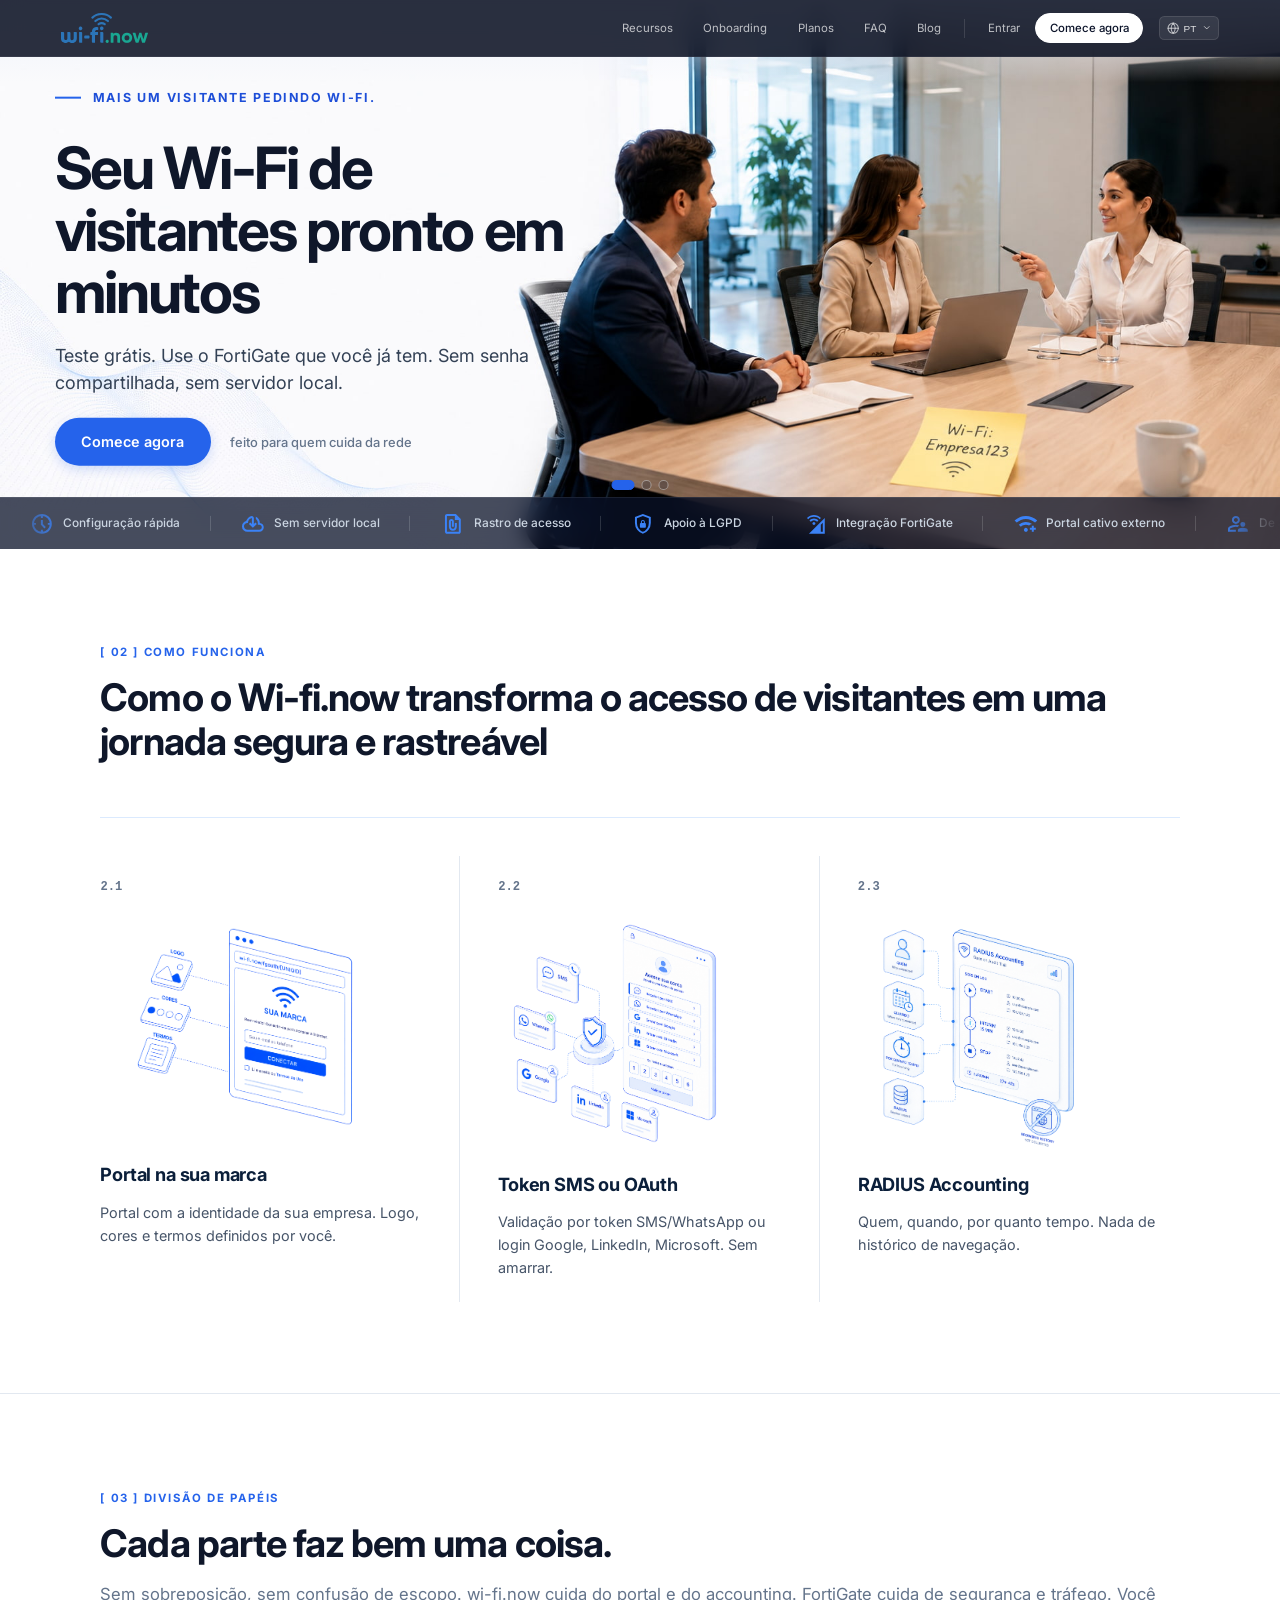
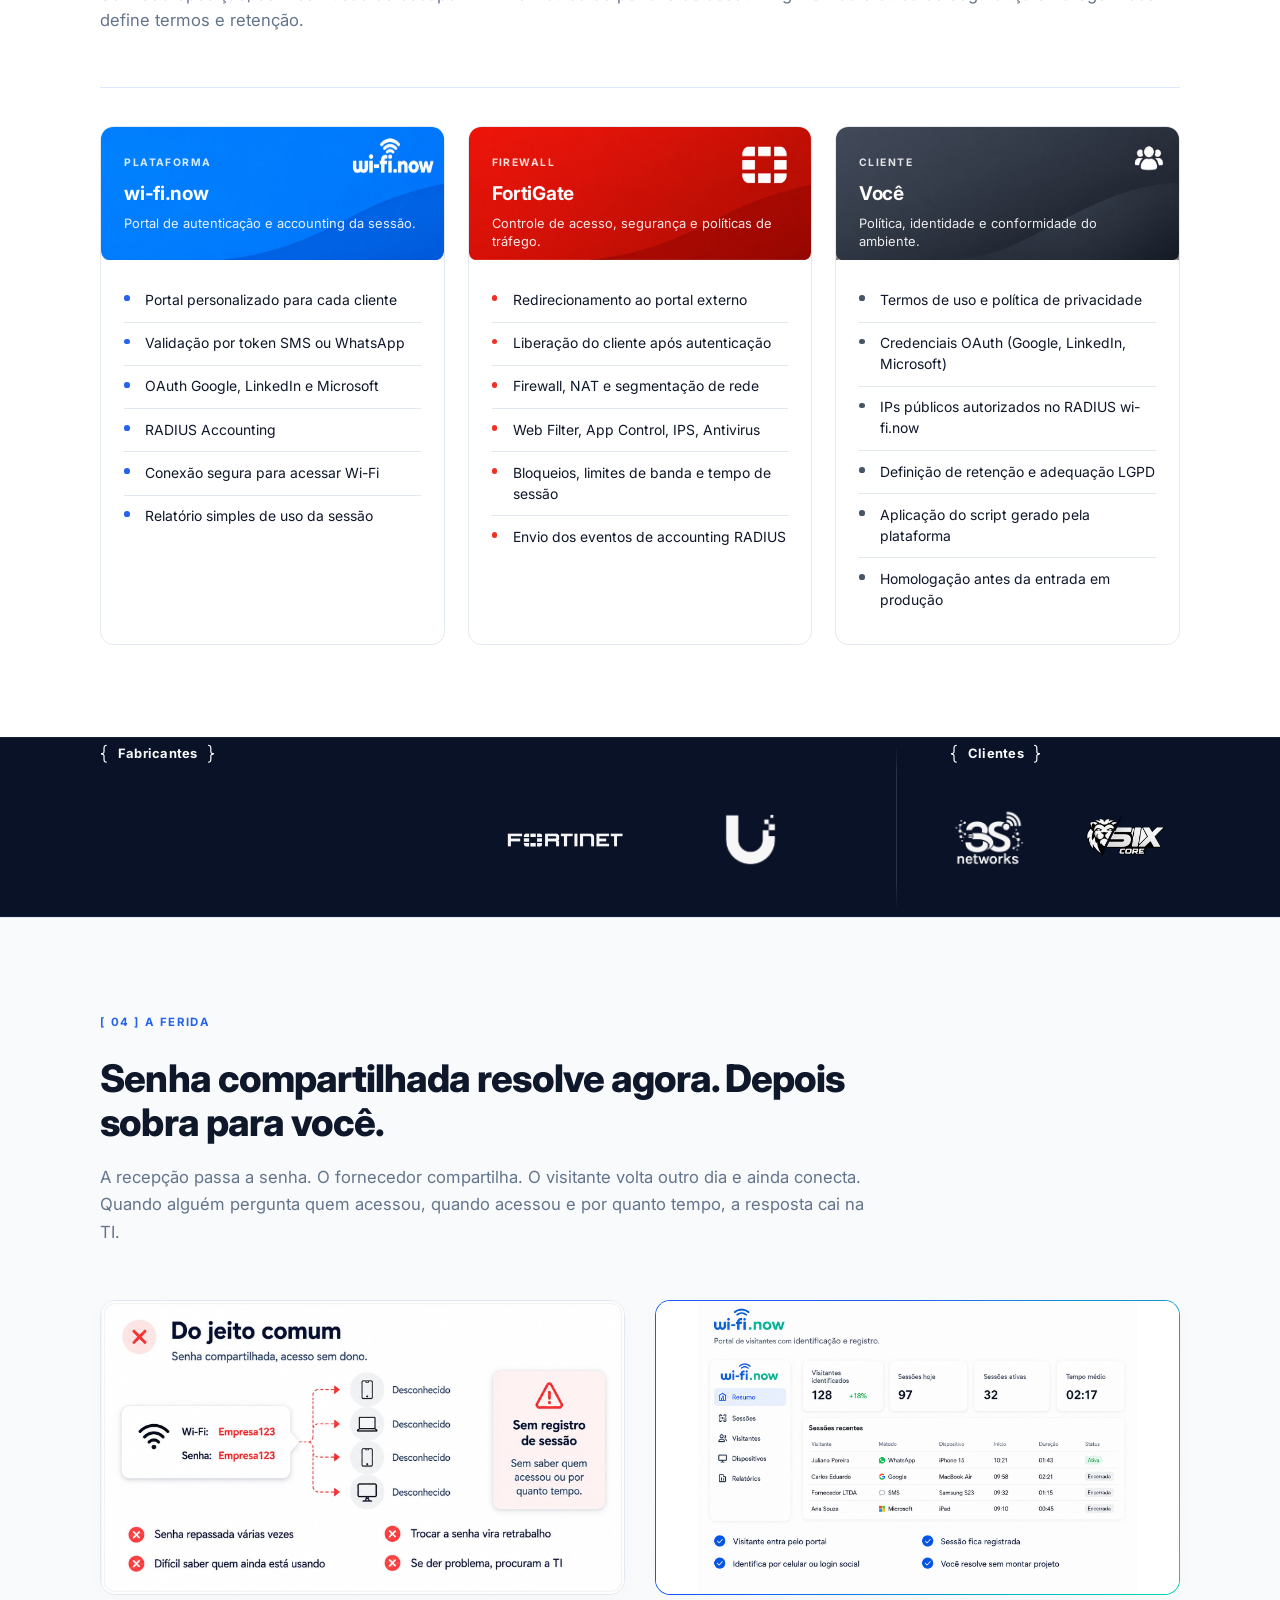
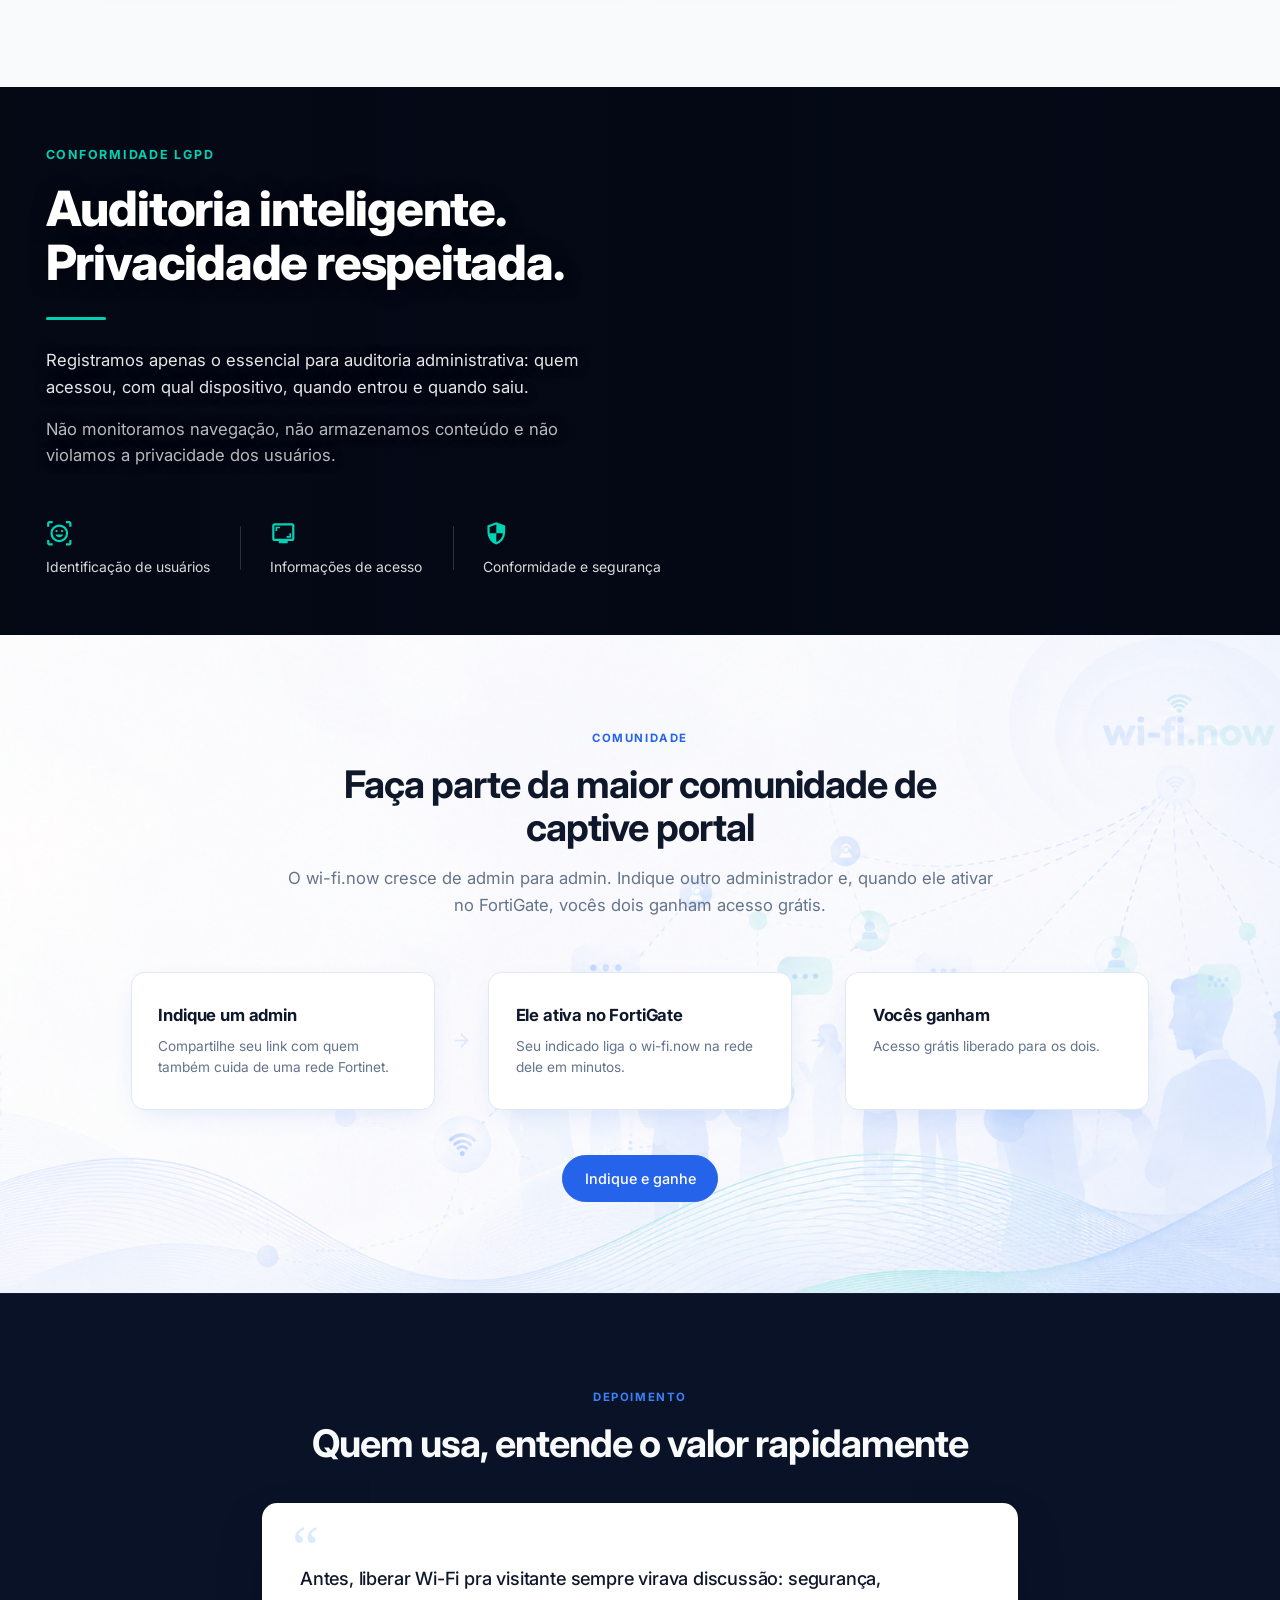
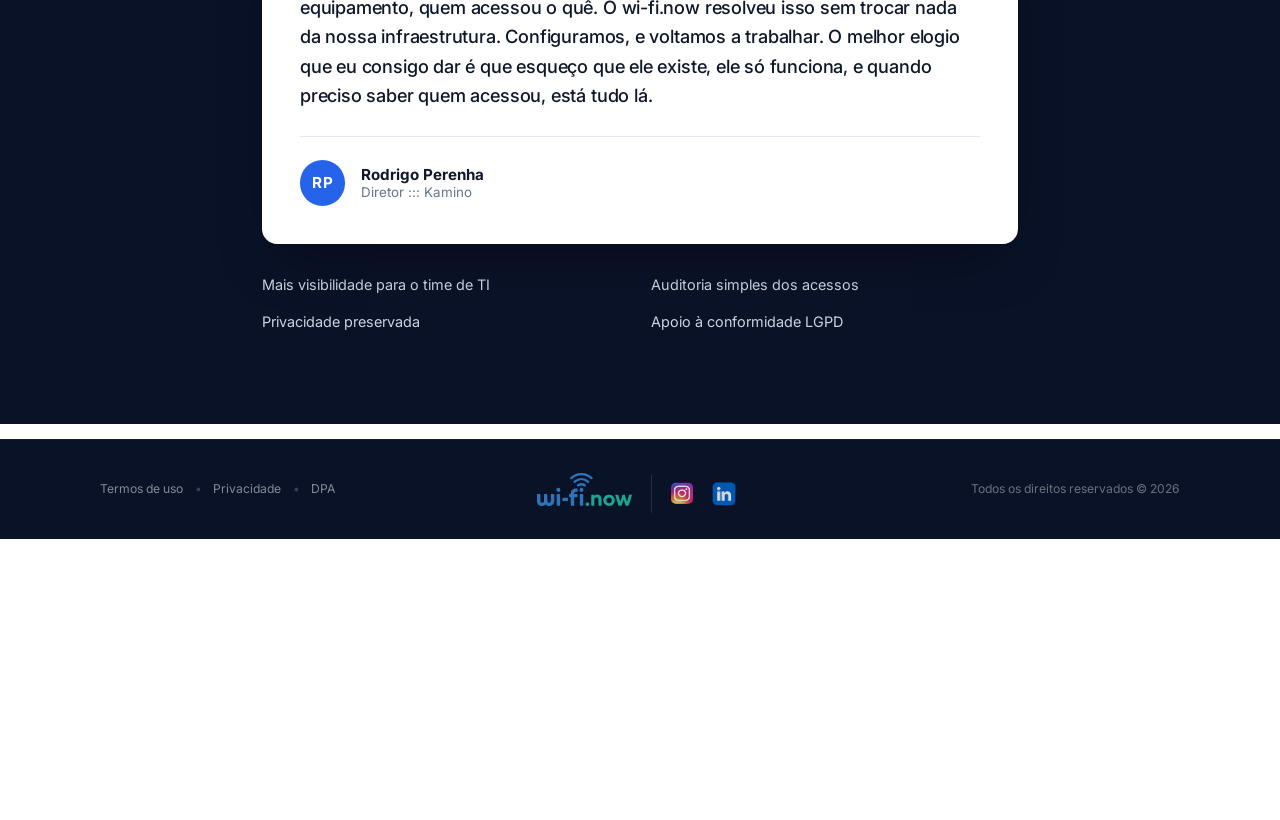
<file: index.html>
<!DOCTYPE html>
<html lang="pt-BR">
<head>
    <meta charset="UTF-8">
    <meta name="viewport" content="width=device-width, initial-scale=1.0">
    <title>wi-fi.now | Captive Portal para FortiGate, Cisco, Ubiquiti e HPE</title>
    <meta name="description" content="Portal cativo externo para FortiGate, Cisco, Ubiquiti e HPE Aruba. Valide acesso por SMS, WhatsApp ou OAuth, com RADIUS Accounting, sem servidor local.">
    <meta name="keywords" content="captive portal fortigate, captive portal cisco, captive portal ubiquiti, captive portal hpe aruba, portal cativo externo, wi-fi para visitantes, guest wi-fi, fortinet, radius accounting, lgpd, marco civil da internet">
    <link rel="canonical" href="https://wi-fi.now/">
    <meta name="robots" content="index, follow">
    <meta name="author" content="wi-fi.now">
    <meta name="theme-color" content="#0b0f19">
    <link rel="icon" type="image/svg+xml" href="assets/logowi-finow.svg">
    <!-- Open Graph / compartilhamento em redes e WhatsApp -->
    <meta property="og:type" content="website">
    <meta property="og:site_name" content="wi-fi.now">
    <meta property="og:title" content="wi-fi.now | Captive Portal para FortiGate, Cisco, Ubiquiti e HPE">
    <meta property="og:description" content="Portal cativo externo para FortiGate, Cisco, Ubiquiti e HPE Aruba, com identificação de visitantes, validação por SMS, WhatsApp ou OAuth e RADIUS Accounting.">
    <meta property="og:url" content="https://wi-fi.now/">
    <meta property="og:locale" content="pt_BR">
    <meta property="og:image" content="https://wi-fi.now/assets/escritorio.jpg">
    <meta property="og:image:secure_url" content="https://wi-fi.now/assets/escritorio.jpg">
    <meta property="og:image:width" content="1200">
    <meta property="og:image:height" content="630">
    <meta property="og:image:alt" content="wi-fi.now, portal cativo externo para FortiGate, Cisco, Ubiquiti e HPE">
    <!-- Twitter / X Card -->
    <meta name="twitter:card" content="summary_large_image">
    <meta name="twitter:title" content="wi-fi.now | Captive Portal para FortiGate, Cisco, Ubiquiti e HPE">
    <meta name="twitter:description" content="Identifique visitantes e registre sessões de Wi-Fi em FortiGate, Cisco, Ubiquiti e HPE Aruba, sem servidor local.">
    <meta name="twitter:image" content="https://wi-fi.now/assets/escritorio.jpg">
    <meta name="twitter:image:alt" content="wi-fi.now, portal cativo externo para FortiGate, Cisco, Ubiquiti e HPE">
    <!-- Idioma / hreflang -->
    <link rel="alternate" hreflang="pt-BR" href="https://wi-fi.now/">
    <link rel="alternate" hreflang="x-default" href="https://wi-fi.now/">
    <script type="application/ld+json">
    {
      "@context": "https://schema.org",
      "@type": "Organization",
      "name": "wi-fi.now",
      "url": "https://wi-fi.now/",
      "logo": "https://wi-fi.now/assets/logowi-finow.svg",
      "description": "Captive portal externo com integração nativa em FortiGate (Fortinet), Cisco, Ubiquiti e HPE Aruba: Wi-Fi de visitantes com validação por token SMS, WhatsApp ou OAuth e accounting RADIUS, com apoio à LGPD e ao Marco Civil da Internet.",
      "knowsAbout": ["FortiGate", "Fortinet", "Cisco", "Ubiquiti", "HPE Aruba", "captive portal", "RADIUS Accounting"]
    }
    </script>
    <link rel="preconnect" href="https://fonts.googleapis.com">
    <link rel="preconnect" href="https://fonts.gstatic.com" crossorigin>
    <link rel="stylesheet" href="styles.css?v=144">
    <link href="https://fonts.googleapis.com/css2?family=Inter:wght@400;500;600;700;800&display=swap" rel="stylesheet">
</head>
<body>
    <!-- Navbar -->
    <nav class="navbar">
        <div class="container nav-container">
            <a href="index.html" class="logo">
                <img src="assets/logowi-finow.svg" alt="wi-fi.now logo">
            </a>
            <div class="nav-right">
                <div class="nav-links" id="nav-links">
                    <a href="recursos.html" data-i18n="header.recursos">Recursos</a>
                    <a href="como-funciona.html" data-i18n="header.onboarding">Onboarding</a>
                    <a href="planos.html" data-i18n="header.planos">Planos</a>
                    <a href="faq.html" data-i18n="header.faq">FAQ</a>
                    <a href="blog/" data-i18n="header.blog">Blog</a>
                    <a href="#" class="nav-mobile-login" data-i18n="header.nav_mobile_login">Entrar</a>
                </div>
                <span class="nav-divider"></span>
                <div class="nav-actions">
                    <a href="#" class="login-link" data-i18n="header.entrar">Entrar</a>
                    <a href="#" class="btn btn-pill" data-i18n="header.comece_agora">Comece agora</a>
                    <div class="language-selector-wrap">
                        <svg class="language-selector-icon" xmlns="http://www.w3.org/2000/svg" width="15" height="15" viewBox="0 0 24 24" fill="none" stroke="currentColor" stroke-width="2" stroke-linecap="round" stroke-linejoin="round" aria-hidden="true"><circle cx="12" cy="12" r="10"></circle><line x1="2" y1="12" x2="22" y2="12"></line><path d="M12 2a15.3 15.3 0 0 1 4 10 15.3 15.3 0 0 1-4 10 15.3 15.3 0 0 1-4-10 15.3 15.3 0 0 1 4-10z"></path></svg>
                        <select id="language-selector" class="language-selector" aria-label="Selecionar idioma">
                            <option value="pt">PT</option>
                            <option value="es">ES</option>
                            <option value="en">EN</option>
                        </select>
                        <svg class="language-selector-caret" xmlns="http://www.w3.org/2000/svg" width="12" height="12" viewBox="0 0 24 24" fill="none" stroke="currentColor" stroke-width="2.5" stroke-linecap="round" stroke-linejoin="round" aria-hidden="true"><polyline points="6 9 12 15 18 9"></polyline></svg>
                    </div>
                </div>
                <button type="button" class="nav-toggle" aria-label="Abrir menu" aria-expanded="false" aria-controls="nav-links">
                    <span></span>
                    <span></span>
                    <span></span>
                </button>
            </div>
        </div>
    </nav>


    <!-- Hero Section -->
    <header class="hero">
        <div class="hero-carousel">
            <!-- Slide 1: Escritorio -->
            <div class="hero-slide active" style="background-image: url('assets/escritorio.jpg');">
                <div class="hero-carousel-overlay"></div>
                <div class="hero-content">
                    <span class="hero-eyebrow" data-i18n="hero.slide1.eyebrow">Mais um visitante pedindo Wi-Fi.</span>
                    <h1 class="hero-title" data-i18n="hero.slide1.titulo">Seu Wi-Fi de visitantes pronto<br>em <span class="text-teal">minutos</span></h1>
                    <p class="hero-subtitle" data-i18n="hero.slide1.subtitulo">Teste grátis. Use o FortiGate que você já tem. Sem senha compartilhada, sem servidor local.</p>
                    <div class="hero-action-group">
                        <a href="#" class="btn-hero-main" data-i18n="hero.cta">Comece agora</a>
                        <span class="hero-hint" data-i18n="hero.slide1.hint">feito para quem cuida da rede</span>
                    </div>
                </div>
            </div>
            
            <!-- Slide 2: Recepção -->
            <div class="hero-slide" style="background-image: url('assets/wifirecp%C3%A7%C3%A3o.jpg');">
                <div class="hero-carousel-overlay"></div>
                <div class="hero-content">
                    <span class="hero-eyebrow" data-i18n="hero.slide2.eyebrow">Senha compartilhada resolve agora. Depois sobra para você.</span>
                    <h1 class="hero-title" data-i18n="hero.slide2.titulo">Saia do improviso<br>antes que vire <span class="text-teal">problema</span></h1>
                    <p class="hero-subtitle" data-i18n="hero.slide2.subtitulo">Coloque o acesso de visitantes no fluxo certo: portal, identificação e registro de sessão, direto no FortiGate que você já conhece.</p>
                    <div class="hero-action-group">
                        <a href="#" class="btn-hero-main" data-i18n="hero.cta">Comece agora</a>
                        <span class="hero-hint" data-i18n="hero.slide2.hint">simples para quem vive rede todos os dias</span>
                    </div>
                </div>
            </div>

            <!-- Slide 3: TI -->
            <div class="hero-slide" style="background-image: url('assets/ti.jpg');">
                <div class="hero-carousel-overlay"></div>
                <div class="hero-content">
                    <span class="hero-eyebrow" data-i18n="hero.slide3.eyebrow">Solução cara demais também é problema.</span>
                    <h1 class="hero-title" data-i18n="hero.slide3.titulo">Wi-Fi de visitantes,<br>de <span class="text-teal">admin para admin</span></h1>
                    <p class="hero-subtitle" data-i18n="hero.slide3.subtitulo">Feito para resolver uma dor comum de quem usa FortiGate, com simplicidade, preço acessível e comunidade em volta.</p>
                    <div class="hero-action-group">
                        <a href="planos.html" class="btn-hero-main" data-i18n="hero.slide3.cta">Ver planos</a>
                        <span class="hero-hint" data-i18n="hero.slide3.hint">uma solução do tamanho da dor</span>
                    </div>
                </div>
            </div>
        </div>
        
        <!-- Hero Carousel Indicators -->
        <div class="hero-indicators">
            <span class="indicator-dot active" data-slide="0"></span>
            <span class="indicator-dot" data-slide="1"></span>
            <span class="indicator-dot" data-slide="2"></span>
        </div>

        <!-- Features Carousel (sobreposto na hero) -->
        <div class="features-carousel">
            <div class="carousel-wrapper">
                <div class="carousel-track">
                    <!-- Itens originais (8 features) -->
                    <div class="carousel-item">
                        <span class="carousel-icon">
                            <svg xmlns="http://www.w3.org/2000/svg" height="24px" viewBox="0 -960 960 960" width="24px" fill="#3B82F6"><path d="M582-298 440-440v-200h80v167l118 118-56 57ZM440-720v-80h80v80h-80Zm280 280v-80h80v80h-80ZM440-160v-80h80v80h-80ZM160-440v-80h80v80h-80ZM480-80q-83 0-156-31.5T197-197q-54-54-85.5-127T80-480q0-83 31.5-156T197-763q54-54 127-85.5T480-880q83 0 156 31.5T763-763q54 54 85.5 127T880-480q0 83-31.5 156T763-197q-54 54-127 85.5T480-80Zm0-80q134 0 227-93t93-227q0-134-93-227t-227-93q-134 0-227 93t-93 227q0 134 93 227t227 93Zm0-320Z"/></svg>
                        </span>
                        <h3>Configuração rápida</h3>
                    </div>
                    <div class="carousel-item">
                        <span class="carousel-icon">
                            <svg xmlns="http://www.w3.org/2000/svg" height="24px" viewBox="0 -960 960 960" width="24px" fill="#3B82F6"><path d="M260-160q-91 0-155.5-63T40-377q0-78 47-139t123-78q17-72 85-137t145-65q33 0 56.5 23.5T520-716v242l64-62 56 56-160 160-160-160 56-56 64 62v-242q-76 14-118 73.5T280-520h-20q-58 0-99 41t-41 99q0 58 41 99t99 41h480q42 0 71-29t29-71q0-42-29-71t-71-29h-60v-80q0-48-22-89.5T600-680v-93q74 35 117 103.5T760-520q69 8 114.5 59.5T920-340q0 75-52.5 127.5T740-160H260Zm220-358Z"/></svg>
                        </span>
                        <h3>Sem servidor local</h3>
                    </div>
                    <div class="carousel-item">
                        <span class="carousel-icon">
                            <svg xmlns="http://www.w3.org/2000/svg" height="24px" viewBox="0 -960 960 960" width="24px" fill="#3B82F6"><path d="M240-80q-33 0-56.5-23.5T160-160v-640q0-33 23.5-56.5T240-880h360l200 200v520q0 33-23.5 56.5T720-80H240Zm0-80h480v-480H560v-160H240v640Zm240-40q67 0 113.5-47T640-360v-160h-80v160q0 33-23 56.5T480-280q-33 0-56.5-23.5T400-360v-220q0-9 6-14.5t14-5.5q9 0 14.5 5.5T440-580v220h80v-220q0-42-29-71t-71-29q-42 0-71 29t-29 71v220q0 66 47 113t113 47ZM240-800v160-160 640-640Z"/></svg>
                        </span>
                        <h3>Rastro de acesso</h3>
                    </div>
                    <div class="carousel-item">
                        <span class="carousel-icon">
                            <svg xmlns="http://www.w3.org/2000/svg" height="24px" viewBox="0 -960 960 960" width="24px" fill="#3B82F6"><path d="M480-80q-139-35-229.5-159.5T160-516v-244l320-120 320 120v244q0 152-90.5 276.5T480-80Zm0-84q104-33 172-132t68-220v-189l-240-90-240 90v189q0 121 68 220t172 132Zm0-316Zm-80 160h160q17 0 28.5-11.5T600-360v-120q0-17-11.5-28.5T560-520v-40q0-33-23.5-56.5T480-640q-33 0-56.5 23.5T400-560v40q-17 0-28.5 11.5T360-480v120q0 17 11.5 28.5T400-320Zm40-200v-40q0-17 11.5-28.5T480-600q17 0 28.5 11.5T520-560v40h-80Z"/></svg>
                        </span>
                        <h3>Apoio à LGPD</h3>
                    </div>
                    <div class="carousel-item">
                        <span class="carousel-icon">
                            <svg xmlns="http://www.w3.org/2000/svg" height="24px" viewBox="0 -960 960 960" width="24px" fill="#3B82F6"><path d="m240-80 640-642v642H240Zm480-80h80v-368l-80 80v288ZM442-436q-24 0-42-18t-18-42q0-24 18-42t42-18q24 0 42 18t18 42q0 24-18 42t-42 18ZM314-568l-52-52q38-38 84-56t96-18q50 0 96 18t84 56l-52 52q-27-27-60-40.5T442-622q-35 0-68 13.5T314-568ZM212-672l-52-50q59-59 132-88.5T442-840q77 0 151 29.5T726-722l-52 50q-48-48-108.5-71T442-766q-63 0-122.5 23T212-672Z"/></svg>
                        </span>
                        <h3>Integração FortiGate</h3>
                    </div>
                    <div class="carousel-item">
                        <span class="carousel-icon">
                            <svg xmlns="http://www.w3.org/2000/svg" height="24px" viewBox="0 -960 960 960" width="24px" fill="#3B82F6"><path d="M720-160v-80h-80v-80h80v-80h80v80h80v80h-80v80h-80ZM109-531l-85-85q92-89 210-136.5T480-800q128 0 246 47.5T936-616l-85 85q-75-72-171-110.5T480-680q-104 0-200 38.5T109-531Zm314.5 347.5Q400-207 400-240t23.5-56.5Q447-320 480-320t56.5 23.5Q560-273 560-240t-23.5 56.5Q513-160 480-160t-56.5-23.5ZM278-362l-84-84q59-55 132.5-84.5T480-560q68 0 131.5 21T729-478q-36 5-66.5 23T609-411q-30-14-62.5-21.5T480-440q-57 0-108.5 20T278-362Z"/></svg>
                        </span>
                        <h3>Portal cativo externo</h3>
                    </div>
                    <div class="carousel-item">
                        <span class="carousel-icon">
                            <svg xmlns="http://www.w3.org/2000/svg" height="24px" viewBox="0 -960 960 960" width="24px" fill="#3B82F6"><path d="M609-389q-29-29-29-71t29-71q29-29 71-29t71 29q29 29 29 71t-29 71q-29 29-71 29t-71-29ZM480-160v-56q0-24 12.5-44.5T528-290q36-15 74.5-22.5T680-320q39 0 77.5 7.5T832-290q23 9 35.5 29.5T880-216v56H480ZM287-527q-47-47-47-113t47-113q47-47 113-47t113 47q47 47 47 113t-47 113q-47 47-113 47t-113-47Zm113-113ZM80-160v-112q0-34 17-62.5t47-43.5q60-30 124.5-46T400-440q35 0 70 6t70 14l-34 34-34 34q-18-5-36-6.5t-36-1.5q-58 0-113.5 14T180-306q-10 5-15 14t-5 20v32h240v80H80Zm320-80Zm56.5-343.5Q480-607 480-640t-23.5-56.5Q433-720 400-720t-56.5 23.5Q320-673 320-640t23.5 56.5Q367-560 400-560t56.5-23.5Z"/></svg>
                        </span>
                        <h3>De admin para admin</h3>
                    </div>
                    <div class="carousel-item">
                        <span class="carousel-icon">
                            <svg xmlns="http://www.w3.org/2000/svg" height="24px" viewBox="0 -960 960 960" width="24px" fill="#3B82F6"><path d="M600-160v-80H440v-200h-80v80H80v-240h280v80h80v-200h160v-80h280v240H600v-80h-80v320h80v-80h280v240H600Zm80-80h120v-80H680v80ZM160-440h120v-80H160v80Zm520-200h120v-80H680v80Zm0 400v-80 80ZM280-440v-80 80Zm400-200v-80 80Z"/></svg>
                        </span>
                        <h3>Sem projeto complexo</h3>
                    </div>
                    <!-- Duplicação para loop contínuo (mesmos 8 itens, mesma ordem) -->
                    <div class="carousel-item">
                        <span class="carousel-icon">
                            <svg xmlns="http://www.w3.org/2000/svg" height="24px" viewBox="0 -960 960 960" width="24px" fill="#3B82F6"><path d="M582-298 440-440v-200h80v167l118 118-56 57ZM440-720v-80h80v80h-80Zm280 280v-80h80v80h-80ZM440-160v-80h80v80h-80ZM160-440v-80h80v80h-80ZM480-80q-83 0-156-31.5T197-197q-54-54-85.5-127T80-480q0-83 31.5-156T197-763q54-54 127-85.5T480-880q83 0 156 31.5T763-763q54 54 85.5 127T880-480q0 83-31.5 156T763-197q-54 54-127 85.5T480-80Zm0-80q134 0 227-93t93-227q0-134-93-227t-227-93q-134 0-227 93t-93 227q0 134 93 227t227 93Zm0-320Z"/></svg>
                        </span>
                        <h3>Configuração rápida</h3>
                    </div>
                    <div class="carousel-item">
                        <span class="carousel-icon">
                            <svg xmlns="http://www.w3.org/2000/svg" height="24px" viewBox="0 -960 960 960" width="24px" fill="#3B82F6"><path d="M260-160q-91 0-155.5-63T40-377q0-78 47-139t123-78q17-72 85-137t145-65q33 0 56.5 23.5T520-716v242l64-62 56 56-160 160-160-160 56-56 64 62v-242q-76 14-118 73.5T280-520h-20q-58 0-99 41t-41 99q0 58 41 99t99 41h480q42 0 71-29t29-71q0-42-29-71t-71-29h-60v-80q0-48-22-89.5T600-680v-93q74 35 117 103.5T760-520q69 8 114.5 59.5T920-340q0 75-52.5 127.5T740-160H260Zm220-358Z"/></svg>
                        </span>
                        <h3>Sem servidor local</h3>
                    </div>
                    <div class="carousel-item">
                        <span class="carousel-icon">
                            <svg xmlns="http://www.w3.org/2000/svg" height="24px" viewBox="0 -960 960 960" width="24px" fill="#3B82F6"><path d="M240-80q-33 0-56.5-23.5T160-160v-640q0-33 23.5-56.5T240-880h360l200 200v520q0 33-23.5 56.5T720-80H240Zm0-80h480v-480H560v-160H240v640Zm240-40q67 0 113.5-47T640-360v-160h-80v160q0 33-23 56.5T480-280q-33 0-56.5-23.5T400-360v-220q0-9 6-14.5t14-5.5q9 0 14.5 5.5T440-580v220h80v-220q0-42-29-71t-71-29q-42 0-71 29t-29 71v220q0 66 47 113t113 47ZM240-800v160-160 640-640Z"/></svg>
                        </span>
                        <h3>Rastro de acesso</h3>
                    </div>
                    <div class="carousel-item">
                        <span class="carousel-icon">
                            <svg xmlns="http://www.w3.org/2000/svg" height="24px" viewBox="0 -960 960 960" width="24px" fill="#3B82F6"><path d="M480-80q-139-35-229.5-159.5T160-516v-244l320-120 320 120v244q0 152-90.5 276.5T480-80Zm0-84q104-33 172-132t68-220v-189l-240-90-240 90v189q0 121 68 220t172 132Zm0-316Zm-80 160h160q17 0 28.5-11.5T600-360v-120q0-17-11.5-28.5T560-520v-40q0-33-23.5-56.5T480-640q-33 0-56.5 23.5T400-560v40q-17 0-28.5 11.5T360-480v120q0 17 11.5 28.5T400-320Zm40-200v-40q0-17 11.5-28.5T480-600q17 0 28.5 11.5T520-560v40h-80Z"/></svg>
                        </span>
                        <h3>Apoio à LGPD</h3>
                    </div>
                    <div class="carousel-item">
                        <span class="carousel-icon">
                            <svg xmlns="http://www.w3.org/2000/svg" height="24px" viewBox="0 -960 960 960" width="24px" fill="#3B82F6"><path d="m240-80 640-642v642H240Zm480-80h80v-368l-80 80v288ZM442-436q-24 0-42-18t-18-42q0-24 18-42t42-18q24 0 42 18t18 42q0 24-18 42t-42 18ZM314-568l-52-52q38-38 84-56t96-18q50 0 96 18t84 56l-52 52q-27-27-60-40.5T442-622q-35 0-68 13.5T314-568ZM212-672l-52-50q59-59 132-88.5T442-840q77 0 151 29.5T726-722l-52 50q-48-48-108.5-71T442-766q-63 0-122.5 23T212-672Z"/></svg>
                        </span>
                        <h3>Integração FortiGate</h3>
                    </div>
                    <div class="carousel-item">
                        <span class="carousel-icon">
                            <svg xmlns="http://www.w3.org/2000/svg" height="24px" viewBox="0 -960 960 960" width="24px" fill="#3B82F6"><path d="M720-160v-80h-80v-80h80v-80h80v80h80v80h-80v80h-80ZM109-531l-85-85q92-89 210-136.5T480-800q128 0 246 47.5T936-616l-85 85q-75-72-171-110.5T480-680q-104 0-200 38.5T109-531Zm314.5 347.5Q400-207 400-240t23.5-56.5Q447-320 480-320t56.5 23.5Q560-273 560-240t-23.5 56.5Q513-160 480-160t-56.5-23.5ZM278-362l-84-84q59-55 132.5-84.5T480-560q68 0 131.5 21T729-478q-36 5-66.5 23T609-411q-30-14-62.5-21.5T480-440q-57 0-108.5 20T278-362Z"/></svg>
                        </span>
                        <h3>Portal cativo externo</h3>
                    </div>
                    <div class="carousel-item">
                        <span class="carousel-icon">
                            <svg xmlns="http://www.w3.org/2000/svg" height="24px" viewBox="0 -960 960 960" width="24px" fill="#3B82F6"><path d="M609-389q-29-29-29-71t29-71q29-29 71-29t71 29q29 29 29 71t-29 71q-29 29-71 29t-71-29ZM480-160v-56q0-24 12.5-44.5T528-290q36-15 74.5-22.5T680-320q39 0 77.5 7.5T832-290q23 9 35.5 29.5T880-216v56H480ZM287-527q-47-47-47-113t47-113q47-47 113-47t113 47q47 47 47 113t-47 113q-47 47-113 47t-113-47Zm113-113ZM80-160v-112q0-34 17-62.5t47-43.5q60-30 124.5-46T400-440q35 0 70 6t70 14l-34 34-34 34q-18-5-36-6.5t-36-1.5q-58 0-113.5 14T180-306q-10 5-15 14t-5 20v32h240v80H80Zm320-80Zm56.5-343.5Q480-607 480-640t-23.5-56.5Q433-720 400-720t-56.5 23.5Q320-673 320-640t23.5 56.5Q367-560 400-560t56.5-23.5Z"/></svg>
                        </span>
                        <h3>De admin para admin</h3>
                    </div>
                    <div class="carousel-item">
                        <span class="carousel-icon">
                            <svg xmlns="http://www.w3.org/2000/svg" height="24px" viewBox="0 -960 960 960" width="24px" fill="#3B82F6"><path d="M600-160v-80H440v-200h-80v80H80v-240h280v80h80v-200h160v-80h280v240H600v-80h-80v320h80v-80h280v240H600Zm80-80h120v-80H680v80ZM160-440h120v-80H160v80Zm520-200h120v-80H680v80Zm0 400v-80 80ZM280-440v-80 80Zm400-200v-80 80Z"/></svg>
                        </span>
                        <h3>Sem projeto complexo</h3>
                    </div>
                </div>
            </div>
        </div>
    </header>

    <!-- Banner Section -->
    <section class="banner-fcs">
        <div class="container banner-container">
            <div class="banner-left">
                <div class="fcs-logo">
                    <img src="assets/ChatGPT%20Image%2018%20de%20mai.%20de%202026%2C%2016_57_42%20(1).png" alt="FCS Brasil 2026" class="fcs-logo-img" loading="lazy" decoding="async">
                </div>
                <div class="banner-text">
                    <h2 data-i18n="banner_fcs.titulo">Encontre a gente no FCS 2026</h2>
                    <p data-i18n="banner_fcs.descricao">Conheça o Wi-fi.now e veja como modernizar o acesso Wi-Fi para visitantes.</p>
                </div>
            </div>
            <a href="https://events.fortinet.com/cybersecuritysummit26/begin?ref=fxo%E2%80%8B" target="_blank" rel="noopener" class="btn-cta">
                <span class="btn-cta-text">Inscreva-se</span>
                <span class="btn-cta-arrow">
                    <svg width="18" height="18" viewBox="0 0 24 24" fill="none" stroke="currentColor" stroke-width="2.5" stroke-linecap="round" stroke-linejoin="round"><line x1="5" y1="12" x2="19" y2="12"></line><polyline points="12 5 19 12 12 19"></polyline></svg>
                </span>
                <span class="btn-cta-shine"></span>
            </a>
        </div>
    </section>

    <!-- 1. Pilares -->
    <section class="ln-pillars">
        <div class="container">
            <div class="ln-section-head">
                <span class="ln-eyebrow">[ 02 ] COMO FUNCIONA</span>
                <h2>Como o Wi-fi.now transforma o acesso de visitantes em uma jornada segura e rastreável</h2>
            </div>
            <div class="ln-pillars-grid">
                <div class="ln-pillar">
                    <span class="ln-pillar-num">2.1</span>
                    <img src="assets/imag.png" alt="Portal na sua marca" class="pillar-image" loading="lazy" decoding="async">
                    <h3 data-i18n="pilares.portal_marca">Portal na sua marca</h3>
                    <p data-i18n="pilares.portal_marca_desc">Portal com a identidade da sua empresa. Logo, cores e termos definidos por você.</p>
                </div>
                <div class="ln-pillar">
                    <span class="ln-pillar-num">2.2</span>
                    <img src="assets/linkedi.png" alt="Token SMS ou OAuth" class="pillar-image" loading="lazy" decoding="async">
                    <h3 data-i18n="pilares.token_auth">Token SMS ou OAuth</h3>
                    <p data-i18n="pilares.token_auth_desc">Validação por token SMS/WhatsApp ou login Google, LinkedIn, Microsoft. Sem amarrar.</p>
                </div>
                <div class="ln-pillar">
                    <span class="ln-pillar-num">2.3</span>
                    <img src="assets/radius.png" alt="Accounting RADIUS" class="pillar-image" loading="lazy" decoding="async">
                    <h3 data-i18n="pilares.radius">RADIUS Accounting</h3>
                    <p data-i18n="pilares.radius_desc">Quem, quando, por quanto tempo. Nada de histórico de navegação.</p>
                </div>
            </div>
        </div>
    </section>

    <!-- 3. Divisão de responsabilidades -->
    <section class="ln-resp">
        <div class="container">
            <div class="ln-section-head">
                <span class="ln-eyebrow" data-i18n="resp.eyebrow">[ 03 ] DIVISÃO DE PAPÉIS</span>
                <h2 data-i18n="resp.titulo">Cada parte faz bem uma coisa.</h2>
                <p data-i18n="resp.descricao">Sem sobreposição, sem confusão de escopo. wi-fi.now cuida do portal e do accounting. FortiGate cuida de segurança e tráfego. Você define termos e retenção.</p>
            </div>
            <div class="ln-resp-grid">
                <div class="ln-resp-col ln-resp-col-wifi">
                    <div class="ln-resp-header">
                        <span class="ln-resp-eyebrow" data-i18n="resp.wifi.label">Plataforma</span>
                        <h3 class="ln-resp-name" data-i18n="resp.wifi.name">wi-fi.now</h3>
                        <p class="ln-resp-tag" data-i18n="resp.wifi.tag">Portal de autenticação e accounting da sessão.</p>
                    </div>
                    <div class="ln-resp-body">
                        <ul>
                            <li data-i18n="resp.wifi.item1">Portal personalizado para cada cliente</li>
                            <li data-i18n="resp.wifi.item2">Validação por token SMS ou WhatsApp</li>
                            <li data-i18n="resp.wifi.item3">OAuth Google, LinkedIn e Microsoft</li>
                            <li data-i18n="resp.wifi.item4">RADIUS Accounting</li>
                            <li data-i18n="resp.wifi.item5">Conexão segura para acessar Wi-Fi</li>
                            <li data-i18n="resp.wifi.item6">Relatório simples de uso da sessão</li>
                        </ul>
                    </div>
                </div>
                <div class="ln-resp-col ln-resp-col-forti">
                    <div class="ln-resp-header">
                        <span class="ln-resp-eyebrow" data-i18n="resp.forti.label">Firewall</span>
                        <h3 class="ln-resp-name" data-i18n="resp.forti.name">FortiGate</h3>
                        <p class="ln-resp-tag" data-i18n="resp.forti.tag">Controle de acesso, segurança e políticas de tráfego.</p>
                    </div>
                    <div class="ln-resp-body">
                        <ul>
                            <li data-i18n="resp.forti.item1">Redirecionamento ao portal externo</li>
                            <li data-i18n="resp.forti.item2">Liberação do cliente após autenticação</li>
                            <li data-i18n="resp.forti.item3">Firewall, NAT e segmentação de rede</li>
                            <li data-i18n="resp.forti.item4">Web Filter, App Control, IPS, Antivirus</li>
                            <li data-i18n="resp.forti.item5">Bloqueios, limites de banda e tempo de sessão</li>
                            <li data-i18n="resp.forti.item6">Envio dos eventos de accounting RADIUS</li>
                        </ul>
                    </div>
                </div>
                <div class="ln-resp-col ln-resp-col-you">
                    <div class="ln-resp-header">
                        <span class="ln-resp-eyebrow" data-i18n="resp.you.label">Cliente</span>
                        <h3 class="ln-resp-name" data-i18n="resp.you.name">Você</h3>
                        <p class="ln-resp-tag" data-i18n="resp.you.tag">Política, identidade e conformidade do ambiente.</p>
                    </div>
                    <div class="ln-resp-body">
                        <ul>
                            <li data-i18n="resp.you.item1">Termos de uso e política de privacidade</li>
                            <li data-i18n="resp.you.item2">Credenciais OAuth (Google, LinkedIn, Microsoft)</li>
                            <li data-i18n="resp.you.item3">IPs públicos autorizados no RADIUS wi-fi.now</li>
                        <li data-i18n="resp.you.item4">Definição de retenção e adequação LGPD</li>
                            <li data-i18n="resp.you.item5">Aplicação do script gerado pela plataforma</li>
                            <li data-i18n="resp.you.item6">Homologação antes da entrada em produção</li>
                        </ul>
                    </div>
                </div>
            </div>
        </div>
    </section>

    <!-- Compatibilidade com fabricantes + Clientes -->
    <section class="ln-brands">
        <div class="container">
          <div class="ln-brands-split">
            <!-- Fabricantes -->
            <div class="ln-brands-group ln-brands-group--makers">
            <div class="ln-brands-label">
                <span class="ln-brands-brace" aria-hidden="true">{</span>
                <span data-i18n="brands.fabricantes">Fabricantes</span>
                <span class="ln-brands-brace" aria-hidden="true">}</span>
            </div>
            <div class="ln-brands-carousel" aria-label="Fabricantes compatíveis">
                <div class="ln-brands-slot" data-variant="up">
                    <img src="assets/logosfornecedores/aruba-Photoroom.png" alt="HPE Aruba – captive portal wi-fi.now compatível com HPE Aruba" class="logo-hpe is-active" loading="lazy" decoding="async">
                    <img src="assets/logosfornecedores/cisco-Photoroom.png" alt="Cisco – captive portal wi-fi.now compatível com Cisco" class="logo-cisco" loading="lazy" decoding="async">
                    <img src="assets/logosfornecedores/fortinte-Photoroom.png" alt="Fortinet FortiGate – captive portal wi-fi.now compatível com FortiGate" class="logo-fortinet" loading="lazy" decoding="async">
                    <img src="assets/logosfornecedores/ubiquti-Photoroom.png" alt="Ubiquiti – captive portal wi-fi.now compatível com Ubiquiti" class="logo-ubiquiti" loading="lazy" decoding="async">
                </div>
                <div class="ln-brands-slot" data-variant="down">
                    <img src="assets/logosfornecedores/aruba-Photoroom.png" alt="HPE Aruba – captive portal wi-fi.now compatível com HPE Aruba" class="logo-hpe" loading="lazy" decoding="async">
                    <img src="assets/logosfornecedores/cisco-Photoroom.png" alt="Cisco – captive portal wi-fi.now compatível com Cisco" class="logo-cisco is-active" loading="lazy" decoding="async">
                    <img src="assets/logosfornecedores/fortinte-Photoroom.png" alt="Fortinet FortiGate – captive portal wi-fi.now compatível com FortiGate" class="logo-fortinet" loading="lazy" decoding="async">
                    <img src="assets/logosfornecedores/ubiquti-Photoroom.png" alt="Ubiquiti – captive portal wi-fi.now compatível com Ubiquiti" class="logo-ubiquiti" loading="lazy" decoding="async">
                </div>
                <div class="ln-brands-slot" data-variant="side">
                    <img src="assets/logosfornecedores/aruba-Photoroom.png" alt="HPE Aruba – captive portal wi-fi.now compatível com HPE Aruba" class="logo-hpe" loading="lazy" decoding="async">
                    <img src="assets/logosfornecedores/cisco-Photoroom.png" alt="Cisco – captive portal wi-fi.now compatível com Cisco" class="logo-cisco" loading="lazy" decoding="async">
                    <img src="assets/logosfornecedores/fortinte-Photoroom.png" alt="Fortinet FortiGate – captive portal wi-fi.now compatível com FortiGate" class="logo-fortinet is-active" loading="lazy" decoding="async">
                    <img src="assets/logosfornecedores/ubiquti-Photoroom.png" alt="Ubiquiti – captive portal wi-fi.now compatível com Ubiquiti" class="logo-ubiquiti" loading="lazy" decoding="async">
                </div>
                <div class="ln-brands-slot" data-variant="reveal">
                    <img src="assets/logosfornecedores/aruba-Photoroom.png" alt="HPE Aruba – captive portal wi-fi.now compatível com HPE Aruba" class="logo-hpe" loading="lazy" decoding="async">
                    <img src="assets/logosfornecedores/cisco-Photoroom.png" alt="Cisco – captive portal wi-fi.now compatível com Cisco" class="logo-cisco" loading="lazy" decoding="async">
                    <img src="assets/logosfornecedores/fortinte-Photoroom.png" alt="Fortinet FortiGate – captive portal wi-fi.now compatível com FortiGate" class="logo-fortinet" loading="lazy" decoding="async">
                    <img src="assets/logosfornecedores/ubiquti-Photoroom.png" alt="Ubiquiti – captive portal wi-fi.now compatível com Ubiquiti" class="logo-ubiquiti is-active" loading="lazy" decoding="async">
                </div>
            </div>
            </div>

            <!-- Divisória -->
            <div class="ln-brands-divider" aria-hidden="true"></div>

            <!-- Clientes -->
            <div class="ln-brands-group ln-brands-group--clients">
                <div class="ln-brands-label">
                    <span class="ln-brands-brace" aria-hidden="true">{</span>
                    <span data-i18n="brands.clientes">Clientes</span>
                    <span class="ln-brands-brace" aria-hidden="true">}</span>
                </div>
                <div class="ln-brands-clients">
                    <img src="assets/3spretaca-Photoroom.png" alt="3S Networks – cliente wi-fi.now" class="ln-client-logo ln-client-3s" loading="lazy" decoding="async">
                    <img src="assets/sixcore_leao_branco.png" alt="Sixcore – cliente wi-fi.now" class="ln-client-logo ln-client-sixcore" loading="lazy" decoding="async">
                </div>
            </div>
          </div>
        </div>
    </section>

    <!-- Nova abordagem -->
    <section class="ln-approach">
        <div class="container">
            <div class="ln-section-head-left">
                <span class="ln-eyebrow" data-i18n="approach.eyebrow">[ 04 ] A FERIDA</span>
                <h2 data-i18n="approach.titulo">Senha compartilhada resolve agora.<br>Depois <span class="text-teal">sobra para você.</span></h2>
                <p class="section-desc" data-i18n="approach.descricao">A recepção passa a senha. O fornecedor compartilha. O visitante volta outro dia e ainda conecta. Quando alguém pergunta quem acessou, quando acessou e por quanto tempo, a resposta cai na TI.</p>
            </div>

            <div class="approach-grid">
                <!-- Do jeito comum -->
                <div class="approach-card common-way">
                    <!-- Placeholder de imagem 16:9 (substituir o src depois) -->
                    <div class="approach-media">
                        <img src="assets/layout%202.jpg" alt="" loading="lazy" decoding="async" onerror="this.style.display='none';">
                    </div>
                </div>

                <!-- Com wi-fi.now -->
                <div class="approach-card wifi-now-way">
                    <!-- Placeholder de imagem 16:9 (substituir o src depois) -->
                    <div class="approach-media">
                        <img src="assets/layout1.jpg" alt="" loading="lazy" decoding="async" onerror="this.style.display='none';">
                    </div>
                </div>
            </div>
        </div>
    </section>


    <!-- 5. LGPD / Auditoria transparente (vídeo de fundo) -->
    <section class="ln-video">
        <video class="ln-video-bg" autoplay muted loop playsinline preload="metadata" aria-hidden="true">
            <source src="assets/d2ddd6e7d724b250442cc6b541d08a4e.mp4" type="video/mp4">
        </video>
        <div class="ln-video-overlay"></div>
        <div class="ln-video-content">
            <span class="ln-video-eyebrow" data-i18n="lgpd.eyebrow">
                Conformidade LGPD
            </span>
            <h2 data-i18n="lgpd.titulo">Auditoria inteligente.<br>Privacidade <span class="ln-video-hl">respeitada.</span></h2>
            <span class="ln-video-divider"></span>
            <p class="ln-video-lead" data-i18n="lgpd.lead">Registramos apenas o essencial para auditoria administrativa: <strong>quem acessou, com qual dispositivo, quando entrou e quando saiu.</strong></p>
            <p class="ln-video-sub" data-i18n="lgpd.sub">Não monitoramos navegação, não armazenamos conteúdo e não violamos a privacidade dos usuários.</p>
            <div class="ln-video-features">
                <div class="ln-video-feature">
                    <span class="ln-video-feature-icon">
                        <svg xmlns="http://www.w3.org/2000/svg" height="28px" viewBox="0 -960 960 960" width="28px" fill="#04D2B4"><path d="M707-707q93 93 93 227t-93 227q-93 93-227 93t-227-93q-93-93-93-227t93-227q93-93 227-93t227 93Zm-57 397q70-70 70-170t-70-170q-70-70-170-70t-170 70q-70 70-70 170t70 170q70 70 170 70t170-70Zm-84-57.5q38-27.5 54-72.5H340q16 45 54 72.5t86 27.5q48 0 86-27.5Zm-214.5-164Q363-520 380-520t28.5-11.5Q420-543 420-560t-11.5-28.5Q397-600 380-600t-28.5 11.5Q340-577 340-560t11.5 28.5Zm200 0Q563-520 580-520t28.5-11.5Q620-543 620-560t-11.5-28.5Q597-600 580-600t-28.5 11.5Q540-577 540-560t11.5 28.5ZM40-720v-120q0-33 23.5-56.5T120-920h120v80H120v120H40ZM240-40H120q-33 0-56.5-23.5T40-120v-120h80v120h120v80Zm480 0v-80h120v-120h80v120q0 33-23.5 56.5T840-40H720Zm120-680v-120H720v-80h120q33 0 56.5 23.5T920-840v120h-80ZM480-480Z"/></svg>
                    </span>
                    <span class="ln-video-feature-label" data-i18n="lgpd.feature1">Identificação<br>de usuários</span>
                </div>
                <div class="ln-video-feature">
                    <span class="ln-video-feature-icon">
                        <svg xmlns="http://www.w3.org/2000/svg" height="28px" viewBox="0 -960 960 960" width="28px" fill="#04D2B4"><path d="M600-320h160v-160h-60v100H600v60ZM200-560h60v-100h100v-60H200v160Zm120 440v-80H160q-33 0-56.5-23.5T80-280v-480q0-33 23.5-56.5T160-840h640q33 0 56.5 23.5T880-760v480q0 33-23.5 56.5T800-200H640v80H320ZM160-280h640v-480H160v480Zm0 0v-480 480Z"/></svg>
                    </span>
                    <span class="ln-video-feature-label" data-i18n="lgpd.feature2">Informações<br>de acesso</span>
                </div>
                <div class="ln-video-feature">
                    <span class="ln-video-feature-icon">
                        <svg xmlns="http://www.w3.org/2000/svg" height="28px" viewBox="0 -960 960 960" width="28px" fill="#04D2B4"><path d="M480-80q-139-35-229.5-159.5T160-516v-244l320-120 320 120v244q0 152-90.5 276.5T480-80Zm0-84q97-30 162-118.5T718-480H480v-315l-240 90v207q0 7 2 18h238v316Z"/></svg>
                    </span>
                    <span class="ln-video-feature-label" data-i18n="lgpd.feature3">Conformidade<br>e segurança</span>
                </div>
            </div>
        </div>
    </section>

    <!-- 6. Comunidade (programa de indicacao) -->
    <section class="ln-flow" style="background-image: url('assets/comunidade.jpg'); background-size: cover; background-position: center;">
        <div class="container">
            <div class="ln-section-head">
                <span class="ln-eyebrow" data-i18n="comunidade.eyebrow">Comunidade</span>
                <h2 data-i18n="comunidade.titulo">Faça parte da maior comunidade de captive portal</h2>
                <p data-i18n="comunidade.descricao">O wi-fi.now cresce de admin para admin. Indique outro administrador e, quando ele ativar no FortiGate, vocês dois ganham acesso grátis.</p>
            </div>
            <div class="ln-flow-grid">
                <div class="ln-flow-card">
                    <h3 data-i18n="comunidade.passo_1">Indique um admin</h3>
                    <p data-i18n="comunidade.passo_1_desc">Compartilhe seu link com quem também cuida de uma rede Fortinet.</p>
                </div>

                <div class="ln-flow-arrow">
                    <svg width="22" height="22" viewBox="0 0 24 24" fill="none" stroke="currentColor" stroke-width="2" stroke-linecap="round" stroke-linejoin="round"><line x1="5" y1="12" x2="19" y2="12"/><polyline points="12 5 19 12 12 19"/></svg>
                </div>

                <div class="ln-flow-card">
                    <h3 data-i18n="comunidade.passo_2">Ele ativa no FortiGate</h3>
                    <p data-i18n="comunidade.passo_2_desc">Seu indicado liga o wi-fi.now na rede dele em minutos.</p>
                </div>

                <div class="ln-flow-arrow">
                    <svg width="22" height="22" viewBox="0 0 24 24" fill="none" stroke="currentColor" stroke-width="2" stroke-linecap="round" stroke-linejoin="round"><line x1="5" y1="12" x2="19" y2="12"/><polyline points="12 5 19 12 12 19"/></svg>
                </div>

                <div class="ln-flow-card">
                    <h3 data-i18n="comunidade.passo_3">Vocês ganham</h3>
                    <p data-i18n="comunidade.passo_3_desc">Acesso grátis liberado para os dois.</p>
                </div>
            </div>
            <div class="text-center" style="margin-top: 3rem;">
                <a href="#" class="btn btn-primary" data-i18n="comunidade.cta">Indique e ganhe</a>
            </div>
        </div>
    </section>

    <!-- 7. Depoimento -->
    <section class="ln-testimonial">
        <div class="container ln-testimonial-container">
            <div class="ln-section-head">
                <span class="ln-eyebrow" data-i18n="testimonial.eyebrow">Depoimento</span>
                <h2 data-i18n="testimonial.titulo">Quem usa, entende o valor rapidamente</h2>
            </div>

            <figure class="ln-quote-card">
                <blockquote data-i18n="testimonial.quote">Antes, liberar Wi-Fi pra visitante sempre virava discussão: segurança, equipamento, quem acessou o quê. O wi-fi.now resolveu isso sem trocar nada da nossa infraestrutura. Configuramos, e voltamos a trabalhar. O melhor elogio que eu consigo dar é que esqueço que ele existe, ele só funciona, e quando preciso saber quem acessou, está tudo lá.</blockquote>
                <figcaption class="ln-quote-author">
                    <span class="ln-quote-avatar">RP</span>
                    <span class="ln-quote-author-info">
                        <strong data-i18n="testimonial.author">Rodrigo Perenha</strong>
                        <span data-i18n="testimonial.role">Diretor ::: Kamino</span>
                    </span>
                </figcaption>
            </figure>

            <ul class="ln-quote-highlights">
                <li data-i18n="testimonial.highlight1">
                    <span class="ln-quote-check">
                        <svg xmlns="http://www.w3.org/2000/svg" height="24px" viewBox="0 -960 960 960" width="24px" fill="#3b82f6"><path d="M268-240 42-466l57-56 170 170 56 56-57 56Zm226 0L268-466l56-57 170 170 368-368 56 57-424 424Zm0-226-57-56 198-198 57 56-198 198Z"/></svg>
                    </span>
                    Mais visibilidade para o time de TI
                </li>
                <li data-i18n="testimonial.highlight2">
                    <span class="ln-quote-check">
                        <svg xmlns="http://www.w3.org/2000/svg" height="24px" viewBox="0 -960 960 960" width="24px" fill="#3b82f6"><path d="M268-240 42-466l57-56 170 170 56 56-57 56Zm226 0L268-466l56-57 170 170 368-368 56 57-424 424Zm0-226-57-56 198-198 57 56-198 198Z"/></svg>
                    </span>
                    Auditoria simples dos acessos
                </li>
                <li data-i18n="testimonial.highlight3">
                    <span class="ln-quote-check">
                        <svg xmlns="http://www.w3.org/2000/svg" height="24px" viewBox="0 -960 960 960" width="24px" fill="#3b82f6"><path d="M268-240 42-466l57-56 170 170 56 56-57 56Zm226 0L268-466l56-57 170 170 368-368 56 57-424 424Zm0-226-57-56 198-198 57 56-198 198Z"/></svg>
                    </span>
                    Privacidade preservada
                </li>
                <li data-i18n="testimonial.highlight4">
                    <span class="ln-quote-check">
                        <svg xmlns="http://www.w3.org/2000/svg" height="24px" viewBox="0 -960 960 960" width="24px" fill="#3b82f6"><path d="M268-240 42-466l57-56 170 170 56 56-57 56Zm226 0L268-466l56-57 170 170 368-368 56 57-424 424Zm0-226-57-56 198-198 57 56-198 198Z"/></svg>
                    </span>
                    Apoio à conformidade LGPD
                </li>
            </ul>
        </div>
    </section>

    <!-- Parceria: 3S Networks -->
    <section class="ln-feature ln-partner">
        <div class="container">
            <div class="ln-feature-text ln-partner-text">
                <span class="ln-eyebrow" data-i18n="partner.eyebrow">[ PARCERIA ]</span>
                <div class="ln-partner-centered">
                    <h2 data-i18n-html="partner.titulo"><img src="assets/3spreta-Photoroom.png" alt="3S Networks" class="partner-title-logo partner-title-logo-3s"> implanta o <span class="nowrap"><img src="assets/logowi-finow.svg" alt="wi-fi.now" class="partner-title-logo partner-title-logo-wifinow"></span> na sua rede</h2>
                    <p data-i18n="partner.descricao">A 3S Networks é parceira certificada de implantação do wi-fi.now: instala, configura e homologa o portal cativo direto na infraestrutura do cliente, unindo know-how em redes à nossa plataforma de autenticação e accounting.</p>
                </div>
                <a href="https://www.3snetworks.com.br/" target="_blank" rel="noopener" class="ln-link-arrow ln-partner-cta" data-i18n="partner.link">Conhecer a 3S Networks &rsaquo;</a>
            </div>
        </div>
    </section>

    <!-- Footer -->
    <footer class="footer">
        <div class="container footer-container">
            <div class="footer-left">
                <a href="termos.html" data-i18n="footer.termos">Termos</a>
                <span class="footer-bullet">•</span>
                <a href="privacidade.html" data-i18n="footer.privacidade">Privacidade</a>
                <span class="footer-bullet">•</span>
                <a href="dpa.html">DPA</a>
            </div>
            <div class="footer-center">
                <a href="index.html" class="footer-logo">
                    <img src="assets/logowi-finow.svg" alt="wi-fi.now logo" loading="lazy" decoding="async">
                </a>
                <div class="footer-social">
                    <a href="https://www.instagram.com/wifi.now_/" target="_blank" rel="noopener" aria-label="Instagram">
                        <img src="assets/insta.png" alt="Instagram" loading="lazy" decoding="async">
                    </a>
                    <a href="https://www.linkedin.com/company/wi-finow/" target="_blank" rel="noopener" aria-label="LinkedIn">
                        <img src="assets/linkedin.webp" alt="LinkedIn" class="footer-social-linkedin" loading="lazy" decoding="async">
                    </a>
                </div>
            </div>
            <div class="footer-right">
                <span class="copyright" data-i18n="footer.copyright">Todos os direitos reservados © 2026</span>
            </div>
        </div>
    </footer>

    <script>
        document.addEventListener('DOMContentLoaded', () => {
            // Menu mobile (hamburguer)
            const navbar = document.querySelector('.navbar');
            const navToggle = document.querySelector('.nav-toggle');
            if (navToggle && navbar) {
                navToggle.addEventListener('click', () => {
                    const isOpen = navbar.classList.toggle('nav-open');
                    navToggle.setAttribute('aria-expanded', isOpen ? 'true' : 'false');
                    navToggle.setAttribute('aria-label', isOpen ? 'Fechar menu' : 'Abrir menu');
                });
                // Fecha o menu ao clicar em um link
                navbar.querySelectorAll('.nav-links a').forEach(link => {
                    link.addEventListener('click', () => {
                        navbar.classList.remove('nav-open');
                        navToggle.setAttribute('aria-expanded', 'false');
                    });
                });
            }

            const slides = document.querySelectorAll('.hero-slide');
            const dots = document.querySelectorAll('.indicator-dot');
            
            if (slides.length > 0) {
                let currentSlide = 0;
                let timer = null;
                
                function showSlide(index) {
                    if (index === currentSlide || !slides[index]) return;
                    slides[currentSlide].classList.remove('active');
                    if (dots.length > currentSlide) {
                        dots[currentSlide].classList.remove('active');
                    }
                    currentSlide = index;
                    slides[currentSlide].classList.add('active');
                    if (dots.length > currentSlide) {
                        dots[currentSlide].classList.add('active');
                    }
                }
                
                function startAutoPlay() {
                    stopAutoPlay();
                    timer = setInterval(() => {
                        let nextSlide = (currentSlide + 1) % slides.length;
                        showSlide(nextSlide);
                    }, 3000);
                }
                
                function stopAutoPlay() {
                    if (timer) clearInterval(timer);
                }
                
                // Add click events to dots
                dots.forEach(dot => {
                    dot.addEventListener('click', () => {
                        const index = parseInt(dot.dataset.slide, 10);
                        showSlide(index);
                        // Don't auto-play after manual click - stays on the selected slide
                        stopAutoPlay();
                    });

                    // Double-click to resume auto-play
                    dot.addEventListener('dblclick', () => {
                        startAutoPlay();
                    });
                });
                
                startAutoPlay();
            }
        });
    </script>

    <!-- Carrossel de fabricantes: troca de posições em onda -->
    <script>
        (function () {
            const carousel = document.querySelector('.ln-brands-carousel');
            if (!carousel) return;
            const slots = Array.from(carousel.querySelectorAll('.ln-brands-slot'));
            if (!slots.length) return;

            const perSlot = slots.map(slot => Array.from(slot.querySelectorAll('img')));
            const count = perSlot[0].length;
            if (count < 2) return;

            const ENTER = 750;    // duração da entrada/saída (casa com o CSS)
            const STAGGER = 150;  // atraso entre posições (efeito onda)
            const REST = 3000;    // tempo parado entre ciclos
            let cycle = 0;
            let timer = null;

            const reduce = window.matchMedia('(prefers-reduced-motion: reduce)');

            function activate(index, next) {
                const slot = slots[index];
                const current = slot.querySelector('img.is-active');
                if (current === next) return;
                if (current) {
                    current.classList.remove('is-active');
                    current.classList.add('is-exiting');
                    setTimeout(() => current.classList.remove('is-exiting'), ENTER + 60);
                }
                next.classList.remove('is-exiting');
                void next.offsetWidth; // reflow: garante que parte do estado de entrada
                next.classList.add('is-active');
            }

            function step() {
                cycle = (cycle + 1) % count;
                slots.forEach((slot, i) => {
                    const next = perSlot[i][(cycle + i) % count];
                    setTimeout(() => activate(i, next), i * STAGGER);
                });
                const wave = (slots.length - 1) * STAGGER + ENTER;
                timer = setTimeout(step, REST + wave);
            }

            function start() {
                if (timer || reduce.matches) return;
                timer = setTimeout(step, REST);
            }
            function stop() {
                if (timer) { clearTimeout(timer); timer = null; }
            }

            // Pausa quando a seção sai da tela (economia) e ao mudar a preferência de movimento
            if ('IntersectionObserver' in window) {
                const io = new IntersectionObserver((entries) => {
                    entries.forEach(e => e.isIntersecting ? start() : stop());
                }, { threshold: 0.2 });
                io.observe(carousel);
            } else {
                start();
            }
            reduce.addEventListener && reduce.addEventListener('change', () => {
                if (reduce.matches) stop(); else start();
            });
        })();
    </script>

    <script src="modal.js?v=5"></script>
    <script src="i18n.js"></script>
</body>
</html>
</file>
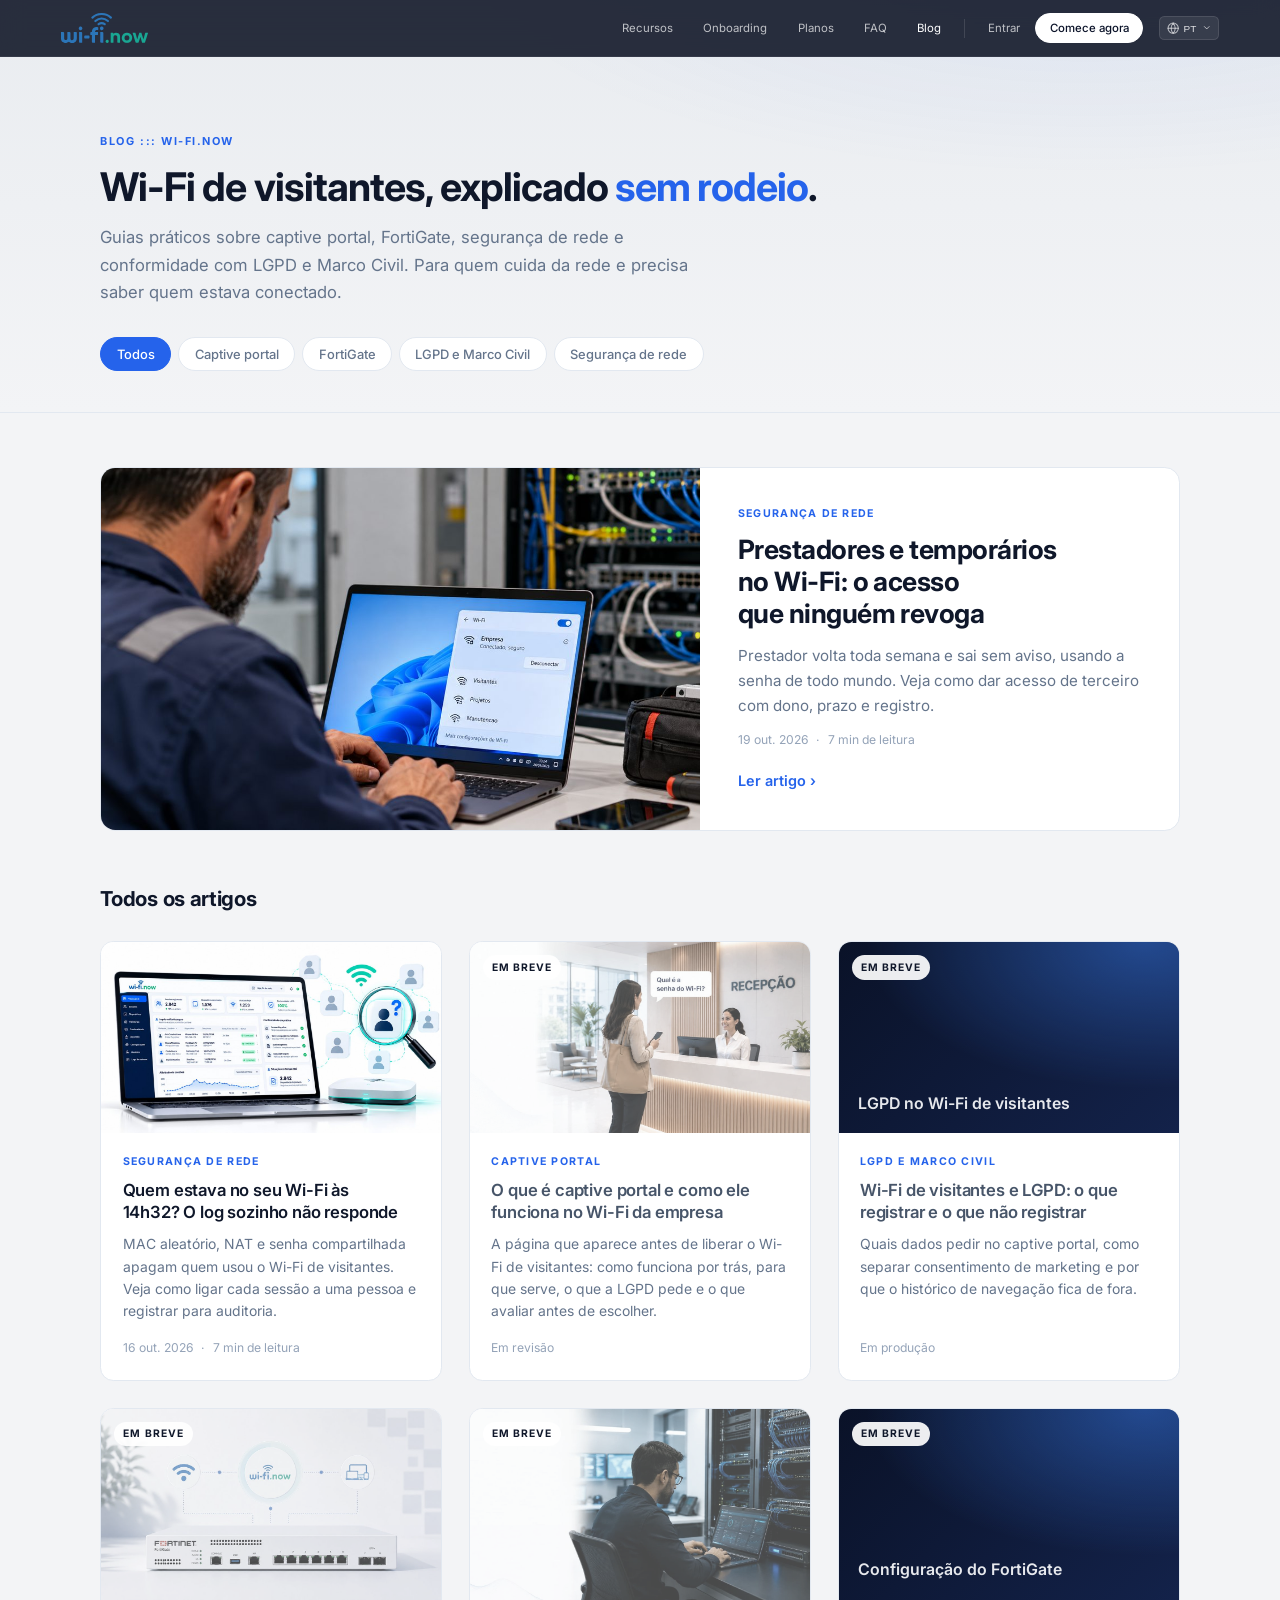
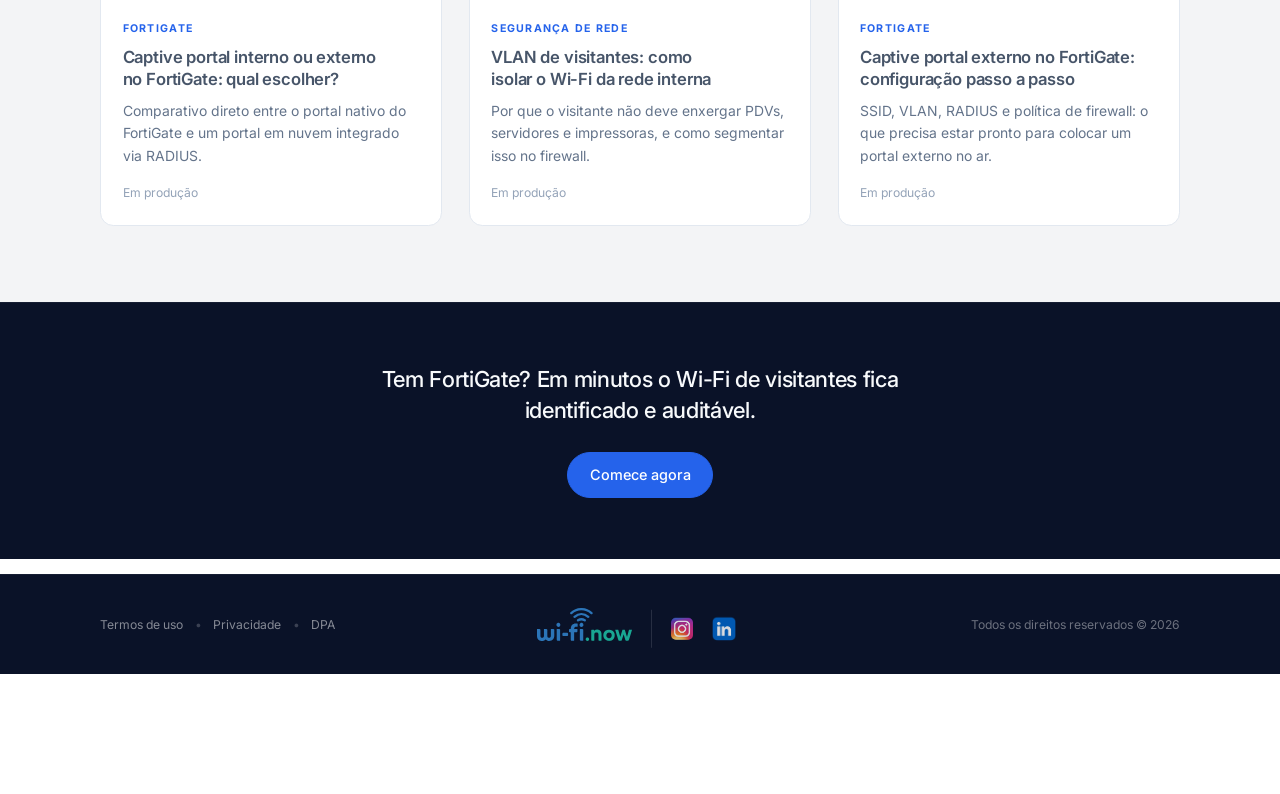
<file: blog/index.html>
<!DOCTYPE html>
<html lang="pt-BR">
<head>
    <meta charset="UTF-8">
    <meta name="viewport" content="width=device-width, initial-scale=1.0">
    <title>Blog wi-fi.now: captive portal, FortiGate e LGPD no Wi-Fi</title>
    <meta name="description" content="Guias práticos sobre captive portal, Wi-Fi de visitantes, FortiGate, segurança de rede e LGPD. Escrito para quem cuida da rede.">
    <link rel="canonical" href="https://wi-fi.now/blog/">
    <link rel="icon" type="image/svg+xml" href="../assets/logowi-finow.svg">
    <!-- Open Graph / compartilhamento em redes e WhatsApp -->
    <meta property="og:locale" content="pt_BR">
    <meta property="og:type" content="website">
    <meta property="og:site_name" content="wi-fi.now">
    <meta property="og:url" content="https://wi-fi.now/blog/">
    <meta property="og:title" content="Blog wi-fi.now: captive portal, FortiGate e LGPD no Wi-Fi">
    <meta property="og:description" content="Guias práticos sobre captive portal, Wi-Fi de visitantes, FortiGate, segurança de rede e LGPD. Escrito para quem cuida da rede.">
    <meta property="og:image" content="https://wi-fi.now/assets/blog/captive-portal-recepcao.jpg">
    <meta name="twitter:card" content="summary_large_image">
    <meta name="twitter:title" content="Blog wi-fi.now: captive portal, FortiGate e LGPD no Wi-Fi">
    <meta name="twitter:description" content="Guias práticos sobre captive portal, Wi-Fi de visitantes, FortiGate, segurança de rede e LGPD. Escrito para quem cuida da rede.">
    <meta name="twitter:image" content="https://wi-fi.now/assets/blog/captive-portal-recepcao.jpg">
    <!-- Dados estruturados: ao publicar um artigo, inclua-o em "blogPost" -->
    <script type="application/ld+json">
    {
      "@context": "https://schema.org",
      "@graph": [
        {
          "@type": "Blog",
          "@id": "https://wi-fi.now/blog/#blog",
          "name": "Blog wi-fi.now",
          "url": "https://wi-fi.now/blog/",
          "description": "Guias práticos sobre captive portal, Wi-Fi de visitantes, FortiGate, segurança de rede e LGPD.",
          "inLanguage": "pt-BR",
          "publisher": {
            "@type": "Organization",
            "name": "wi-fi.now",
            "url": "https://wi-fi.now/",
            "logo": { "@type": "ImageObject", "url": "https://wi-fi.now/assets/logowi-finow.svg" }
          },
          "blogPost": [
            {
              "@type": "BlogPosting",
              "headline": "Prestadores e temporários no Wi-Fi: o acesso que ninguém revoga",
              "url": "https://wi-fi.now/blog/wifi-prestadores-temporarios-revogar-acesso",
              "datePublished": "2026-10-19T09:00:00-03:00",
              "image": "https://wi-fi.now/assets/blog/wifi-prestadores-temporarios-revogar-acesso.jpg"
            },
            {
              "@type": "BlogPosting",
              "headline": "Quem estava no seu Wi-Fi às 14h32? O log sozinho não responde",
              "url": "https://wi-fi.now/blog/wifi-visitantes-identidade-no-log",
              "datePublished": "2026-10-16T09:00:00-03:00",
              "image": "https://wi-fi.now/assets/blog/wifi-visitantes-identidade-no-log.jpg"
            }
          ]
        },
        {
          "@type": "BreadcrumbList",
          "itemListElement": [
            { "@type": "ListItem", "position": 1, "name": "Início", "item": "https://wi-fi.now/" },
            { "@type": "ListItem", "position": 2, "name": "Blog", "item": "https://wi-fi.now/blog/" }
          ]
        }
      ]
    }
    </script>
    <link rel="preconnect" href="https://fonts.googleapis.com">
    <link rel="preconnect" href="https://fonts.gstatic.com" crossorigin>
    <link rel="stylesheet" href="../styles.css?v=146">
    <link href="https://fonts.googleapis.com/css2?family=Inter:wght@400;500;600;700;800&display=swap" rel="stylesheet">
</head>
<body>
    <!-- Navbar -->
    <nav class="navbar">
        <div class="container nav-container">
            <a href="../index.html" class="logo">
                <img src="../assets/logowi-finow.svg" alt="wi-fi.now logo">
            </a>
            <div class="nav-right">
                <div class="nav-links" id="nav-links">
                    <a href="../recursos.html" data-i18n="header.recursos">Recursos</a>
                    <a href="../como-funciona.html" data-i18n="header.onboarding">Onboarding</a>
                    <a href="../planos.html" data-i18n="header.planos">Planos</a>
                    <a href="../faq.html" data-i18n="header.faq">FAQ</a>
                    <a href="./" data-i18n="header.blog" aria-current="page">Blog</a>
                    <a href="#" class="nav-mobile-login" data-i18n="header.nav_mobile_login">Entrar</a>
                </div>
                <span class="nav-divider"></span>
                <div class="nav-actions">
                    <a href="#" class="login-link" data-i18n="header.entrar">Entrar</a>
                    <a href="#" class="btn btn-pill" data-i18n="header.comece_agora">Comece agora</a>
                    <div class="language-selector-wrap">
                        <svg class="language-selector-icon" xmlns="http://www.w3.org/2000/svg" width="15" height="15" viewBox="0 0 24 24" fill="none" stroke="currentColor" stroke-width="2" stroke-linecap="round" stroke-linejoin="round" aria-hidden="true"><circle cx="12" cy="12" r="10"></circle><line x1="2" y1="12" x2="22" y2="12"></line><path d="M12 2a15.3 15.3 0 0 1 4 10 15.3 15.3 0 0 1-4 10 15.3 15.3 0 0 1-4-10 15.3 15.3 0 0 1 4-10z"></path></svg>
                        <select id="language-selector" class="language-selector" aria-label="Selecionar idioma">
                            <option value="pt">PT</option>
                            <option value="es">ES</option>
                            <option value="en">EN</option>
                        </select>
                        <svg class="language-selector-caret" xmlns="http://www.w3.org/2000/svg" width="12" height="12" viewBox="0 0 24 24" fill="none" stroke="currentColor" stroke-width="2.5" stroke-linecap="round" stroke-linejoin="round" aria-hidden="true"><polyline points="6 9 12 15 18 9"></polyline></svg>
                    </div>
                </div>
                <button type="button" class="nav-toggle" aria-label="Abrir menu" aria-expanded="false" aria-controls="nav-links">
                    <span></span>
                    <span></span>
                    <span></span>
                </button>
            </div>
        </div>
    </nav>

    <main class="bl-page">
        <!-- Hero -->
        <header class="bl-hero">
            <div class="container">
                <span class="ft-eyebrow">Blog ::: wi-fi.now</span>
                <h1 class="bl-hero-title">Wi-Fi de visitantes, explicado <span class="text-brand-blue">sem rodeio</span>.</h1>
                <p class="bl-hero-sub">Guias práticos sobre captive portal, FortiGate, segurança de rede e conformidade com LGPD e Marco Civil. Para quem cuida da rede e precisa saber quem estava conectado.</p>

                <div class="bl-filters" role="group" aria-label="Filtrar por categoria">
                    <button type="button" class="bl-filter" data-filter="todos" aria-pressed="true">Todos</button>
                    <button type="button" class="bl-filter" data-filter="captive-portal" aria-pressed="false">Captive portal</button>
                    <button type="button" class="bl-filter" data-filter="fortigate" aria-pressed="false">FortiGate</button>
                    <button type="button" class="bl-filter" data-filter="lgpd" aria-pressed="false">LGPD e Marco Civil</button>
                    <button type="button" class="bl-filter" data-filter="seguranca" aria-pressed="false">Segurança de rede</button>
                </div>
            </div>
        </header>

        <section class="bl-section">
            <div class="container">
                <!-- DESTAQUE: o artigo mais importante ou o mais recente -->
                <article class="bl-item" data-cat="seguranca lgpd">
                    <a class="bl-featured" href="wifi-prestadores-temporarios-revogar-acesso.html">
                        <div class="bl-featured-media">
                            <img src="../assets/blog/wifi-prestadores-temporarios-revogar-acesso.jpg" alt="Técnico de manutenção ao lado do rack de rede, com o notebook conectado ao Wi-Fi interno da empresa" width="1200" height="675">
                        </div>
                        <div class="bl-featured-body">
                            <span class="bl-tag">Segurança de rede</span>
                            <h2 class="bl-featured-title">Prestadores e temporários no Wi-Fi: o acesso que ninguém revoga</h2>
                            <p class="bl-featured-excerpt">Prestador volta toda semana e sai sem aviso, usando a senha de todo mundo. Veja como dar acesso de terceiro com dono, prazo e registro.</p>
                            <div class="bl-meta">
                                <time datetime="2026-10-19">19 out. 2026</time>
                                <span aria-hidden="true">·</span>
                                <span>7 min de leitura</span>
                            </div>
                            <span class="bl-read-more">Ler artigo &rsaquo;</span>
                        </div>
                    </a>
                </article>

                <h2 class="bl-section-title">Todos os artigos</h2>

                <!--
                  CARDS DE ARTIGO
                  Publicado: <a class="bl-card" href="slug.html"> ... </a>
                  Pauta futura ("Em breve"): <div class="bl-card is-soon"> ... </div>
                  Ao publicar uma pauta, troque o <div> por <a href="...">, remova
                  o selo "Em breve" e o is-soon, e coloque data e tempo de leitura.
                  data-cat aceita mais de uma categoria separada por espaço.
                -->
                <div class="bl-grid">
                    <article class="bl-item" data-cat="seguranca lgpd">
                        <a class="bl-card" href="wifi-visitantes-identidade-no-log.html">
                            <div class="bl-card-media">
                                <img src="../assets/blog/wifi-visitantes-identidade-no-log.jpg" alt="Notebook com o painel de sessões do wi-fi.now e uma lupa sobre um visitante não identificado na rede" width="1200" height="675" loading="lazy" decoding="async">
                            </div>
                            <div class="bl-card-body">
                                <span class="bl-tag">Segurança de rede</span>
                                <h3 class="bl-card-title">Quem estava no seu Wi-Fi às 14h32? O log sozinho não responde</h3>
                                <p class="bl-card-excerpt">MAC aleatório, NAT e senha compartilhada apagam quem usou o Wi-Fi de visitantes. Veja como ligar cada sessão a uma pessoa e registrar para auditoria.</p>
                                <div class="bl-meta"><time datetime="2026-10-16">16 out. 2026</time><span aria-hidden="true">·</span><span>7 min de leitura</span></div>
                            </div>
                        </a>
                    </article>

                    <!-- Artigo pronto, aguardando aprovação: para publicar, troque o <div> por
                         <a class="bl-card" href="o-que-e-captive-portal.html">, tire o selo e o is-soon
                         e apague o noindex no topo do artigo -->
                    <article class="bl-item" data-cat="captive-portal">
                        <div class="bl-card is-soon">
                            <div class="bl-card-media">
                                <img src="../assets/blog/captive-portal-recepcao.jpg" alt="Visitante na recepção perguntando a senha do Wi-Fi" width="1200" height="675" loading="lazy" decoding="async">
                                <span class="bl-soon-badge">Em breve</span>
                            </div>
                            <div class="bl-card-body">
                                <span class="bl-tag">Captive portal</span>
                                <h3 class="bl-card-title">O que é captive portal e como ele funciona no Wi-Fi da empresa</h3>
                                <p class="bl-card-excerpt">A página que aparece antes de liberar o Wi-Fi de visitantes: como funciona por trás, para que serve, o que a LGPD pede e o que avaliar antes de escolher.</p>
                                <div class="bl-meta"><span>Em revisão</span></div>
                            </div>
                        </div>
                    </article>

                    <article class="bl-item" data-cat="lgpd">
                        <div class="bl-card is-soon">
                            <div class="bl-card-media bl-card-media--ph">
                                <span class="bl-ph-title">LGPD no Wi-Fi de visitantes</span>
                                <span class="bl-soon-badge">Em breve</span>
                            </div>
                            <div class="bl-card-body">
                                <span class="bl-tag">LGPD e Marco Civil</span>
                                <h3 class="bl-card-title">Wi-Fi de visitantes e LGPD: o que registrar e o que não registrar</h3>
                                <p class="bl-card-excerpt">Quais dados pedir no captive portal, como separar consentimento de marketing e por que o histórico de navegação fica de fora.</p>
                                <div class="bl-meta"><span>Em produção</span></div>
                            </div>
                        </div>
                    </article>

                    <article class="bl-item" data-cat="fortigate captive-portal">
                        <div class="bl-card is-soon">
                            <div class="bl-card-media">
                                <img src="../assets/blog/captive-portal-fortigate.jpg" alt="FortiGate integrado ao wi-fi.now e ao dispositivo do visitante" width="1200" height="675" loading="lazy" decoding="async">
                                <span class="bl-soon-badge">Em breve</span>
                            </div>
                            <div class="bl-card-body">
                                <span class="bl-tag">FortiGate</span>
                                <h3 class="bl-card-title">Captive portal interno ou externo no FortiGate: qual escolher?</h3>
                                <p class="bl-card-excerpt">Comparativo direto entre o portal nativo do FortiGate e um portal em nuvem integrado via RADIUS.</p>
                                <div class="bl-meta"><span>Em produção</span></div>
                            </div>
                        </div>
                    </article>

                    <article class="bl-item" data-cat="seguranca">
                        <div class="bl-card is-soon">
                            <div class="bl-card-media">
                                <img src="../assets/blog/vlan-visitantes.jpg" alt="Analista de TI trabalhando ao lado do rack de rede" width="1200" height="675" loading="lazy" decoding="async">
                                <span class="bl-soon-badge">Em breve</span>
                            </div>
                            <div class="bl-card-body">
                                <span class="bl-tag">Segurança de rede</span>
                                <h3 class="bl-card-title">VLAN de visitantes: como isolar o Wi-Fi da rede interna</h3>
                                <p class="bl-card-excerpt">Por que o visitante não deve enxergar PDVs, servidores e impressoras, e como segmentar isso no firewall.</p>
                                <div class="bl-meta"><span>Em produção</span></div>
                            </div>
                        </div>
                    </article>

                    <article class="bl-item" data-cat="fortigate">
                        <div class="bl-card is-soon">
                            <!-- Capa provisória: use quando o artigo ainda não tiver imagem -->
                            <div class="bl-card-media bl-card-media--ph">
                                <span class="bl-ph-title">Configuração do FortiGate</span>
                                <span class="bl-soon-badge">Em breve</span>
                            </div>
                            <div class="bl-card-body">
                                <span class="bl-tag">FortiGate</span>
                                <h3 class="bl-card-title">Captive portal externo no FortiGate: configuração passo a passo</h3>
                                <p class="bl-card-excerpt">SSID, VLAN, RADIUS e política de firewall: o que precisa estar pronto para colocar um portal externo no ar.</p>
                                <div class="bl-meta"><span>Em produção</span></div>
                            </div>
                        </div>
                    </article>
                </div>

                <p class="bl-empty" hidden>Ainda não há artigos nesta categoria. Volte em breve.</p>
            </div>
        </section>
    </main>

    <!-- CTA final -->
    <section class="ln-cta">
        <div class="container ln-cta-container">
            <blockquote>Tem FortiGate? Em minutos o Wi-Fi de visitantes fica identificado e auditável.</blockquote>
            <div class="ln-cta-actions">
                <a href="../planos.html" class="btn btn-primary">Comece agora</a>
            </div>
        </div>
    </section>

    <!-- Footer -->
    <footer class="footer">
        <div class="container footer-container">
            <div class="footer-left">
                <a href="../termos.html" data-i18n="footer.termos">Termos</a>
                <span class="footer-bullet">•</span>
                <a href="../privacidade.html" data-i18n="footer.privacidade">Privacidade</a>
                <span class="footer-bullet">•</span>
                <a href="../dpa.html">DPA</a>
            </div>
            <div class="footer-center">
                <a href="../index.html" class="footer-logo">
                    <img src="../assets/logowi-finow.svg" alt="wi-fi.now logo">
                </a>
                <div class="footer-social">
                    <a href="https://www.instagram.com/wifi.now_/" target="_blank" rel="noopener" aria-label="Instagram">
                        <img src="../assets/insta.png" alt="Instagram" loading="lazy" decoding="async">
                    </a>
                    <a href="https://www.linkedin.com/company/wi-finow/" target="_blank" rel="noopener" aria-label="LinkedIn">
                        <img src="../assets/linkedin.webp" alt="LinkedIn" class="footer-social-linkedin" loading="lazy" decoding="async">
                    </a>
                </div>
            </div>
            <div class="footer-right">
                <span class="copyright" data-i18n="footer.copyright">Todos os direitos reservados © 2026</span>
            </div>
        </div>
    </footer>

    <script>
        document.addEventListener('DOMContentLoaded', () => {
            const navbar = document.querySelector('.navbar');
            const navToggle = document.querySelector('.nav-toggle');
            if (navToggle && navbar) {
                navToggle.addEventListener('click', () => {
                    const isOpen = navbar.classList.toggle('nav-open');
                    navToggle.setAttribute('aria-expanded', isOpen ? 'true' : 'false');
                    navToggle.setAttribute('aria-label', isOpen ? 'Fechar menu' : 'Abrir menu');
                });
                navbar.querySelectorAll('.nav-links a').forEach(link => {
                    link.addEventListener('click', () => {
                        navbar.classList.remove('nav-open');
                        navToggle.setAttribute('aria-expanded', 'false');
                    });
                });
            }
        });
    </script>
    <script src="blog.js?v=1"></script>
    <script src="../modal.js?v=5"></script>
    <script src="../i18n.js"></script>
</body>
</html>
</file>
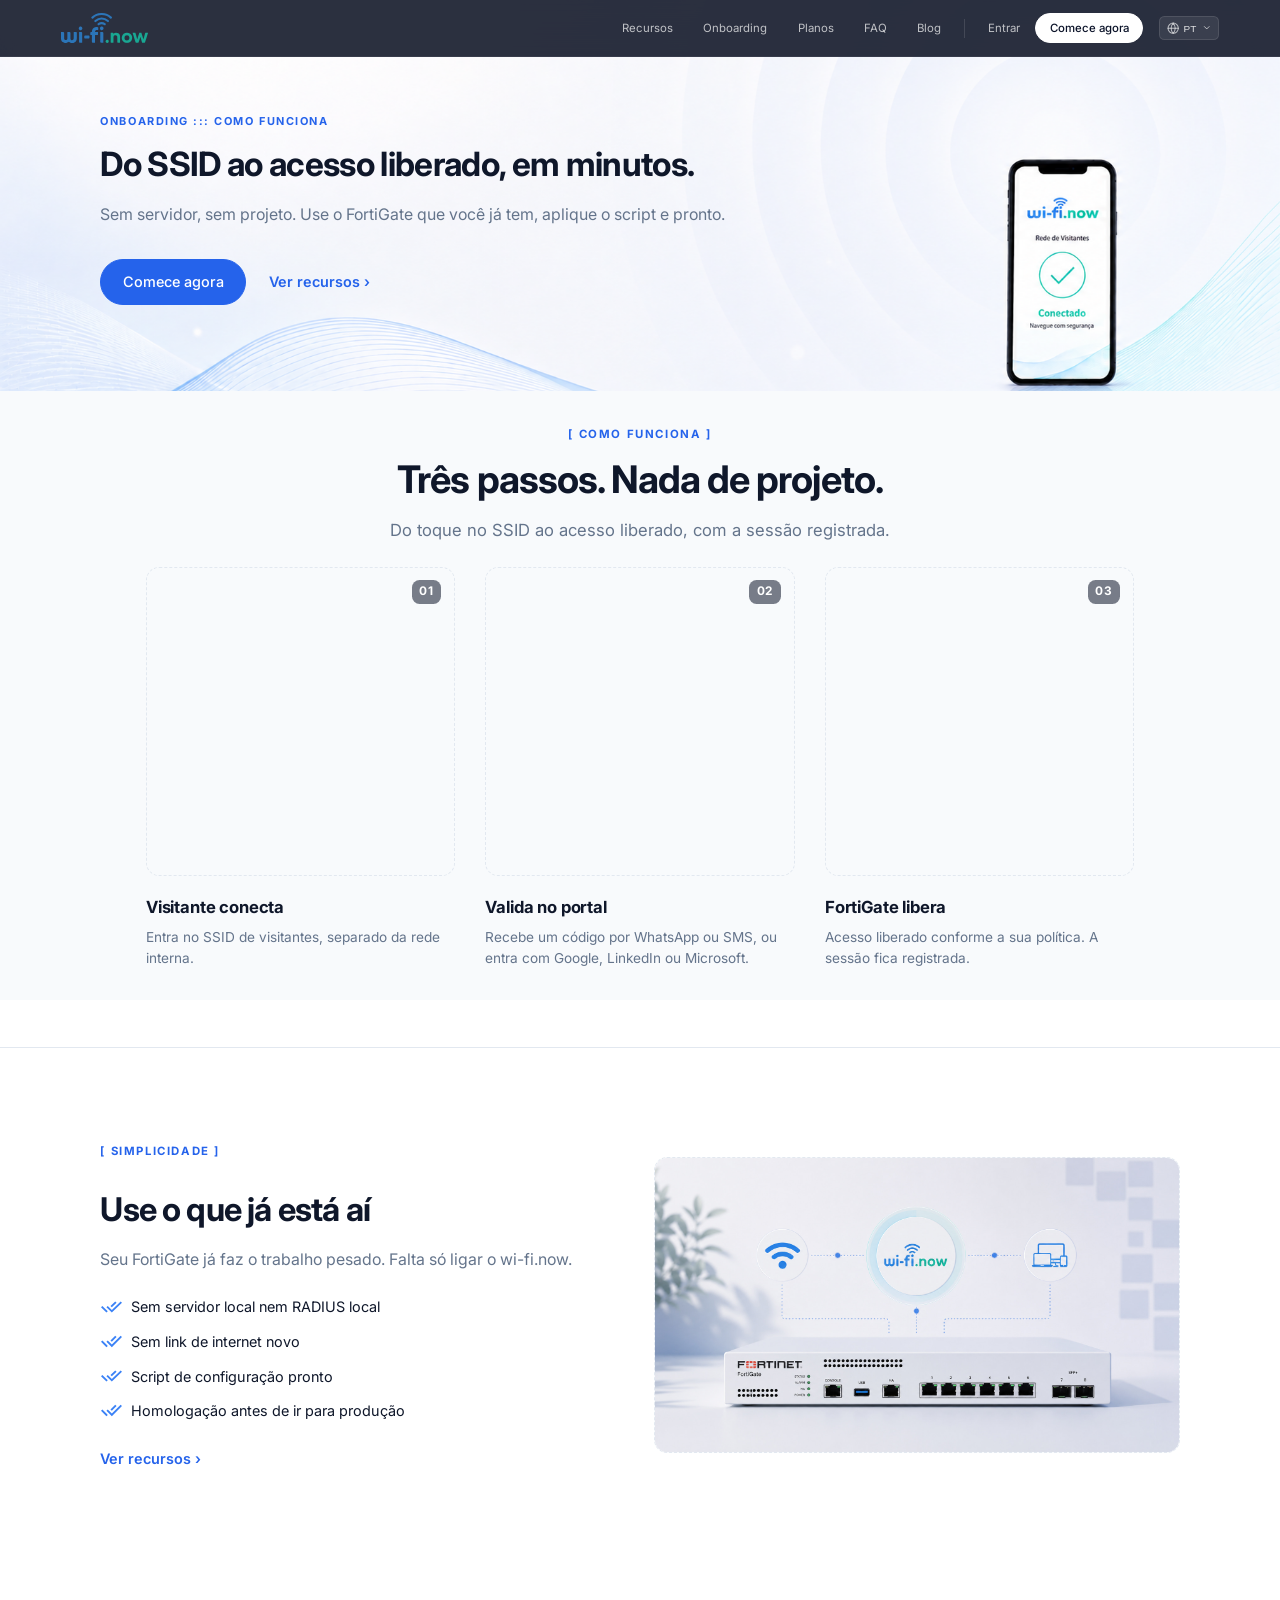
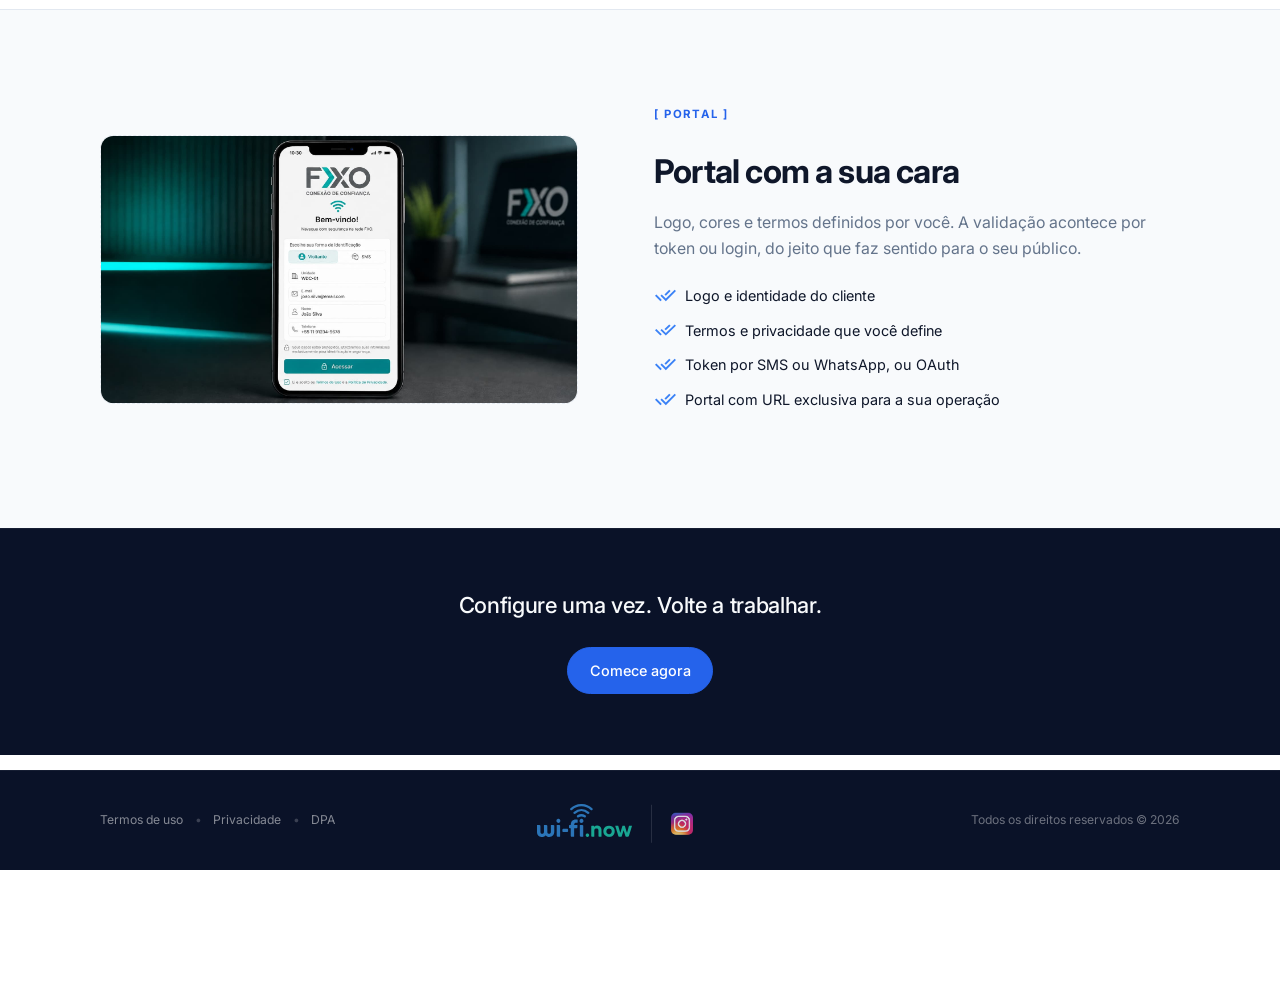
<file: como-funciona.html>
<!DOCTYPE html>
<html lang="pt-BR">
<head>
    <meta charset="UTF-8">
    <meta name="viewport" content="width=device-width, initial-scale=1.0">
    <title>Como funciona o captive portal no FortiGate | wi-fi.now</title>
    <meta name="description" content="Três passos, nada de projeto: o visitante conecta no SSID, valida por token SMS, WhatsApp ou OAuth e o FortiGate libera o acesso com a sessão registrada.">
    <meta name="keywords" content="como funciona captive portal, autenticação wi-fi visitantes, token sms whatsapp, oauth google linkedin microsoft, fortigate, onboarding">
    <link rel="canonical" href="https://wi-fi.now/como-funciona.html">
    <link rel="icon" type="image/svg+xml" href="assets/logowi-finow.svg">
    <!-- Open Graph / compartilhamento em redes e WhatsApp -->
    <meta property="og:locale" content="pt_BR">
    <meta property="og:type" content="website">
    <meta property="og:site_name" content="wi-fi.now">
    <meta property="og:url" content="https://wi-fi.now/como-funciona.html">
    <meta property="og:title" content="Como funciona o captive portal no FortiGate | wi-fi.now">
    <meta property="og:description" content="Três passos, nada de projeto: o visitante conecta no SSID, valida por token SMS, WhatsApp ou OAuth e o FortiGate libera o acesso com a sessão registrada.">
    <meta property="og:image" content="https://wi-fi.now/assets/wifinow%2Bfortigate.jpg">
    <meta name="twitter:card" content="summary_large_image">
    <meta name="twitter:title" content="Como funciona o captive portal no FortiGate | wi-fi.now">
    <meta name="twitter:description" content="Três passos, nada de projeto: o visitante conecta no SSID, valida por token SMS, WhatsApp ou OAuth e o FortiGate libera o acesso com a sessão registrada.">
    <meta name="twitter:image" content="https://wi-fi.now/assets/wifinow%2Bfortigate.jpg">
    <link rel="preconnect" href="https://fonts.googleapis.com">
    <link rel="preconnect" href="https://fonts.gstatic.com" crossorigin>
    <link rel="stylesheet" href="styles.css?v=144">
    <link href="https://fonts.googleapis.com/css2?family=Inter:wght@400;500;600;700;800&display=swap" rel="stylesheet">
</head>
<body>
    <!-- Navbar -->
    <nav class="navbar">
        <div class="container nav-container">
            <a href="index.html" class="logo">
                <img src="assets/logowi-finow.svg" alt="wi-fi.now logo">
            </a>
            <div class="nav-right">
                <div class="nav-links" id="nav-links">
                    <a href="recursos.html" data-i18n="header.recursos">Recursos</a>
                    <a href="como-funciona.html" data-i18n="header.onboarding">Onboarding</a>
                    <a href="planos.html" data-i18n="header.planos">Planos</a>
                    <a href="faq.html" data-i18n="header.faq">FAQ</a>
                    <a href="blog/" data-i18n="header.blog">Blog</a>
                    <a href="#" class="nav-mobile-login" data-i18n="header.nav_mobile_login">Entrar</a>
                </div>
                <span class="nav-divider"></span>
                <div class="nav-actions">
                    <a href="#" class="login-link" data-i18n="header.entrar">Entrar</a>
                    <a href="#" class="btn btn-pill" data-i18n="header.comece_agora">Comece agora</a>
                    <div class="language-selector-wrap">
                        <svg class="language-selector-icon" xmlns="http://www.w3.org/2000/svg" width="15" height="15" viewBox="0 0 24 24" fill="none" stroke="currentColor" stroke-width="2" stroke-linecap="round" stroke-linejoin="round" aria-hidden="true"><circle cx="12" cy="12" r="10"></circle><line x1="2" y1="12" x2="22" y2="12"></line><path d="M12 2a15.3 15.3 0 0 1 4 10 15.3 15.3 0 0 1-4 10 15.3 15.3 0 0 1-4-10 15.3 15.3 0 0 1 4-10z"></path></svg>
                        <select id="language-selector" class="language-selector" aria-label="Selecionar idioma">
                            <option value="pt">PT</option>
                            <option value="es">ES</option>
                            <option value="en">EN</option>
                        </select>
                        <svg class="language-selector-caret" xmlns="http://www.w3.org/2000/svg" width="12" height="12" viewBox="0 0 24 24" fill="none" stroke="currentColor" stroke-width="2.5" stroke-linecap="round" stroke-linejoin="round" aria-hidden="true"><polyline points="6 9 12 15 18 9"></polyline></svg>
                    </div>
                </div>
                <button type="button" class="nav-toggle" aria-label="Abrir menu" aria-expanded="false" aria-controls="nav-links">
                    <span></span>
                    <span></span>
                    <span></span>
                </button>
            </div>
        </div>
    </nav>

    <!-- Hero -->
    <section class="ft-hero" style="background-image: url('img/passos/ssidhero.png'); background-size: cover; background-position: right center; border-bottom: none; aspect-ratio: 3.27 / 1; display: flex; align-items: center;">
      <div class="container ft-hero-container" style="justify-content: flex-start; max-width: 1200px; width: 100%;">
        <div class="ft-hero-text" style="margin-left: 0;">
          <span class="ft-eyebrow" data-i18n="cf.hero_eyebrow">Onboarding ::: Como funciona</span>
          <h1 class="ft-hero-title" data-i18n="cf.hero_titulo">Do SSID ao acesso liberado, <span class="text-teal">em minutos</span>.</h1>
          <p class="ft-hero-sub" data-i18n="cf.hero_desc">Sem servidor, sem projeto. Use o FortiGate que você já tem, aplique o script e pronto.</p>
          <div class="ft-hero-actions">
            <a href="#" class="btn btn-primary" data-i18n="cf.hero_cta">Comece agora</a>
            <a href="recursos.html" class="ft-link-arrow" data-i18n="cf.hero_link">Ver recursos &rsaquo;</a>
          </div>
        </div>
      </div>
    </section>

    <!-- Fluxo -->
    <section class="ln-flow" style="padding: 2rem 0;">
      <div class="container">
        <div class="ln-section-head" style="margin-bottom: 1.5rem;">
          <span class="ln-eyebrow" data-i18n="cf.fluxo_eyebrow">[ COMO FUNCIONA ]</span>
          <h2 data-i18n="cf.fluxo_titulo">Três passos. Nada de projeto.</h2>
          <p data-i18n="cf.fluxo_desc">Do toque no SSID ao acesso liberado, com a sessão registrada.</p>
        </div>
        <div class="ln-flow-videos">
          <div class="ln-flow-video-item">
            <div class="ln-flow-video">
              <span class="ln-flow-video-num">01</span>
              <video src="assets/mexendo%20no%20celular.mp4" muted playsinline preload="metadata" aria-hidden="true"></video>
            </div>
            <h3 data-i18n="cf.passo1_titulo">Visitante conecta</h3>
            <p data-i18n="cf.passo1_desc">Entra no SSID de visitantes, separado da rede interna.</p>
          </div>
          <div class="ln-flow-video-item">
            <div class="ln-flow-video">
              <span class="ln-flow-video-num">02</span>
              <video src="assets/smartphone_notification.mp4" muted playsinline preload="metadata" aria-hidden="true"></video>
            </div>
            <h3 data-i18n="cf.passo2_titulo">Valida no portal</h3>
            <p data-i18n="cf.passo2_desc">Recebe um código por WhatsApp ou SMS, ou entra com Google, LinkedIn ou Microsoft.</p>
          </div>
          <div class="ln-flow-video-item">
            <div class="ln-flow-video">
              <span class="ln-flow-video-num">03</span>
              <video src="assets/wifi_now_fortigate.mp4" muted playsinline preload="metadata" aria-hidden="true"></video>
            </div>
            <h3 data-i18n="cf.passo3_titulo">FortiGate libera</h3>
            <p data-i18n="cf.passo3_desc">Acesso liberado conforme a sua política. A sessão fica registrada.</p>
          </div>
        </div>
      </div>
    </section>

    <div class="container"><hr class="section-divider"></div>

    <!-- Feature: Simplicidade -->
    <section class="ln-feature">
      <div class="container ln-feature-grid">
        <div class="ln-feature-text">
          <span class="ln-eyebrow" data-i18n="cf.simpl_eyebrow">[ SIMPLICIDADE ]</span>
          <h2 data-i18n="cf.simpl_titulo">Use o que já está aí</h2>
          <p data-i18n="cf.simpl_desc">Seu FortiGate já faz o trabalho pesado. Falta só ligar o wi-fi.now.</p>
          <ul class="ln-checklist">
            <li data-i18n="cf.simpl_item1">Sem servidor local nem RADIUS local</li>
            <li data-i18n="cf.simpl_item2">Sem link de internet novo</li>
            <li data-i18n="cf.simpl_item3">Script de configuração pronto</li>
            <li data-i18n="cf.simpl_item4">Homologação antes de ir para produção</li>
          </ul>
          <a href="recursos.html" class="ln-link-arrow" data-i18n="cf.simpl_link">Ver recursos &rsaquo;</a>
        </div>
        <div class="ln-feature-visual">
          <img src="assets/wififortigate.jpg" alt="FortiGate com wi-fi.now" class="media-ph" loading="lazy" decoding="async">
        </div>
      </div>
    </section>

    <div class="container"><hr class="section-divider"></div>

    <!-- Feature: Portal -->
    <section class="ln-feature ln-feature-alt ln-feature-reverse">
      <div class="container ln-feature-grid">
        <div class="ln-feature-text">
          <span class="ln-eyebrow" data-i18n="cf.portal_eyebrow">[ PORTAL ]</span>
          <h2 data-i18n="cf.portal_titulo">Portal com a sua cara</h2>
          <p data-i18n="cf.portal_desc">Logo, cores e termos definidos por você. A validação acontece por token ou login, do jeito que faz sentido para o seu público.</p>
          <ul class="ln-checklist">
            <li data-i18n="cf.portal_item1">Logo e identidade do cliente</li>
            <li data-i18n="cf.portal_item2">Termos e privacidade que você define</li>
            <li data-i18n="cf.portal_item3">Token por SMS ou WhatsApp, ou OAuth</li>
            <li data-i18n="cf.portal_item4">Portal com URL exclusiva para a sua operação</li>
          </ul>
        </div>
        <div class="ln-feature-visual">
          <img src="assets/logo%20com%20sua%20cara.jpg" alt="Portal personalizado com a marca do cliente" class="media-ph" loading="lazy" decoding="async">
        </div>
      </div>
    </section>

    <!-- CTA -->
    <section class="ln-cta">
      <div class="container ln-cta-container">
        <blockquote data-i18n="cf.cta_quote">Configure uma vez. Volte a trabalhar.</blockquote>
        <div class="ln-cta-actions">
          <a href="planos.html" class="btn btn-primary" data-i18n="cf.cta_btn">Comece agora</a>
        </div>
      </div>
    </section>

    <!-- Footer -->
    <footer class="footer">
        <div class="container footer-container">
            <div class="footer-left">
                <a href="termos.html" data-i18n="footer.termos">Termos</a>
                <span class="footer-bullet">•</span>
                <a href="privacidade.html" data-i18n="footer.privacidade">Privacidade</a>
                <span class="footer-bullet">•</span>
                <a href="dpa.html">DPA</a>
            </div>
            <div class="footer-center">
                <a href="index.html" class="footer-logo">
                    <img src="assets/logowi-finow.svg" alt="wi-fi.now logo">
                </a>
                <div class="footer-social">
                    <a href="https://www.instagram.com/wifi.now_/" target="_blank" rel="noopener" aria-label="Instagram">
                        <img src="assets/insta.png" alt="Instagram" loading="lazy" decoding="async">
                    </a>
                    <a href="https://www.linkedin.com/company/wi-finow/" target="_blank" rel="noopener" aria-label="LinkedIn">
                        <img src="assets/linkedin.webp" alt="LinkedIn" class="footer-social-linkedin" loading="lazy" decoding="async">
                    </a>
                </div>
            </div>
            <div class="footer-right">
                <span class="copyright" data-i18n="footer.copyright">Todos os direitos reservados © 2026</span>
            </div>
        </div>
    </footer>

    <script>
        document.addEventListener('DOMContentLoaded', () => {
            const navbar = document.querySelector('.navbar');
            const navToggle = document.querySelector('.nav-toggle');
            if (navToggle && navbar) {
                navToggle.addEventListener('click', () => {
                    const isOpen = navbar.classList.toggle('nav-open');
                    navToggle.setAttribute('aria-expanded', isOpen ? 'true' : 'false');
                    navToggle.setAttribute('aria-label', isOpen ? 'Fechar menu' : 'Abrir menu');
                });
                navbar.querySelectorAll('.nav-links a').forEach(link => {
                    link.addEventListener('click', () => {
                        navbar.classList.remove('nav-open');
                        navToggle.setAttribute('aria-expanded', 'false');
                    });
                });
            }

            // Fluxo: videos em cascata (2s entre cada). A sequencia 1-2-3 repete em loop.
            const flowSection = document.querySelector('.ln-flow');
            if (flowSection) {
                const flowVideos = Array.from(flowSection.querySelectorAll('.ln-flow-video video'));
                const playCascade = () => {
                    flowVideos.forEach((video, index) => {
                        setTimeout(() => {
                            video.currentTime = 0;
                            video.play().catch(() => {});
                        }, index * 2000);
                    });
                };
                let endedCount = 0;
                flowVideos.forEach(video => {
                    video.loop = false;
                    video.addEventListener('ended', () => {
                        endedCount++;
                        if (endedCount >= flowVideos.length) {
                            endedCount = 0;
                            playCascade();
                        }
                    });
                });
                let started = false;
                const observer = new IntersectionObserver((entries) => {
                    entries.forEach(entry => {
                        if (entry.isIntersecting && !started) {
                            started = true;
                            playCascade();
                            observer.disconnect();
                        }
                    });
                }, { threshold: 0.3 });
                observer.observe(flowSection);
            }
        });
    </script>
    <script src="modal.js?v=5"></script>
    <script src="i18n.js"></script>
</body>
</html>
</file>
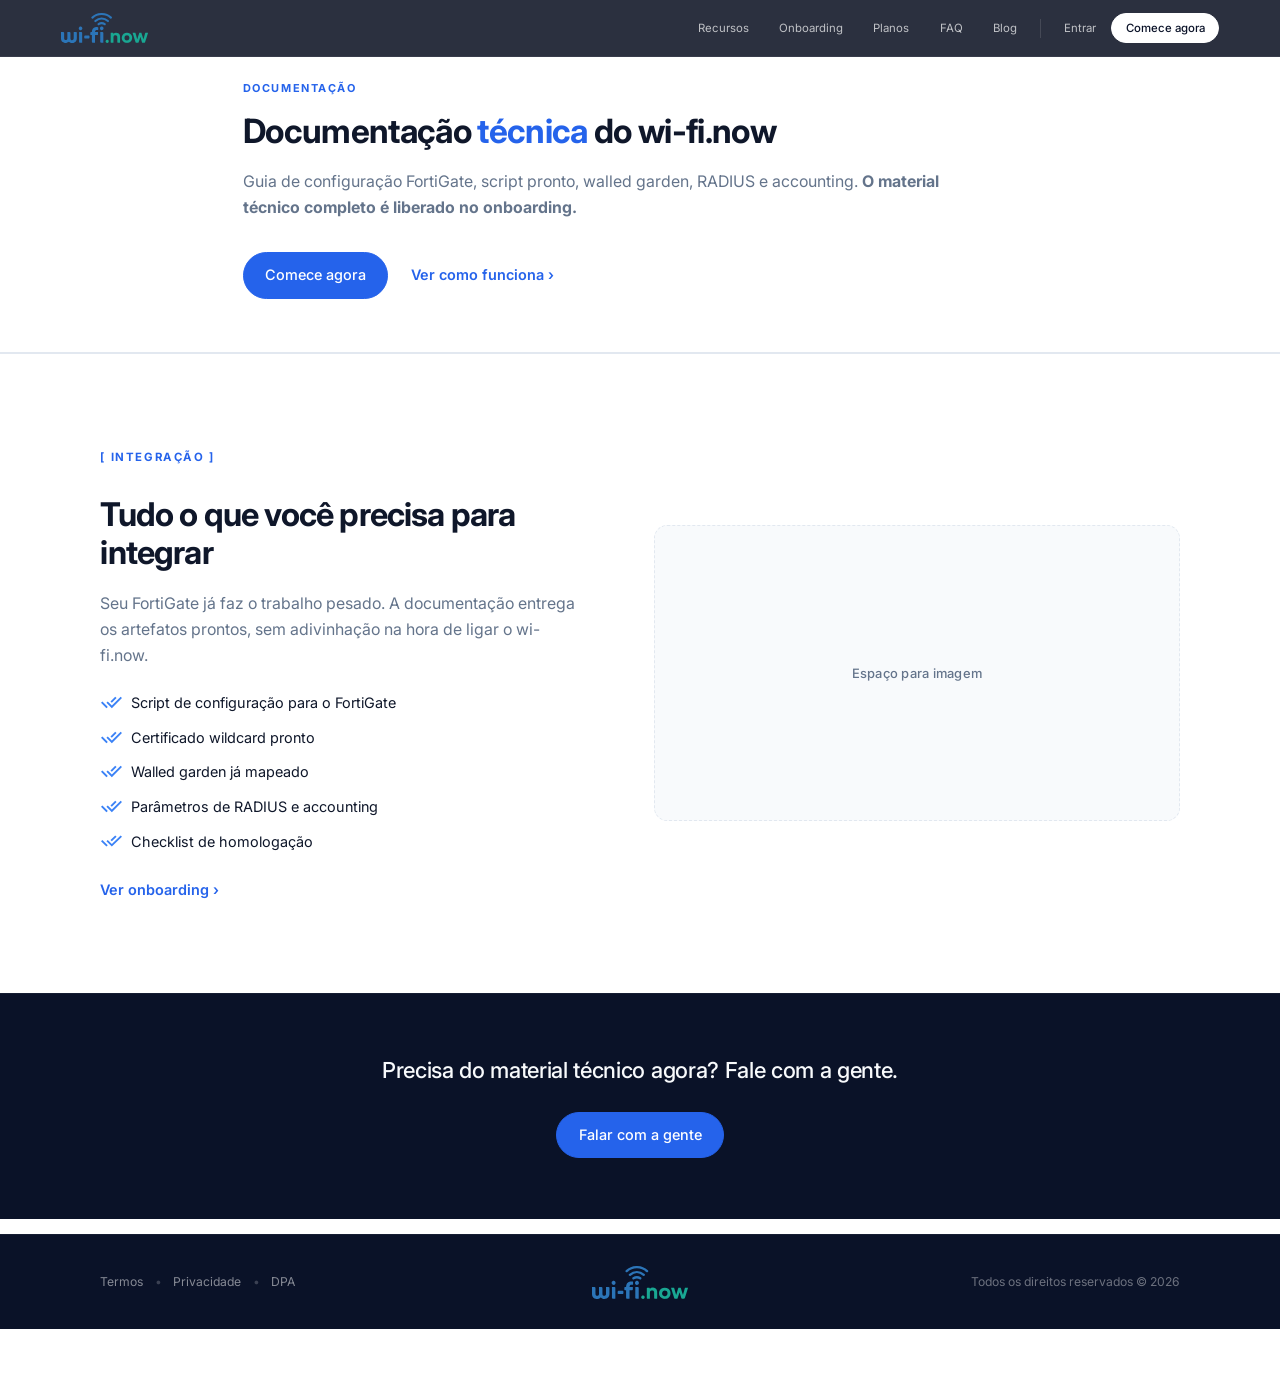
<file: documentacao.html>
<!DOCTYPE html>
<html lang="pt-BR">
<head>
    <meta charset="UTF-8">
    <meta name="viewport" content="width=device-width, initial-scale=1.0">
    <title>Documentação técnica do wi-fi.now para FortiGate</title>
    <meta name="description" content="Guia de configuração do FortiGate com script pronto, certificado wildcard, walled garden e parâmetros de RADIUS accounting. Material liberado no onboarding.">
    <meta name="keywords" content="documentação captive portal, script fortigate, walled garden, radius accounting, certificado wildcard">
    <link rel="canonical" href="https://wi-fi.now/documentacao.html">
    <link rel="icon" type="image/svg+xml" href="assets/logowi-finow.svg">
    <!-- Open Graph / compartilhamento em redes e WhatsApp -->
    <meta property="og:locale" content="pt_BR">
    <meta property="og:type" content="website">
    <meta property="og:site_name" content="wi-fi.now">
    <meta property="og:url" content="https://wi-fi.now/documentacao.html">
    <meta property="og:title" content="Documentação técnica do wi-fi.now para FortiGate">
    <meta property="og:description" content="Guia de configuração do FortiGate com script pronto, certificado wildcard, walled garden e parâmetros de RADIUS accounting. Material liberado no onboarding.">
    <meta property="og:image" content="https://wi-fi.now/assets/escritorio.jpg">
    <meta name="twitter:card" content="summary_large_image">
    <meta name="twitter:title" content="Documentação técnica do wi-fi.now para FortiGate">
    <meta name="twitter:description" content="Guia de configuração do FortiGate com script pronto, certificado wildcard, walled garden e parâmetros de RADIUS accounting. Material liberado no onboarding.">
    <meta name="twitter:image" content="https://wi-fi.now/assets/escritorio.jpg">
    <link rel="preconnect" href="https://fonts.googleapis.com">
    <link rel="preconnect" href="https://fonts.gstatic.com" crossorigin>
    <link rel="stylesheet" href="styles.css?v=88">
    <link href="https://fonts.googleapis.com/css2?family=Inter:wght@400;500;600;700;800&display=swap" rel="stylesheet">
</head>
<body>
    <!-- Navbar -->
    <nav class="navbar">
        <div class="container nav-container">
            <a href="index.html" class="logo">
                <img src="assets/logowi-finow.svg" alt="wi-fi.now logo">
            </a>
            <div class="nav-right">
                <div class="nav-links" id="nav-links">
                    <a href="recursos.html">Recursos</a>
                    <a href="como-funciona.html">Onboarding</a>
                    <a href="planos.html">Planos</a>
                    <a href="faq.html">FAQ</a>
                    <a href="blog/">Blog</a>
                    <a href="#" class="nav-mobile-login">Entrar</a>
                </div>
                <span class="nav-divider"></span>
                <div class="nav-actions">
                    <a href="#" class="login-link">Entrar</a>
                    <a href="#" class="btn btn-pill">Comece agora</a>
                </div>
                <button type="button" class="nav-toggle" aria-label="Abrir menu" aria-expanded="false" aria-controls="nav-links">
                    <span></span>
                    <span></span>
                    <span></span>
                </button>
            </div>
        </div>
    </nav>

    <!-- Hero -->
    <section class="ft-hero bg-light">
      <div class="container ft-hero-container">
        <div class="ft-hero-text">
          <span class="ft-eyebrow">Documentação</span>
          <h1 class="ft-hero-title">Documentação <span class="text-brand-blue">técnica</span> do wi-fi.now</h1>
          <p class="ft-hero-sub">Guia de configuração FortiGate, script pronto, walled garden, RADIUS e accounting. <strong>O material técnico completo é liberado no onboarding.</strong></p>
          <div class="ft-hero-actions">
            <a href="#" class="btn btn-primary">Comece agora</a>
            <a href="como-funciona.html" class="ft-link-arrow">Ver como funciona &rsaquo;</a>
          </div>
        </div>
      </div>
    </section>

    <!-- Feature -->
    <section class="ln-feature">
      <div class="container ln-feature-grid">
        <div class="ln-feature-text">
          <span class="ln-eyebrow">[ INTEGRAÇÃO ]</span>
          <h2>Tudo o que você precisa para integrar</h2>
          <p>Seu FortiGate já faz o trabalho pesado. A documentação entrega os artefatos prontos, sem adivinhação na hora de ligar o wi-fi.now.</p>
          <ul class="ln-checklist">
            <li>Script de configuração para o FortiGate</li>
            <li>Certificado wildcard pronto</li>
            <li>Walled garden já mapeado</li>
            <li>Parâmetros de RADIUS e accounting</li>
            <li>Checklist de homologação</li>
          </ul>
          <a href="como-funciona.html" class="ln-link-arrow">Ver onboarding &rsaquo;</a>
        </div>
        <div class="ln-feature-visual">
          <div class="media-ph"><span>Espaço para imagem</span></div>
        </div>
      </div>
    </section>

    <!-- CTA -->
    <section class="ln-cta">
      <div class="container ln-cta-container">
        <blockquote>Precisa do material técnico agora? Fale com a gente.</blockquote>
        <div class="ln-cta-actions">
          <a href="#" class="btn btn-primary">Falar com a gente</a>
        </div>
      </div>
    </section>

    <!-- Footer -->
    <footer class="footer">
        <div class="container footer-container">
            <div class="footer-left">
                <a href="termos.html">Termos</a>
                <span class="footer-bullet">•</span>
                <a href="privacidade.html">Privacidade</a>
                <span class="footer-bullet">•</span>
                <a href="dpa.html">DPA</a>
            </div>
            <div class="footer-center">
                <a href="index.html" class="footer-logo">
                    <img src="assets/logowi-finow.svg" alt="wi-fi.now logo">
                </a>
            </div>
            <div class="footer-right">
                <span class="copyright">Todos os direitos reservados © 2026</span>
            </div>
        </div>
    </footer>

    <script>
        document.addEventListener('DOMContentLoaded', () => {
            const navbar = document.querySelector('.navbar');
            const navToggle = document.querySelector('.nav-toggle');
            if (navToggle && navbar) {
                navToggle.addEventListener('click', () => {
                    const isOpen = navbar.classList.toggle('nav-open');
                    navToggle.setAttribute('aria-expanded', isOpen ? 'true' : 'false');
                    navToggle.setAttribute('aria-label', isOpen ? 'Fechar menu' : 'Abrir menu');
                });
                navbar.querySelectorAll('.nav-links a').forEach(link => {
                    link.addEventListener('click', () => {
                        navbar.classList.remove('nav-open');
                        navToggle.setAttribute('aria-expanded', 'false');
                    });
                });
            }
        });
    </script>
    <script src="modal.js?v=5"></script>
</body>
</html>
</file>
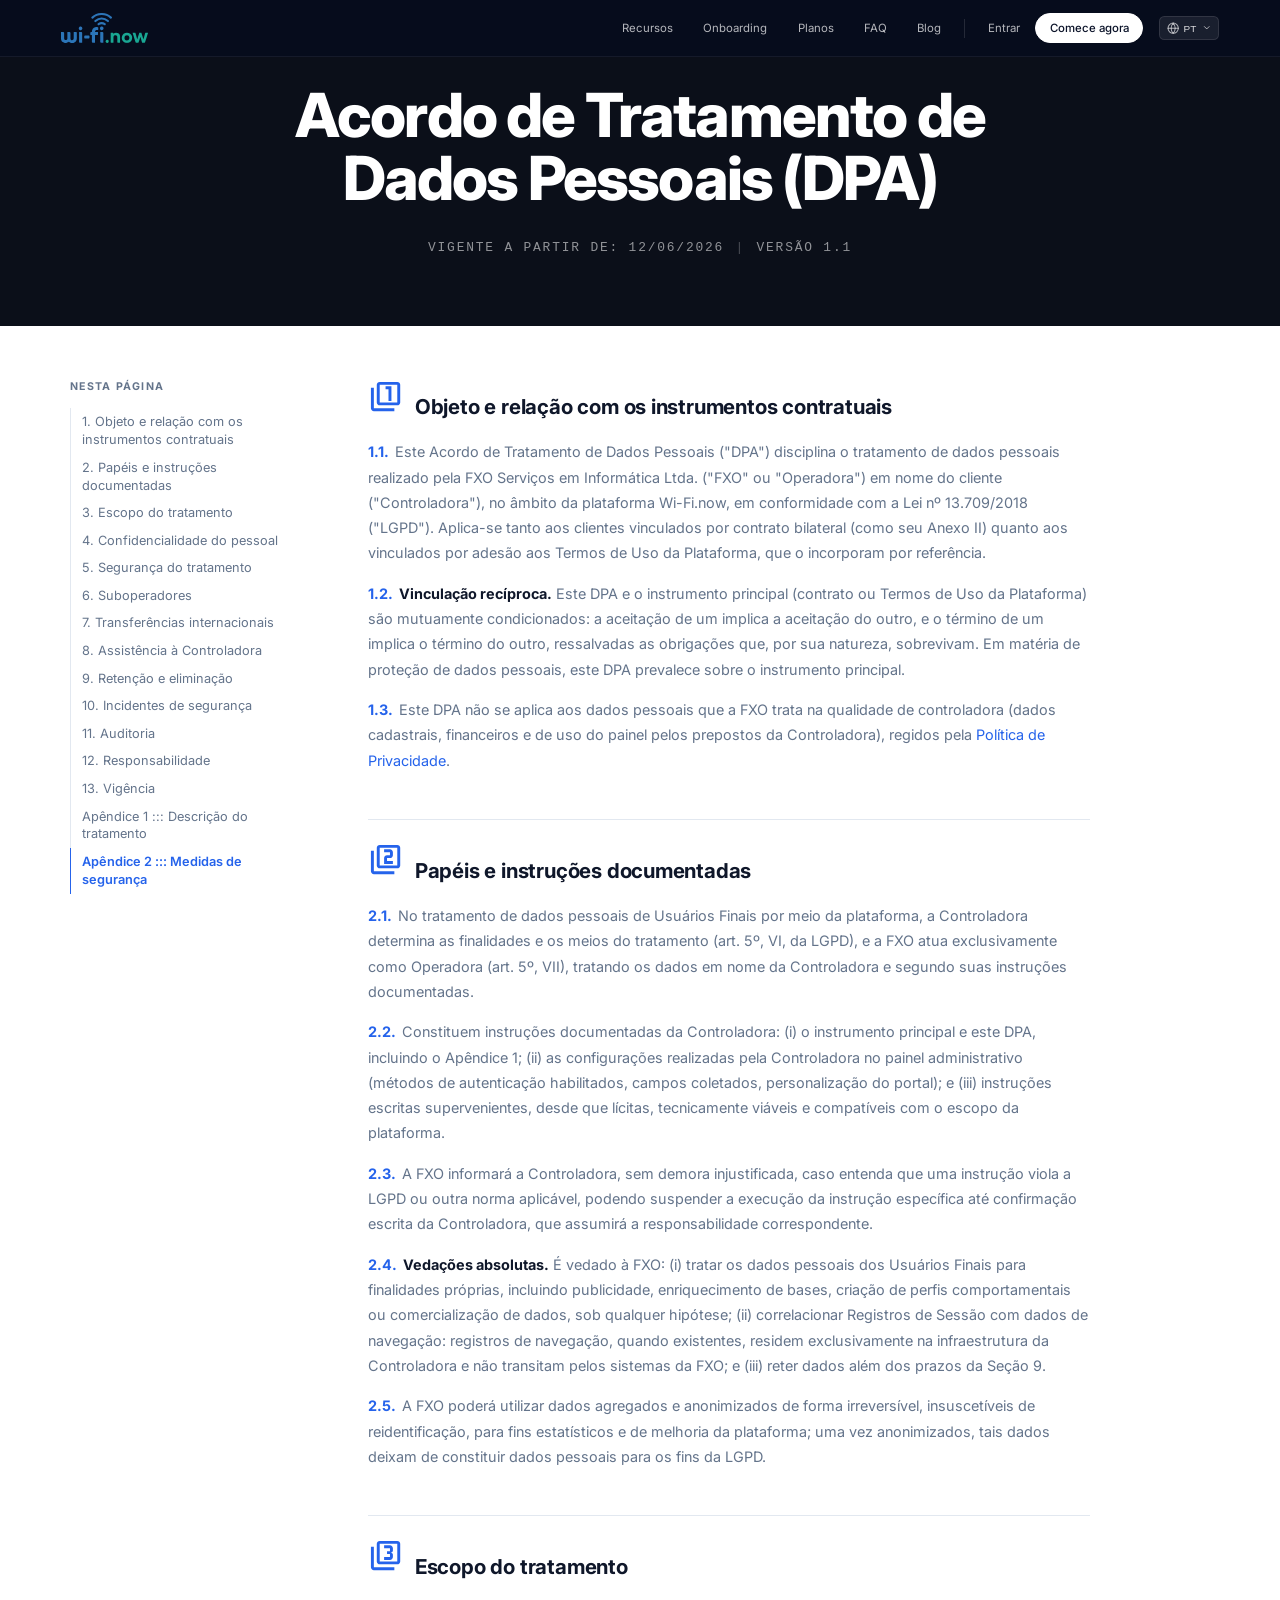
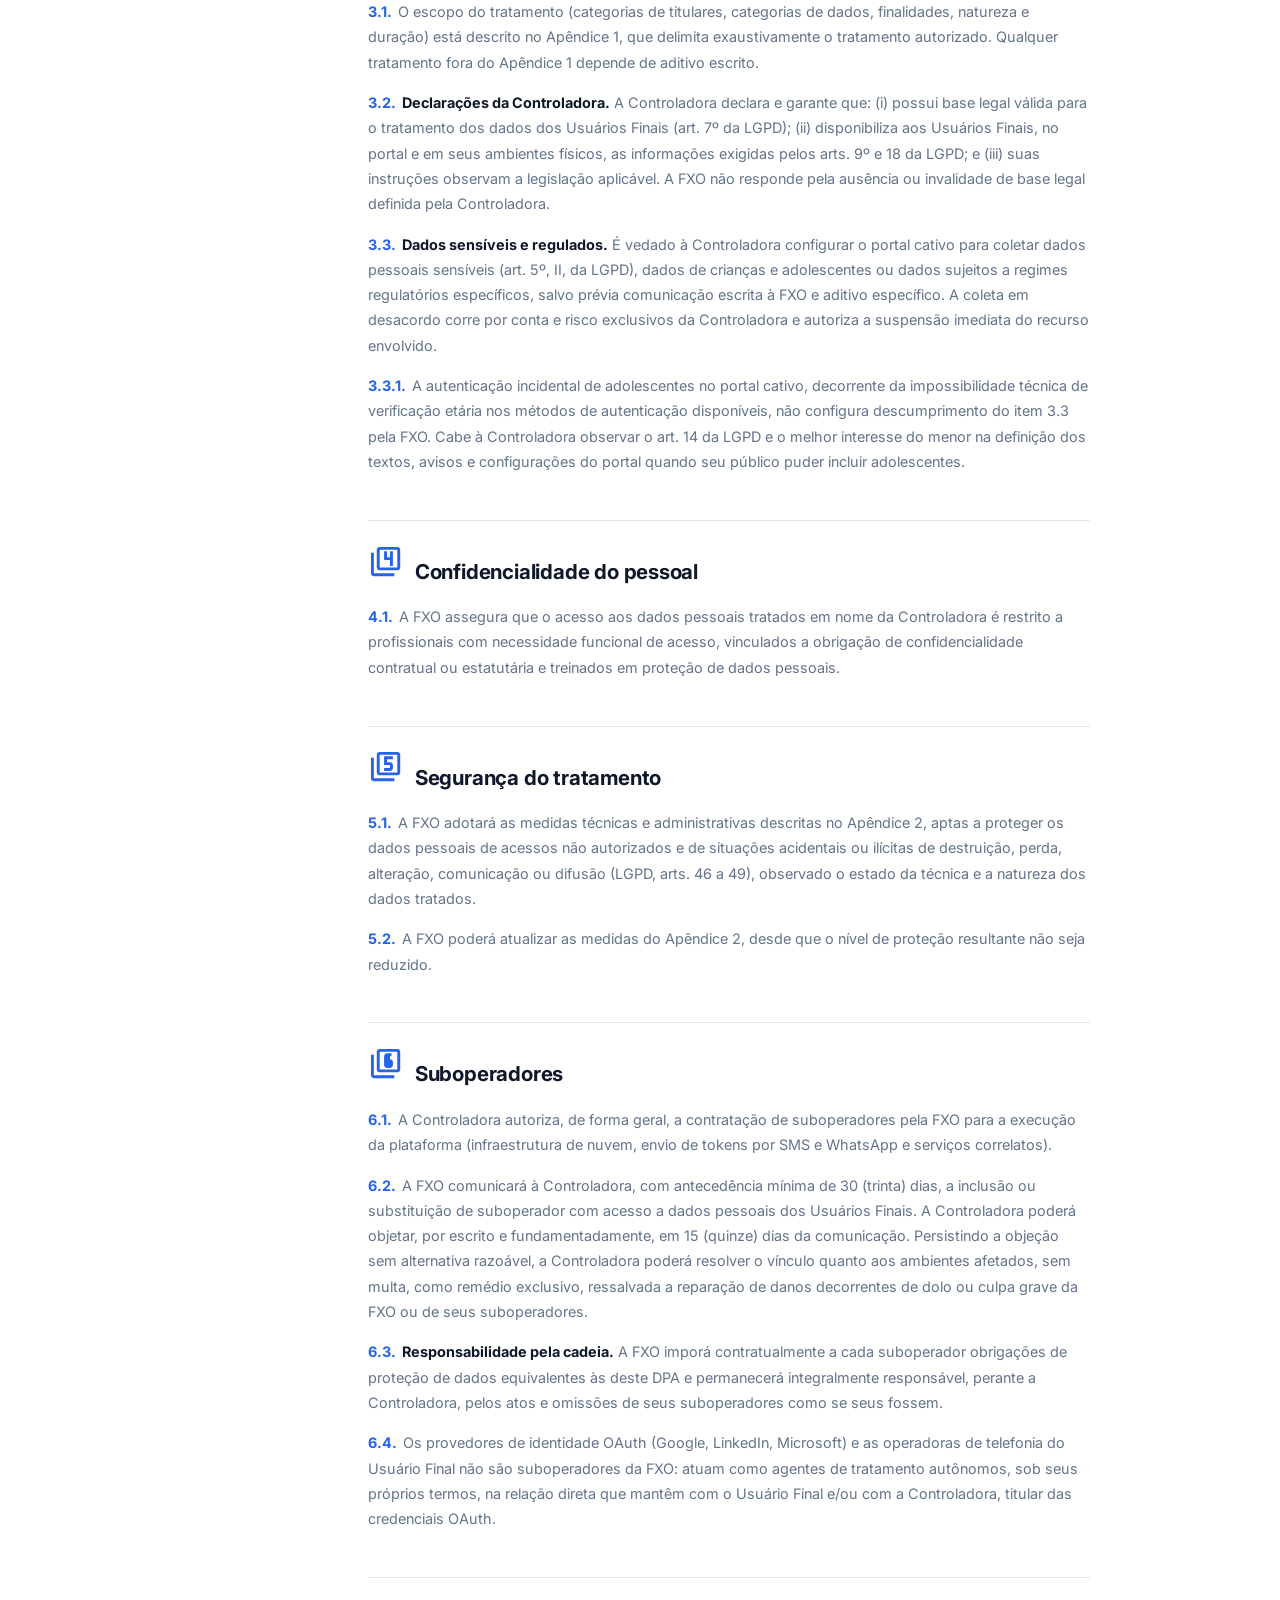
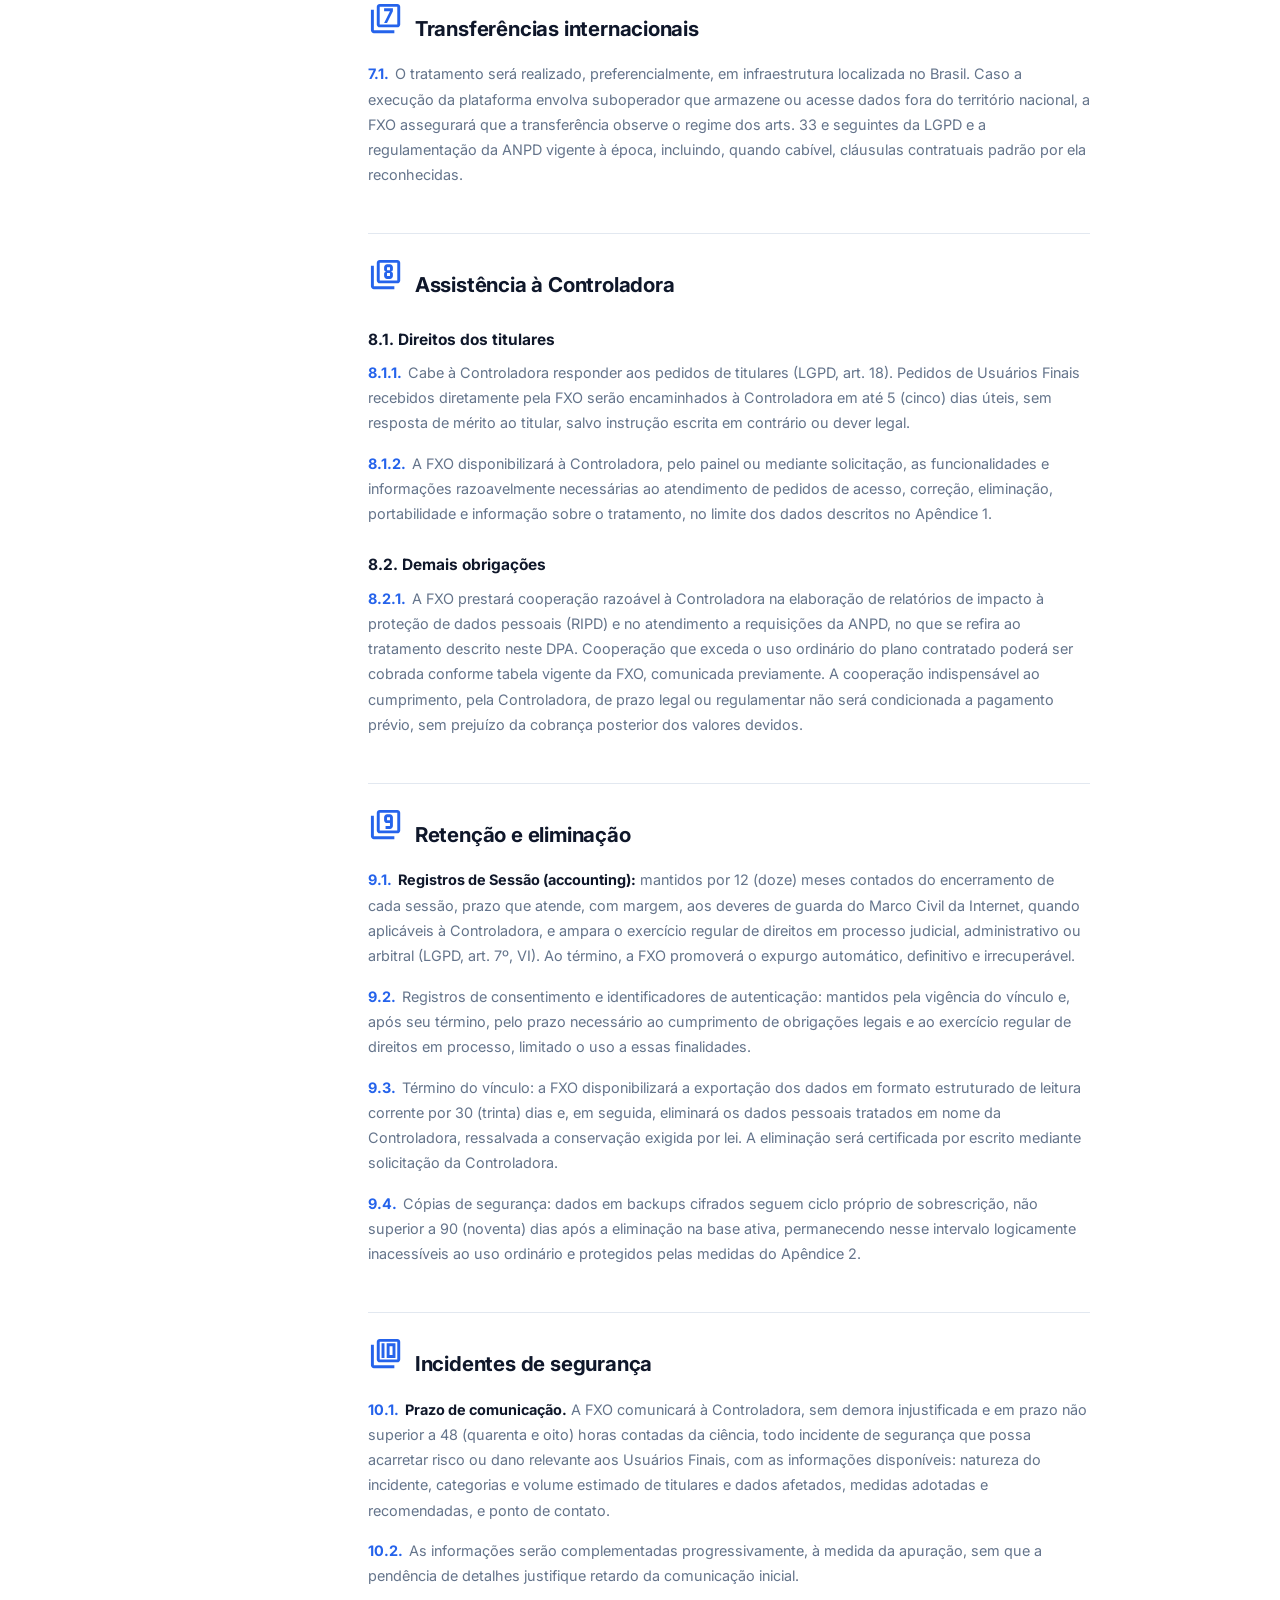
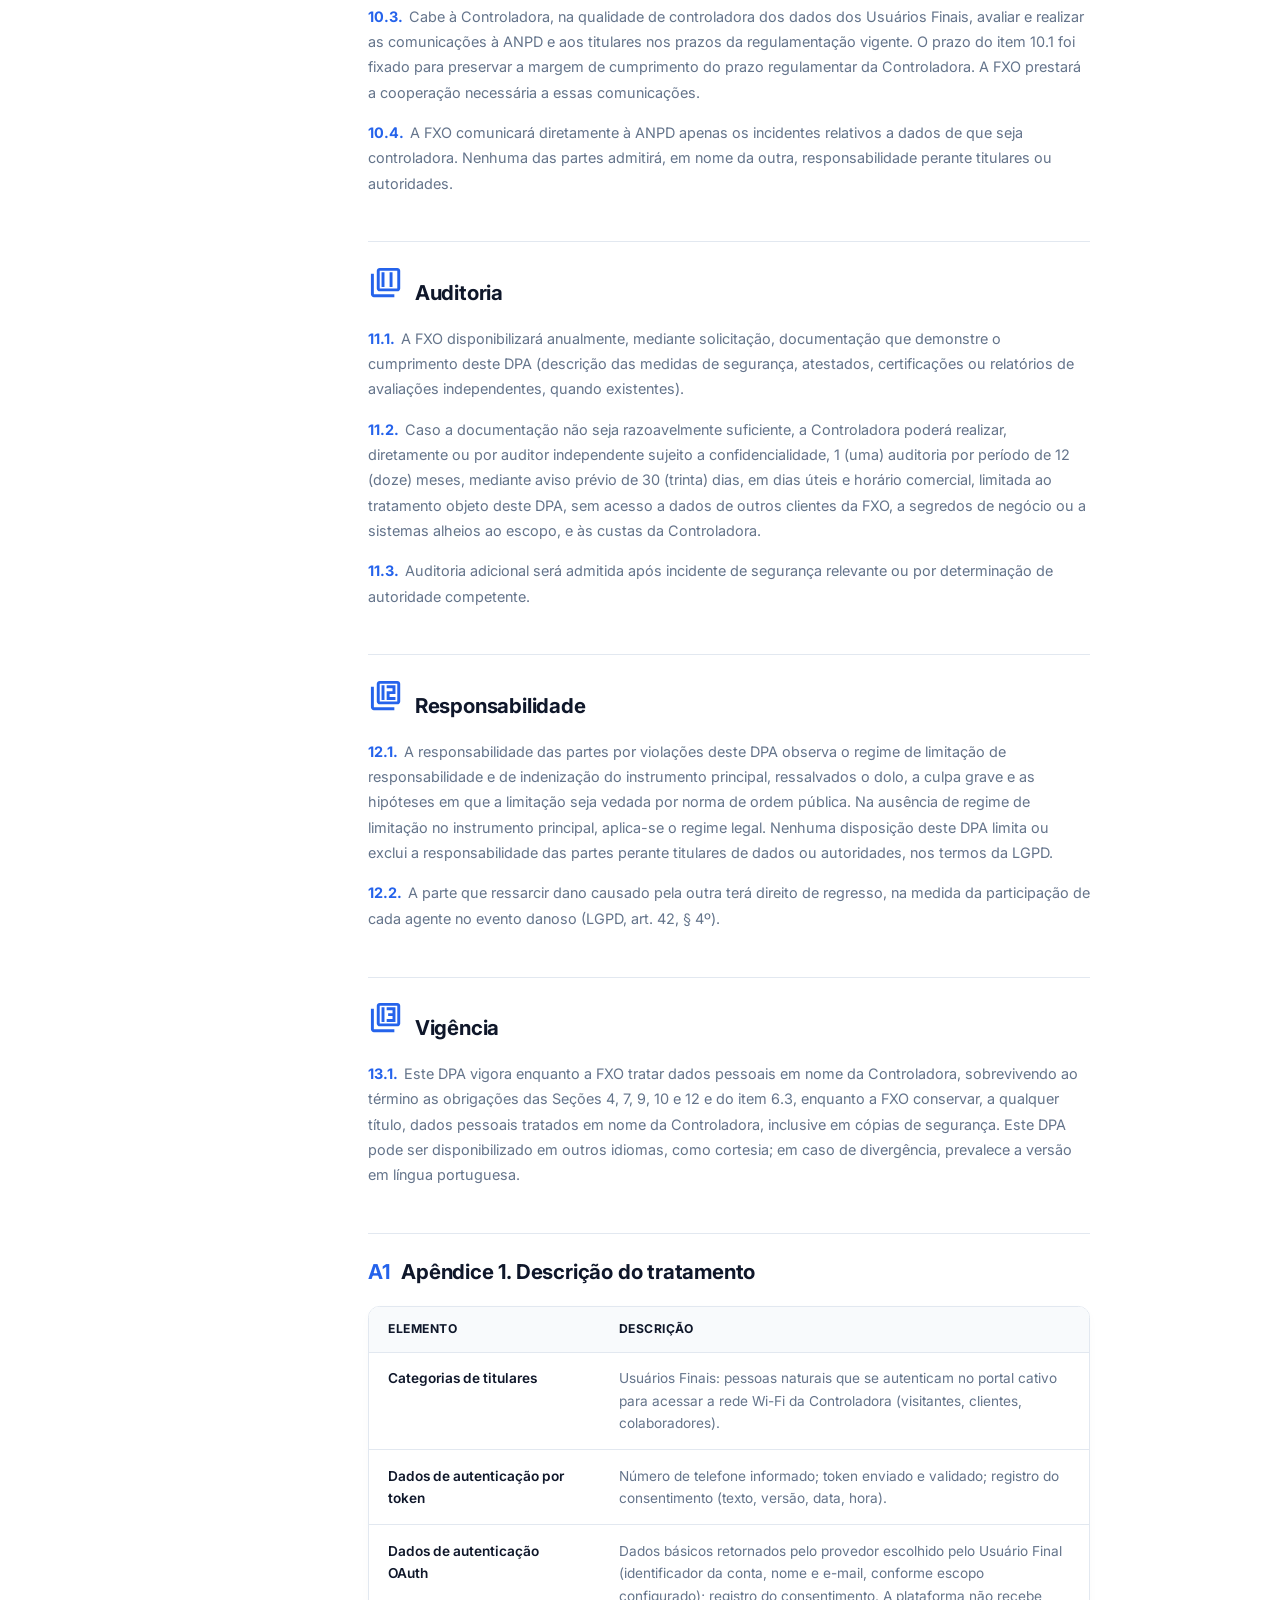
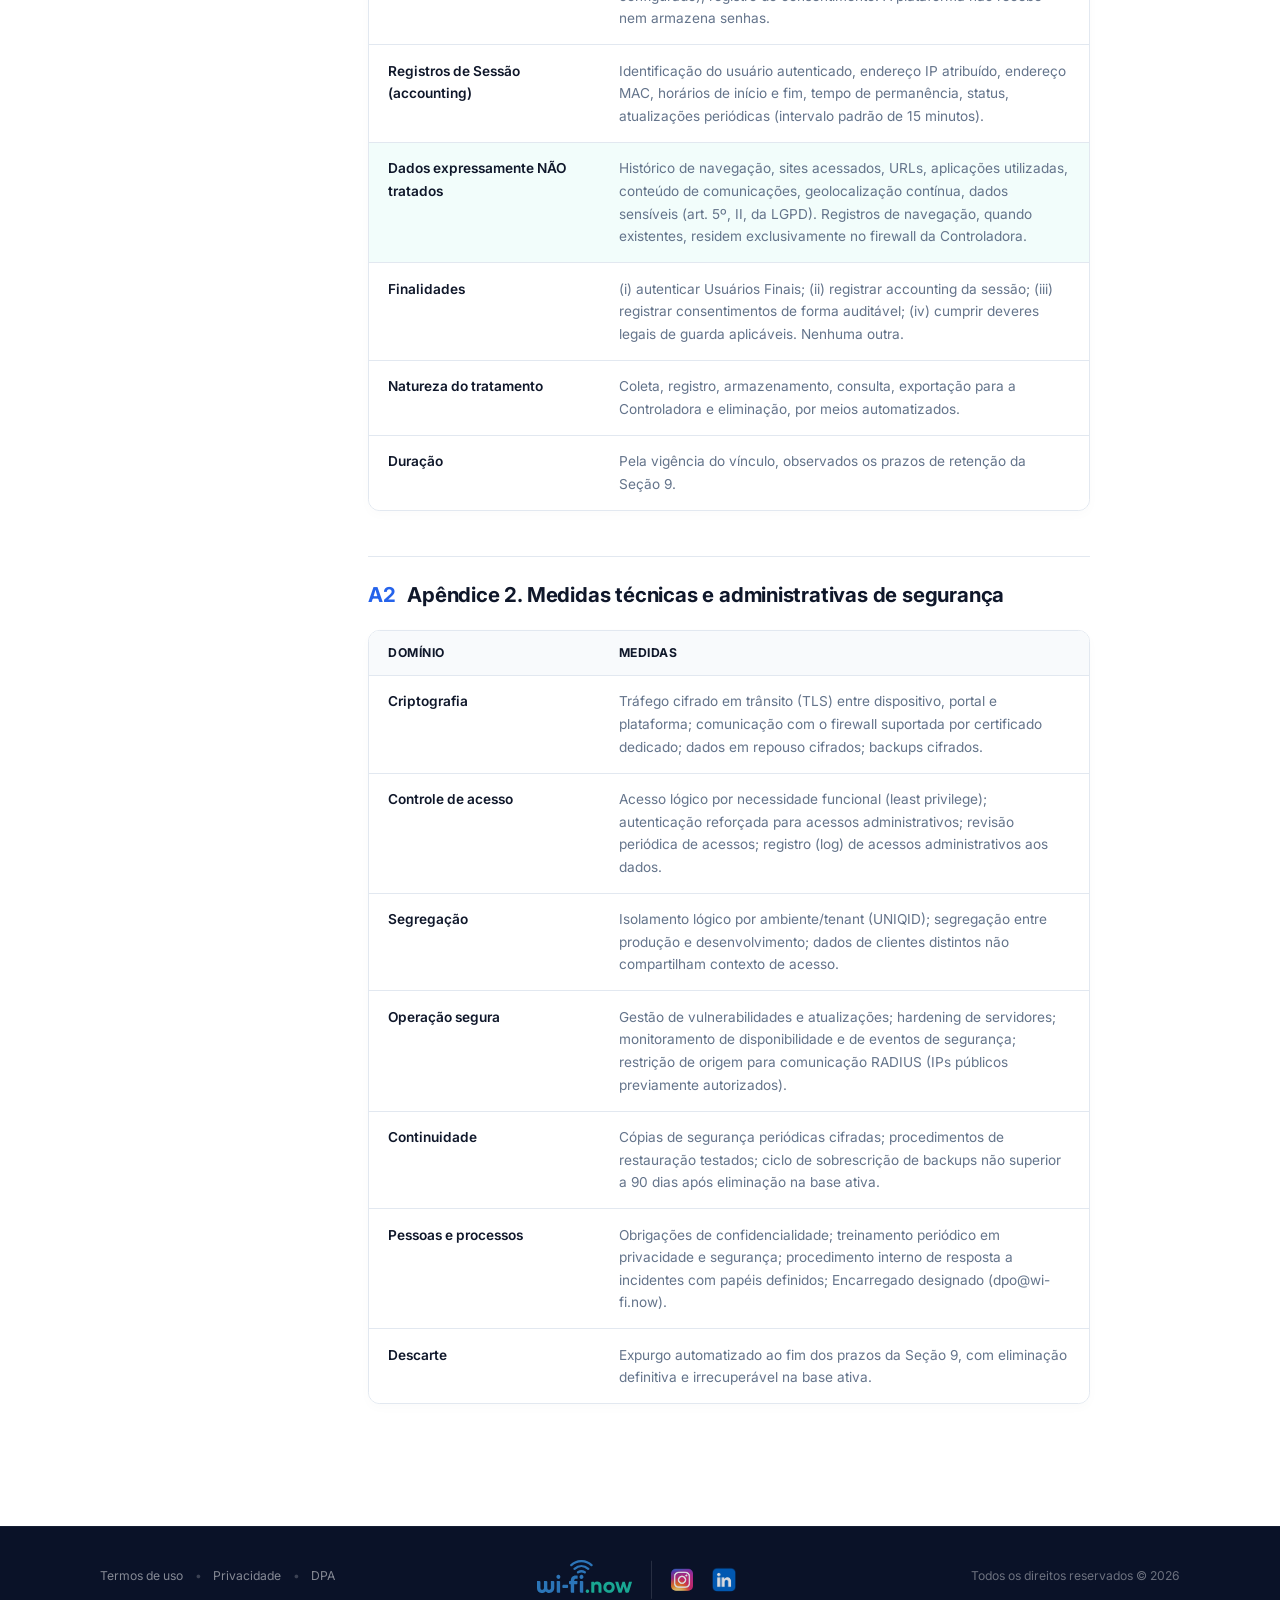
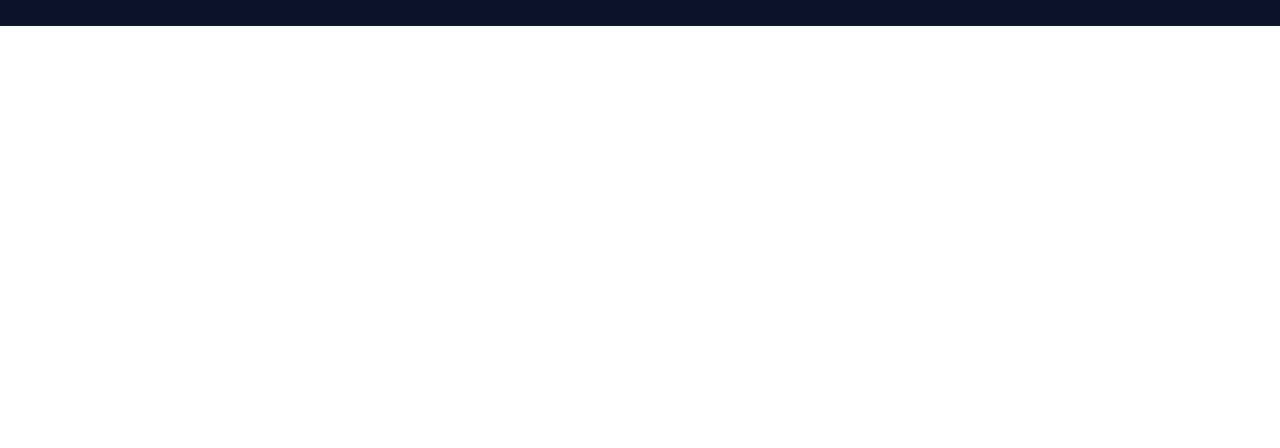
<file: dpa.html>
<!DOCTYPE html>
<html lang="pt-BR">
<head>
    <meta charset="UTF-8">
    <meta name="viewport" content="width=device-width, initial-scale=1.0">
    <title>Acordo de Tratamento de Dados Pessoais (DPA) | wi-fi.now</title>
    <meta name="description" content="DPA do wi-fi.now: como a FXO trata dados pessoais em nome da Controladora, conforme a LGPD. Papéis, segurança, suboperadores, retenção, incidentes e auditoria.">
    <meta name="keywords" content="dpa wi-fi.now, acordo de tratamento de dados, lgpd captive portal, operadora lgpd, dados pessoais wi-fi visitantes">
    <link rel="canonical" href="https://wi-fi.now/dpa.html">
    <link rel="icon" type="image/svg+xml" href="assets/logowi-finow.svg">
    <!-- Open Graph / compartilhamento em redes e WhatsApp -->
    <meta property="og:locale" content="pt_BR">
    <meta property="og:type" content="website">
    <meta property="og:site_name" content="wi-fi.now">
    <meta property="og:url" content="https://wi-fi.now/dpa.html">
    <meta property="og:title" content="Acordo de Tratamento de Dados Pessoais (DPA) | wi-fi.now">
    <meta property="og:description" content="Como a FXO trata dados pessoais em nome da Controladora, conforme a LGPD. Papéis, segurança, suboperadores, retenção, incidentes e auditoria.">
    <meta property="og:image" content="https://wi-fi.now/assets/escritorio.jpg">
    <meta name="twitter:card" content="summary_large_image">
    <meta name="twitter:title" content="Acordo de Tratamento de Dados Pessoais (DPA) | wi-fi.now">
    <meta name="twitter:description" content="Como a FXO trata dados pessoais em nome da Controladora, conforme a LGPD.">
    <meta name="twitter:image" content="https://wi-fi.now/assets/escritorio.jpg">
    <link rel="preconnect" href="https://fonts.googleapis.com">
    <link rel="preconnect" href="https://fonts.gstatic.com" crossorigin>
    <link rel="stylesheet" href="styles.css?v=144">
    <link href="https://fonts.googleapis.com/css2?family=Inter:wght@400;500;600;700;800&display=swap" rel="stylesheet">
    <style>
        /* ===== Página DPA (estilo documento legal, ref. linear.app/privacy) ===== */
        .dpa-page { background: #ffffff; }

        .dpa-header {
            background: #0b0f19;
            padding: 5.5rem 0 4.5rem;
            text-align: center;
        }
        .dpa-header-logo {
            height: 36px;
            width: auto;
            display: block;
            margin: 0 auto 2.5rem;
        }
        .dpa-title {
            font-size: 4rem;
            font-weight: 800;
            letter-spacing: -0.03em;
            line-height: 1.05;
            color: #ffffff;
            max-width: 880px;
            margin: 0 auto 1.75rem;
        }
        .dpa-effective {
            font-family: 'SF Mono', 'Cascadia Code', Consolas, 'Courier New', monospace;
            font-size: 0.85rem;
            font-weight: 500;
            letter-spacing: 0.14em;
            text-transform: uppercase;
            color: rgba(255, 255, 255, 0.55);
        }
        .dpa-effective .sep { margin: 0 0.75rem; color: rgba(255, 255, 255, 0.25); }

        .dpa-layout {
            display: grid;
            grid-template-columns: 250px minmax(0, 1fr);
            gap: 4rem;
            padding: 3.5rem 0 5rem;
        }

        /* Sumário lateral fixo */
        .dpa-toc {
            position: sticky;
            top: 96px;
            align-self: start;
            max-height: calc(100vh - 120px);
            overflow-y: auto;
            padding-right: 0.5rem;
        }
        .dpa-toc-label {
            font-size: 0.7rem;
            font-weight: 700;
            letter-spacing: 0.12em;
            text-transform: uppercase;
            color: var(--text-dark-muted);
            margin-bottom: 0.9rem;
        }
        .dpa-toc a {
            display: block;
            font-size: 0.84rem;
            line-height: 1.4;
            color: var(--text-dark-muted);
            text-decoration: none;
            padding: 0.32rem 0.75rem;
            border-left: 2px solid var(--border-light);
            transition: color 0.15s ease, border-color 0.15s ease;
        }
        .dpa-toc a:hover { color: var(--text-dark); }
        .dpa-toc a.is-active {
            color: var(--primary);
            border-left-color: var(--primary);
            font-weight: 600;
        }

        /* Corpo do documento */
        .dpa-doc { max-width: 760px; }
        .dpa-doc section { scroll-margin-top: 110px; }
        .dpa-doc h2 {
            display: flex;
            align-items: baseline;
            gap: 0.75rem;
            font-size: 1.35rem;
            font-weight: 700;
            letter-spacing: -0.01em;
            color: var(--text-dark);
            margin: 3rem 0 1.1rem;
            padding-top: 1.5rem;
            border-top: 1px solid var(--border-light);
        }
        .dpa-doc section:first-child h2 { margin-top: 0; border-top: none; padding-top: 0; }
        .dpa-num {
            font-size: 1.35rem;
            font-weight: 700;
            color: var(--primary);
            white-space: nowrap;
        }
        .dpa-doc h3 {
            font-size: 1.02rem;
            font-weight: 700;
            color: var(--text-dark);
            margin: 1.75rem 0 0.6rem;
        }
        .dpa-doc p {
            font-size: 0.95rem;
            line-height: 1.75;
            color: var(--text-dark-muted);
            margin-bottom: 1rem;
        }
        .dpa-doc p strong { color: var(--text-dark); }
        .dpa-doc a { color: var(--primary); }

        .dpa-clause { color: var(--primary); font-weight: 700; margin-right: 0.35rem; }

        /* Tabelas dos apêndices */
        .dpa-table-wrap {
            border: 1px solid var(--border-light);
            border-radius: 12px;
            overflow: hidden;
            margin: 1.25rem 0 2rem;
            box-shadow: 0 4px 12px rgba(15, 23, 42, 0.02);
        }
        .dpa-table { width: 100%; border-collapse: collapse; background: #ffffff; }
        .dpa-table th {
            text-align: left;
            font-size: 0.8rem;
            font-weight: 700;
            letter-spacing: 0.04em;
            text-transform: uppercase;
            color: var(--text-dark);
            background: var(--bg-light-soft);
            padding: 0.85rem 1.25rem;
            border-bottom: 1px solid var(--border-light);
        }
        .dpa-table td {
            font-size: 0.9rem;
            line-height: 1.65;
            color: var(--text-dark-muted);
            padding: 0.95rem 1.25rem;
            border-bottom: 1px solid var(--border-light);
            vertical-align: top;
        }
        .dpa-table tr:last-child td { border-bottom: none; }
        .dpa-table td:first-child {
            font-weight: 600;
            color: var(--text-dark);
            width: 32%;
        }
        .dpa-row-negative td {
            background: rgba(4, 210, 180, 0.05);
        }

        /* Responsivo */
        @media (max-width: 1023px) {
            /* respiro lateral de 24px no corpo (o .dpa-layout zerava o padding
               do .container, deixando o texto colado na borda no mobile) */
            .dpa-layout { grid-template-columns: 1fr; gap: 2rem; padding: 2rem 24px 4rem; }
            .dpa-toc {
                position: static;
                max-height: none;
                border: 1px solid var(--border-light);
                border-radius: 12px;
                padding: 1.25rem;
                background: var(--bg-light-soft);
            }
            .dpa-title { font-size: 2.2rem; }
            /* folga maior no topo: a navbar é fixa e cobre o início do header */
            .dpa-header { padding: 5rem 0 2.5rem; }
            /* título do header alinhado ao corpo, mesmo respiro lateral (24px) */
            .dpa-header .container { padding-left: 24px; padding-right: 24px; }
            .dpa-effective {
                font-size: 0.78rem;
                letter-spacing: 0.08em;
                line-height: 1.7;
                color: rgba(255, 255, 255, 0.72);
            }
            .dpa-effective .sep { margin: 0 0.5rem; }

            /* leitura confortável no mobile: fonte maior, entrelinha folgada
               e mais respiro antes dos títulos de seção */
            .dpa-doc { max-width: 100%; }
            .dpa-doc p,
            .dpa-doc ul li {
                font-size: 1.05rem;
                line-height: 1.8;
            }
            .dpa-doc p { margin-bottom: 1.35rem; }
            .dpa-doc h2 {
                font-size: 1.3rem;
                gap: 0.6rem;
                margin: 2.75rem 0 1.35rem;
                padding-top: 1.85rem;
            }
            .dpa-doc section:first-child h2 { margin-top: 0; padding-top: 0; }
            .dpa-doc h3 { font-size: 1.08rem; margin: 1.9rem 0 0.65rem; }
            .dpa-clause { margin-right: 0.45rem; }
        }

        /* Tabelas viram cards empilhados — escaneável no celular,
           sem aperto de 2 colunas nem scroll horizontal */
        @media (max-width: 640px) {
            .dpa-table-wrap { box-shadow: none; }
            .dpa-table thead { display: none; }
            .dpa-table,
            .dpa-table tbody,
            .dpa-table tr,
            .dpa-table td { display: block; width: 100%; }
            .dpa-table tr {
                padding: 0.9rem 0;
                border-bottom: 1px solid var(--border-light);
            }
            .dpa-table tr:last-child { border-bottom: none; }
            .dpa-table td {
                border-bottom: none;
                padding: 0.1rem 1.1rem;
            }
            .dpa-table td:first-child {
                width: 100%;
                font-size: 0.72rem;
                font-weight: 700;
                text-transform: uppercase;
                letter-spacing: 0.05em;
                color: var(--primary);
                padding-bottom: 0.3rem;
            }
            .dpa-table td:nth-child(2) {
                font-size: 1rem;
                line-height: 1.7;
                color: var(--text-dark-muted);
            }
        }

        @media (max-width: 480px) {
            .dpa-header { padding: 4.5rem 0 2.25rem; }
            .dpa-title { font-size: 1.85rem; }
            .dpa-doc h2 { font-size: 1.2rem; }
            .dpa-effective .sep {
                display: block;
                height: 0;
                margin: 0.15rem 0;
                overflow: hidden;
                color: transparent;
            }
        }

        @media print {
            .navbar, .dpa-toc, .footer { display: none !important; }
            .dpa-layout { grid-template-columns: 1fr; padding: 0; }
        }
    </style>
</head>
<body class="dpa-page">
    <!-- Navbar -->
    <nav class="navbar">
        <div class="container nav-container">
            <a href="index.html" class="logo">
                <img src="assets/logowi-finow.svg" alt="wi-fi.now logo">
            </a>
            <div class="nav-right">
                <div class="nav-links" id="nav-links">
                    <a href="recursos.html" data-i18n="header.recursos">Recursos</a>
                    <a href="como-funciona.html" data-i18n="header.onboarding">Onboarding</a>
                    <a href="planos.html" data-i18n="header.planos">Planos</a>
                    <a href="faq.html" data-i18n="header.faq">FAQ</a>
                    <a href="blog/" data-i18n="header.blog">Blog</a>
                    <a href="#" class="nav-mobile-login" data-i18n="header.nav_mobile_login">Entrar</a>
                </div>
                <span class="nav-divider"></span>
                <div class="nav-actions">
                    <a href="#" class="login-link" data-i18n="header.entrar">Entrar</a>
                    <a href="#" class="btn btn-pill" data-i18n="header.comece_agora">Comece agora</a>
                    <div class="language-selector-wrap">
                        <svg class="language-selector-icon" xmlns="http://www.w3.org/2000/svg" width="15" height="15" viewBox="0 0 24 24" fill="none" stroke="currentColor" stroke-width="2" stroke-linecap="round" stroke-linejoin="round" aria-hidden="true"><circle cx="12" cy="12" r="10"></circle><line x1="2" y1="12" x2="22" y2="12"></line><path d="M12 2a15.3 15.3 0 0 1 4 10 15.3 15.3 0 0 1-4 10 15.3 15.3 0 0 1-4-10 15.3 15.3 0 0 1 4-10z"></path></svg>
                        <select id="language-selector" class="language-selector" aria-label="Selecionar idioma">
                            <option value="pt">PT</option>
                            <option value="es">ES</option>
                            <option value="en">EN</option>
                        </select>
                        <svg class="language-selector-caret" xmlns="http://www.w3.org/2000/svg" width="12" height="12" viewBox="0 0 24 24" fill="none" stroke="currentColor" stroke-width="2.5" stroke-linecap="round" stroke-linejoin="round" aria-hidden="true"><polyline points="6 9 12 15 18 9"></polyline></svg>
                    </div>
                </div>
                <button type="button" class="nav-toggle" aria-label="Abrir menu" aria-expanded="false" aria-controls="nav-links">
                    <span></span>
                    <span></span>
                    <span></span>
                </button>
            </div>
        </div>
    </nav>

    <!-- Cabeçalho do documento -->
    <header class="dpa-header">
        <div class="container">
            <h1 class="dpa-title" data-i18n="dpa.titulo">Acordo de Tratamento de Dados Pessoais (DPA)</h1>
            <p class="dpa-effective"><span data-i18n="dpa.vigente_label">Vigente a partir de:</span> 12/06/2026<span class="sep">|</span><span data-i18n="dpa.versao_label">Versão</span> 1.1</p>
        </div>
    </header>

    <div class="container dpa-layout">
        <!-- Sumário -->
        <aside class="dpa-toc" aria-label="Sumário do documento">
            <div class="dpa-toc-label" data-i18n="dpa.toc_label">Nesta página</div>
            <a href="#s1" data-i18n="dpa.toc_s1">1. Objeto e relação com os instrumentos contratuais</a>
            <a href="#s2" data-i18n="dpa.toc_s2">2. Papéis e instruções documentadas</a>
            <a href="#s3" data-i18n="dpa.toc_s3">3. Escopo do tratamento</a>
            <a href="#s4" data-i18n="dpa.toc_s4">4. Confidencialidade do pessoal</a>
            <a href="#s5" data-i18n="dpa.toc_s5">5. Segurança do tratamento</a>
            <a href="#s6" data-i18n="dpa.toc_s6">6. Suboperadores</a>
            <a href="#s7" data-i18n="dpa.toc_s7">7. Transferências internacionais</a>
            <a href="#s8" data-i18n="dpa.toc_s8">8. Assistência à Controladora</a>
            <a href="#s9" data-i18n="dpa.toc_s9">9. Retenção e eliminação</a>
            <a href="#s10" data-i18n="dpa.toc_s10">10. Incidentes de segurança</a>
            <a href="#s11" data-i18n="dpa.toc_s11">11. Auditoria</a>
            <a href="#s12" data-i18n="dpa.toc_s12">12. Responsabilidade</a>
            <a href="#s13" data-i18n="dpa.toc_s13">13. Vigência</a>
            <a href="#a1" data-i18n="dpa.toc_a1">Apêndice 1 ::: Descrição do tratamento</a>
            <a href="#a2" data-i18n="dpa.toc_a2">Apêndice 2 ::: Medidas de segurança</a>
        </aside>

        <!-- Documento -->
        <main class="dpa-doc">
            <section id="s1">
                <h2><svg class="dpa-num" aria-hidden="true" xmlns="http://www.w3.org/2000/svg" height="37px" viewBox="0 -960 960 960" width="37px" fill="currentColor"><path d="M560-360h80v-400H480v80h80v320ZM320-240q-33 0-56.5-23.5T240-320v-480q0-33 23.5-56.5T320-880h480q33 0 56.5 23.5T880-800v480q0 33-23.5 56.5T800-240H320Zm0-80h480v-480H320v480ZM160-80q-33 0-56.5-23.5T80-160v-560h80v560h560v80H160Zm160-720v480-480Z"/></svg><span data-i18n="dpa.s1_h2">Objeto e relação com os instrumentos contratuais</span></h2>
                <p><span class="dpa-clause">1.1.</span><span data-i18n="dpa.s1_p1">Este Acordo de Tratamento de Dados Pessoais ("DPA") disciplina o tratamento de dados pessoais realizado pela FXO Serviços em Informática Ltda. ("FXO" ou "Operadora") em nome do cliente ("Controladora"), no âmbito da plataforma Wi-Fi.now, em conformidade com a Lei nº 13.709/2018 ("LGPD"). Aplica-se tanto aos clientes vinculados por contrato bilateral (como seu Anexo II) quanto aos vinculados por adesão aos Termos de Uso da Plataforma, que o incorporam por referência.</span></p>
                <p data-i18n-html="dpa.s1_p2"><span class="dpa-clause">1.2.</span><strong>Vinculação recíproca.</strong> Este DPA e o instrumento principal (contrato ou Termos de Uso da Plataforma) são mutuamente condicionados: a aceitação de um implica a aceitação do outro, e o término de um implica o término do outro, ressalvadas as obrigações que, por sua natureza, sobrevivam. Em matéria de proteção de dados pessoais, este DPA prevalece sobre o instrumento principal.</p>
                <p data-i18n-html="dpa.s1_p3"><span class="dpa-clause">1.3.</span>Este DPA não se aplica aos dados pessoais que a FXO trata na qualidade de controladora (dados cadastrais, financeiros e de uso do painel pelos prepostos da Controladora), regidos pela <a href="privacidade.html">Política de Privacidade</a>.</p>
            </section>

            <section id="s2">
                <h2><svg class="dpa-num" aria-hidden="true" xmlns="http://www.w3.org/2000/svg" height="37px" viewBox="0 -960 960 960" width="37px" fill="currentColor"><path d="M440-360h240v-80H520v-80h80q33 0 56.5-23.5T680-600v-80q0-33-23.5-56.5T600-760H440v80h160v80h-80q-33 0-56.5 23.5T440-520v160ZM320-240q-33 0-56.5-23.5T240-320v-480q0-33 23.5-56.5T320-880h480q33 0 56.5 23.5T880-800v480q0 33-23.5 56.5T800-240H320Zm0-80h480v-480H320v480ZM160-80q-33 0-56.5-23.5T80-160v-560h80v560h560v80H160Zm160-720v480-480Z"/></svg><span data-i18n="dpa.s2_h2">Papéis e instruções documentadas</span></h2>
                <p><span class="dpa-clause">2.1.</span><span data-i18n="dpa.s2_p1">No tratamento de dados pessoais de Usuários Finais por meio da plataforma, a Controladora determina as finalidades e os meios do tratamento (art. 5º, VI, da LGPD), e a FXO atua exclusivamente como Operadora (art. 5º, VII), tratando os dados em nome da Controladora e segundo suas instruções documentadas.</span></p>
                <p><span class="dpa-clause">2.2.</span><span data-i18n="dpa.s2_p2">Constituem instruções documentadas da Controladora: (i) o instrumento principal e este DPA, incluindo o Apêndice 1; (ii) as configurações realizadas pela Controladora no painel administrativo (métodos de autenticação habilitados, campos coletados, personalização do portal); e (iii) instruções escritas supervenientes, desde que lícitas, tecnicamente viáveis e compatíveis com o escopo da plataforma.</span></p>
                <p><span class="dpa-clause">2.3.</span><span data-i18n="dpa.s2_p3">A FXO informará a Controladora, sem demora injustificada, caso entenda que uma instrução viola a LGPD ou outra norma aplicável, podendo suspender a execução da instrução específica até confirmação escrita da Controladora, que assumirá a responsabilidade correspondente.</span></p>
                <p data-i18n-html="dpa.s2_p4"><span class="dpa-clause">2.4.</span><strong>Vedações absolutas.</strong> É vedado à FXO: (i) tratar os dados pessoais dos Usuários Finais para finalidades próprias, incluindo publicidade, enriquecimento de bases, criação de perfis comportamentais ou comercialização de dados, sob qualquer hipótese; (ii) correlacionar Registros de Sessão com dados de navegação: registros de navegação, quando existentes, residem exclusivamente na infraestrutura da Controladora e não transitam pelos sistemas da FXO; e (iii) reter dados além dos prazos da Seção 9.</p>
                <p><span class="dpa-clause">2.5.</span><span data-i18n="dpa.s2_p5">A FXO poderá utilizar dados agregados e anonimizados de forma irreversível, insuscetíveis de reidentificação, para fins estatísticos e de melhoria da plataforma; uma vez anonimizados, tais dados deixam de constituir dados pessoais para os fins da LGPD.</span></p>
            </section>

            <section id="s3">
                <h2><svg class="dpa-num" aria-hidden="true" xmlns="http://www.w3.org/2000/svg" height="37px" viewBox="0 -960 960 960" width="37px" fill="currentColor"><path d="M440-360h160q33 0 56.5-23.5T680-440v-60q0-26-17-43t-43-17q26 0 43-17t17-43v-60q0-33-23.5-56.5T600-760H440v80h160v80h-80v80h80v80H440v80ZM320-240q-33 0-56.5-23.5T240-320v-480q0-33 23.5-56.5T320-880h480q33 0 56.5 23.5T880-800v480q0 33-23.5 56.5T800-240H320Zm0-80h480v-480H320v480ZM160-80q-33 0-56.5-23.5T80-160v-560h80v560h560v80H160Zm160-720v480-480Z"/></svg><span data-i18n="dpa.s3_h2">Escopo do tratamento</span></h2>
                <p><span class="dpa-clause">3.1.</span><span data-i18n="dpa.s3_p1">O escopo do tratamento (categorias de titulares, categorias de dados, finalidades, natureza e duração) está descrito no Apêndice 1, que delimita exaustivamente o tratamento autorizado. Qualquer tratamento fora do Apêndice 1 depende de aditivo escrito.</span></p>
                <p data-i18n-html="dpa.s3_p2"><span class="dpa-clause">3.2.</span><strong>Declarações da Controladora.</strong> A Controladora declara e garante que: (i) possui base legal válida para o tratamento dos dados dos Usuários Finais (art. 7º da LGPD); (ii) disponibiliza aos Usuários Finais, no portal e em seus ambientes físicos, as informações exigidas pelos arts. 9º e 18 da LGPD; e (iii) suas instruções observam a legislação aplicável. A FXO não responde pela ausência ou invalidade de base legal definida pela Controladora.</p>
                <p data-i18n-html="dpa.s3_p3"><span class="dpa-clause">3.3.</span><strong>Dados sensíveis e regulados.</strong> É vedado à Controladora configurar o portal cativo para coletar dados pessoais sensíveis (art. 5º, II, da LGPD), dados de crianças e adolescentes ou dados sujeitos a regimes regulatórios específicos, salvo prévia comunicação escrita à FXO e aditivo específico. A coleta em desacordo corre por conta e risco exclusivos da Controladora e autoriza a suspensão imediata do recurso envolvido.</p>
                <p><span class="dpa-clause">3.3.1.</span><span data-i18n="dpa.s3_p4">A autenticação incidental de adolescentes no portal cativo, decorrente da impossibilidade técnica de verificação etária nos métodos de autenticação disponíveis, não configura descumprimento do item 3.3 pela FXO. Cabe à Controladora observar o art. 14 da LGPD e o melhor interesse do menor na definição dos textos, avisos e configurações do portal quando seu público puder incluir adolescentes.</span></p>
            </section>

            <section id="s4">
                <h2><svg class="dpa-num" aria-hidden="true" xmlns="http://www.w3.org/2000/svg" height="37px" viewBox="0 -960 960 960" width="37px" fill="currentColor"><path d="M600-360h80v-400h-80v160h-80v-160h-80v240h160v160ZM320-240q-33 0-56.5-23.5T240-320v-480q0-33 23.5-56.5T320-880h480q33 0 56.5 23.5T880-800v480q0 33-23.5 56.5T800-240H320Zm0-80h480v-480H320v480ZM160-80q-33 0-56.5-23.5T80-160v-560h80v560h560v80H160Zm160-720v480-480Z"/></svg><span data-i18n="dpa.s4_h2">Confidencialidade do pessoal</span></h2>
                <p><span class="dpa-clause">4.1.</span><span data-i18n="dpa.s4_p1">A FXO assegura que o acesso aos dados pessoais tratados em nome da Controladora é restrito a profissionais com necessidade funcional de acesso, vinculados a obrigação de confidencialidade contratual ou estatutária e treinados em proteção de dados pessoais.</span></p>
            </section>

            <section id="s5">
                <h2><svg class="dpa-num" aria-hidden="true" xmlns="http://www.w3.org/2000/svg" height="37px" viewBox="0 -960 960 960" width="37px" fill="currentColor"><path d="M440-360h160q33 0 56.5-23.5T680-440v-80q0-33-23.5-56.5T600-600h-80v-80h160v-80H440v240h160v80H440v80ZM320-240q-33 0-56.5-23.5T240-320v-480q0-33 23.5-56.5T320-880h480q33 0 56.5 23.5T880-800v480q0 33-23.5 56.5T800-240H320Zm0-80h480v-480H320v480ZM160-80q-33 0-56.5-23.5T80-160v-560h80v560h560v80H160Zm160-720v480-480Z"/></svg><span data-i18n="dpa.s5_h2">Segurança do tratamento</span></h2>
                <p><span class="dpa-clause">5.1.</span><span data-i18n="dpa.s5_p1">A FXO adotará as medidas técnicas e administrativas descritas no Apêndice 2, aptas a proteger os dados pessoais de acessos não autorizados e de situações acidentais ou ilícitas de destruição, perda, alteração, comunicação ou difusão (LGPD, arts. 46 a 49), observado o estado da técnica e a natureza dos dados tratados.</span></p>
                <p><span class="dpa-clause">5.2.</span><span data-i18n="dpa.s5_p2">A FXO poderá atualizar as medidas do Apêndice 2, desde que o nível de proteção resultante não seja reduzido.</span></p>
            </section>

            <section id="s6">
                <h2><svg class="dpa-num" aria-hidden="true" xmlns="http://www.w3.org/2000/svg" height="37px" viewBox="0 -960 960 960" width="37px" fill="currentColor"><path d="M520-360h80q33 0 56.5-23.5T680-440v-80q0-33-23.5-56.5T600-600h-80v-80h120v-80H520q-33 0-56.5 23.5T440-680v240q0 33 23.5 56.5T520-360Zm0-320h80v80h-80v-80ZM320-240q-33 0-56.5-23.5T240-320v-480q0-33 23.5-56.5T320-880h480q33 0 56.5 23.5T880-800v480q0 33-23.5 56.5T800-240H320Zm0-80h480v-480H320v480ZM160-80q-33 0-56.5-23.5T80-160v-560h80v560h560v80H160Zm160-720v480-480Z"/></svg><span data-i18n="dpa.s6_h2">Suboperadores</span></h2>
                <p><span class="dpa-clause">6.1.</span><span data-i18n="dpa.s6_p1">A Controladora autoriza, de forma geral, a contratação de suboperadores pela FXO para a execução da plataforma (infraestrutura de nuvem, envio de tokens por SMS e WhatsApp e serviços correlatos).</span></p>
                <p><span class="dpa-clause">6.2.</span><span data-i18n="dpa.s6_p2">A FXO comunicará à Controladora, com antecedência mínima de 30 (trinta) dias, a inclusão ou substituição de suboperador com acesso a dados pessoais dos Usuários Finais. A Controladora poderá objetar, por escrito e fundamentadamente, em 15 (quinze) dias da comunicação. Persistindo a objeção sem alternativa razoável, a Controladora poderá resolver o vínculo quanto aos ambientes afetados, sem multa, como remédio exclusivo, ressalvada a reparação de danos decorrentes de dolo ou culpa grave da FXO ou de seus suboperadores.</span></p>
                <p data-i18n-html="dpa.s6_p3"><span class="dpa-clause">6.3.</span><strong>Responsabilidade pela cadeia.</strong> A FXO imporá contratualmente a cada suboperador obrigações de proteção de dados equivalentes às deste DPA e permanecerá integralmente responsável, perante a Controladora, pelos atos e omissões de seus suboperadores como se seus fossem.</p>
                <p><span class="dpa-clause">6.4.</span><span data-i18n="dpa.s6_p4">Os provedores de identidade OAuth (Google, LinkedIn, Microsoft) e as operadoras de telefonia do Usuário Final não são suboperadores da FXO: atuam como agentes de tratamento autônomos, sob seus próprios termos, na relação direta que mantêm com o Usuário Final e/ou com a Controladora, titular das credenciais OAuth.</span></p>
            </section>

            <section id="s7">
                <h2><svg class="dpa-num" aria-hidden="true" xmlns="http://www.w3.org/2000/svg" height="37px" viewBox="0 -960 960 960" width="37px" fill="currentColor"><path d="M440-360h80l160-320v-80H440v80h160L440-360ZM320-240q-33 0-56.5-23.5T240-320v-480q0-33 23.5-56.5T320-880h480q33 0 56.5 23.5T880-800v480q0 33-23.5 56.5T800-240H320Zm0-80h480v-480H320v480ZM160-80q-33 0-56.5-23.5T80-160v-560h80v560h560v80H160Zm160-720v480-480Z"/></svg><span data-i18n="dpa.s7_h2">Transferências internacionais</span></h2>
                <p><span class="dpa-clause">7.1.</span><span data-i18n="dpa.s7_p1">O tratamento será realizado, preferencialmente, em infraestrutura localizada no Brasil. Caso a execução da plataforma envolva suboperador que armazene ou acesse dados fora do território nacional, a FXO assegurará que a transferência observe o regime dos arts. 33 e seguintes da LGPD e a regulamentação da ANPD vigente à época, incluindo, quando cabível, cláusulas contratuais padrão por ela reconhecidas.</span></p>
            </section>

            <section id="s8">
                <h2><svg class="dpa-num" aria-hidden="true" xmlns="http://www.w3.org/2000/svg" height="37px" viewBox="0 -960 960 960" width="37px" fill="currentColor"><path d="M520-360h80q33 0 56.5-23.5T680-440v-60q0-26-17-43t-43-17q26 0 43-17t17-43v-60q0-33-23.5-56.5T600-760h-80q-33 0-56.5 23.5T440-680v60q0 26 17 43t43 17q-26 0-43 17t-17 43v60q0 33 23.5 56.5T520-360Zm0-320h80v80h-80v-80Zm0 240v-80h80v80h-80ZM320-240q-33 0-56.5-23.5T240-320v-480q0-33 23.5-56.5T320-880h480q33 0 56.5 23.5T880-800v480q0 33-23.5 56.5T800-240H320Zm0-80h480v-480H320v480ZM160-80q-33 0-56.5-23.5T80-160v-560h80v560h560v80H160Zm160-720v480-480Z"/></svg><span data-i18n="dpa.s8_h2">Assistência à Controladora</span></h2>
                <h3><span data-i18n="dpa.s8_h3_1">8.1. Direitos dos titulares</span></h3>
                <p><span class="dpa-clause">8.1.1.</span><span data-i18n="dpa.s8_p1">Cabe à Controladora responder aos pedidos de titulares (LGPD, art. 18). Pedidos de Usuários Finais recebidos diretamente pela FXO serão encaminhados à Controladora em até 5 (cinco) dias úteis, sem resposta de mérito ao titular, salvo instrução escrita em contrário ou dever legal.</span></p>
                <p><span class="dpa-clause">8.1.2.</span><span data-i18n="dpa.s8_p2">A FXO disponibilizará à Controladora, pelo painel ou mediante solicitação, as funcionalidades e informações razoavelmente necessárias ao atendimento de pedidos de acesso, correção, eliminação, portabilidade e informação sobre o tratamento, no limite dos dados descritos no Apêndice 1.</span></p>
                <h3><span data-i18n="dpa.s8_h3_2">8.2. Demais obrigações</span></h3>
                <p><span class="dpa-clause">8.2.1.</span><span data-i18n="dpa.s8_p3">A FXO prestará cooperação razoável à Controladora na elaboração de relatórios de impacto à proteção de dados pessoais (RIPD) e no atendimento a requisições da ANPD, no que se refira ao tratamento descrito neste DPA. Cooperação que exceda o uso ordinário do plano contratado poderá ser cobrada conforme tabela vigente da FXO, comunicada previamente. A cooperação indispensável ao cumprimento, pela Controladora, de prazo legal ou regulamentar não será condicionada a pagamento prévio, sem prejuízo da cobrança posterior dos valores devidos.</span></p>
            </section>

            <section id="s9">
                <h2><svg class="dpa-num" aria-hidden="true" xmlns="http://www.w3.org/2000/svg" height="37px" viewBox="0 -960 960 960" width="37px" fill="currentColor"><path d="M480-360h120q33 0 56.5-23.5T680-440v-240q0-33-23.5-56.5T600-760h-80q-33 0-56.5 23.5T440-680v80q0 33 23.5 56.5T520-520h80v80H480v80Zm120-240h-80v-80h80v80ZM320-240q-33 0-56.5-23.5T240-320v-480q0-33 23.5-56.5T320-880h480q33 0 56.5 23.5T880-800v480q0 33-23.5 56.5T800-240H320Zm0-80h480v-480H320v480ZM160-80q-33 0-56.5-23.5T80-160v-560h80v560h560v80H160Zm160-720v480-480Z"/></svg><span data-i18n="dpa.s9_h2">Retenção e eliminação</span></h2>
                <p data-i18n-html="dpa.s9_p1"><span class="dpa-clause">9.1.</span><strong>Registros de Sessão (accounting):</strong> mantidos por 12 (doze) meses contados do encerramento de cada sessão, prazo que atende, com margem, aos deveres de guarda do Marco Civil da Internet, quando aplicáveis à Controladora, e ampara o exercício regular de direitos em processo judicial, administrativo ou arbitral (LGPD, art. 7º, VI). Ao término, a FXO promoverá o expurgo automático, definitivo e irrecuperável.</p>
                <p><span class="dpa-clause">9.2.</span><span data-i18n="dpa.s9_p2">Registros de consentimento e identificadores de autenticação: mantidos pela vigência do vínculo e, após seu término, pelo prazo necessário ao cumprimento de obrigações legais e ao exercício regular de direitos em processo, limitado o uso a essas finalidades.</span></p>
                <p><span class="dpa-clause">9.3.</span><span data-i18n="dpa.s9_p3">Término do vínculo: a FXO disponibilizará a exportação dos dados em formato estruturado de leitura corrente por 30 (trinta) dias e, em seguida, eliminará os dados pessoais tratados em nome da Controladora, ressalvada a conservação exigida por lei. A eliminação será certificada por escrito mediante solicitação da Controladora.</span></p>
                <p><span class="dpa-clause">9.4.</span><span data-i18n="dpa.s9_p4">Cópias de segurança: dados em backups cifrados seguem ciclo próprio de sobrescrição, não superior a 90 (noventa) dias após a eliminação na base ativa, permanecendo nesse intervalo logicamente inacessíveis ao uso ordinário e protegidos pelas medidas do Apêndice 2.</span></p>
            </section>

            <section id="s10">
                <h2><svg class="dpa-num" aria-hidden="true" xmlns="http://www.w3.org/2000/svg" height="37px" viewBox="0 -960 960 960" width="37px" fill="currentColor"><path d="M370-360h80v-400h-80v400ZM510-680v-80h240v80H510ZM510-360v-80h240v80H510ZM510-440h80v-240h-80v240ZM670-440h80v-240h-80v240ZM320-240q-33 0-56.5-23.5T240-320v-480q0-33 23.5-56.5T320-880h480q33 0 56.5 23.5T880-800v480q0 33-23.5 56.5T800-240H320Zm0-80h480v-480H320v480ZM160-80q-33 0-56.5-23.5T80-160v-560h80v560h560v80H160Zm160-720v480-480Z"/></svg><span data-i18n="dpa.s10_h2">Incidentes de segurança</span></h2>
                <p data-i18n-html="dpa.s10_p1"><span class="dpa-clause">10.1.</span><strong>Prazo de comunicação.</strong> A FXO comunicará à Controladora, sem demora injustificada e em prazo não superior a 48 (quarenta e oito) horas contadas da ciência, todo incidente de segurança que possa acarretar risco ou dano relevante aos Usuários Finais, com as informações disponíveis: natureza do incidente, categorias e volume estimado de titulares e dados afetados, medidas adotadas e recomendadas, e ponto de contato.</p>
                <p><span class="dpa-clause">10.2.</span><span data-i18n="dpa.s10_p2">As informações serão complementadas progressivamente, à medida da apuração, sem que a pendência de detalhes justifique retardo da comunicação inicial.</span></p>
                <p><span class="dpa-clause">10.3.</span><span data-i18n="dpa.s10_p3">Cabe à Controladora, na qualidade de controladora dos dados dos Usuários Finais, avaliar e realizar as comunicações à ANPD e aos titulares nos prazos da regulamentação vigente. O prazo do item 10.1 foi fixado para preservar a margem de cumprimento do prazo regulamentar da Controladora. A FXO prestará a cooperação necessária a essas comunicações.</span></p>
                <p><span class="dpa-clause">10.4.</span><span data-i18n="dpa.s10_p4">A FXO comunicará diretamente à ANPD apenas os incidentes relativos a dados de que seja controladora. Nenhuma das partes admitirá, em nome da outra, responsabilidade perante titulares ou autoridades.</span></p>
            </section>

            <section id="s11">
                <h2><svg class="dpa-num" aria-hidden="true" xmlns="http://www.w3.org/2000/svg" height="37px" viewBox="0 -960 960 960" width="37px" fill="currentColor"><path d="M370-360h80v-400h-80v400ZM590-360h80v-400h-80v400ZM320-240q-33 0-56.5-23.5T240-320v-480q0-33 23.5-56.5T320-880h480q33 0 56.5 23.5T880-800v480q0 33-23.5 56.5T800-240H320Zm0-80h480v-480H320v480ZM160-80q-33 0-56.5-23.5T80-160v-560h80v560h560v80H160Zm160-720v480-480Z"/></svg><span data-i18n="dpa.s11_h2">Auditoria</span></h2>
                <p><span class="dpa-clause">11.1.</span><span data-i18n="dpa.s11_p1">A FXO disponibilizará anualmente, mediante solicitação, documentação que demonstre o cumprimento deste DPA (descrição das medidas de segurança, atestados, certificações ou relatórios de avaliações independentes, quando existentes).</span></p>
                <p><span class="dpa-clause">11.2.</span><span data-i18n="dpa.s11_p2">Caso a documentação não seja razoavelmente suficiente, a Controladora poderá realizar, diretamente ou por auditor independente sujeito a confidencialidade, 1 (uma) auditoria por período de 12 (doze) meses, mediante aviso prévio de 30 (trinta) dias, em dias úteis e horário comercial, limitada ao tratamento objeto deste DPA, sem acesso a dados de outros clientes da FXO, a segredos de negócio ou a sistemas alheios ao escopo, e às custas da Controladora.</span></p>
                <p><span class="dpa-clause">11.3.</span><span data-i18n="dpa.s11_p3">Auditoria adicional será admitida após incidente de segurança relevante ou por determinação de autoridade competente.</span></p>
            </section>

            <section id="s12">
                <h2><svg class="dpa-num" aria-hidden="true" xmlns="http://www.w3.org/2000/svg" height="37px" viewBox="0 -960 960 960" width="37px" fill="currentColor"><path d="M370-360h80v-400h-80v400ZM510-680v-80h240v80H510ZM670-600v-80h80v80h-80ZM510-520v-80h240v80H510ZM510-440v-80h80v80h-80ZM510-360v-80h240v80H510ZM320-240q-33 0-56.5-23.5T240-320v-480q0-33 23.5-56.5T320-880h480q33 0 56.5 23.5T880-800v480q0 33-23.5 56.5T800-240H320Zm0-80h480v-480H320v480ZM160-80q-33 0-56.5-23.5T80-160v-560h80v560h560v80H160Zm160-720v480-480Z"/></svg><span data-i18n="dpa.s12_h2">Responsabilidade</span></h2>
                <p><span class="dpa-clause">12.1.</span><span data-i18n="dpa.s12_p1">A responsabilidade das partes por violações deste DPA observa o regime de limitação de responsabilidade e de indenização do instrumento principal, ressalvados o dolo, a culpa grave e as hipóteses em que a limitação seja vedada por norma de ordem pública. Na ausência de regime de limitação no instrumento principal, aplica-se o regime legal. Nenhuma disposição deste DPA limita ou exclui a responsabilidade das partes perante titulares de dados ou autoridades, nos termos da LGPD.</span></p>
                <p><span class="dpa-clause">12.2.</span><span data-i18n="dpa.s12_p2">A parte que ressarcir dano causado pela outra terá direito de regresso, na medida da participação de cada agente no evento danoso (LGPD, art. 42, § 4º).</span></p>
            </section>

            <section id="s13">
                <h2><svg class="dpa-num" aria-hidden="true" xmlns="http://www.w3.org/2000/svg" height="37px" viewBox="0 -960 960 960" width="37px" fill="currentColor"><path d="M370-360h80v-400h-80v400ZM510-680v-80h240v80H510ZM670-440v-240h80v240h-80ZM550-520v-80h200v80H550ZM510-360v-80h240v80H510ZM320-240q-33 0-56.5-23.5T240-320v-480q0-33 23.5-56.5T320-880h480q33 0 56.5 23.5T880-800v480q0 33-23.5 56.5T800-240H320Zm0-80h480v-480H320v480ZM160-80q-33 0-56.5-23.5T80-160v-560h80v560h560v80H160Zm160-720v480-480Z"/></svg><span data-i18n="dpa.s13_h2">Vigência</span></h2>
                <p><span class="dpa-clause">13.1.</span><span data-i18n="dpa.s13_p1">Este DPA vigora enquanto a FXO tratar dados pessoais em nome da Controladora, sobrevivendo ao término as obrigações das Seções 4, 7, 9, 10 e 12 e do item 6.3, enquanto a FXO conservar, a qualquer título, dados pessoais tratados em nome da Controladora, inclusive em cópias de segurança. Este DPA pode ser disponibilizado em outros idiomas, como cortesia; em caso de divergência, prevalece a versão em língua portuguesa.</span></p>
            </section>

            <section id="a1">
                <h2><span class="dpa-num">A1</span><span data-i18n="dpa.a1_h2">Apêndice 1. Descrição do tratamento</span></h2>
                <div class="dpa-table-wrap">
                    <table class="dpa-table">
                        <thead>
                            <tr>
                                <th scope="col" data-i18n="dpa.a1_th1">Elemento</th>
                                <th scope="col" data-i18n="dpa.a1_th2">Descrição</th>
                            </tr>
                        </thead>
                        <tbody>
                            <tr>
                                <td data-i18n="dpa.a1_row1_col1">Categorias de titulares</td>
                                <td data-i18n="dpa.a1_row1_col2">Usuários Finais: pessoas naturais que se autenticam no portal cativo para acessar a rede Wi-Fi da Controladora (visitantes, clientes, colaboradores).</td>
                            </tr>
                            <tr>
                                <td data-i18n="dpa.a1_row2_col1">Dados de autenticação por token</td>
                                <td data-i18n="dpa.a1_row2_col2">Número de telefone informado; token enviado e validado; registro do consentimento (texto, versão, data, hora).</td>
                            </tr>
                            <tr>
                                <td data-i18n="dpa.a1_row3_col1">Dados de autenticação OAuth</td>
                                <td data-i18n="dpa.a1_row3_col2">Dados básicos retornados pelo provedor escolhido pelo Usuário Final (identificador da conta, nome e e-mail, conforme escopo configurado); registro do consentimento. A plataforma não recebe nem armazena senhas.</td>
                            </tr>
                            <tr>
                                <td data-i18n="dpa.a1_row4_col1">Registros de Sessão (accounting)</td>
                                <td data-i18n="dpa.a1_row4_col2">Identificação do usuário autenticado, endereço IP atribuído, endereço MAC, horários de início e fim, tempo de permanência, status, atualizações periódicas (intervalo padrão de 15 minutos).</td>
                            </tr>
                            <tr class="dpa-row-negative">
                                <td data-i18n="dpa.a1_row5_col1">Dados expressamente NÃO tratados</td>
                                <td data-i18n="dpa.a1_row5_col2">Histórico de navegação, sites acessados, URLs, aplicações utilizadas, conteúdo de comunicações, geolocalização contínua, dados sensíveis (art. 5º, II, da LGPD). Registros de navegação, quando existentes, residem exclusivamente no firewall da Controladora.</td>
                            </tr>
                            <tr>
                                <td data-i18n="dpa.a1_row6_col1">Finalidades</td>
                                <td data-i18n="dpa.a1_row6_col2">(i) autenticar Usuários Finais; (ii) registrar accounting da sessão; (iii) registrar consentimentos de forma auditável; (iv) cumprir deveres legais de guarda aplicáveis. Nenhuma outra.</td>
                            </tr>
                            <tr>
                                <td data-i18n="dpa.a1_row7_col1">Natureza do tratamento</td>
                                <td data-i18n="dpa.a1_row7_col2">Coleta, registro, armazenamento, consulta, exportação para a Controladora e eliminação, por meios automatizados.</td>
                            </tr>
                            <tr>
                                <td data-i18n="dpa.a1_row8_col1">Duração</td>
                                <td data-i18n="dpa.a1_row8_col2">Pela vigência do vínculo, observados os prazos de retenção da Seção 9.</td>
                            </tr>
                        </tbody>
                    </table>
                </div>
            </section>

            <section id="a2">
                <h2><span class="dpa-num">A2</span><span data-i18n="dpa.a2_h2">Apêndice 2. Medidas técnicas e administrativas de segurança</span></h2>
                <div class="dpa-table-wrap">
                    <table class="dpa-table">
                        <thead>
                            <tr>
                                <th scope="col" data-i18n="dpa.a2_th1">Domínio</th>
                                <th scope="col" data-i18n="dpa.a2_th2">Medidas</th>
                            </tr>
                        </thead>
                        <tbody>
                            <tr>
                                <td data-i18n="dpa.a2_row1_col1">Criptografia</td>
                                <td data-i18n="dpa.a2_row1_col2">Tráfego cifrado em trânsito (TLS) entre dispositivo, portal e plataforma; comunicação com o firewall suportada por certificado dedicado; dados em repouso cifrados; backups cifrados.</td>
                            </tr>
                            <tr>
                                <td data-i18n="dpa.a2_row2_col1">Controle de acesso</td>
                                <td data-i18n="dpa.a2_row2_col2">Acesso lógico por necessidade funcional (least privilege); autenticação reforçada para acessos administrativos; revisão periódica de acessos; registro (log) de acessos administrativos aos dados.</td>
                            </tr>
                            <tr>
                                <td data-i18n="dpa.a2_row3_col1">Segregação</td>
                                <td data-i18n="dpa.a2_row3_col2">Isolamento lógico por ambiente/tenant (UNIQID); segregação entre produção e desenvolvimento; dados de clientes distintos não compartilham contexto de acesso.</td>
                            </tr>
                            <tr>
                                <td data-i18n="dpa.a2_row4_col1">Operação segura</td>
                                <td data-i18n="dpa.a2_row4_col2">Gestão de vulnerabilidades e atualizações; hardening de servidores; monitoramento de disponibilidade e de eventos de segurança; restrição de origem para comunicação RADIUS (IPs públicos previamente autorizados).</td>
                            </tr>
                            <tr>
                                <td data-i18n="dpa.a2_row5_col1">Continuidade</td>
                                <td data-i18n="dpa.a2_row5_col2">Cópias de segurança periódicas cifradas; procedimentos de restauração testados; ciclo de sobrescrição de backups não superior a 90 dias após eliminação na base ativa.</td>
                            </tr>
                            <tr>
                                <td data-i18n="dpa.a2_row6_col1">Pessoas e processos</td>
                                <td data-i18n="dpa.a2_row6_col2">Obrigações de confidencialidade; treinamento periódico em privacidade e segurança; procedimento interno de resposta a incidentes com papéis definidos; Encarregado designado (dpo@wi-fi.now).</td>
                            </tr>
                            <tr>
                                <td data-i18n="dpa.a2_row7_col1">Descarte</td>
                                <td data-i18n="dpa.a2_row7_col2">Expurgo automatizado ao fim dos prazos da Seção 9, com eliminação definitiva e irrecuperável na base ativa.</td>
                            </tr>
                        </tbody>
                    </table>
                </div>
            </section>
        </main>
    </div>

    <!-- Footer -->
    <footer class="footer">
        <div class="container footer-container">
            <div class="footer-left">
                <a href="termos.html" data-i18n="footer.termos">Termos</a>
                <span class="footer-bullet">•</span>
                <a href="privacidade.html" data-i18n="footer.privacidade">Privacidade</a>
                <span class="footer-bullet">•</span>
                <a href="dpa.html">DPA</a>
            </div>
            <div class="footer-center">
                <a href="index.html" class="footer-logo">
                    <img src="assets/logowi-finow.svg" alt="wi-fi.now logo">
                </a>
                <div class="footer-social">
                    <a href="https://www.instagram.com/wifi.now_/" target="_blank" rel="noopener" aria-label="Instagram">
                        <img src="assets/insta.png" alt="Instagram" loading="lazy" decoding="async">
                    </a>
                    <a href="https://www.linkedin.com/company/wi-finow/" target="_blank" rel="noopener" aria-label="LinkedIn">
                        <img src="assets/linkedin.webp" alt="LinkedIn" class="footer-social-linkedin" loading="lazy" decoding="async">
                    </a>
                </div>
            </div>
            <div class="footer-right">
                <span class="copyright" data-i18n="footer.copyright">Todos os direitos reservados © 2026</span>
            </div>
        </div>
    </footer>

    <script>
        document.addEventListener('DOMContentLoaded', () => {
            const navbar = document.querySelector('.navbar');
            const navToggle = document.querySelector('.nav-toggle');
            if (navToggle && navbar) {
                navToggle.addEventListener('click', () => {
                    const isOpen = navbar.classList.toggle('nav-open');
                    navToggle.setAttribute('aria-expanded', isOpen ? 'true' : 'false');
                    navToggle.setAttribute('aria-label', isOpen ? 'Fechar menu' : 'Abrir menu');
                });
                navbar.querySelectorAll('.nav-links a').forEach(link => {
                    link.addEventListener('click', () => {
                        navbar.classList.remove('nav-open');
                        navToggle.setAttribute('aria-expanded', 'false');
                    });
                });
            }

            // Sumário: destaca a seção visível durante a rolagem
            const tocLinks = Array.from(document.querySelectorAll('.dpa-toc a'));
            const sections = tocLinks
                .map(link => document.querySelector(link.getAttribute('href')))
                .filter(Boolean);
            const byId = {};
            tocLinks.forEach(link => { byId[link.getAttribute('href').slice(1)] = link; });
            const observer = new IntersectionObserver((entries) => {
                entries.forEach(entry => {
                    if (entry.isIntersecting) {
                        tocLinks.forEach(l => l.classList.remove('is-active'));
                        const link = byId[entry.target.id];
                        if (link) link.classList.add('is-active');
                    }
                });
            }, { rootMargin: '-20% 0px -70% 0px' });
            sections.forEach(s => observer.observe(s));
        });
    </script>
    <script src="modal.js?v=5"></script>
    <script src="i18n.js"></script>
</body>
</html>
</file>
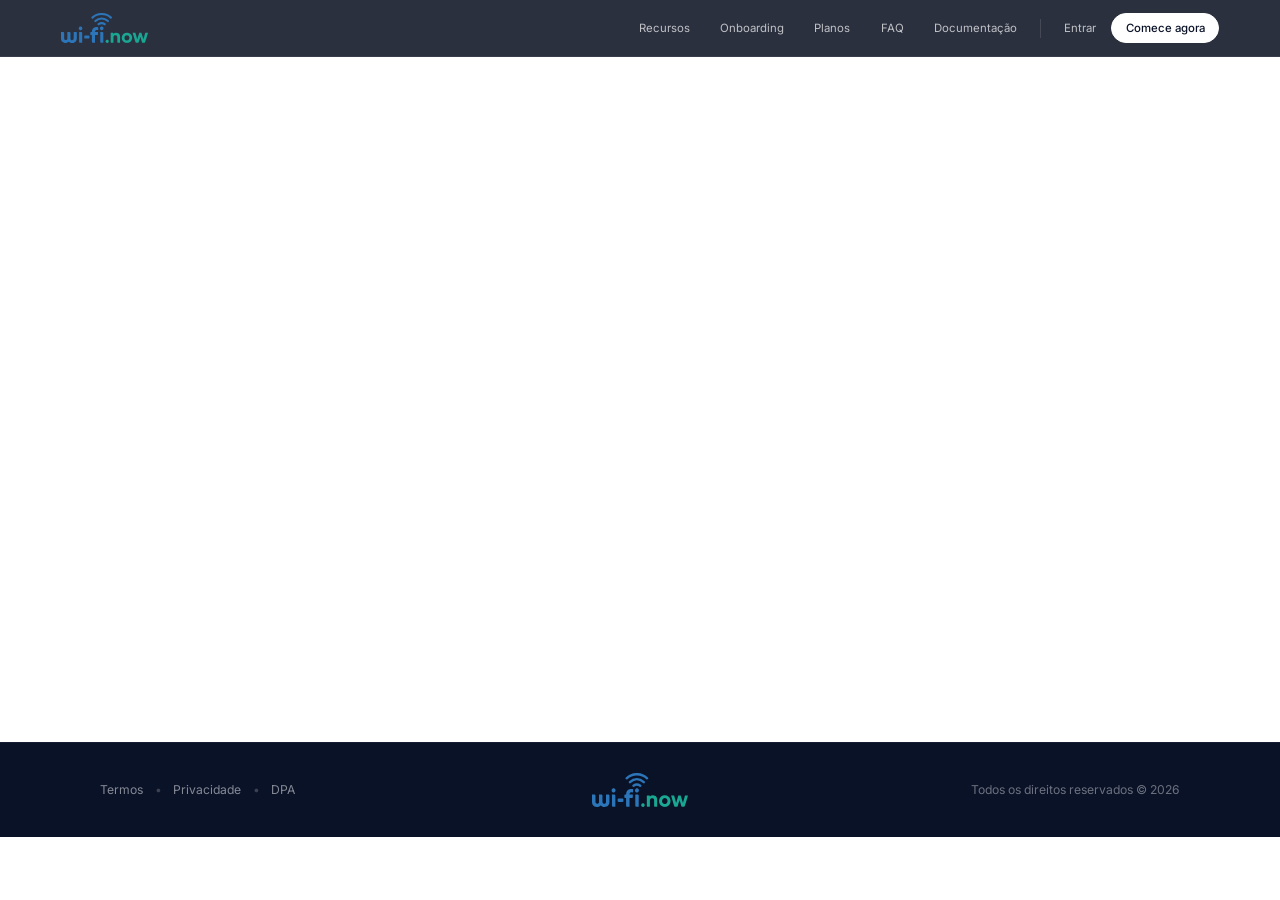
<file: fabio.html>
<!DOCTYPE html>
<html lang="pt-BR">
<head>
    <meta charset="UTF-8">
    <meta name="viewport" content="width=device-width, initial-scale=1.0">
    <title>Fabio - wi-fi.now</title>
    <!-- Página interna de testes: fora do índice dos buscadores -->
    <meta name="robots" content="noindex, nofollow">
    <link rel="stylesheet" href="styles.css?v=88">
    <link href="https://fonts.googleapis.com/css2?family=Inter:wght@400;500;600;700;800&display=swap" rel="stylesheet">
</head>
<body>
    <!-- Navbar -->
    <nav class="navbar">
        <div class="container nav-container">
            <a href="index.html" class="logo">
                <img src="assets/logowi-finow.svg" alt="wi-fi.now logo">
            </a>
            <div class="nav-right">
                <div class="nav-links">
                    <a href="recursos.html">Recursos</a>
                    <a href="como-funciona.html">Onboarding</a>
                    <a href="planos.html">Planos</a>
                    <a href="faq.html">FAQ</a>
                    <a href="documentacao.html">Documentação</a>
                </div>
                <span class="nav-divider"></span>
                <div class="nav-actions">
                    <a href="#" class="login-link">Entrar</a>
                    <a href="#" class="btn btn-pill">Comece agora</a>
                </div>
            </div>
        </div>
    </nav>

    <!-- Conteúdo para testar -->
    <main class="fabio-main">
        <!-- Adicione seu conteúdo aqui -->
    </main>

    <!-- Footer -->
    <footer class="footer">
        <div class="container footer-container">
            <div class="footer-left">
                <a href="termos.html">Termos</a>
                <span class="footer-bullet">•</span>
                <a href="privacidade.html">Privacidade</a>
                <span class="footer-bullet">•</span>
                <a href="dpa.html">DPA</a>
            </div>
            <div class="footer-center">
                <a href="index.html" class="footer-logo">
                    <img src="assets/logowi-finow.svg" alt="wi-fi.now logo">
                </a>
            </div>
            <div class="footer-right">
                <span class="copyright">Todos os direitos reservados © 2026</span>
            </div>
        </div>
    </footer>

    <script src="modal.js?v=5"></script>
</body>
</html>
</file>
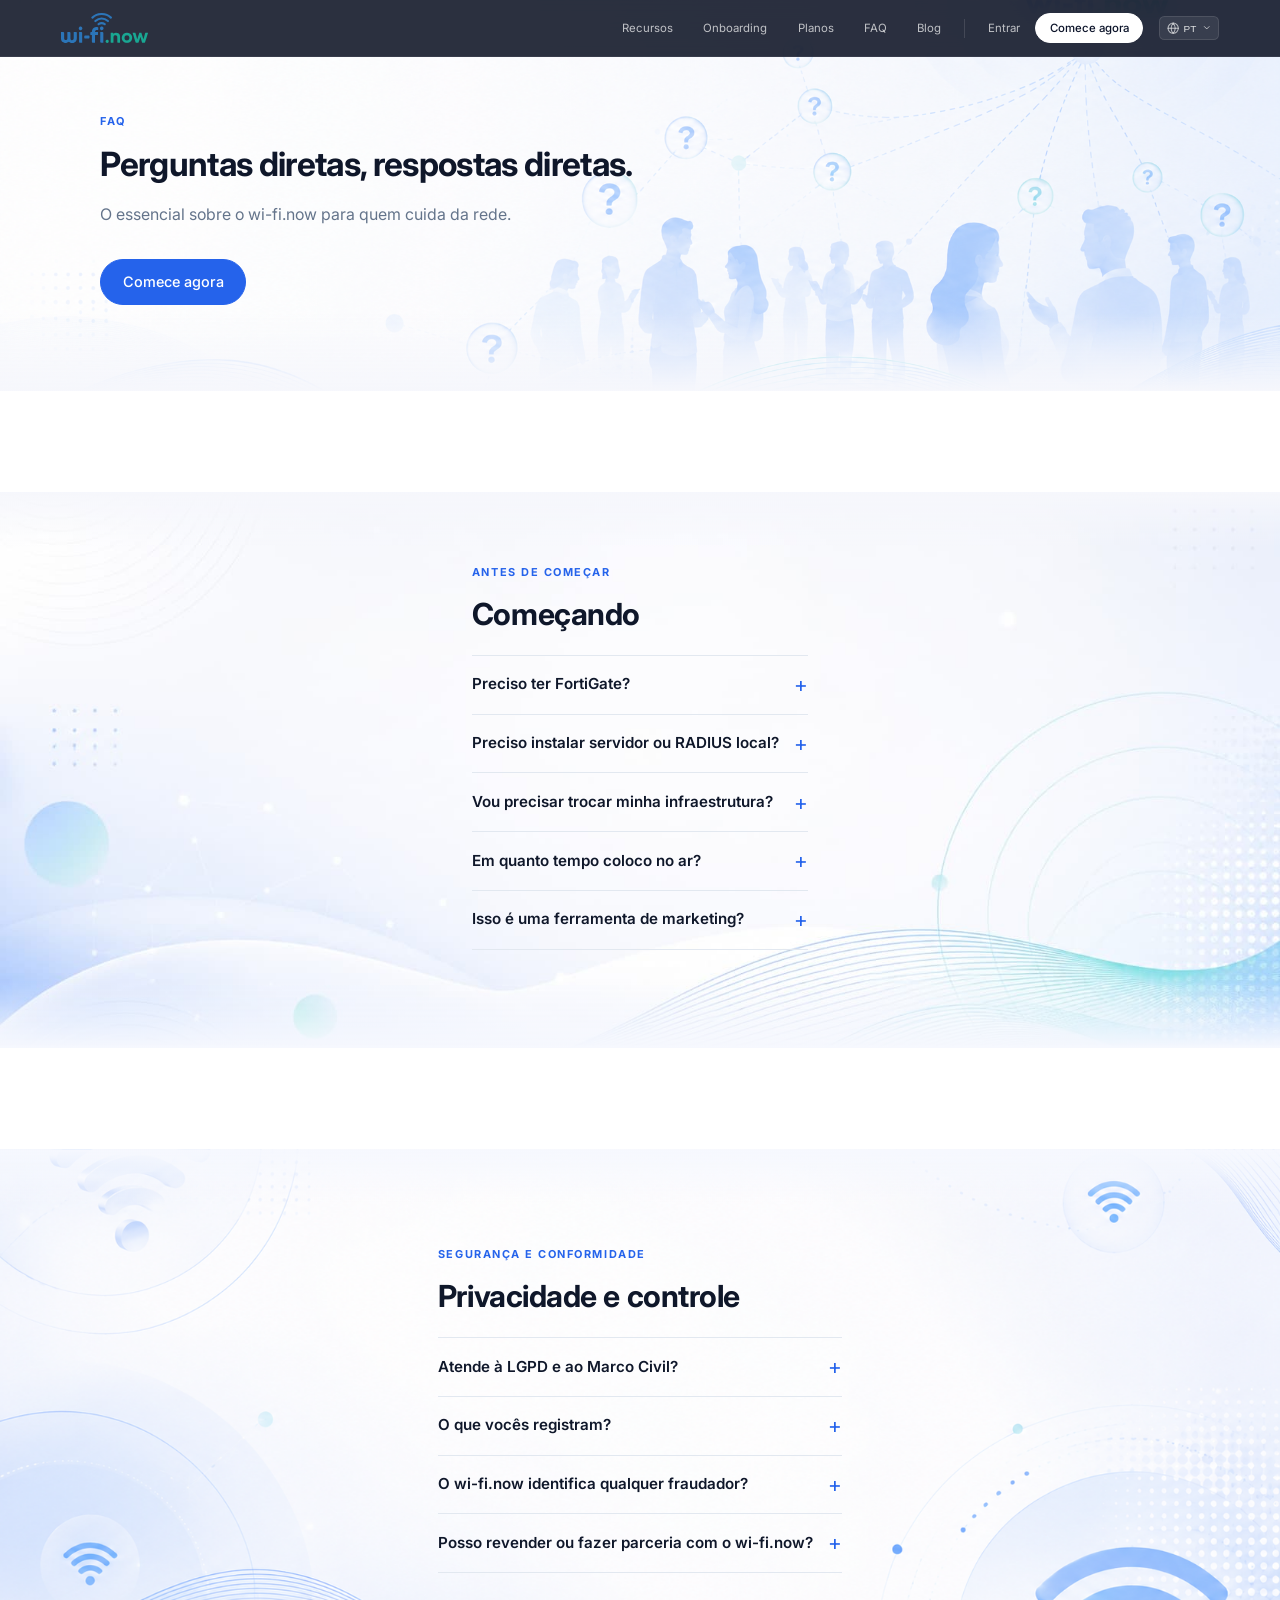
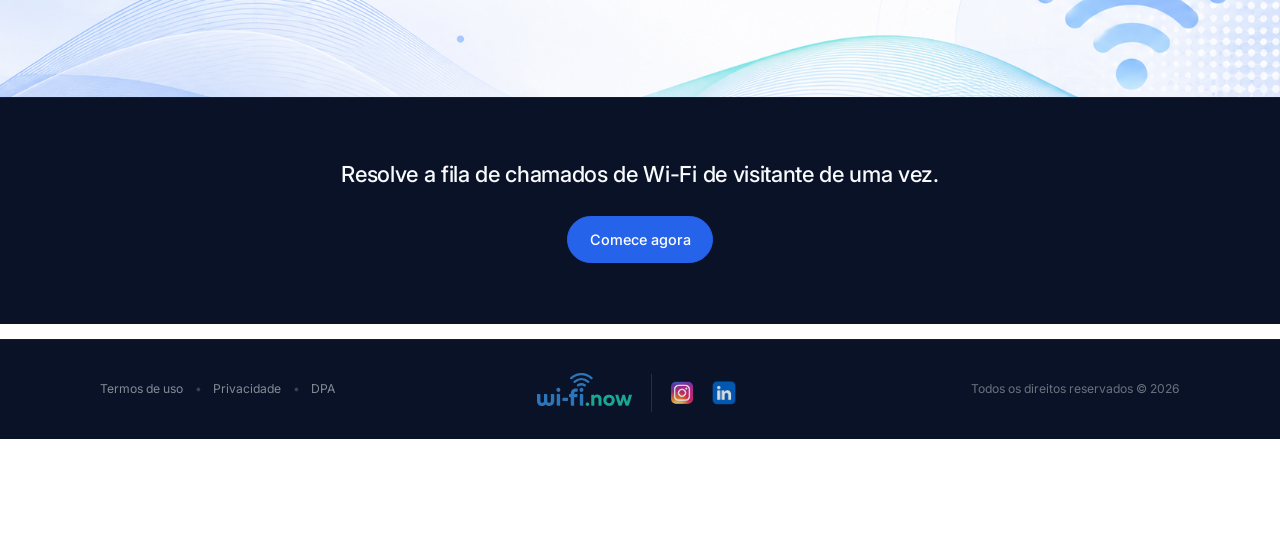
<file: faq.html>
<!DOCTYPE html>
<html lang="pt-BR">
<head>
    <meta charset="UTF-8">
    <meta name="viewport" content="width=device-width, initial-scale=1.0">
    <title>FAQ do wi-fi.now: FortiGate, LGPD, planos e privacidade</title>
    <meta name="description" content="Precisa ter FortiGate? Tem plano grátis? O que é registrado? Respostas diretas sobre requisitos, privacidade, LGPD e revenda para parceiros Fortinet.">
    <meta name="keywords" content="faq wi-fi visitantes, captive portal fortigate, lgpd wi-fi, plano grátis, white-label fortinet, revenda fortinet">
    <link rel="canonical" href="https://wi-fi.now/faq.html">
    <link rel="icon" type="image/svg+xml" href="assets/logowi-finow.svg">
    <!-- Open Graph / compartilhamento em redes e WhatsApp -->
    <meta property="og:locale" content="pt_BR">
    <meta property="og:type" content="website">
    <meta property="og:site_name" content="wi-fi.now">
    <meta property="og:url" content="https://wi-fi.now/faq.html">
    <meta property="og:title" content="FAQ do wi-fi.now: FortiGate, LGPD, planos e privacidade">
    <meta property="og:description" content="Precisa ter FortiGate? Tem plano grátis? O que é registrado? Respostas diretas sobre requisitos, privacidade, LGPD e revenda para parceiros Fortinet.">
    <meta property="og:image" content="https://wi-fi.now/assets/faqhero.jpg">
    <meta name="twitter:card" content="summary_large_image">
    <meta name="twitter:title" content="FAQ do wi-fi.now: FortiGate, LGPD, planos e privacidade">
    <meta name="twitter:description" content="Precisa ter FortiGate? Tem plano grátis? O que é registrado? Respostas diretas sobre requisitos, privacidade, LGPD e revenda para parceiros Fortinet.">
    <meta name="twitter:image" content="https://wi-fi.now/assets/faqhero.jpg">
    <script type="application/ld+json">
    {
      "@context": "https://schema.org",
      "@type": "FAQPage",
      "mainEntity": [
        {
          "@type": "Question",
          "name": "Preciso ter FortiGate?",
          "acceptedAnswer": { "@type": "Answer", "text": "Sim, é o pré-requisito. O wi-fi.now roda em cima do seu FortiGate, que faz o trabalho pesado de controle de acesso. Sem FortiGate, não é o caso de uso agora." }
        },
        {
          "@type": "Question",
          "name": "Preciso instalar servidor ou RADIUS local?",
          "acceptedAnswer": { "@type": "Answer", "text": "Não. O wi-fi.now é cloud e usa o seu FortiGate. Sem servidor local, sem RADIUS local, sem link novo." }
        },
        {
          "@type": "Question",
          "name": "Vou precisar trocar minha infraestrutura?",
          "acceptedAnswer": { "@type": "Answer", "text": "Não. O wi-fi.now aproveita o que já existe. Seu FortiGate já faz o trabalho pesado, falta só ligar o wi-fi.now." }
        },
        {
          "@type": "Question",
          "name": "Em quanto tempo coloco no ar?",
          "acceptedAnswer": { "@type": "Answer", "text": "Minutos. A configuração entra via script pronto, sem ajuste manual linha a linha. Aplica, homologa e vai para produção." }
        },
        {
          "@type": "Question",
          "name": "Isso é uma ferramenta de marketing?",
          "acceptedAnswer": { "@type": "Answer", "text": "Não. O foco é acesso, controle e conformidade. Sem CRM obrigatório, sem captura de leads como meta." }
        },
        {
          "@type": "Question",
          "name": "Atende LGPD e Marco Civil?",
          "acceptedAnswer": { "@type": "Answer", "text": "Sim, conformidade desde a base. LGPD e Marco Civil contemplados por padrão, não como remendo. Auditável por padrão." }
        },
        {
          "@type": "Question",
          "name": "O que vocês registram?",
          "acceptedAnswer": { "@type": "Answer", "text": "Quem acessou, com qual dispositivo, quando entrou e quando saiu. Só isso. Não registramos histórico de navegação, sites acessados nem URLs." }
        },
        {
          "@type": "Question",
          "name": "O wi-fi.now identifica qualquer fraudador?",
          "acceptedAnswer": { "@type": "Answer", "text": "Não prometemos infalibilidade. O wi-fi.now vincula sessão, dispositivo e código identificado via WhatsApp ou SMS. Isso dissuade a maioria e mantém evidência. Dissuade, não blinda." }
        },
        {
          "@type": "Question",
          "name": "Sou parceiro ou revenda Fortinet, dá pra revender?",
          "acceptedAnswer": { "@type": "Answer", "text": "Dá. Temos o modelo White-Label para parceiros e revendas Fortinet. Você entrega com a sua marca." }
        },
        {
          "@type": "Question",
          "name": "Funciona sem FortiGate?",
          "acceptedAnswer": { "@type": "Answer", "text": "Não. O foco é Fortinet. Sem FortiGate, não é o caso de uso agora." }
        }
      ]
    }
    </script>
    <link rel="preconnect" href="https://fonts.googleapis.com">
    <link rel="preconnect" href="https://fonts.gstatic.com" crossorigin>
    <link rel="stylesheet" href="styles.css?v=144">
    <link href="https://fonts.googleapis.com/css2?family=Inter:wght@400;500;600;700;800&display=swap" rel="stylesheet">
</head>
<body>
    <!-- Navbar -->
    <nav class="navbar">
        <div class="container nav-container">
            <a href="index.html" class="logo">
                <img src="assets/logowi-finow.svg" alt="wi-fi.now logo">
            </a>
            <div class="nav-right">
                <div class="nav-links" id="nav-links">
                    <a href="recursos.html" data-i18n="header.recursos">Recursos</a>
                    <a href="como-funciona.html" data-i18n="header.onboarding">Onboarding</a>
                    <a href="planos.html" data-i18n="header.planos">Planos</a>
                    <a href="faq.html" data-i18n="header.faq">FAQ</a>
                    <a href="blog/" data-i18n="header.blog">Blog</a>
                    <a href="#" class="nav-mobile-login" data-i18n="header.nav_mobile_login">Entrar</a>
                </div>
                <span class="nav-divider"></span>
                <div class="nav-actions">
                    <a href="#" class="login-link" data-i18n="header.entrar">Entrar</a>
                    <a href="#" class="btn btn-pill" data-i18n="header.comece_agora">Comece agora</a>
                    <div class="language-selector-wrap">
                        <svg class="language-selector-icon" xmlns="http://www.w3.org/2000/svg" width="15" height="15" viewBox="0 0 24 24" fill="none" stroke="currentColor" stroke-width="2" stroke-linecap="round" stroke-linejoin="round" aria-hidden="true"><circle cx="12" cy="12" r="10"></circle><line x1="2" y1="12" x2="22" y2="12"></line><path d="M12 2a15.3 15.3 0 0 1 4 10 15.3 15.3 0 0 1-4 10 15.3 15.3 0 0 1-4-10 15.3 15.3 0 0 1 4-10z"></path></svg>
                        <select id="language-selector" class="language-selector" aria-label="Selecionar idioma">
                            <option value="pt">PT</option>
                            <option value="es">ES</option>
                            <option value="en">EN</option>
                        </select>
                        <svg class="language-selector-caret" xmlns="http://www.w3.org/2000/svg" width="12" height="12" viewBox="0 0 24 24" fill="none" stroke="currentColor" stroke-width="2.5" stroke-linecap="round" stroke-linejoin="round" aria-hidden="true"><polyline points="6 9 12 15 18 9"></polyline></svg>
                    </div>
                </div>
                <button type="button" class="nav-toggle" aria-label="Abrir menu" aria-expanded="false" aria-controls="nav-links">
                    <span></span>
                    <span></span>
                    <span></span>
                </button>
            </div>
        </div>
    </nav>

    <!-- Hero -->
    <section class="ft-hero" style="background-image: linear-gradient(to bottom, rgba(246,247,252,0) 80%, #F6F7FC 100%), url('img/passos/fqa.png'); background-size: cover; background-position: center; border-bottom: none; aspect-ratio: 3.27 / 1; display: flex; align-items: center;">
        <div class="container ft-hero-container" style="justify-content: flex-start; max-width: 1200px; width: 100%;">
            <div class="ft-hero-text" style="margin-left: 0;">
                <span class="ft-eyebrow" data-i18n="faq.hero_eyebrow">FAQ</span>
                <h1 class="ft-hero-title" data-i18n="faq.hero_titulo">
                    Perguntas diretas, <span class="text-brand-blue">respostas diretas</span>.
                </h1>
                <p class="ft-hero-sub" data-i18n="faq.hero_desc">
                    O essencial sobre o <strong>wi-fi.now</strong> para quem cuida da rede.
                </p>
                <div class="ft-hero-actions">
                    <a href="#" class="btn btn-primary" data-i18n="faq.hero_cta">Comece agora</a>
                </div>
            </div>
        </div>
    </section>

    <div class="container"><hr class="section-divider section-divider-spaced"></div>

    <!-- Comecando -->
    <section class="ft-section" style="aspect-ratio: 21 / 9; display: flex; align-items: center; background-image: linear-gradient(to bottom, #F6F7FC 0%, rgba(246,247,252,0) 10%, rgba(246,248,254,0) 88%, #F6F8FE 100%), url('assets/hero2.jpg'); background-size: cover; background-position: center; border-bottom: none;">
        <div class="container ft-narrow">
            <span class="ft-label" data-i18n="faq.s1_label">Antes de começar</span>
            <h2 class="ft-h2" data-i18n="faq.s1_titulo">Começando</h2>
            <div class="ft-accordion">
                <details>
                    <summary data-i18n="faq.q1_pergunta">Preciso ter FortiGate?</summary>
                    <div class="ft-acc-body">
                        <p data-i18n="faq.q1_resposta">Sim, o firewall precisa ser FortiGate. O ponto de acesso Wi-Fi pode ser de qualquer fabricante, desde que esteja conectado ao FortiGate.</p>
                    </div>
                </details>
                <details>
                    <summary data-i18n="faq.q2_pergunta">Preciso instalar servidor ou RADIUS local?</summary>
                    <div class="ft-acc-body">
                        <p data-i18n="faq.q2_resposta">Não. Toda a autenticação, o consentimento e o armazenamento de registros são feitos pelo wi-fi.now. Não é necessário instalar nada na sua rede além de uma configuração simples no FortiGate.</p>
                    </div>
                </details>
                <!-- Pergunta "Tem plano grátis?" oculta temporariamente
                <details>
                    <summary>Tem plano grátis?</summary>
                    <div class="ft-acc-body">
                        <p>Tem. Comece agora e escale conforme a rede crescer. Os tiers são definidos pelo modelo do FortiGate. Veja os detalhes na <a href="planos.html" style="color: var(--primary);">página de planos</a>.</p>
                    </div>
                </details>
                -->
                <details>
                    <summary data-i18n="faq.q3_pergunta">Vou precisar trocar minha infraestrutura?</summary>
                    <div class="ft-acc-body">
                        <p data-i18n="faq.q3_resposta">Não. O wi-fi.now funciona com o FortiGate e os equipamentos Wi-Fi que você já tem. Não há necessidade de comprar hardware ou access point novos.</p>
                    </div>
                </details>
                <details>
                    <summary data-i18n="faq.q4_pergunta">Em quanto tempo coloco no ar?</summary>
                    <div class="ft-acc-body">
                        <p data-i18n="faq.q4_resposta">Poucos minutos. Depois de uma configuração simples no FortiGate, o portal já está funcionando.</p>
                    </div>
                </details>
                <details>
                    <summary data-i18n="faq.q5_pergunta">Isso é uma ferramenta de marketing?</summary>
                    <div class="ft-acc-body">
                        <p data-i18n="faq.q5_resposta">Não. O wi-fi.now cuida de governança e segurança: conformidade com a LGPD e o Marco Civil, registro de consentimento e controle de dados dos visitantes. O produto não é voltado para campanhas, envio de e-mail marketing ou análise de comportamento de visitantes.</p>
                    </div>
                </details>
            </div>
        </div>
    </section>

    <div class="container"><hr class="section-divider section-divider-spaced"></div>

    <!-- Privacidade e controle -->
    <section class="ft-section ft-section-alt" style="aspect-ratio: 21 / 9; display: flex; align-items: center; background-image: linear-gradient(to bottom, #F6F8FE 0%, rgba(246,248,254,0) 10%), url('assets/hero3.png'); background-size: cover; background-position: center; border-bottom: none;">
        <div class="container ft-narrow">
            <span class="ft-label" data-i18n="faq.s2_label">Segurança e conformidade</span>
            <h2 class="ft-h2" data-i18n="faq.s2_titulo">Privacidade e controle</h2>
            <div class="ft-accordion">
                <details>
                    <summary data-i18n="faq.q6_pergunta">Atende à LGPD e ao Marco Civil?</summary>
                    <div class="ft-acc-body">
                        <p data-i18n="faq.q6_resposta">Sim. Conformidade é fundação do produto. Registramos só o necessário para atribuir o acesso, quem acessou, com qual dispositivo, quando entrou e quando saiu. Nada de navegação ou conteúdo. Tudo auditável e exportável. Política de Privacidade, Termos e DPA publicados.</p>
                    </div>
                </details>
                <details>
                    <summary data-i18n="faq.q7_pergunta">O que vocês registram?</summary>
                    <div class="ft-acc-body">
                        <p data-i18n="faq.q7_resposta">Quem acessou, com qual dispositivo, quando entrou e quando saiu. Só isso. Não registramos navegação, sites nem URLs. É registro de conexão, não de conteúdo.</p>
                    </div>
                </details>
                <details>
                    <summary data-i18n="faq.q8_pergunta">O wi-fi.now identifica qualquer fraudador?</summary>
                    <div class="ft-acc-body">
                        <p data-i18n="faq.q8_resposta">Não prometemos infalibilidade. Cada sessão fica vinculada ao dispositivo e a um número verificado por WhatsApp ou SMS. Isso desestimula a maioria e preserva evidência. Dissuade, não blinda.</p>
                    </div>
                </details>
                <details>
                    <summary data-i18n="faq.q9_pergunta">Posso revender ou fazer parceria com o wi-fi.now?</summary>
                    <div class="ft-acc-body">
                        <p data-i18n="faq.q9_resposta">Sim. Atuamos em parceria de revenda com diversas empresas. Você leva o wi-fi.now como ferramenta para a sua carteira e mantém o relacionamento comercial com o cliente. A equipe wi-fi.now cuida da plataforma e do suporte técnico.</p>
                    </div>
                </details>
            </div>
        </div>
    </section>

    <!-- CTA -->
    <section class="ln-cta">
        <div class="container ln-cta-container">
            <blockquote data-i18n="faq.cta_quote">Resolve a fila de chamados de Wi-Fi de visitante de uma vez.</blockquote>
            <div class="ln-cta-actions">
                <a href="planos.html" class="btn btn-primary" data-i18n="faq.cta_btn">Comece agora</a>
            </div>
        </div>
    </section>

    <!-- Footer -->
    <footer class="footer">
        <div class="container footer-container">
            <div class="footer-left">
                <a href="termos.html" data-i18n="footer.termos">Termos</a>
                <span class="footer-bullet">•</span>
                <a href="privacidade.html" data-i18n="footer.privacidade">Privacidade</a>
                <span class="footer-bullet">•</span>
                <a href="dpa.html">DPA</a>
            </div>
            <div class="footer-center">
                <a href="index.html" class="footer-logo">
                    <img src="assets/logowi-finow.svg" alt="wi-fi.now logo">
                </a>
                <div class="footer-social">
                    <a href="https://www.instagram.com/wifi.now_/" target="_blank" rel="noopener" aria-label="Instagram">
                        <img src="assets/insta.png" alt="Instagram" loading="lazy" decoding="async">
                    </a>
                    <a href="https://www.linkedin.com/company/wi-finow/" target="_blank" rel="noopener" aria-label="LinkedIn">
                        <img src="assets/linkedin.webp" alt="LinkedIn" class="footer-social-linkedin" loading="lazy" decoding="async">
                    </a>
                </div>
            </div>
            <div class="footer-right">
                <span class="copyright" data-i18n="footer.copyright">Todos os direitos reservados © 2026</span>
            </div>
        </div>
    </footer>

    <script>
        document.addEventListener('DOMContentLoaded', () => {
            const navbar = document.querySelector('.navbar');
            const navToggle = document.querySelector('.nav-toggle');
            if (navToggle && navbar) {
                navToggle.addEventListener('click', () => {
                    const isOpen = navbar.classList.toggle('nav-open');
                    navToggle.setAttribute('aria-expanded', isOpen ? 'true' : 'false');
                    navToggle.setAttribute('aria-label', isOpen ? 'Fechar menu' : 'Abrir menu');
                });
                navbar.querySelectorAll('.nav-links a').forEach(link => {
                    link.addEventListener('click', () => {
                        navbar.classList.remove('nav-open');
                        navToggle.setAttribute('aria-expanded', 'false');
                    });
                });
            }
        });
    </script>
    <script src="modal.js?v=5"></script>
    <script src="i18n.js"></script>
</body>
</html>
</file>
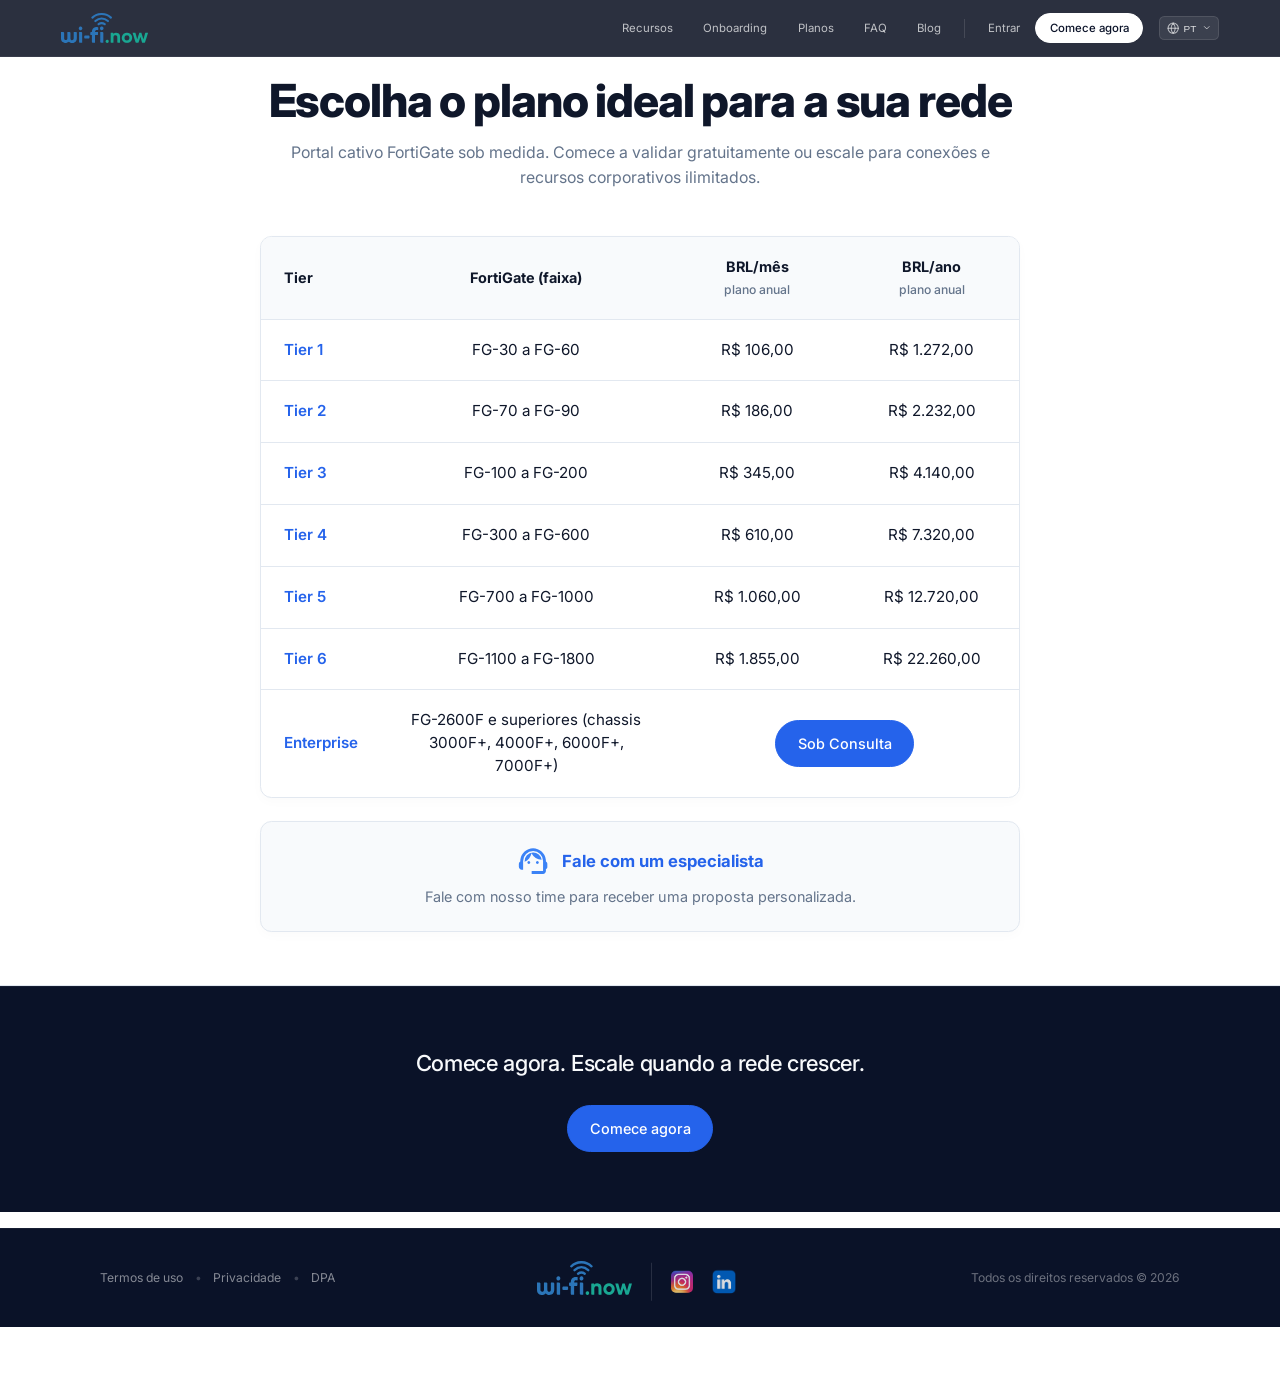
<file: planos.html>
<!DOCTYPE html>
<html lang="pt-BR">
<head>
    <meta charset="UTF-8">
    <meta name="viewport" content="width=device-width, initial-scale=1.0">
    <title>Planos e preços por modelo de FortiGate | wi-fi.now</title>
    <meta name="description" content="Tiers por modelo de FortiGate, do FG-30 ao Enterprise, com valores mensais e anuais em USD e BRL. Comece a validar grátis e escale quando a rede crescer.">
    <meta name="keywords" content="planos captive portal fortigate, preço wi-fi visitantes, licenciamento por fortigate, tier fortigate, plano enterprise">
    <link rel="canonical" href="https://wi-fi.now/planos.html">
    <link rel="icon" type="image/svg+xml" href="assets/logowi-finow.svg">
    <!-- Open Graph / compartilhamento em redes e WhatsApp -->
    <meta property="og:locale" content="pt_BR">
    <meta property="og:type" content="website">
    <meta property="og:site_name" content="wi-fi.now">
    <meta property="og:url" content="https://wi-fi.now/planos.html">
    <meta property="og:title" content="Planos e preços por modelo de FortiGate | wi-fi.now">
    <meta property="og:description" content="Tiers por modelo de FortiGate, do FG-30 ao Enterprise, com valores mensais e anuais em USD e BRL. Comece a validar grátis e escale quando a rede crescer.">
    <meta property="og:image" content="https://wi-fi.now/assets/escritorio.jpg">
    <meta name="twitter:card" content="summary_large_image">
    <meta name="twitter:title" content="Planos e preços por modelo de FortiGate | wi-fi.now">
    <meta name="twitter:description" content="Tiers por modelo de FortiGate, do FG-30 ao Enterprise, com valores mensais e anuais em USD e BRL. Comece a validar grátis e escale quando a rede crescer.">
    <meta name="twitter:image" content="https://wi-fi.now/assets/escritorio.jpg">
    <link rel="preconnect" href="https://fonts.googleapis.com">
    <link rel="preconnect" href="https://fonts.gstatic.com" crossorigin>
    <link rel="stylesheet" href="styles.css?v=144">
    <link href="https://fonts.googleapis.com/css2?family=Inter:wght@400;500;600;700;800&display=swap" rel="stylesheet">
</head>
<body>
    <!-- Navbar -->
    <nav class="navbar">
        <div class="container nav-container">
            <a href="index.html" class="logo">
                <img src="assets/logowi-finow.svg" alt="wi-fi.now logo">
            </a>
            <div class="nav-right">
                <div class="nav-links" id="nav-links">
                    <a href="recursos.html" data-i18n="header.recursos">Recursos</a>
                    <a href="como-funciona.html" data-i18n="header.onboarding">Onboarding</a>
                    <a href="planos.html" data-i18n="header.planos">Planos</a>
                    <a href="faq.html" data-i18n="header.faq">FAQ</a>
                    <a href="blog/" data-i18n="header.blog">Blog</a>
                    <a href="#" class="nav-mobile-login" data-i18n="header.nav_mobile_login">Entrar</a>
                </div>
                <span class="nav-divider"></span>
                <div class="nav-actions">
                    <a href="#" class="login-link" data-i18n="header.entrar">Entrar</a>
                    <a href="#" class="btn btn-pill" data-i18n="header.comece_agora">Comece agora</a>
                    <div class="language-selector-wrap">
                        <svg class="language-selector-icon" xmlns="http://www.w3.org/2000/svg" width="15" height="15" viewBox="0 0 24 24" fill="none" stroke="currentColor" stroke-width="2" stroke-linecap="round" stroke-linejoin="round" aria-hidden="true"><circle cx="12" cy="12" r="10"></circle><line x1="2" y1="12" x2="22" y2="12"></line><path d="M12 2a15.3 15.3 0 0 1 4 10 15.3 15.3 0 0 1-4 10 15.3 15.3 0 0 1-4-10 15.3 15.3 0 0 1 4-10z"></path></svg>
                        <select id="language-selector" class="language-selector" aria-label="Selecionar idioma">
                            <option value="pt">PT</option>
                            <option value="es">ES</option>
                            <option value="en">EN</option>
                        </select>
                        <svg class="language-selector-caret" xmlns="http://www.w3.org/2000/svg" width="12" height="12" viewBox="0 0 24 24" fill="none" stroke="currentColor" stroke-width="2.5" stroke-linecap="round" stroke-linejoin="round" aria-hidden="true"><polyline points="6 9 12 15 18 9"></polyline></svg>
                    </div>
                </div>
                <button type="button" class="nav-toggle" aria-label="Abrir menu" aria-expanded="false" aria-controls="nav-links">
                    <span></span>
                    <span></span>
                    <span></span>
                </button>
            </div>
        </div>
    </nav>

    <!-- Pricing Hero Section -->
    <section class="pricing-section">
        <div class="container">
            <div class="pricing-hero">
                <h1 data-i18n="planos.hero_titulo">Escolha o plano ideal para a sua rede</h1>
                <p data-i18n="planos.hero_desc">Portal cativo FortiGate sob medida. Comece a validar gratuitamente ou escale para conexões e recursos corporativos ilimitados.</p>
            </div>

            <div class="compare-table-wrapper" style="max-width: 800px; margin: 2rem auto 0; background: #ffffff; border-radius: 12px; border: 1px solid var(--border-light); overflow: hidden; box-shadow: 0 4px 12px rgba(15, 23, 42, 0.02);">
                <table class="compare-table" style="min-width: 640px !important; table-layout: fixed; width: 100%;">
                    <thead>
                        <tr>
                            <th scope="col" style="font-weight: 700; font-size: 0.95rem; width: 16%; padding: 1.25rem 1.5rem; background-color: var(--bg-light-soft); border-bottom: 1px solid var(--border-light); text-align: left;" data-i18n="planos.col_tier">Tier</th>
                            <th scope="col" style="font-weight: 700; font-size: 0.95rem; width: 38%; padding: 1.25rem 1.5rem; background-color: var(--bg-light-soft); border-bottom: 1px solid var(--border-light); text-align: center;" data-i18n="planos.col_modelo">FortiGate (faixa)</th>
                            <th scope="col" style="font-weight: 700; font-size: 0.95rem; width: 23%; padding: 1.25rem 1rem; background-color: var(--bg-light-soft); border-bottom: 1px solid var(--border-light); text-align: center;">BRL/mês<br><span style="font-weight: 500; font-size: 0.8rem; color: var(--text-dark-muted);" data-i18n="planos.col_plano_anual">plano anual</span></th>
                            <th scope="col" style="font-weight: 700; font-size: 0.95rem; width: 23%; padding: 1.25rem 1rem; background-color: var(--bg-light-soft); border-bottom: 1px solid var(--border-light); text-align: center;">BRL/ano<br><span style="font-weight: 500; font-size: 0.8rem; color: var(--text-dark-muted);" data-i18n="planos.col_plano_anual">plano anual</span></th>
                        </tr>
                    </thead>
                    <tbody>
                        <!-- Tier 0 (Indique e tenha acesso gratuito) oculto temporariamente
                        <tr>
                            <td style="font-weight: 600; padding: 1.25rem 2.5rem; border-bottom: 1px solid var(--border-light);"><a href="#" style="color: var(--primary); text-decoration: none;">Tier 0</a></td>
                            <td style="padding: 1.25rem 2.5rem; border-bottom: 1px solid var(--border-light); color: var(--text-dark); vertical-align: middle; text-align: center;">
                                <a href="#" style="display: inline-flex; align-items: center; gap: 0.5rem; padding: 0.45rem 1.1rem; background: linear-gradient(135deg, #3B82F6 0%, #04D2B4 100%); color: #ffffff; font-weight: 700; font-size: 0.9rem; border-radius: 999px; box-shadow: 0 4px 14px rgba(59, 130, 246, 0.35); white-space: nowrap; text-decoration: none; cursor: pointer;">
                                    <svg xmlns="http://www.w3.org/2000/svg" width="16" height="16" viewBox="0 0 24 24" fill="none" stroke="currentColor" stroke-width="2.2" stroke-linecap="round" stroke-linejoin="round"><polyline points="20 12 20 22 4 22 4 12"/><rect x="2" y="7" width="20" height="5"/><line x1="12" y1="22" x2="12" y2="7"/><path d="M12 7H7.5a2.5 2.5 0 0 1 0-5C11 2 12 7 12 7z"/><path d="M12 7h4.5a2.5 2.5 0 0 0 0-5C13 2 12 7 12 7z"/></svg>
                                    Indique e tenha acesso gratuito
                                </a>
                            </td>
                        </tr>
                        -->
                        <tr>
                            <td style="font-weight: 600; padding: 1.25rem 1.5rem; border-bottom: 1px solid var(--border-light);"><a href="#" style="color: var(--primary); text-decoration: none;">Tier 1</a></td>
                            <td style="padding: 1.25rem 1.5rem; border-bottom: 1px solid var(--border-light); color: var(--text-dark); vertical-align: middle; text-align: center;">FG-30 a FG-60</td>
                            <td style="padding: 1.25rem 1rem; border-bottom: 1px solid var(--border-light); color: var(--text-dark); vertical-align: middle; text-align: center;">R$ 106,00</td>
                            <td style="padding: 1.25rem 1rem; border-bottom: 1px solid var(--border-light); color: var(--text-dark); vertical-align: middle; text-align: center;">R$ 1.272,00</td>
                        </tr>
                        <tr>
                            <td style="font-weight: 600; padding: 1.25rem 1.5rem; border-bottom: 1px solid var(--border-light);"><a href="#" style="color: var(--primary); text-decoration: none;">Tier 2</a></td>
                            <td style="padding: 1.25rem 1.5rem; border-bottom: 1px solid var(--border-light); color: var(--text-dark); vertical-align: middle; text-align: center;">FG-70 a FG-90</td>
                            <td style="padding: 1.25rem 1rem; border-bottom: 1px solid var(--border-light); color: var(--text-dark); vertical-align: middle; text-align: center;">R$ 186,00</td>
                            <td style="padding: 1.25rem 1rem; border-bottom: 1px solid var(--border-light); color: var(--text-dark); vertical-align: middle; text-align: center;">R$ 2.232,00</td>
                        </tr>
                        <tr>
                            <td style="font-weight: 600; padding: 1.25rem 1.5rem; border-bottom: 1px solid var(--border-light);"><a href="#" style="color: var(--primary); text-decoration: none;">Tier 3</a></td>
                            <td style="padding: 1.25rem 1.5rem; border-bottom: 1px solid var(--border-light); color: var(--text-dark); vertical-align: middle; text-align: center;">FG-100 a FG-200</td>
                            <td style="padding: 1.25rem 1rem; border-bottom: 1px solid var(--border-light); color: var(--text-dark); vertical-align: middle; text-align: center;">R$ 345,00</td>
                            <td style="padding: 1.25rem 1rem; border-bottom: 1px solid var(--border-light); color: var(--text-dark); vertical-align: middle; text-align: center;">R$ 4.140,00</td>
                        </tr>
                        <tr>
                            <td style="font-weight: 600; padding: 1.25rem 1.5rem; border-bottom: 1px solid var(--border-light);"><a href="#" style="color: var(--primary); text-decoration: none;">Tier 4</a></td>
                            <td style="padding: 1.25rem 1.5rem; border-bottom: 1px solid var(--border-light); color: var(--text-dark); vertical-align: middle; text-align: center;">FG-300 a FG-600</td>
                            <td style="padding: 1.25rem 1rem; border-bottom: 1px solid var(--border-light); color: var(--text-dark); vertical-align: middle; text-align: center;">R$ 610,00</td>
                            <td style="padding: 1.25rem 1rem; border-bottom: 1px solid var(--border-light); color: var(--text-dark); vertical-align: middle; text-align: center;">R$ 7.320,00</td>
                        </tr>
                        <tr>
                            <td style="font-weight: 600; padding: 1.25rem 1.5rem; border-bottom: 1px solid var(--border-light);"><a href="#" style="color: var(--primary); text-decoration: none;">Tier 5</a></td>
                            <td style="padding: 1.25rem 1.5rem; border-bottom: 1px solid var(--border-light); color: var(--text-dark); vertical-align: middle; text-align: center;">FG-700 a FG-1000</td>
                            <td style="padding: 1.25rem 1rem; border-bottom: 1px solid var(--border-light); color: var(--text-dark); vertical-align: middle; text-align: center;">R$ 1.060,00</td>
                            <td style="padding: 1.25rem 1rem; border-bottom: 1px solid var(--border-light); color: var(--text-dark); vertical-align: middle; text-align: center;">R$ 12.720,00</td>
                        </tr>
                        <tr>
                            <td style="font-weight: 600; padding: 1.25rem 1.5rem; border-bottom: 1px solid var(--border-light);"><a href="#" style="color: var(--primary); text-decoration: none;">Tier 6</a></td>
                            <td style="padding: 1.25rem 1.5rem; border-bottom: 1px solid var(--border-light); color: var(--text-dark); vertical-align: middle; text-align: center;">FG-1100 a FG-1800</td>
                            <td style="padding: 1.25rem 1rem; border-bottom: 1px solid var(--border-light); color: var(--text-dark); vertical-align: middle; text-align: center;">R$ 1.855,00</td>
                            <td style="padding: 1.25rem 1rem; border-bottom: 1px solid var(--border-light); color: var(--text-dark); vertical-align: middle; text-align: center;">R$ 22.260,00</td>
                        </tr>
                        <tr>
                            <td style="font-weight: 600; padding: 1.25rem 1.5rem; border-bottom: none; color: var(--primary);">Enterprise</td>
                            <td style="padding: 1.25rem 1.5rem; border-bottom: none; color: var(--text-dark); vertical-align: middle; text-align: center;">FG-2600F e superiores (chassis 3000F+, 4000F+, 6000F+, 7000F+)</td>
                            <td colspan="2" style="padding: 1.25rem 1rem; border-bottom: none; vertical-align: middle; text-align: center;">
                                <a href="#" class="btn btn-primary" style="font-size: 0.95rem; white-space: nowrap;">Sob Consulta</a>
                            </td>
                        </tr>
                    </tbody>
                </table>
            </div>

            <div class="contact-box" style="max-width: 800px; margin: 1.5rem auto 0; padding: 1.5rem; background: var(--bg-light-soft); border: 1px solid var(--border-light); border-radius: 12px; text-align: center; box-shadow: 0 4px 12px rgba(15, 23, 42, 0.02);">
                <div style="display: inline-flex; align-items: center; justify-content: center; gap: 0.75rem; margin-bottom: 0.5rem;">
                    <!-- Headset Icon -->
                    <svg xmlns="http://www.w3.org/2000/svg" height="36px" viewBox="0 -960 960 960" width="36px" fill="#3b82f6"><path d="M440-120v-80h320v-284q0-117-81.5-198.5T480-764q-117 0-198.5 81.5T200-484v244h-40q-33 0-56.5-23.5T80-320v-80q0-21 10.5-39.5T120-469l3-53q8-68 39.5-126t79-101q47.5-43 109-67T480-840q68 0 129 24t109 66.5Q766-707 797-649t40 126l3 52q19 9 29.5 27t10.5 38v92q0 20-10.5 38T840-249v49q0 33-23.5 56.5T760-120H440ZM331.5-411.5Q320-423 320-440t11.5-28.5Q343-480 360-480t28.5 11.5Q400-457 400-440t-11.5 28.5Q377-400 360-400t-28.5-11.5Zm240 0Q560-423 560-440t11.5-28.5Q583-480 600-480t28.5 11.5Q640-457 640-440t-11.5 28.5Q617-400 600-400t-28.5-11.5ZM241-462q-7-106 64-182t177-76q89 0 156.5 56.5T720-519q-91-1-167.5-49T435-698q-16 80-67.5 142.5T241-462Z"/></svg>
                    <a href="#" class="contact-link" style="color: var(--primary); font-weight: 700; font-size: 1.1rem; text-decoration: none;" data-i18n="planos.enterprise_link">Fale com um especialista</a>
                </div>
                <div style="color: var(--text-dark-muted); font-size: 0.95rem;" data-i18n="planos.enterprise_desc">
                    Fale com nosso time para receber uma proposta personalizada.
                </div>
            </div>
        </div>
    </section>

    <!-- CTA -->
    <section class="ln-cta">
      <div class="container ln-cta-container">
        <blockquote data-i18n="planos.cta_quote">Comece agora. Escale quando a rede crescer.</blockquote>
        <div class="ln-cta-actions">
          <a href="#" class="btn btn-primary" data-i18n="planos.cta_btn">Comece agora</a>
        </div>
      </div>
    </section>

    <!-- Footer -->
    <footer class="footer">
        <div class="container footer-container">
            <div class="footer-left">
                <a href="termos.html" data-i18n="footer.termos">Termos</a>
                <span class="footer-bullet">•</span>
                <a href="privacidade.html" data-i18n="footer.privacidade">Privacidade</a>
                <span class="footer-bullet">•</span>
                <a href="dpa.html">DPA</a>
            </div>
            <div class="footer-center">
                <a href="index.html" class="footer-logo">
                    <img src="assets/logowi-finow.svg" alt="wi-fi.now logo">
                </a>
                <div class="footer-social">
                    <a href="https://www.instagram.com/wifi.now_/" target="_blank" rel="noopener" aria-label="Instagram">
                        <img src="assets/insta.png" alt="Instagram" loading="lazy" decoding="async">
                    </a>
                    <a href="https://www.linkedin.com/company/wi-finow/" target="_blank" rel="noopener" aria-label="LinkedIn">
                        <img src="assets/linkedin.webp" alt="LinkedIn" class="footer-social-linkedin" loading="lazy" decoding="async">
                    </a>
                </div>
            </div>
            <div class="footer-right">
                <span class="copyright" data-i18n="footer.copyright">Todos os direitos reservados © 2026</span>
            </div>
        </div>
    </footer>

    <script>
        document.addEventListener('DOMContentLoaded', () => {
            const navbar = document.querySelector('.navbar');
            const navToggle = document.querySelector('.nav-toggle');
            if (navToggle && navbar) {
                navToggle.addEventListener('click', () => {
                    const isOpen = navbar.classList.toggle('nav-open');
                    navToggle.setAttribute('aria-expanded', isOpen ? 'true' : 'false');
                    navToggle.setAttribute('aria-label', isOpen ? 'Fechar menu' : 'Abrir menu');
                });
                navbar.querySelectorAll('.nav-links a').forEach(link => {
                    link.addEventListener('click', () => {
                        navbar.classList.remove('nav-open');
                        navToggle.setAttribute('aria-expanded', 'false');
                    });
                });
            }
        });
    </script>
    <script src="modal.js?v=5"></script>
    <script src="i18n.js"></script>
</body>
</html>
</file>
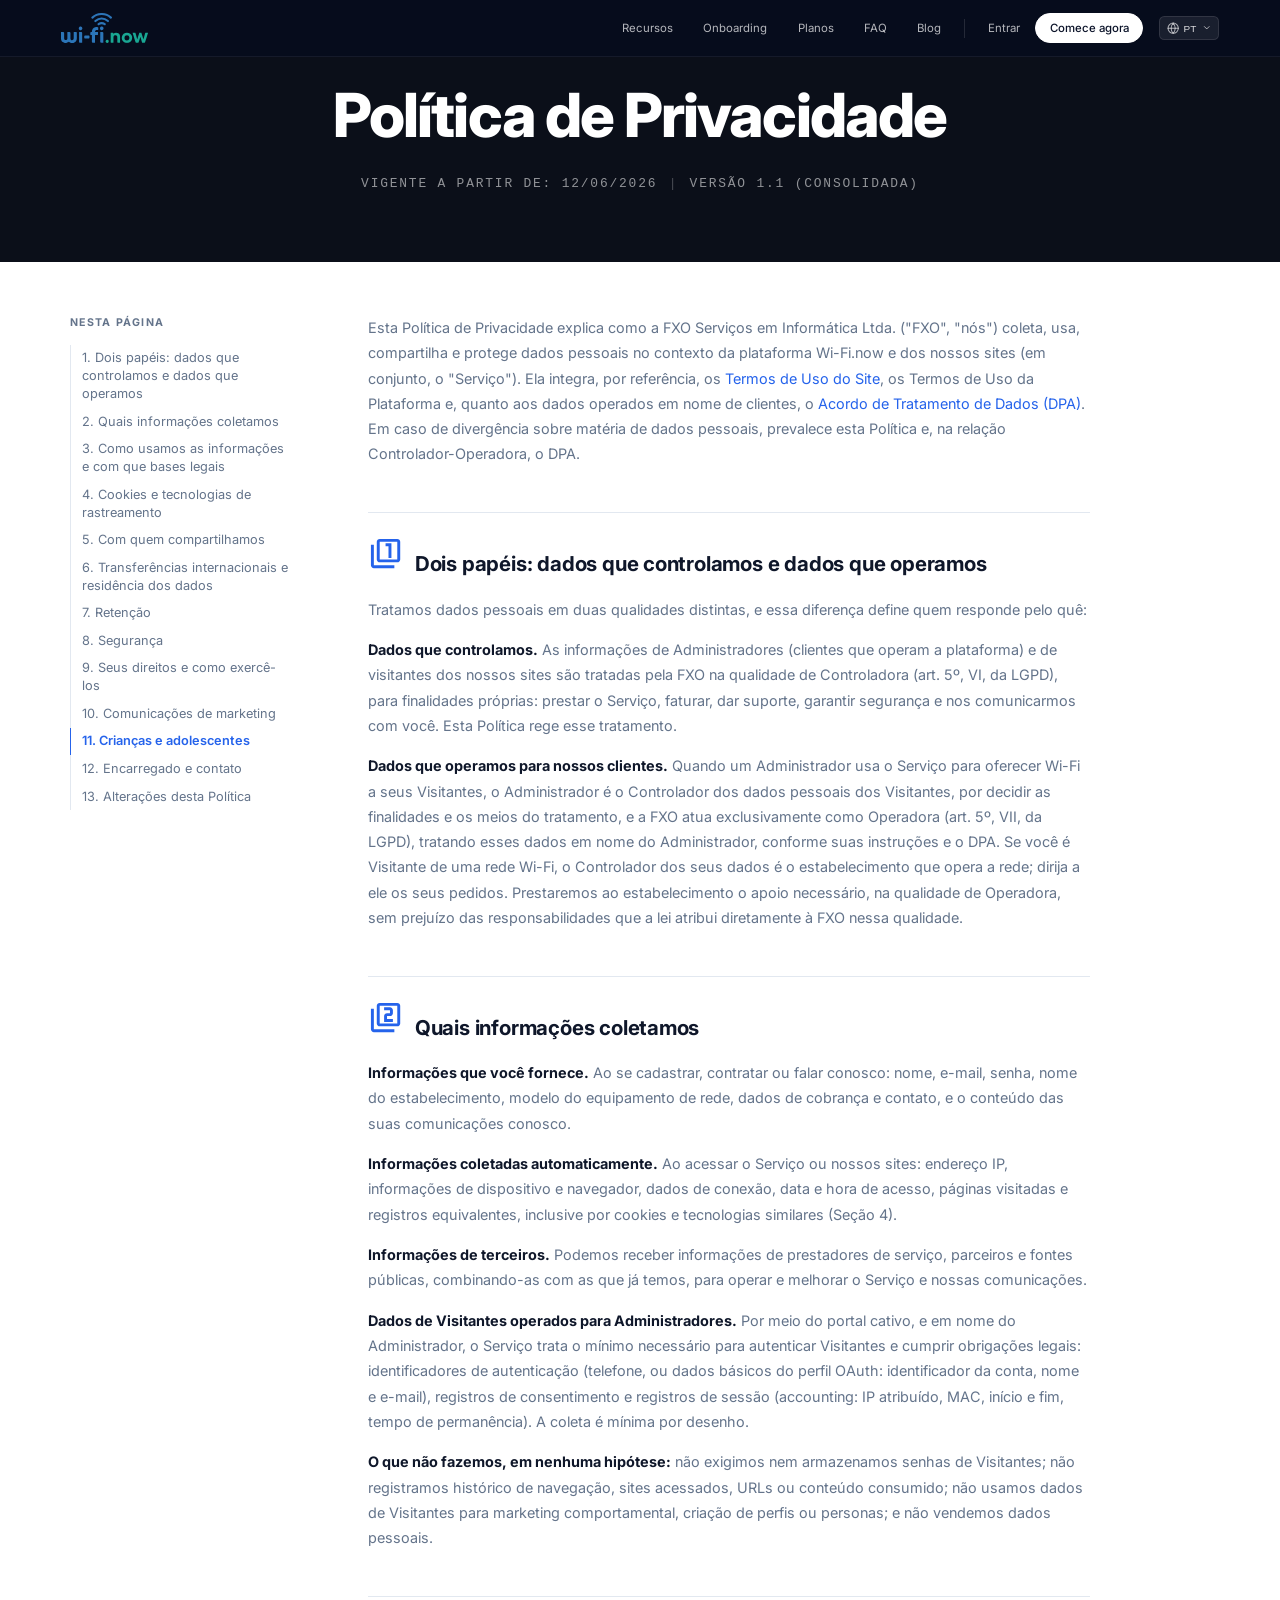
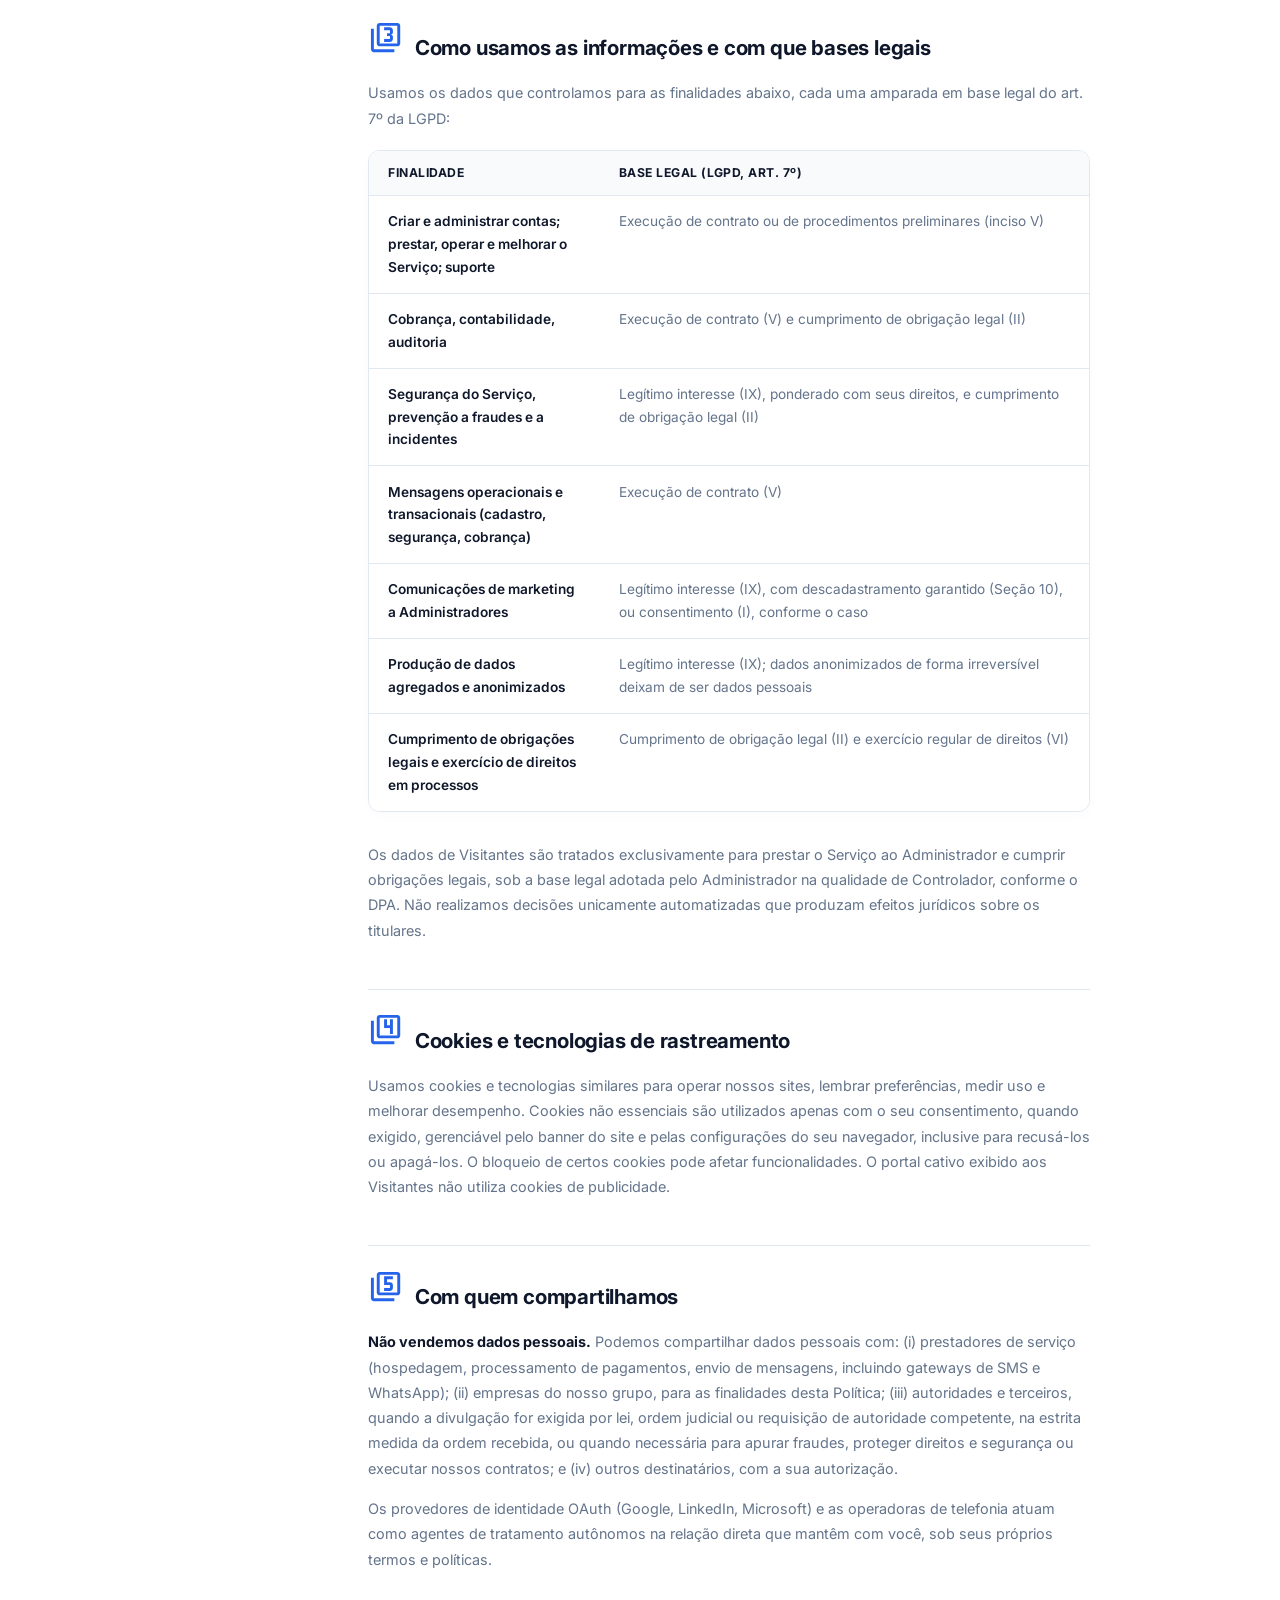
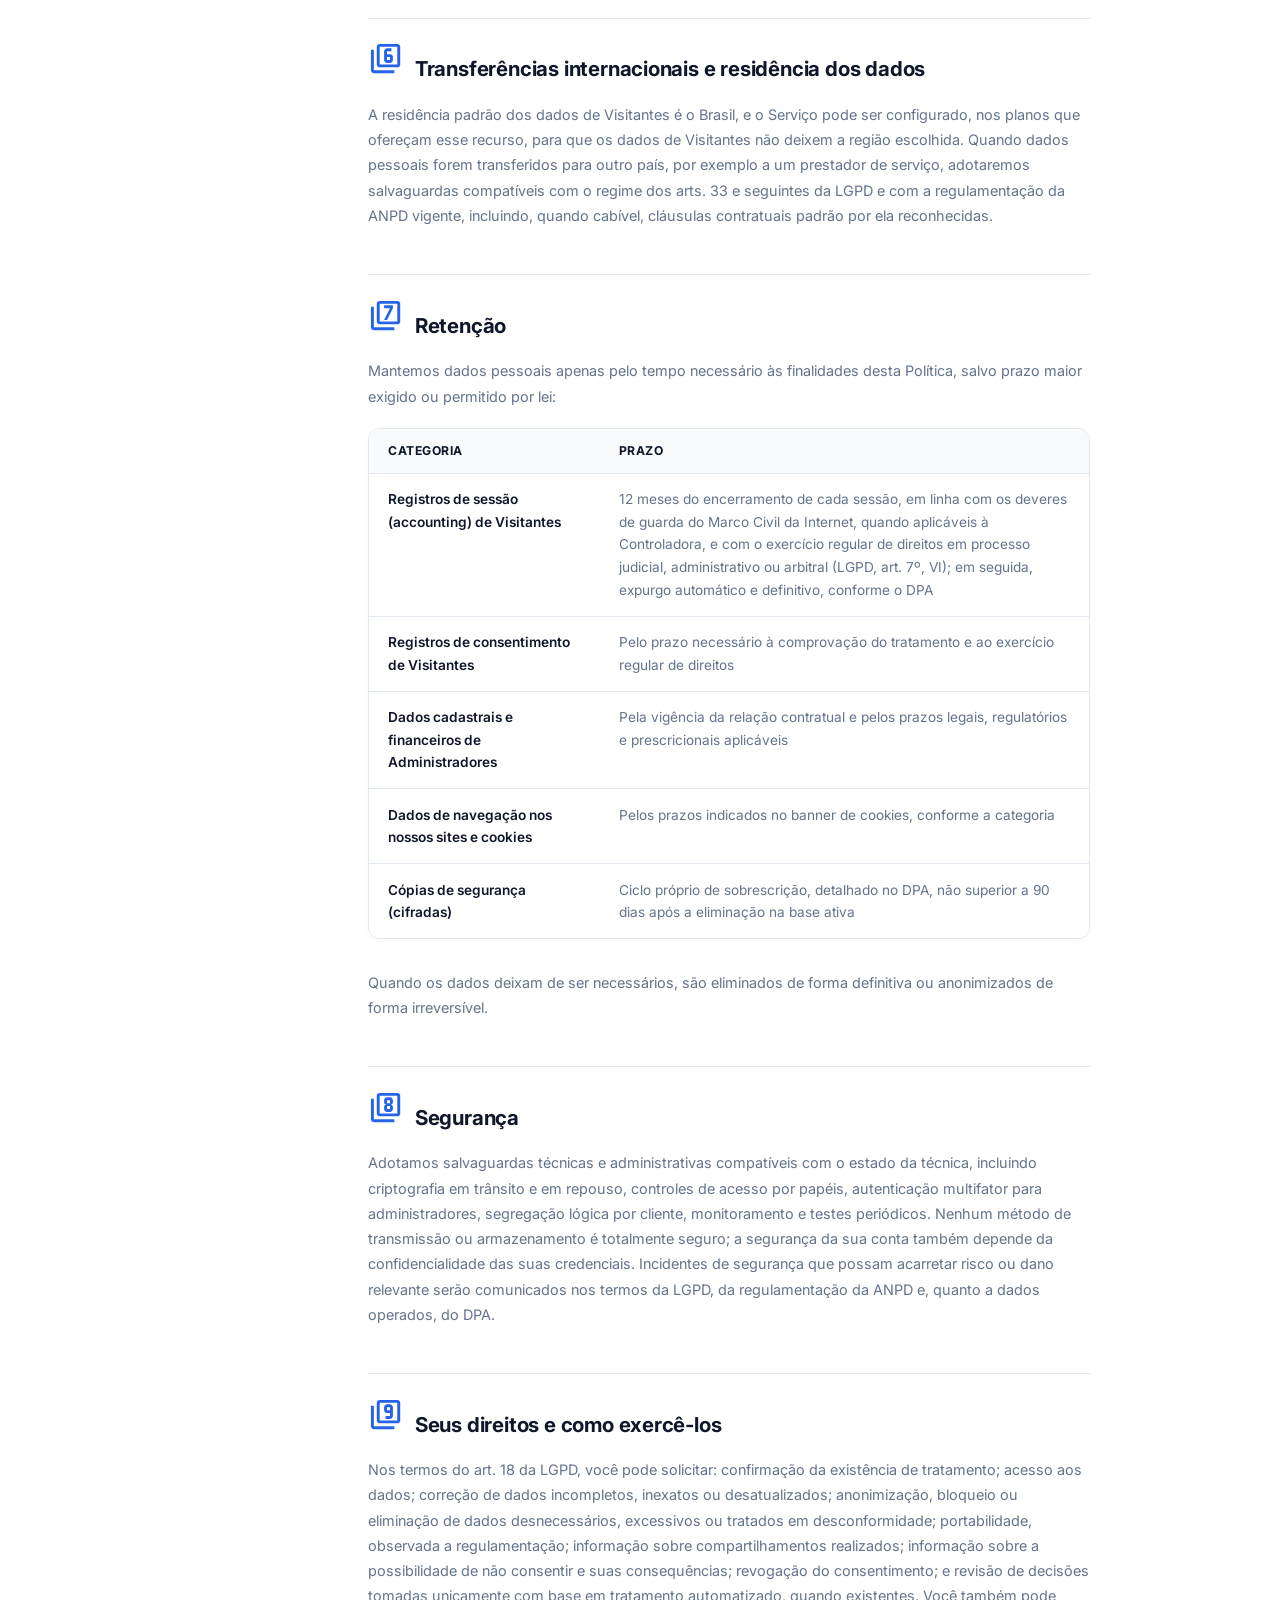
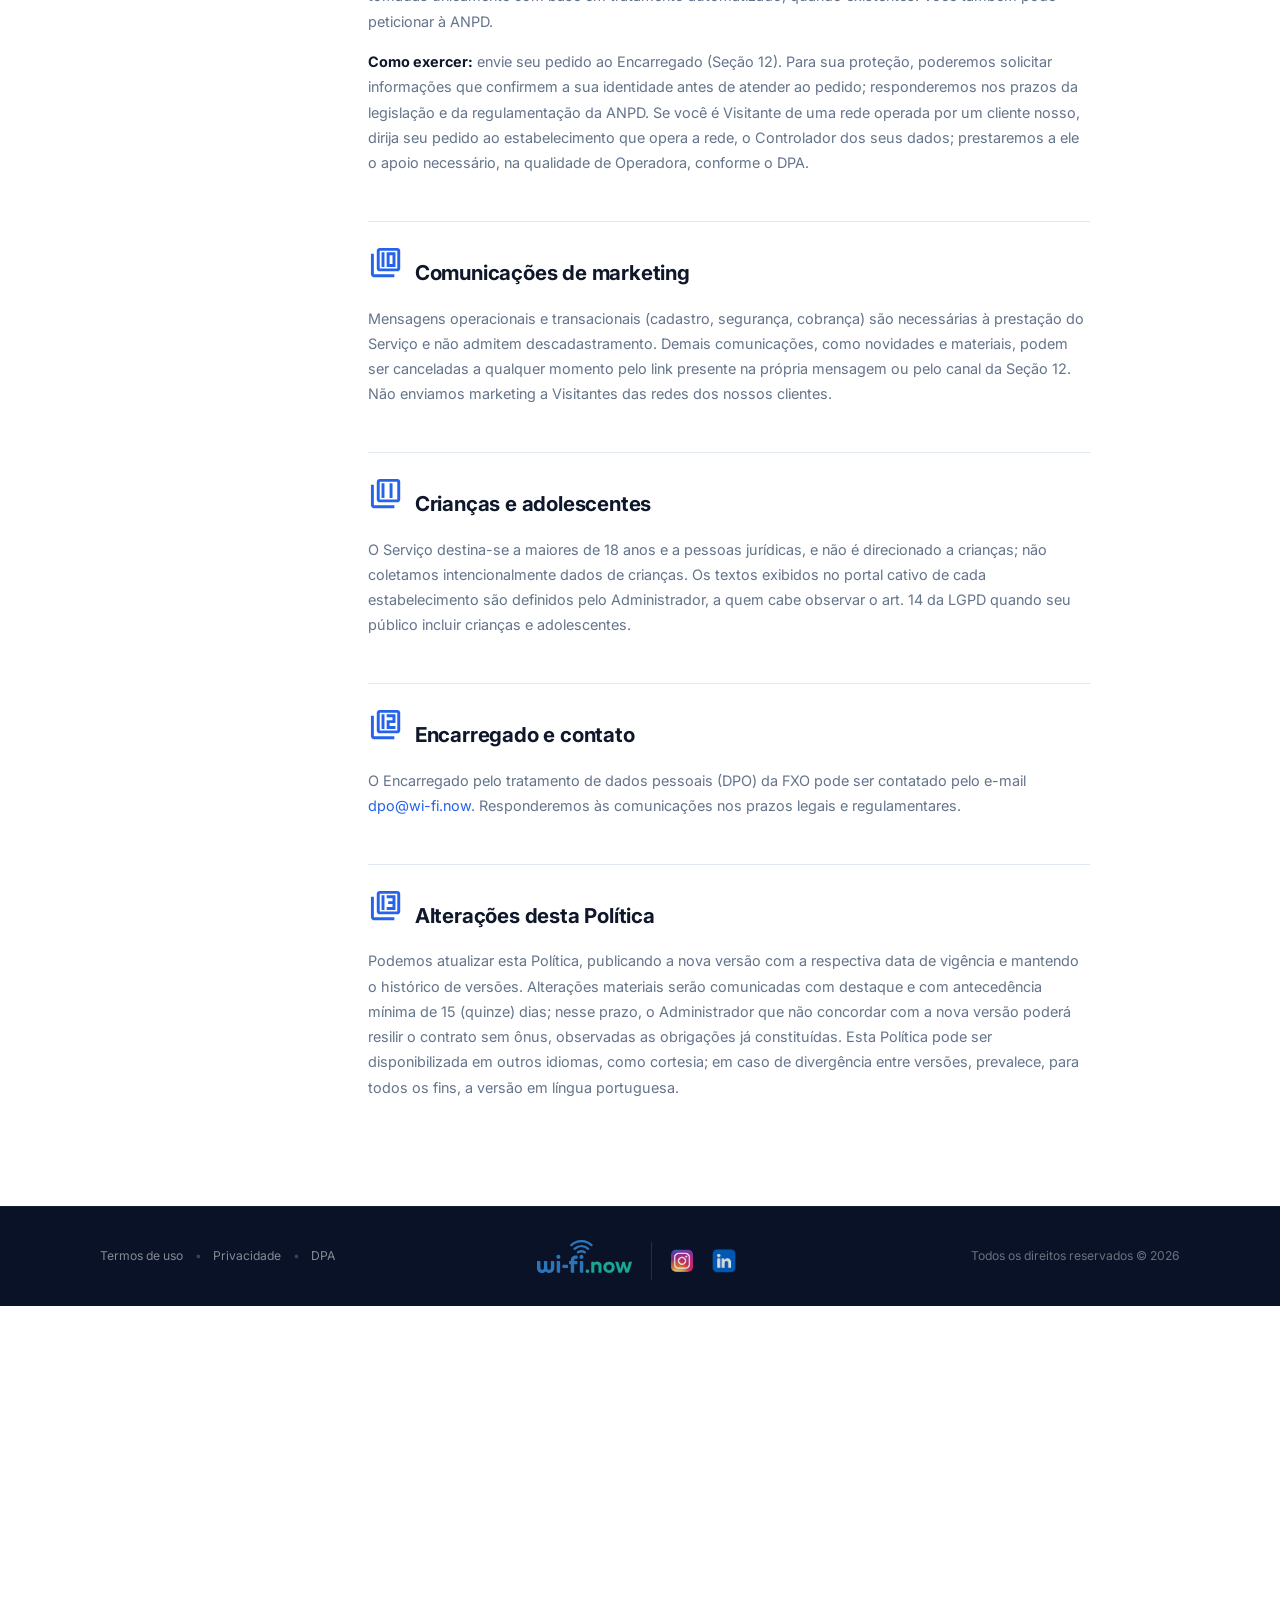
<file: privacidade.html>
<!DOCTYPE html>
<html lang="pt-BR">
<head>
    <meta charset="UTF-8">
    <meta name="viewport" content="width=device-width, initial-scale=1.0">
    <title>Política de Privacidade | wi-fi.now</title>
    <meta name="description" content="Política de Privacidade do wi-fi.now: como a FXO coleta, usa, compartilha e protege dados pessoais na plataforma e nos sites, conforme a LGPD. Papéis, retenção, direitos e contato do DPO.">
    <meta name="keywords" content="política de privacidade wi-fi.now, lgpd, dados pessoais, controladora, operadora, cookies, retenção, direitos do titular">
    <link rel="canonical" href="https://wi-fi.now/privacidade.html">
    <link rel="icon" type="image/svg+xml" href="assets/logowi-finow.svg">
    <!-- Open Graph / compartilhamento em redes e WhatsApp -->
    <meta property="og:locale" content="pt_BR">
    <meta property="og:type" content="website">
    <meta property="og:site_name" content="wi-fi.now">
    <meta property="og:url" content="https://wi-fi.now/privacidade.html">
    <meta property="og:title" content="Política de Privacidade | wi-fi.now">
    <meta property="og:description" content="Como a FXO coleta, usa, compartilha e protege dados pessoais na plataforma Wi-Fi.now e nos sites, conforme a LGPD.">
    <meta property="og:image" content="https://wi-fi.now/assets/escritorio.jpg">
    <meta name="twitter:card" content="summary_large_image">
    <meta name="twitter:title" content="Política de Privacidade | wi-fi.now">
    <meta name="twitter:description" content="Como a FXO coleta, usa, compartilha e protege dados pessoais na plataforma Wi-Fi.now e nos sites, conforme a LGPD.">
    <meta name="twitter:image" content="https://wi-fi.now/assets/escritorio.jpg">
    <link rel="preconnect" href="https://fonts.googleapis.com">
    <link rel="preconnect" href="https://fonts.gstatic.com" crossorigin>
    <link rel="stylesheet" href="styles.css?v=144">
    <link href="https://fonts.googleapis.com/css2?family=Inter:wght@400;500;600;700;800&display=swap" rel="stylesheet">
    <style>
        /* ===== Página Privacidade (mesmo estilo da DPA) ===== */
        .dpa-page { background: #ffffff; }

        .dpa-header {
            background: #0b0f19;
            padding: 5.5rem 0 4.5rem;
            text-align: center;
        }
        .dpa-title {
            font-size: 4rem;
            font-weight: 800;
            letter-spacing: -0.03em;
            line-height: 1.05;
            color: #ffffff;
            max-width: 880px;
            margin: 0 auto 1.75rem;
        }
        .dpa-effective {
            font-family: 'SF Mono', 'Cascadia Code', Consolas, 'Courier New', monospace;
            font-size: 0.85rem;
            font-weight: 500;
            letter-spacing: 0.14em;
            text-transform: uppercase;
            color: rgba(255, 255, 255, 0.55);
        }
        .dpa-effective .sep { margin: 0 0.75rem; color: rgba(255, 255, 255, 0.25); }

        .dpa-layout {
            display: grid;
            grid-template-columns: 250px minmax(0, 1fr);
            gap: 4rem;
            padding: 3.5rem 0 5rem;
        }

        /* Sumário lateral fixo */
        .dpa-toc {
            position: sticky;
            top: 96px;
            align-self: start;
            max-height: calc(100vh - 120px);
            overflow-y: auto;
            padding-right: 0.5rem;
        }
        .dpa-toc-label {
            font-size: 0.7rem;
            font-weight: 700;
            letter-spacing: 0.12em;
            text-transform: uppercase;
            color: var(--text-dark-muted);
            margin-bottom: 0.9rem;
        }
        .dpa-toc a {
            display: block;
            font-size: 0.84rem;
            line-height: 1.4;
            color: var(--text-dark-muted);
            text-decoration: none;
            padding: 0.32rem 0.75rem;
            border-left: 2px solid var(--border-light);
            transition: color 0.15s ease, border-color 0.15s ease;
        }
        .dpa-toc a:hover { color: var(--text-dark); }
        .dpa-toc a.is-active {
            color: var(--primary);
            border-left-color: var(--primary);
            font-weight: 600;
        }

        /* Corpo do documento */
        .dpa-doc { max-width: 760px; }
        .dpa-doc section { scroll-margin-top: 110px; }
        .dpa-doc h2 {
            display: flex;
            align-items: baseline;
            gap: 0.75rem;
            font-size: 1.35rem;
            font-weight: 700;
            letter-spacing: -0.01em;
            color: var(--text-dark);
            margin: 3rem 0 1.1rem;
            padding-top: 1.5rem;
            border-top: 1px solid var(--border-light);
        }
        .dpa-doc section:first-child h2 { margin-top: 0; border-top: none; padding-top: 0; }
        .dpa-num {
            font-size: 1.35rem;
            font-weight: 700;
            color: var(--primary);
            white-space: nowrap;
        }
        .dpa-doc h3 {
            font-size: 1.02rem;
            font-weight: 700;
            color: var(--text-dark);
            margin: 1.75rem 0 0.6rem;
        }
        .dpa-doc p {
            font-size: 0.95rem;
            line-height: 1.75;
            color: var(--text-dark-muted);
            margin-bottom: 1rem;
        }
        .dpa-doc p strong { color: var(--text-dark); }
        .dpa-doc a { color: var(--primary); }

        .dpa-clause { color: var(--primary); font-weight: 700; margin-right: 0.35rem; }

        .dpa-doc ul {
            margin: 0 0 1rem 1.25rem;
            padding: 0;
        }
        .dpa-doc ul li {
            list-style: disc;
            font-size: 0.95rem;
            line-height: 1.75;
            color: var(--text-dark-muted);
            margin-bottom: 0.4rem;
        }
        .dpa-doc ul li strong { color: var(--text-dark); }

        /* Tabelas */
        .dpa-table-wrap {
            border: 1px solid var(--border-light);
            border-radius: 12px;
            overflow: hidden;
            margin: 1.25rem 0 2rem;
            box-shadow: 0 4px 12px rgba(15, 23, 42, 0.02);
        }
        .dpa-table { width: 100%; border-collapse: collapse; background: #ffffff; }
        .dpa-table th {
            text-align: left;
            font-size: 0.8rem;
            font-weight: 700;
            letter-spacing: 0.04em;
            text-transform: uppercase;
            color: var(--text-dark);
            background: var(--bg-light-soft);
            padding: 0.85rem 1.25rem;
            border-bottom: 1px solid var(--border-light);
        }
        .dpa-table td {
            font-size: 0.9rem;
            line-height: 1.65;
            color: var(--text-dark-muted);
            padding: 0.95rem 1.25rem;
            border-bottom: 1px solid var(--border-light);
            vertical-align: top;
        }
        .dpa-table tr:last-child td { border-bottom: none; }
        .dpa-table td:first-child {
            font-weight: 600;
            color: var(--text-dark);
            width: 32%;
        }

        /* Responsivo */
        @media (max-width: 1023px) {
            /* respiro lateral de 24px no corpo (o .dpa-layout zerava o padding
               do .container, deixando o texto colado na borda no mobile) */
            .dpa-layout { grid-template-columns: 1fr; gap: 2rem; padding: 2rem 24px 4rem; }
            .dpa-toc {
                position: static;
                max-height: none;
                border: 1px solid var(--border-light);
                border-radius: 12px;
                padding: 1.25rem;
                background: var(--bg-light-soft);
            }
            .dpa-title { font-size: 2.2rem; }
            /* folga maior no topo: a navbar é fixa e cobre o início do header */
            .dpa-header { padding: 5rem 0 2.5rem; }
            /* título do header alinhado ao corpo, mesmo respiro lateral (24px) */
            .dpa-header .container { padding-left: 24px; padding-right: 24px; }
            .dpa-effective {
                font-size: 0.78rem;
                letter-spacing: 0.08em;
                line-height: 1.7;
                color: rgba(255, 255, 255, 0.72);
            }
            .dpa-effective .sep { margin: 0 0.5rem; }

            /* leitura confortável no mobile: fonte maior, entrelinha folgada
               e mais respiro antes dos títulos de seção */
            .dpa-doc { max-width: 100%; }
            .dpa-doc p,
            .dpa-doc ul li {
                font-size: 1.05rem;
                line-height: 1.8;
            }
            .dpa-doc p { margin-bottom: 1.35rem; }
            .dpa-doc h2 {
                font-size: 1.3rem;
                gap: 0.6rem;
                margin: 2.75rem 0 1.35rem;
                padding-top: 1.85rem;
            }
            .dpa-doc section:first-child h2 { margin-top: 0; padding-top: 0; }
            .dpa-doc h3 { font-size: 1.08rem; margin: 1.9rem 0 0.65rem; }
            .dpa-clause { margin-right: 0.45rem; }
        }

        /* Tabelas viram cards empilhados — escaneável no celular,
           sem aperto de 2 colunas nem scroll horizontal */
        @media (max-width: 640px) {
            .dpa-table-wrap { box-shadow: none; }
            .dpa-table thead { display: none; }
            .dpa-table,
            .dpa-table tbody,
            .dpa-table tr,
            .dpa-table td { display: block; width: 100%; }
            .dpa-table tr {
                padding: 0.9rem 0;
                border-bottom: 1px solid var(--border-light);
            }
            .dpa-table tr:last-child { border-bottom: none; }
            .dpa-table td {
                border-bottom: none;
                padding: 0.1rem 1.1rem;
            }
            .dpa-table td:first-child {
                width: 100%;
                font-size: 0.72rem;
                font-weight: 700;
                text-transform: uppercase;
                letter-spacing: 0.05em;
                color: var(--primary);
                padding-bottom: 0.3rem;
            }
            .dpa-table td:nth-child(2) {
                font-size: 1rem;
                line-height: 1.7;
                color: var(--text-dark-muted);
            }
        }

        @media (max-width: 480px) {
            .dpa-header { padding: 4.5rem 0 2.25rem; }
            .dpa-title { font-size: 1.85rem; }
            .dpa-doc h2 { font-size: 1.2rem; }
            .dpa-effective .sep {
                display: block;
                height: 0;
                margin: 0.15rem 0;
                overflow: hidden;
                color: transparent;
            }
        }

        @media print {
            .navbar, .dpa-toc, .footer { display: none !important; }
            .dpa-layout { grid-template-columns: 1fr; padding: 0; }
        }
    </style>
</head>
<body class="dpa-page">
    <!-- Navbar -->
    <nav class="navbar">
        <div class="container nav-container">
            <a href="index.html" class="logo">
                <img src="assets/logowi-finow.svg" alt="wi-fi.now logo">
            </a>
            <div class="nav-right">
                <div class="nav-links" id="nav-links">
                    <a href="recursos.html" data-i18n="header.recursos">Recursos</a>
                    <a href="como-funciona.html" data-i18n="header.onboarding">Onboarding</a>
                    <a href="planos.html" data-i18n="header.planos">Planos</a>
                    <a href="faq.html" data-i18n="header.faq">FAQ</a>
                    <a href="blog/" data-i18n="header.blog">Blog</a>
                    <a href="#" class="nav-mobile-login" data-i18n="header.nav_mobile_login">Entrar</a>
                </div>
                <span class="nav-divider"></span>
                <div class="nav-actions">
                    <a href="#" class="login-link" data-i18n="header.entrar">Entrar</a>
                    <a href="#" class="btn btn-pill" data-i18n="header.comece_agora">Comece agora</a>
                    <div class="language-selector-wrap">
                        <svg class="language-selector-icon" xmlns="http://www.w3.org/2000/svg" width="15" height="15" viewBox="0 0 24 24" fill="none" stroke="currentColor" stroke-width="2" stroke-linecap="round" stroke-linejoin="round" aria-hidden="true"><circle cx="12" cy="12" r="10"></circle><line x1="2" y1="12" x2="22" y2="12"></line><path d="M12 2a15.3 15.3 0 0 1 4 10 15.3 15.3 0 0 1-4 10 15.3 15.3 0 0 1-4-10 15.3 15.3 0 0 1 4-10z"></path></svg>
                        <select id="language-selector" class="language-selector" aria-label="Selecionar idioma">
                            <option value="pt">PT</option>
                            <option value="es">ES</option>
                            <option value="en">EN</option>
                        </select>
                        <svg class="language-selector-caret" xmlns="http://www.w3.org/2000/svg" width="12" height="12" viewBox="0 0 24 24" fill="none" stroke="currentColor" stroke-width="2.5" stroke-linecap="round" stroke-linejoin="round" aria-hidden="true"><polyline points="6 9 12 15 18 9"></polyline></svg>
                    </div>
                </div>
                <button type="button" class="nav-toggle" aria-label="Abrir menu" aria-expanded="false" aria-controls="nav-links">
                    <span></span>
                    <span></span>
                    <span></span>
                </button>
            </div>
        </div>
    </nav>

    <!-- Cabeçalho do documento -->
    <header class="dpa-header">
        <div class="container">
            <h1 class="dpa-title" data-i18n="privacidade.titulo">Política de Privacidade</h1>
            <p class="dpa-effective"><span data-i18n="privacidade.vigente_label">Vigente a partir de:</span> 12/06/2026<span class="sep">|</span><span data-i18n="privacidade.versao_label">Versão</span> 1.1 <span data-i18n="privacidade.consolidada_label">(consolidada)</span></p>
        </div>
    </header>

    <div class="container dpa-layout">
        <!-- Sumário -->
        <aside class="dpa-toc" aria-label="Sumário do documento">
            <div class="dpa-toc-label" data-i18n="privacidade.toc_label">Nesta página</div>
            <a href="#s1" data-i18n="privacidade.toc_s1">1. Dois papéis: dados que controlamos e dados que operamos</a>
            <a href="#s2" data-i18n="privacidade.toc_s2">2. Quais informações coletamos</a>
            <a href="#s3" data-i18n="privacidade.toc_s3">3. Como usamos as informações e com que bases legais</a>
            <a href="#s4" data-i18n="privacidade.toc_s4">4. Cookies e tecnologias de rastreamento</a>
            <a href="#s5" data-i18n="privacidade.toc_s5">5. Com quem compartilhamos</a>
            <a href="#s6" data-i18n="privacidade.toc_s6">6. Transferências internacionais e residência dos dados</a>
            <a href="#s7" data-i18n="privacidade.toc_s7">7. Retenção</a>
            <a href="#s8" data-i18n="privacidade.toc_s8">8. Segurança</a>
            <a href="#s9" data-i18n="privacidade.toc_s9">9. Seus direitos e como exercê-los</a>
            <a href="#s10" data-i18n="privacidade.toc_s10">10. Comunicações de marketing</a>
            <a href="#s11" data-i18n="privacidade.toc_s11">11. Crianças e adolescentes</a>
            <a href="#s12" data-i18n="privacidade.toc_s12">12. Encarregado e contato</a>
            <a href="#s13" data-i18n="privacidade.toc_s13">13. Alterações desta Política</a>
        </aside>

        <!-- Documento -->
        <main class="dpa-doc">
            <section id="intro">
                <p data-i18n-html="privacidade.intro_p1">Esta Política de Privacidade explica como a FXO Serviços em Informática Ltda. ("FXO", "nós") coleta, usa, compartilha e protege dados pessoais no contexto da plataforma Wi-Fi.now e dos nossos sites (em conjunto, o "Serviço"). Ela integra, por referência, os <a href="termos.html">Termos de Uso do Site</a>, os Termos de Uso da Plataforma e, quanto aos dados operados em nome de clientes, o <a href="dpa.html">Acordo de Tratamento de Dados (DPA)</a>. Em caso de divergência sobre matéria de dados pessoais, prevalece esta Política e, na relação Controlador-Operadora, o DPA.</p>
            </section>

            <section id="s1">
                <h2><svg class="dpa-num" aria-hidden="true" xmlns="http://www.w3.org/2000/svg" height="37px" viewBox="0 -960 960 960" width="37px" fill="currentColor"><path d="M560-360h80v-400H480v80h80v320ZM320-240q-33 0-56.5-23.5T240-320v-480q0-33 23.5-56.5T320-880h480q33 0 56.5 23.5T880-800v480q0 33-23.5 56.5T800-240H320Zm0-80h480v-480H320v480ZM160-80q-33 0-56.5-23.5T80-160v-560h80v560h560v80H160Zm160-720v480-480Z"/></svg><span data-i18n="privacidade.s1_h2">Dois papéis: dados que controlamos e dados que operamos</span></h2>
                <p><span data-i18n="privacidade.s1_p1">Tratamos dados pessoais em duas qualidades distintas, e essa diferença define quem responde pelo quê:</span></p>
                <p data-i18n-html="privacidade.s1_p2"><strong>Dados que controlamos.</strong> As informações de Administradores (clientes que operam a plataforma) e de visitantes dos nossos sites são tratadas pela FXO na qualidade de Controladora (art. 5º, VI, da LGPD), para finalidades próprias: prestar o Serviço, faturar, dar suporte, garantir segurança e nos comunicarmos com você. Esta Política rege esse tratamento.</p>
                <p data-i18n-html="privacidade.s1_p3"><strong>Dados que operamos para nossos clientes.</strong> Quando um Administrador usa o Serviço para oferecer Wi-Fi a seus Visitantes, o Administrador é o Controlador dos dados pessoais dos Visitantes, por decidir as finalidades e os meios do tratamento, e a FXO atua exclusivamente como Operadora (art. 5º, VII, da LGPD), tratando esses dados em nome do Administrador, conforme suas instruções e o DPA. Se você é Visitante de uma rede Wi-Fi, o Controlador dos seus dados é o estabelecimento que opera a rede; dirija a ele os seus pedidos. Prestaremos ao estabelecimento o apoio necessário, na qualidade de Operadora, sem prejuízo das responsabilidades que a lei atribui diretamente à FXO nessa qualidade.</p>
            </section>

            <section id="s2">
                <h2><svg class="dpa-num" aria-hidden="true" xmlns="http://www.w3.org/2000/svg" height="37px" viewBox="0 -960 960 960" width="37px" fill="currentColor"><path d="M440-360h240v-80H520v-80h80q33 0 56.5-23.5T680-600v-80q0-33-23.5-56.5T600-760H440v80h160v80h-80q-33 0-56.5 23.5T440-520v160ZM320-240q-33 0-56.5-23.5T240-320v-480q0-33 23.5-56.5T320-880h480q33 0 56.5 23.5T880-800v480q0 33-23.5 56.5T800-240H320Zm0-80h480v-480H320v480ZM160-80q-33 0-56.5-23.5T80-160v-560h80v560h560v80H160Zm160-720v480-480Z"/></svg><span data-i18n="privacidade.s2_h2">Quais informações coletamos</span></h2>
                <p data-i18n-html="privacidade.s2_p1"><strong>Informações que você fornece.</strong> Ao se cadastrar, contratar ou falar conosco: nome, e-mail, senha, nome do estabelecimento, modelo do equipamento de rede, dados de cobrança e contato, e o conteúdo das suas comunicações conosco.</p>
                <p data-i18n-html="privacidade.s2_p2"><strong>Informações coletadas automaticamente.</strong> Ao acessar o Serviço ou nossos sites: endereço IP, informações de dispositivo e navegador, dados de conexão, data e hora de acesso, páginas visitadas e registros equivalentes, inclusive por cookies e tecnologias similares (Seção 4).</p>
                <p data-i18n-html="privacidade.s2_p3"><strong>Informações de terceiros.</strong> Podemos receber informações de prestadores de serviço, parceiros e fontes públicas, combinando-as com as que já temos, para operar e melhorar o Serviço e nossas comunicações.</p>
                <p data-i18n-html="privacidade.s2_p4"><strong>Dados de Visitantes operados para Administradores.</strong> Por meio do portal cativo, e em nome do Administrador, o Serviço trata o mínimo necessário para autenticar Visitantes e cumprir obrigações legais: identificadores de autenticação (telefone, ou dados básicos do perfil OAuth: identificador da conta, nome e e-mail), registros de consentimento e registros de sessão (accounting: IP atribuído, MAC, início e fim, tempo de permanência). A coleta é mínima por desenho.</p>
                <p data-i18n-html="privacidade.s2_p5"><strong>O que não fazemos, em nenhuma hipótese:</strong> não exigimos nem armazenamos senhas de Visitantes; não registramos histórico de navegação, sites acessados, URLs ou conteúdo consumido; não usamos dados de Visitantes para marketing comportamental, criação de perfis ou personas; e não vendemos dados pessoais.</p>
            </section>

            <section id="s3">
                <h2><svg class="dpa-num" aria-hidden="true" xmlns="http://www.w3.org/2000/svg" height="37px" viewBox="0 -960 960 960" width="37px" fill="currentColor"><path d="M440-360h160q33 0 56.5-23.5T680-440v-60q0-26-17-43t-43-17q26 0 43-17t17-43v-60q0-33-23.5-56.5T600-760H440v80h160v80h-80v80h80v80H440v80ZM320-240q-33 0-56.5-23.5T240-320v-480q0-33 23.5-56.5T320-880h480q33 0 56.5 23.5T880-800v480q0 33-23.5 56.5T800-240H320Zm0-80h480v-480H320v480ZM160-80q-33 0-56.5-23.5T80-160v-560h80v560h560v80H160Zm160-720v480-480Z"/></svg><span data-i18n="privacidade.s3_h2">Como usamos as informações e com que bases legais</span></h2>
                <p><span data-i18n="privacidade.s3_p1">Usamos os dados que controlamos para as finalidades abaixo, cada uma amparada em base legal do art. 7º da LGPD:</span></p>
                <div class="dpa-table-wrap">
                    <table class="dpa-table">
                        <thead>
                            <tr>
                                <th scope="col" data-i18n="privacidade.s3_th1">Finalidade</th>
                                <th scope="col" data-i18n="privacidade.s3_th2">Base legal (LGPD, art. 7º)</th>
                            </tr>
                        </thead>
                        <tbody>
                            <tr>
                                <td data-i18n="privacidade.s3_row1_col1">Criar e administrar contas; prestar, operar e melhorar o Serviço; suporte</td>
                                <td data-i18n="privacidade.s3_row1_col2">Execução de contrato ou de procedimentos preliminares (inciso V)</td>
                            </tr>
                            <tr>
                                <td data-i18n="privacidade.s3_row2_col1">Cobrança, contabilidade, auditoria</td>
                                <td data-i18n="privacidade.s3_row2_col2">Execução de contrato (V) e cumprimento de obrigação legal (II)</td>
                            </tr>
                            <tr>
                                <td data-i18n="privacidade.s3_row3_col1">Segurança do Serviço, prevenção a fraudes e a incidentes</td>
                                <td data-i18n="privacidade.s3_row3_col2">Legítimo interesse (IX), ponderado com seus direitos, e cumprimento de obrigação legal (II)</td>
                            </tr>
                            <tr>
                                <td data-i18n="privacidade.s3_row4_col1">Mensagens operacionais e transacionais (cadastro, segurança, cobrança)</td>
                                <td data-i18n="privacidade.s3_row4_col2">Execução de contrato (V)</td>
                            </tr>
                            <tr>
                                <td data-i18n="privacidade.s3_row5_col1">Comunicações de marketing a Administradores</td>
                                <td data-i18n="privacidade.s3_row5_col2">Legítimo interesse (IX), com descadastramento garantido (Seção 10), ou consentimento (I), conforme o caso</td>
                            </tr>
                            <tr>
                                <td data-i18n="privacidade.s3_row6_col1">Produção de dados agregados e anonimizados</td>
                                <td data-i18n="privacidade.s3_row6_col2">Legítimo interesse (IX); dados anonimizados de forma irreversível deixam de ser dados pessoais</td>
                            </tr>
                            <tr>
                                <td data-i18n="privacidade.s3_row7_col1">Cumprimento de obrigações legais e exercício de direitos em processos</td>
                                <td data-i18n="privacidade.s3_row7_col2">Cumprimento de obrigação legal (II) e exercício regular de direitos (VI)</td>
                            </tr>
                        </tbody>
                    </table>
                </div>
                <p><span data-i18n="privacidade.s3_p2">Os dados de Visitantes são tratados exclusivamente para prestar o Serviço ao Administrador e cumprir obrigações legais, sob a base legal adotada pelo Administrador na qualidade de Controlador, conforme o DPA. Não realizamos decisões unicamente automatizadas que produzam efeitos jurídicos sobre os titulares.</span></p>
            </section>

            <section id="s4">
                <h2><svg class="dpa-num" aria-hidden="true" xmlns="http://www.w3.org/2000/svg" height="37px" viewBox="0 -960 960 960" width="37px" fill="currentColor"><path d="M600-360h80v-400h-80v160h-80v-160h-80v240h160v160ZM320-240q-33 0-56.5-23.5T240-320v-480q0-33 23.5-56.5T320-880h480q33 0 56.5 23.5T880-800v480q0 33-23.5 56.5T800-240H320Zm0-80h480v-480H320v480ZM160-80q-33 0-56.5-23.5T80-160v-560h80v560h560v80H160Zm160-720v480-480Z"/></svg><span data-i18n="privacidade.s4_h2">Cookies e tecnologias de rastreamento</span></h2>
                <p><span data-i18n="privacidade.s4_p1">Usamos cookies e tecnologias similares para operar nossos sites, lembrar preferências, medir uso e melhorar desempenho. Cookies não essenciais são utilizados apenas com o seu consentimento, quando exigido, gerenciável pelo banner do site e pelas configurações do seu navegador, inclusive para recusá-los ou apagá-los. O bloqueio de certos cookies pode afetar funcionalidades. O portal cativo exibido aos Visitantes não utiliza cookies de publicidade.</span></p>
            </section>

            <section id="s5">
                <h2><svg class="dpa-num" aria-hidden="true" xmlns="http://www.w3.org/2000/svg" height="37px" viewBox="0 -960 960 960" width="37px" fill="currentColor"><path d="M440-360h160q33 0 56.5-23.5T680-440v-80q0-33-23.5-56.5T600-600h-80v-80h160v-80H440v240h160v80H440v80ZM320-240q-33 0-56.5-23.5T240-320v-480q0-33 23.5-56.5T320-880h480q33 0 56.5 23.5T880-800v480q0 33-23.5 56.5T800-240H320Zm0-80h480v-480H320v480ZM160-80q-33 0-56.5-23.5T80-160v-560h80v560h560v80H160Zm160-720v480-480Z"/></svg><span data-i18n="privacidade.s5_h2">Com quem compartilhamos</span></h2>
                <p data-i18n-html="privacidade.s5_p1"><strong>Não vendemos dados pessoais.</strong> Podemos compartilhar dados pessoais com: (i) prestadores de serviço (hospedagem, processamento de pagamentos, envio de mensagens, incluindo gateways de SMS e WhatsApp); (ii) empresas do nosso grupo, para as finalidades desta Política; (iii) autoridades e terceiros, quando a divulgação for exigida por lei, ordem judicial ou requisição de autoridade competente, na estrita medida da ordem recebida, ou quando necessária para apurar fraudes, proteger direitos e segurança ou executar nossos contratos; e (iv) outros destinatários, com a sua autorização.</p>
                <p><span data-i18n="privacidade.s5_p2">Os provedores de identidade OAuth (Google, LinkedIn, Microsoft) e as operadoras de telefonia atuam como agentes de tratamento autônomos na relação direta que mantêm com você, sob seus próprios termos e políticas.</span></p>
            </section>

            <section id="s6">
                <h2><svg class="dpa-num" aria-hidden="true" xmlns="http://www.w3.org/2000/svg" height="37px" viewBox="0 -960 960 960" width="37px" fill="currentColor"><path d="M520-360h80q33 0 56.5-23.5T680-440v-80q0-33-23.5-56.5T600-600h-80v-80h120v-80H520q-33 0-56.5 23.5T440-680v240q0 33 23.5 56.5T520-360Zm0-160h80v80h-80v-80ZM320-240q-33 0-56.5-23.5T240-320v-480q0-33 23.5-56.5T320-880h480q33 0 56.5 23.5T880-800v480q0 33-23.5 56.5T800-240H320Zm0-80h480v-480H320v480ZM160-80q-33 0-56.5-23.5T80-160v-560h80v560h560v80H160Zm160-720v480-480Z"/></svg><span data-i18n="privacidade.s6_h2">Transferências internacionais e residência dos dados</span></h2>
                <p><span data-i18n="privacidade.s6_p1">A residência padrão dos dados de Visitantes é o Brasil, e o Serviço pode ser configurado, nos planos que ofereçam esse recurso, para que os dados de Visitantes não deixem a região escolhida. Quando dados pessoais forem transferidos para outro país, por exemplo a um prestador de serviço, adotaremos salvaguardas compatíveis com o regime dos arts. 33 e seguintes da LGPD e com a regulamentação da ANPD vigente, incluindo, quando cabível, cláusulas contratuais padrão por ela reconhecidas.</span></p>
            </section>

            <section id="s7">
                <h2><svg class="dpa-num" aria-hidden="true" xmlns="http://www.w3.org/2000/svg" height="37px" viewBox="0 -960 960 960" width="37px" fill="currentColor"><path d="M440-360h80l160-320v-80H440v80h160L440-360ZM320-240q-33 0-56.5-23.5T240-320v-480q0-33 23.5-56.5T320-880h480q33 0 56.5 23.5T880-800v480q0 33-23.5 56.5T800-240H320Zm0-80h480v-480H320v480ZM160-80q-33 0-56.5-23.5T80-160v-560h80v560h560v80H160Zm160-720v480-480Z"/></svg><span data-i18n="privacidade.s7_h2">Retenção</span></h2>
                <p><span data-i18n="privacidade.s7_p1">Mantemos dados pessoais apenas pelo tempo necessário às finalidades desta Política, salvo prazo maior exigido ou permitido por lei:</span></p>
                <div class="dpa-table-wrap">
                    <table class="dpa-table">
                        <thead>
                            <tr>
                                <th scope="col" data-i18n="privacidade.s7_th1">Categoria</th>
                                <th scope="col" data-i18n="privacidade.s7_th2">Prazo</th>
                            </tr>
                        </thead>
                        <tbody>
                            <tr>
                                <td data-i18n="privacidade.s7_row1_col1">Registros de sessão (accounting) de Visitantes</td>
                                <td data-i18n="privacidade.s7_row1_col2">12 meses do encerramento de cada sessão, em linha com os deveres de guarda do Marco Civil da Internet, quando aplicáveis à Controladora, e com o exercício regular de direitos em processo judicial, administrativo ou arbitral (LGPD, art. 7º, VI); em seguida, expurgo automático e definitivo, conforme o DPA</td>
                            </tr>
                            <tr>
                                <td data-i18n="privacidade.s7_row2_col1">Registros de consentimento de Visitantes</td>
                                <td data-i18n="privacidade.s7_row2_col2">Pelo prazo necessário à comprovação do tratamento e ao exercício regular de direitos</td>
                            </tr>
                            <tr>
                                <td data-i18n="privacidade.s7_row3_col1">Dados cadastrais e financeiros de Administradores</td>
                                <td data-i18n="privacidade.s7_row3_col2">Pela vigência da relação contratual e pelos prazos legais, regulatórios e prescricionais aplicáveis</td>
                            </tr>
                            <tr>
                                <td data-i18n="privacidade.s7_row4_col1">Dados de navegação nos nossos sites e cookies</td>
                                <td data-i18n="privacidade.s7_row4_col2">Pelos prazos indicados no banner de cookies, conforme a categoria</td>
                            </tr>
                            <tr>
                                <td data-i18n="privacidade.s7_row5_col1">Cópias de segurança (cifradas)</td>
                                <td data-i18n="privacidade.s7_row5_col2">Ciclo próprio de sobrescrição, detalhado no DPA, não superior a 90 dias após a eliminação na base ativa</td>
                            </tr>
                        </tbody>
                    </table>
                </div>
                <p><span data-i18n="privacidade.s7_p2">Quando os dados deixam de ser necessários, são eliminados de forma definitiva ou anonimizados de forma irreversível.</span></p>
            </section>

            <section id="s8">
                <h2><svg class="dpa-num" aria-hidden="true" xmlns="http://www.w3.org/2000/svg" height="37px" viewBox="0 -960 960 960" width="37px" fill="currentColor"><path d="M520-360h80q33 0 56.5-23.5T680-440v-60q0-26-17-43t-43-17q26 0 43-17t17-43v-60q0-33-23.5-56.5T600-760h-80q-33 0-56.5 23.5T440-680v60q0 26 17 43t43 17q-26 0-43 17t-17 43v60q0 33 23.5 56.5T520-360Zm0-320h80v80h-80v-80Zm0 240v-80h80v80h-80ZM320-240q-33 0-56.5-23.5T240-320v-480q0-33 23.5-56.5T320-880h480q33 0 56.5 23.5T880-800v480q0 33-23.5 56.5T800-240H320Zm0-80h480v-480H320v480ZM160-80q-33 0-56.5-23.5T80-160v-560h80v560h560v80H160Zm160-720v480-480Z"/></svg><span data-i18n="privacidade.s8_h2">Segurança</span></h2>
                <p><span data-i18n="privacidade.s8_p1">Adotamos salvaguardas técnicas e administrativas compatíveis com o estado da técnica, incluindo criptografia em trânsito e em repouso, controles de acesso por papéis, autenticação multifator para administradores, segregação lógica por cliente, monitoramento e testes periódicos. Nenhum método de transmissão ou armazenamento é totalmente seguro; a segurança da sua conta também depende da confidencialidade das suas credenciais. Incidentes de segurança que possam acarretar risco ou dano relevante serão comunicados nos termos da LGPD, da regulamentação da ANPD e, quanto a dados operados, do DPA.</span></p>
            </section>

            <section id="s9">
                <h2><svg class="dpa-num" aria-hidden="true" xmlns="http://www.w3.org/2000/svg" height="37px" viewBox="0 -960 960 960" width="37px" fill="currentColor"><path d="M480-360h120q33 0 56.5-23.5T680-440v-240q0-33-23.5-56.5T600-760h-80q-33 0-56.5 23.5T440-680v80q0 33 23.5 56.5T520-520h80v80H480v80Zm120-240h-80v-80h80v80ZM320-240q-33 0-56.5-23.5T240-320v-480q0-33 23.5-56.5T320-880h480q33 0 56.5 23.5T880-800v480q0 33-23.5 56.5T800-240H320Zm0-80h480v-480H320v480ZM160-80q-33 0-56.5-23.5T80-160v-560h80v560h560v80H160Zm160-720v480-480Z"/></svg><span data-i18n="privacidade.s9_h2">Seus direitos e como exercê-los</span></h2>
                <p><span data-i18n="privacidade.s9_p1">Nos termos do art. 18 da LGPD, você pode solicitar: confirmação da existência de tratamento; acesso aos dados; correção de dados incompletos, inexatos ou desatualizados; anonimização, bloqueio ou eliminação de dados desnecessários, excessivos ou tratados em desconformidade; portabilidade, observada a regulamentação; informação sobre compartilhamentos realizados; informação sobre a possibilidade de não consentir e suas consequências; revogação do consentimento; e revisão de decisões tomadas unicamente com base em tratamento automatizado, quando existentes. Você também pode peticionar à ANPD.</span></p>
                <p data-i18n-html="privacidade.s9_p2"><strong>Como exercer:</strong> envie seu pedido ao Encarregado (Seção 12). Para sua proteção, poderemos solicitar informações que confirmem a sua identidade antes de atender ao pedido; responderemos nos prazos da legislação e da regulamentação da ANPD. Se você é Visitante de uma rede operada por um cliente nosso, dirija seu pedido ao estabelecimento que opera a rede, o Controlador dos seus dados; prestaremos a ele o apoio necessário, na qualidade de Operadora, conforme o DPA.</p>
            </section>

            <section id="s10">
                <h2><svg class="dpa-num" aria-hidden="true" xmlns="http://www.w3.org/2000/svg" height="37px" viewBox="0 -960 960 960" width="37px" fill="currentColor"><path d="M370-360h80v-400h-80v400ZM510-680v-80h240v80H510ZM510-360v-80h240v80H510ZM510-440h80v-240h-80v240ZM670-440h80v-240h-80v240ZM320-240q-33 0-56.5-23.5T240-320v-480q0-33 23.5-56.5T320-880h480q33 0 56.5 23.5T880-800v480q0 33-23.5 56.5T800-240H320Zm0-80h480v-480H320v480ZM160-80q-33 0-56.5-23.5T80-160v-560h80v560h560v80H160Zm160-720v480-480Z"/></svg><span data-i18n="privacidade.s10_h2">Comunicações de marketing</span></h2>
                <p><span data-i18n="privacidade.s10_p1">Mensagens operacionais e transacionais (cadastro, segurança, cobrança) são necessárias à prestação do Serviço e não admitem descadastramento. Demais comunicações, como novidades e materiais, podem ser canceladas a qualquer momento pelo link presente na própria mensagem ou pelo canal da Seção 12. Não enviamos marketing a Visitantes das redes dos nossos clientes.</span></p>
            </section>

            <section id="s11">
                <h2><svg class="dpa-num" aria-hidden="true" xmlns="http://www.w3.org/2000/svg" height="37px" viewBox="0 -960 960 960" width="37px" fill="currentColor"><path d="M370-360h80v-400h-80v400ZM590-360h80v-400h-80v400ZM320-240q-33 0-56.5-23.5T240-320v-480q0-33 23.5-56.5T320-880h480q33 0 56.5 23.5T880-800v480q0 33-23.5 56.5T800-240H320Zm0-80h480v-480H320v480ZM160-80q-33 0-56.5-23.5T80-160v-560h80v560h560v80H160Zm160-720v480-480Z"/></svg><span data-i18n="privacidade.s11_h2">Crianças e adolescentes</span></h2>
                <p><span data-i18n="privacidade.s11_p1">O Serviço destina-se a maiores de 18 anos e a pessoas jurídicas, e não é direcionado a crianças; não coletamos intencionalmente dados de crianças. Os textos exibidos no portal cativo de cada estabelecimento são definidos pelo Administrador, a quem cabe observar o art. 14 da LGPD quando seu público incluir crianças e adolescentes.</span></p>
            </section>

            <section id="s12">
                <h2><svg class="dpa-num" aria-hidden="true" xmlns="http://www.w3.org/2000/svg" height="37px" viewBox="0 -960 960 960" width="37px" fill="currentColor"><path d="M370-360h80v-400h-80v400ZM510-680v-80h240v80H510ZM670-600v-80h80v80h-80ZM510-520v-80h240v80H510ZM510-440v-80h80v80h-80ZM510-360v-80h240v80H510ZM320-240q-33 0-56.5-23.5T240-320v-480q0-33 23.5-56.5T320-880h480q33 0 56.5 23.5T880-800v480q0 33-23.5 56.5T800-240H320Zm0-80h480v-480H320v480ZM160-80q-33 0-56.5-23.5T80-160v-560h80v560h560v80H160Zm160-720v480-480Z"/></svg><span data-i18n="privacidade.s12_h2">Encarregado e contato</span></h2>
                <p data-i18n-html="privacidade.s12_p1">O Encarregado pelo tratamento de dados pessoais (DPO) da FXO pode ser contatado pelo e-mail <a href="mailto:dpo@wi-fi.now">dpo@wi-fi.now</a>. Responderemos às comunicações nos prazos legais e regulamentares.</p>
            </section>

            <section id="s13">
                <h2><svg class="dpa-num" aria-hidden="true" xmlns="http://www.w3.org/2000/svg" height="37px" viewBox="0 -960 960 960" width="37px" fill="currentColor"><path d="M370-360h80v-400h-80v400ZM510-680v-80h240v80H510ZM670-440v-240h80v240h-80ZM550-520v-80h200v80H550ZM510-360v-80h240v80H510ZM320-240q-33 0-56.5-23.5T240-320v-480q0-33 23.5-56.5T320-880h480q33 0 56.5 23.5T880-800v480q0 33-23.5 56.5T800-240H320Zm0-80h480v-480H320v480ZM160-80q-33 0-56.5-23.5T80-160v-560h80v560h560v80H160Zm160-720v480-480Z"/></svg><span data-i18n="privacidade.s13_h2">Alterações desta Política</span></h2>
                <p><span data-i18n="privacidade.s13_p1">Podemos atualizar esta Política, publicando a nova versão com a respectiva data de vigência e mantendo o histórico de versões. Alterações materiais serão comunicadas com destaque e com antecedência mínima de 15 (quinze) dias; nesse prazo, o Administrador que não concordar com a nova versão poderá resilir o contrato sem ônus, observadas as obrigações já constituídas. Esta Política pode ser disponibilizada em outros idiomas, como cortesia; em caso de divergência entre versões, prevalece, para todos os fins, a versão em língua portuguesa.</span></p>
            </section>
        </main>
    </div>

    <!-- Footer -->
    <footer class="footer">
        <div class="container footer-container">
            <div class="footer-left">
                <a href="termos.html" data-i18n="footer.termos">Termos</a>
                <span class="footer-bullet">•</span>
                <a href="privacidade.html" data-i18n="footer.privacidade">Privacidade</a>
                <span class="footer-bullet">•</span>
                <a href="dpa.html">DPA</a>
            </div>
            <div class="footer-center">
                <a href="index.html" class="footer-logo">
                    <img src="assets/logowi-finow.svg" alt="wi-fi.now logo">
                </a>
                <div class="footer-social">
                    <a href="https://www.instagram.com/wifi.now_/" target="_blank" rel="noopener" aria-label="Instagram">
                        <img src="assets/insta.png" alt="Instagram" loading="lazy" decoding="async">
                    </a>
                    <a href="https://www.linkedin.com/company/wi-finow/" target="_blank" rel="noopener" aria-label="LinkedIn">
                        <img src="assets/linkedin.webp" alt="LinkedIn" class="footer-social-linkedin" loading="lazy" decoding="async">
                    </a>
                </div>
            </div>
            <div class="footer-right">
                <span class="copyright" data-i18n="footer.copyright">Todos os direitos reservados © 2026</span>
            </div>
        </div>
    </footer>

    <script>
        document.addEventListener('DOMContentLoaded', () => {
            const navbar = document.querySelector('.navbar');
            const navToggle = document.querySelector('.nav-toggle');
            if (navToggle && navbar) {
                navToggle.addEventListener('click', () => {
                    const isOpen = navbar.classList.toggle('nav-open');
                    navToggle.setAttribute('aria-expanded', isOpen ? 'true' : 'false');
                    navToggle.setAttribute('aria-label', isOpen ? 'Fechar menu' : 'Abrir menu');
                });
                navbar.querySelectorAll('.nav-links a').forEach(link => {
                    link.addEventListener('click', () => {
                        navbar.classList.remove('nav-open');
                        navToggle.setAttribute('aria-expanded', 'false');
                    });
                });
            }

            // Sumário: destaca a seção visível durante a rolagem
            const tocLinks = Array.from(document.querySelectorAll('.dpa-toc a'));
            const sections = tocLinks
                .map(link => document.querySelector(link.getAttribute('href')))
                .filter(Boolean);
            const byId = {};
            tocLinks.forEach(link => { byId[link.getAttribute('href').slice(1)] = link; });
            const observer = new IntersectionObserver((entries) => {
                entries.forEach(entry => {
                    if (entry.isIntersecting) {
                        tocLinks.forEach(l => l.classList.remove('is-active'));
                        const link = byId[entry.target.id];
                        if (link) link.classList.add('is-active');
                    }
                });
            }, { rootMargin: '-20% 0px -70% 0px' });
            sections.forEach(s => observer.observe(s));
        });
    </script>
    <script src="modal.js?v=5"></script>
    <script src="i18n.js"></script>
</body>
</html>
</file>
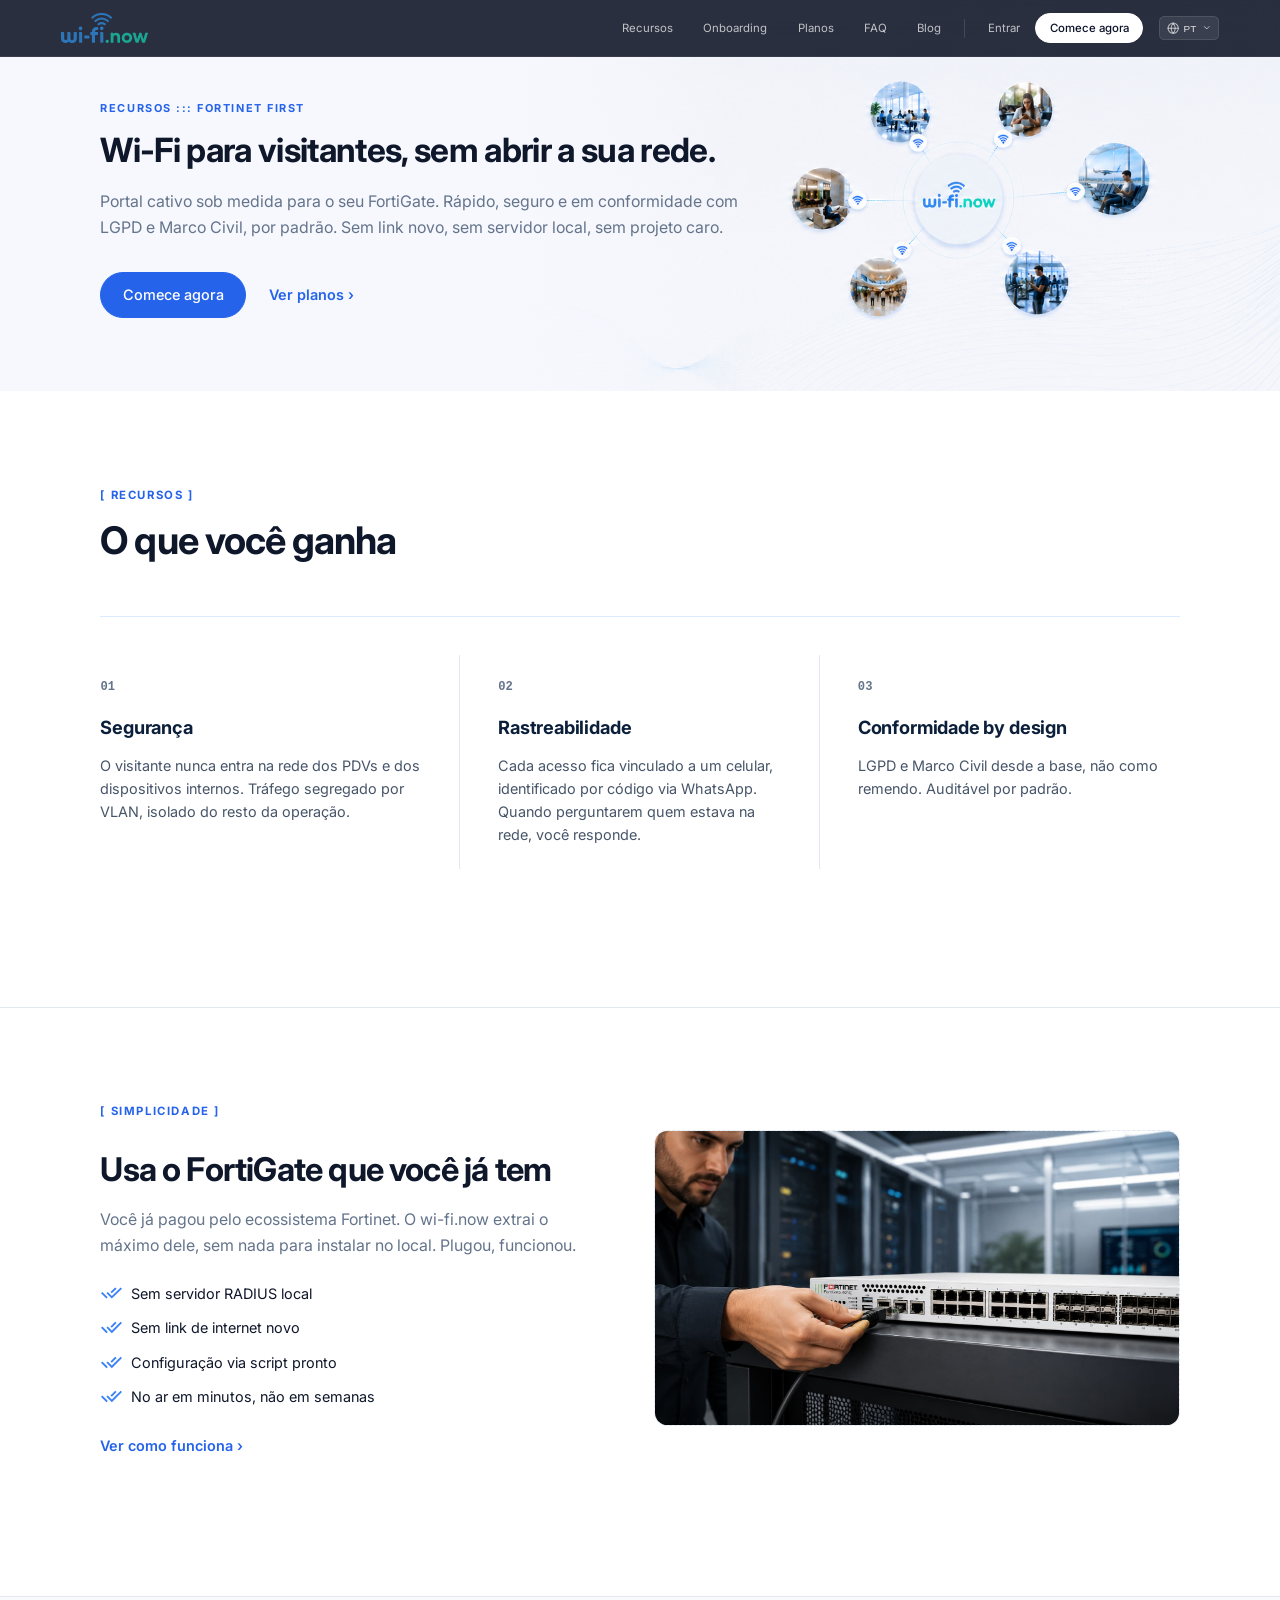
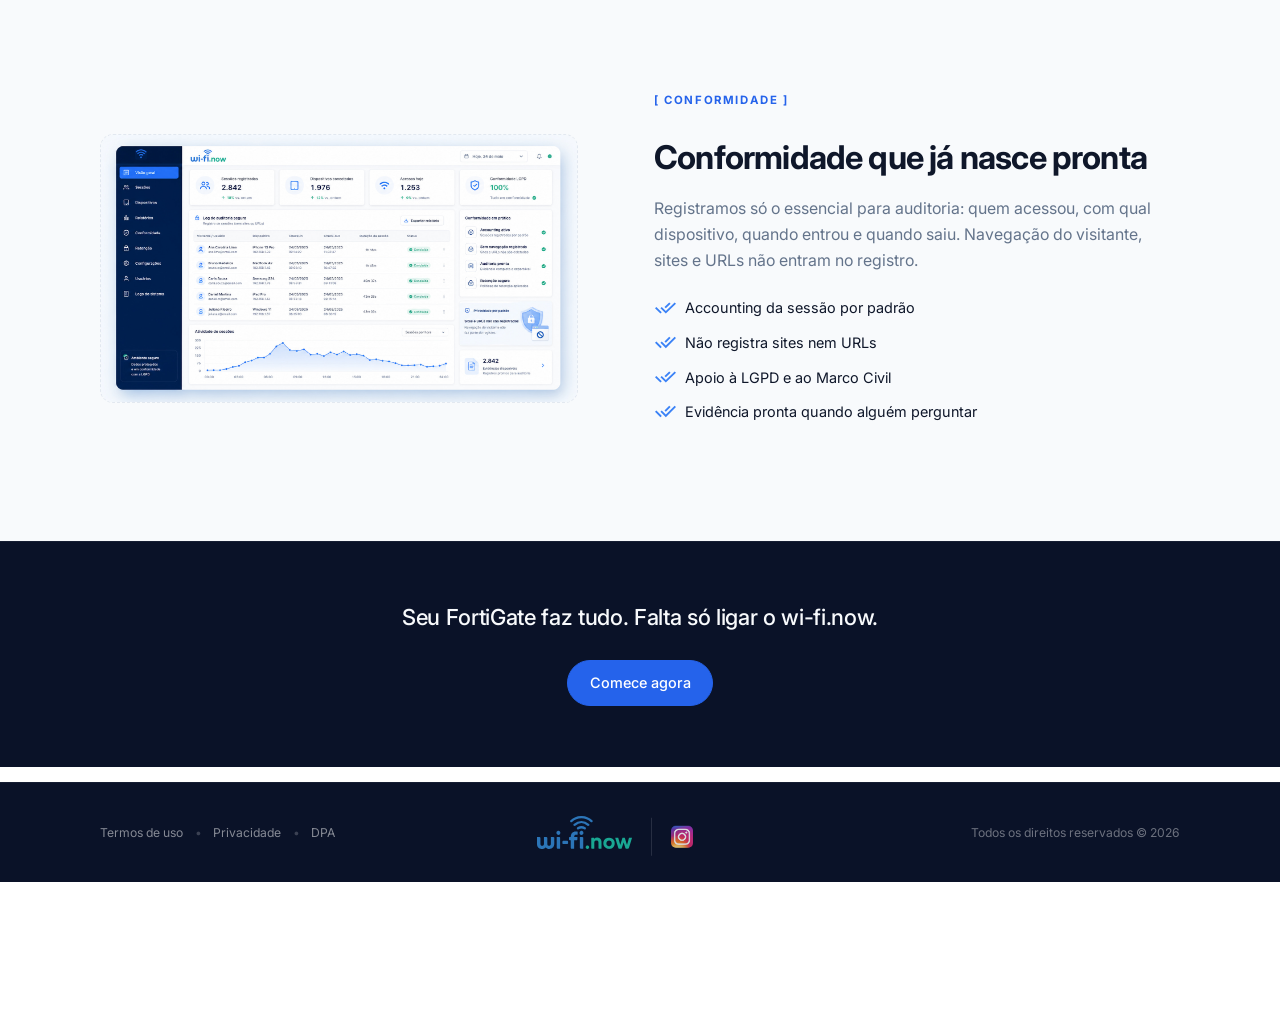
<file: recursos.html>
<!DOCTYPE html>
<html lang="pt-BR">
<head>
    <meta charset="UTF-8">
    <meta name="viewport" content="width=device-width, initial-scale=1.0">
    <title>Recursos do captive portal para FortiGate | wi-fi.now</title>
    <meta name="description" content="Visitante fora da rede interna: tráfego segregado por VLAN, acesso vinculado a um celular identificado e conformidade LGPD e Marco Civil desde a base.">
    <meta name="keywords" content="segurança wi-fi visitantes, vlan de visitantes, rastreabilidade de acesso, conformidade lgpd, marco civil, captive portal fortigate">
    <link rel="canonical" href="https://wi-fi.now/recursos.html">
    <link rel="icon" type="image/svg+xml" href="assets/logowi-finow.svg">
    <!-- Open Graph / compartilhamento em redes e WhatsApp -->
    <meta property="og:locale" content="pt_BR">
    <meta property="og:type" content="website">
    <meta property="og:site_name" content="wi-fi.now">
    <meta property="og:url" content="https://wi-fi.now/recursos.html">
    <meta property="og:title" content="Recursos do captive portal para FortiGate | wi-fi.now">
    <meta property="og:description" content="Visitante fora da rede interna: tráfego segregado por VLAN, acesso vinculado a um celular identificado e conformidade LGPD e Marco Civil desde a base.">
    <meta property="og:image" content="https://wi-fi.now/assets/heropageswifi.jpg">
    <meta name="twitter:card" content="summary_large_image">
    <meta name="twitter:title" content="Recursos do captive portal para FortiGate | wi-fi.now">
    <meta name="twitter:description" content="Visitante fora da rede interna: tráfego segregado por VLAN, acesso vinculado a um celular identificado e conformidade LGPD e Marco Civil desde a base.">
    <meta name="twitter:image" content="https://wi-fi.now/assets/heropageswifi.jpg">
    <link rel="preconnect" href="https://fonts.googleapis.com">
    <link rel="preconnect" href="https://fonts.gstatic.com" crossorigin>
    <link rel="stylesheet" href="styles.css?v=144">
    <link href="https://fonts.googleapis.com/css2?family=Inter:wght@400;500;600;700;800&display=swap" rel="stylesheet">
</head>
<body>
    <!-- Navbar -->
    <nav class="navbar">
        <div class="container nav-container">
            <a href="index.html" class="logo">
                <img src="assets/logowi-finow.svg" alt="wi-fi.now logo">
            </a>
            <div class="nav-right">
                <div class="nav-links" id="nav-links">
                    <a href="recursos.html" data-i18n="header.recursos">Recursos</a>
                    <a href="como-funciona.html" data-i18n="header.onboarding">Onboarding</a>
                    <a href="planos.html" data-i18n="header.planos">Planos</a>
                    <a href="faq.html" data-i18n="header.faq">FAQ</a>
                    <a href="blog/" data-i18n="header.blog">Blog</a>
                    <a href="#" class="nav-mobile-login" data-i18n="header.nav_mobile_login">Entrar</a>
                </div>
                <span class="nav-divider"></span>
                <div class="nav-actions">
                    <a href="#" class="login-link" data-i18n="header.entrar">Entrar</a>
                    <a href="#" class="btn btn-pill" data-i18n="header.comece_agora">Comece agora</a>
                    <div class="language-selector-wrap">
                        <svg class="language-selector-icon" xmlns="http://www.w3.org/2000/svg" width="15" height="15" viewBox="0 0 24 24" fill="none" stroke="currentColor" stroke-width="2" stroke-linecap="round" stroke-linejoin="round" aria-hidden="true"><circle cx="12" cy="12" r="10"></circle><line x1="2" y1="12" x2="22" y2="12"></line><path d="M12 2a15.3 15.3 0 0 1 4 10 15.3 15.3 0 0 1-4 10 15.3 15.3 0 0 1-4-10 15.3 15.3 0 0 1 4-10z"></path></svg>
                        <select id="language-selector" class="language-selector" aria-label="Selecionar idioma">
                            <option value="pt">PT</option>
                            <option value="es">ES</option>
                            <option value="en">EN</option>
                        </select>
                        <svg class="language-selector-caret" xmlns="http://www.w3.org/2000/svg" width="12" height="12" viewBox="0 0 24 24" fill="none" stroke="currentColor" stroke-width="2.5" stroke-linecap="round" stroke-linejoin="round" aria-hidden="true"><polyline points="6 9 12 15 18 9"></polyline></svg>
                    </div>
                </div>
                <button type="button" class="nav-toggle" aria-label="Abrir menu" aria-expanded="false" aria-controls="nav-links">
                    <span></span>
                    <span></span>
                    <span></span>
                </button>
            </div>
        </div>
    </nav>

    <!-- Hero -->
    <section class="ft-hero" style="aspect-ratio: 3.27 / 1; display: flex; align-items: center; background-image: linear-gradient(90deg, #F6F8FE 0%, #F6F8FE 40%, rgba(246,248,254,0.5) 50%, rgba(246,248,254,0) 57%), url('img/passos/herorecurso1.png'); background-size: cover; background-position: right center; background-repeat: no-repeat; border-bottom: none;">
      <div class="container ft-hero-container" style="justify-content: flex-start; max-width: 1200px; width: 100%;">
        <div class="ft-hero-text" style="margin-left: 0; max-width: 680px;">
          <span class="ft-eyebrow">Recursos ::: Fortinet first</span>
          <h1 class="ft-hero-title" data-i18n="recursos.hero_titulo" style="white-space: nowrap;">Wi-Fi para visitantes, sem abrir a <span class="text-brand-blue">sua rede</span>.</h1>
          <p class="ft-hero-sub" data-i18n="recursos.hero_descricao">Portal cativo sob medida para o seu FortiGate. Rápido, seguro e em conformidade com LGPD e Marco Civil, por padrão. <strong>Sem link novo, sem servidor local, sem projeto caro.</strong></p>
          <div class="ft-hero-actions">
            <a href="planos.html" class="btn btn-primary" data-i18n="recursos.hero_cta">Comece agora</a>
            <a href="planos.html" class="ft-link-arrow">Ver planos &rsaquo;</a>
          </div>
        </div>
      </div>
    </section>

    <!-- Pilares -->
    <section class="ln-pillars">
      <div class="container">
        <div class="ln-section-head">
          <span class="ln-eyebrow">[ RECURSOS ]</span>
          <h2 data-i18n="recursos.pillars_titulo">O que você ganha</h2>
        </div>
        <div class="ln-pillars-grid">
          <div class="ln-pillar"><span class="ln-pillar-num">01</span><h3 data-i18n="recursos.pilar_1_titulo">Segurança</h3><p data-i18n="recursos.pilar_1_desc">O visitante nunca entra na rede dos PDVs e dos dispositivos internos. Tráfego segregado por <code>VLAN</code>, isolado do resto da operação.</p></div>
          <div class="ln-pillar"><span class="ln-pillar-num">02</span><h3 data-i18n="recursos.pilar_2_titulo">Rastreabilidade</h3><p data-i18n="recursos.pilar_2_desc">Cada acesso fica vinculado a um celular, identificado por código via WhatsApp. Quando perguntarem quem estava na rede, você responde.</p></div>
          <div class="ln-pillar"><span class="ln-pillar-num">03</span><h3 data-i18n="recursos.pilar_3_titulo">Conformidade by design</h3><p data-i18n="recursos.pilar_3_desc">LGPD e Marco Civil desde a base, não como remendo. Auditável por padrão.</p></div>
        </div>
      </div>
    </section>

    <div class="container"><hr class="section-divider"></div>

    <!-- Feature: Simplicidade -->
    <section class="ln-feature">
      <div class="container ln-feature-grid">
        <div class="ln-feature-text">
          <span class="ln-eyebrow">[ SIMPLICIDADE ]</span>
          <h2 data-i18n="recursos.simplicidade_titulo">Usa o FortiGate que você já tem</h2>
          <p data-i18n="recursos.simplicidade_desc">Você já pagou pelo ecossistema Fortinet. O wi-fi.now extrai o máximo dele, sem nada para instalar no local. Plugou, funcionou.</p>
          <ul class="ln-checklist">
            <li>Sem servidor RADIUS local</li>
            <li>Sem link de internet novo</li>
            <li>Configuração via script pronto</li>
            <li>No ar em minutos, não em semanas</li>
          </ul>
          <a href="como-funciona.html" class="ln-link-arrow">Ver como funciona &rsaquo;</a>
        </div>
        <div class="ln-feature-visual">
          <img src="assets/config%20fortigate.jpg" alt="Configuração do FortiGate" class="media-ph" loading="lazy" decoding="async">
        </div>
      </div>
    </section>

    <div class="container"><hr class="section-divider"></div>

    <!-- Feature: Conformidade -->
    <section class="ln-feature ln-feature-alt ln-feature-reverse">
      <div class="container ln-feature-grid">
        <div class="ln-feature-text">
          <span class="ln-eyebrow">[ CONFORMIDADE ]</span>
          <h2 data-i18n="recursos.conformidade_titulo">Conformidade que já nasce pronta</h2>
          <p data-i18n="recursos.conformidade_desc">Registramos só o essencial para auditoria: quem acessou, com qual dispositivo, quando entrou e quando saiu. Navegação do visitante, sites e URLs não entram no registro.</p>
          <ul class="ln-checklist">
            <li>Accounting da sessão por padrão</li>
            <li>Não registra sites nem URLs</li>
            <li>Apoio à LGPD e ao Marco Civil</li>
            <li>Evidência pronta quando alguém perguntar</li>
          </ul>
        </div>
        <div class="ln-feature-visual">
          <img src="assets/Dashboard.jpg" alt="Dashboard de auditoria" class="media-ph" loading="lazy" decoding="async">
        </div>
      </div>
    </section>

    <!-- CTA final -->
    <section class="ln-cta">
      <div class="container ln-cta-container">
        <blockquote data-i18n="recursos.cta_quote">Seu FortiGate faz tudo. Falta só ligar o wi-fi.now.</blockquote>
        <div class="ln-cta-actions">
          <a href="planos.html" class="btn btn-primary" data-i18n="recursos.cta_button">Comece agora</a>
        </div>
      </div>
    </section>

    <!-- Footer -->
    <footer class="footer">
        <div class="container footer-container">
            <div class="footer-left">
                <a href="termos.html" data-i18n="footer.termos">Termos</a>
                <span class="footer-bullet">•</span>
                <a href="privacidade.html" data-i18n="footer.privacidade">Privacidade</a>
                <span class="footer-bullet">•</span>
                <a href="dpa.html">DPA</a>
            </div>
            <div class="footer-center">
                <a href="index.html" class="footer-logo">
                    <img src="assets/logowi-finow.svg" alt="wi-fi.now logo">
                </a>
                <div class="footer-social">
                    <a href="https://www.instagram.com/wifi.now_/" target="_blank" rel="noopener" aria-label="Instagram">
                        <img src="assets/insta.png" alt="Instagram" loading="lazy" decoding="async">
                    </a>
                    <a href="https://www.linkedin.com/company/wi-finow/" target="_blank" rel="noopener" aria-label="LinkedIn">
                        <img src="assets/linkedin.webp" alt="LinkedIn" class="footer-social-linkedin" loading="lazy" decoding="async">
                    </a>
                </div>
            </div>
            <div class="footer-right">
                <span class="copyright" data-i18n="footer.copyright">Todos os direitos reservados © 2026</span>
            </div>
        </div>
    </footer>

    <script>
        document.addEventListener('DOMContentLoaded', () => {
            const navbar = document.querySelector('.navbar');
            const navToggle = document.querySelector('.nav-toggle');
            if (navToggle && navbar) {
                navToggle.addEventListener('click', () => {
                    const isOpen = navbar.classList.toggle('nav-open');
                    navToggle.setAttribute('aria-expanded', isOpen ? 'true' : 'false');
                    navToggle.setAttribute('aria-label', isOpen ? 'Fechar menu' : 'Abrir menu');
                });
                navbar.querySelectorAll('.nav-links a').forEach(link => {
                    link.addEventListener('click', () => {
                        navbar.classList.remove('nav-open');
                        navToggle.setAttribute('aria-expanded', 'false');
                    });
                });
            }
        });
    </script>
    <script src="modal.js?v=5"></script>
    <script src="i18n.js"></script>
</body>
</html>
</file>
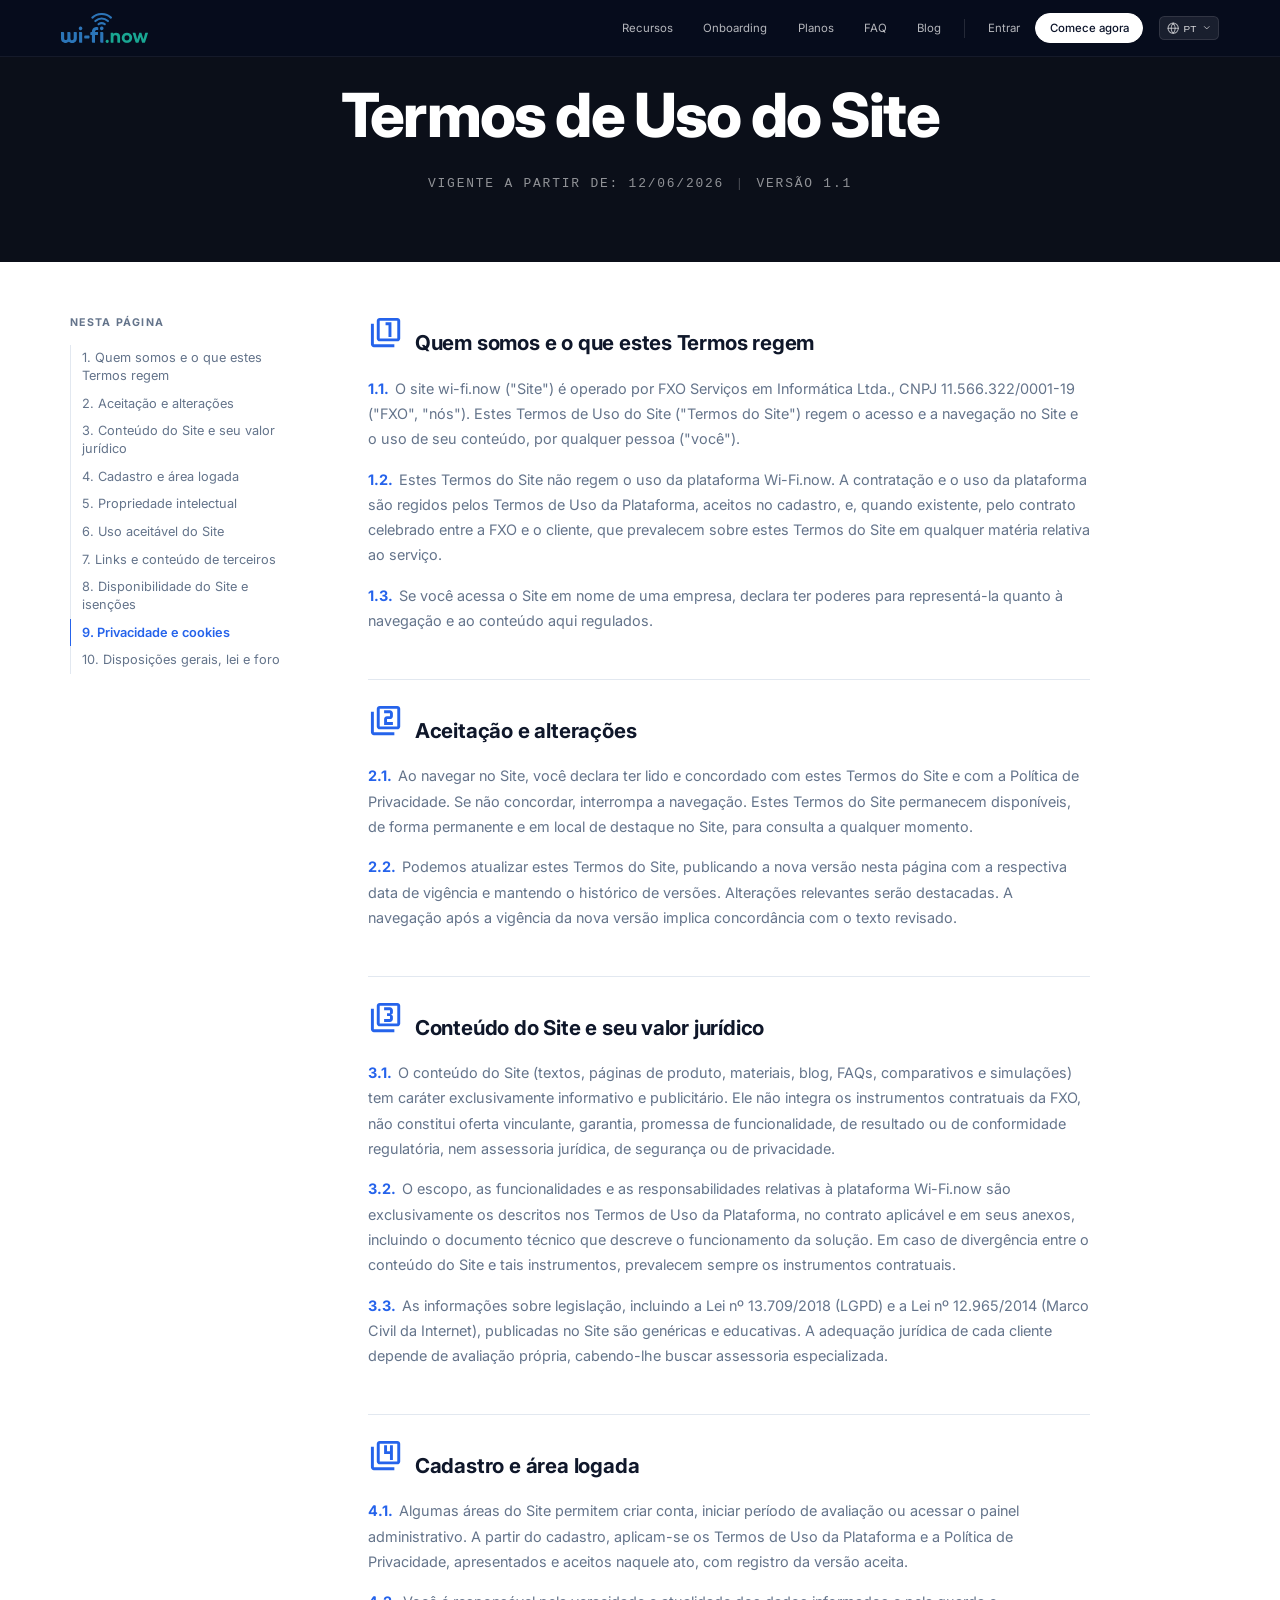
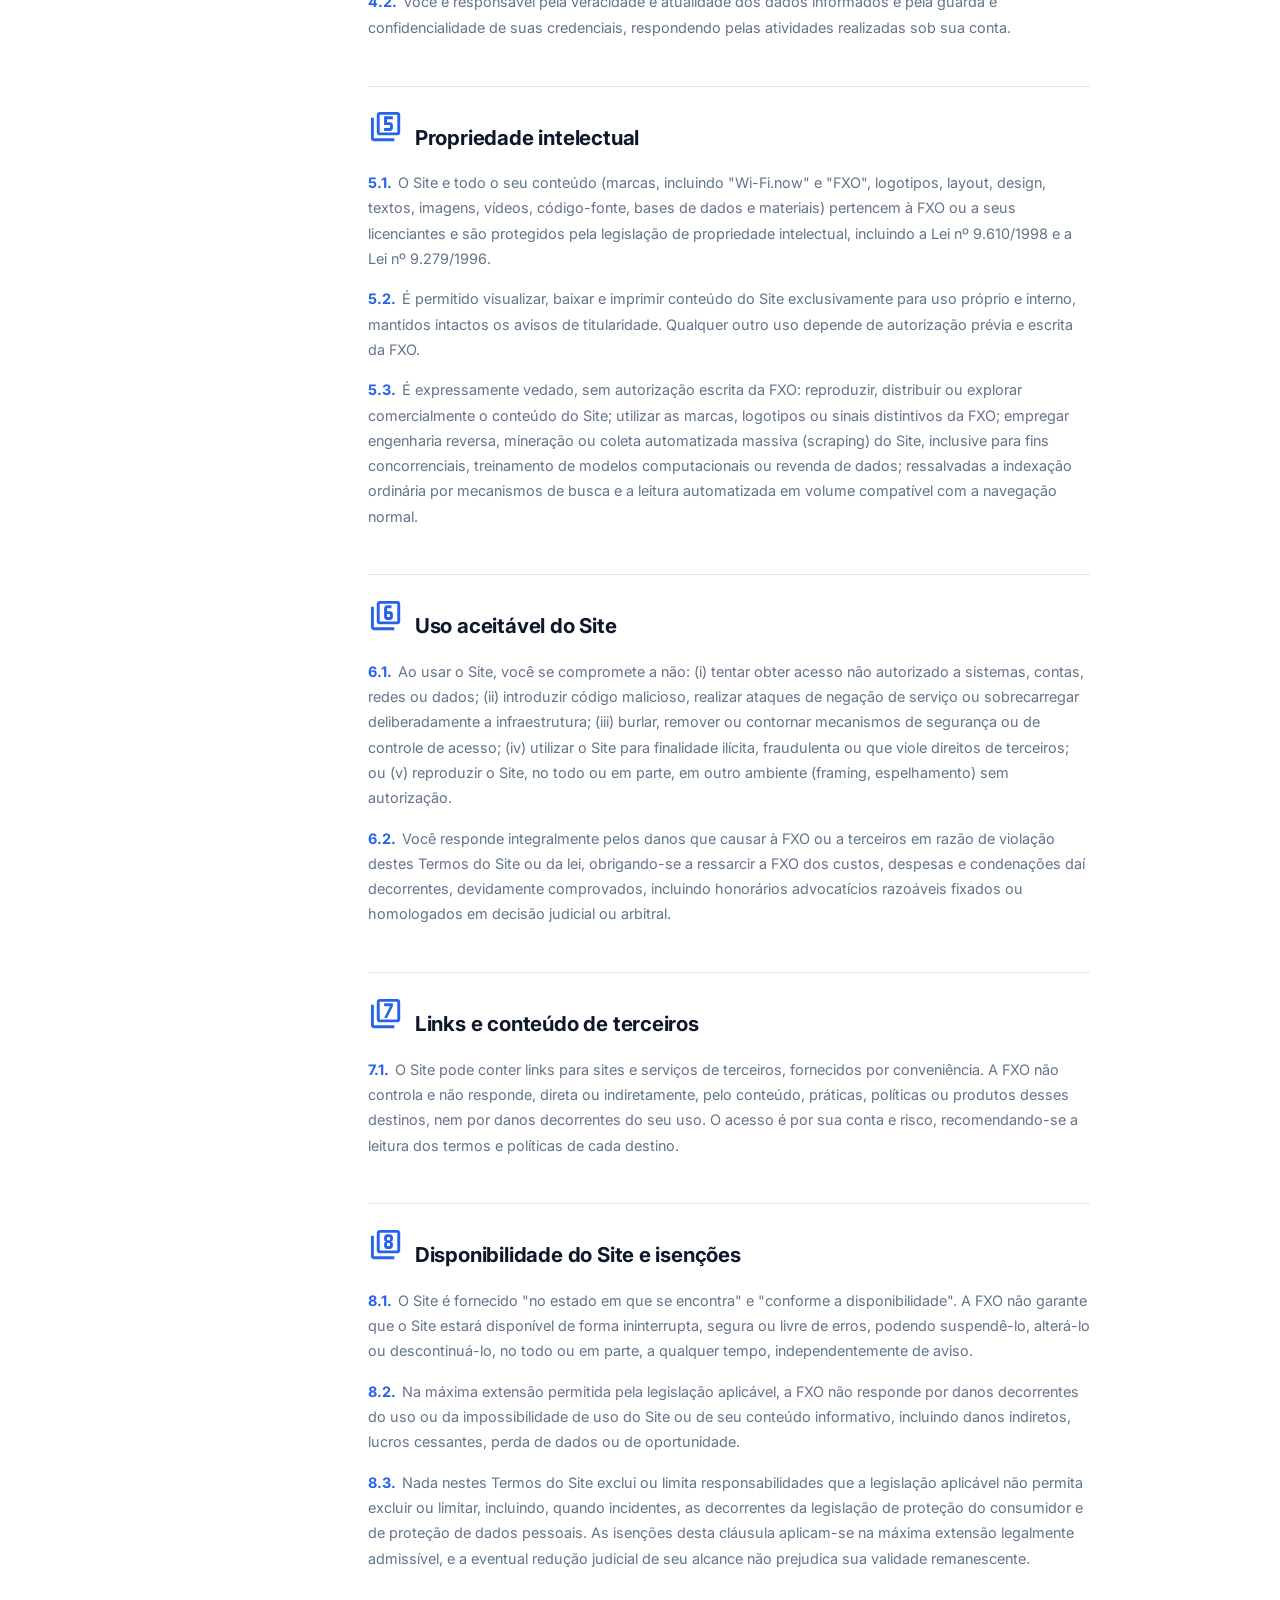
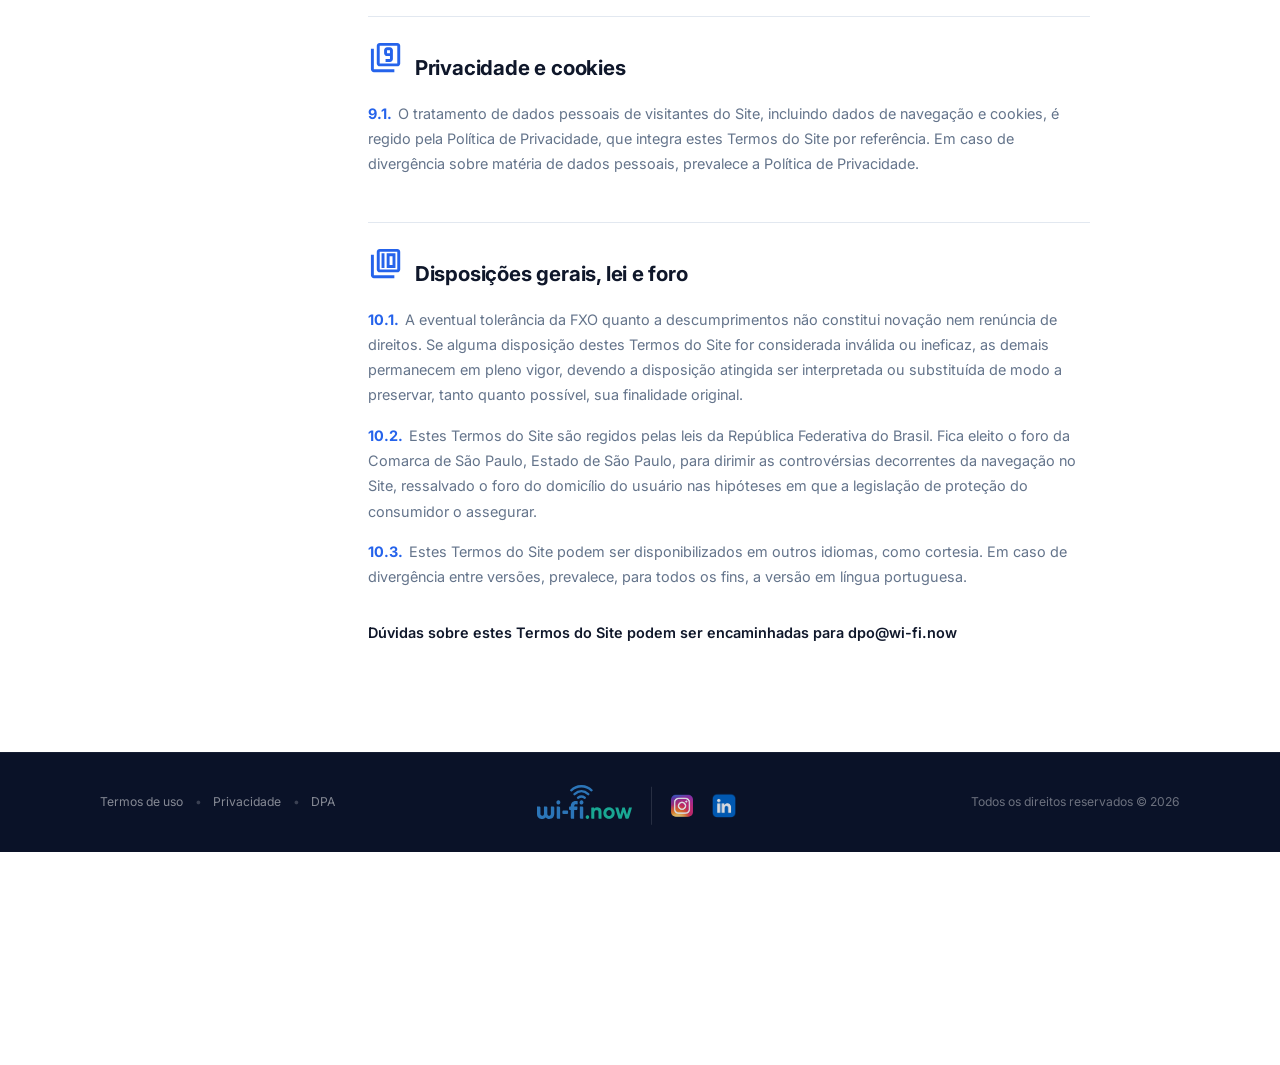
<file: termos.html>
<!DOCTYPE html>
<html lang="pt-BR">
<head>
    <meta charset="UTF-8">
    <meta name="viewport" content="width=device-width, initial-scale=1.0">
    <title>Termos de Uso do Site | wi-fi.now</title>
    <meta name="description" content="Termos de Uso do Site wi-fi.now: condições de acesso e navegação, valor jurídico do conteúdo, propriedade intelectual, uso aceitável, privacidade e disposições gerais.">
    <meta name="keywords" content="termos de uso wi-fi.now, condições de uso, termos site, navegação wi-fi.now, propriedade intelectual">
    <link rel="canonical" href="https://wi-fi.now/termos.html">
    <link rel="icon" type="image/svg+xml" href="assets/logowi-finow.svg">
    <!-- Open Graph / compartilhamento em redes e WhatsApp -->
    <meta property="og:locale" content="pt_BR">
    <meta property="og:type" content="website">
    <meta property="og:site_name" content="wi-fi.now">
    <meta property="og:url" content="https://wi-fi.now/termos.html">
    <meta property="og:title" content="Termos de Uso do Site | wi-fi.now">
    <meta property="og:description" content="Condições de acesso e navegação, valor jurídico do conteúdo, propriedade intelectual, uso aceitável, privacidade e disposições gerais do site wi-fi.now.">
    <meta property="og:image" content="https://wi-fi.now/assets/escritorio.jpg">
    <meta name="twitter:card" content="summary_large_image">
    <meta name="twitter:title" content="Termos de Uso do Site | wi-fi.now">
    <meta name="twitter:description" content="Condições de acesso e navegação, valor jurídico do conteúdo, propriedade intelectual, uso aceitável, privacidade e disposições gerais do site wi-fi.now.">
    <meta name="twitter:image" content="https://wi-fi.now/assets/escritorio.jpg">
    <link rel="preconnect" href="https://fonts.googleapis.com">
    <link rel="preconnect" href="https://fonts.gstatic.com" crossorigin>
    <link rel="stylesheet" href="styles.css?v=144">
    <link href="https://fonts.googleapis.com/css2?family=Inter:wght@400;500;600;700;800&display=swap" rel="stylesheet">
    <style>
        /* ===== Página Termos (mesmo estilo da DPA) ===== */
        .dpa-page { background: #ffffff; }

        .dpa-header {
            background: #0b0f19;
            padding: 5.5rem 0 4.5rem;
            text-align: center;
        }
        .dpa-title {
            font-size: 4rem;
            font-weight: 800;
            letter-spacing: -0.03em;
            line-height: 1.05;
            color: #ffffff;
            max-width: 880px;
            margin: 0 auto 1.75rem;
        }
        .dpa-effective {
            font-family: 'SF Mono', 'Cascadia Code', Consolas, 'Courier New', monospace;
            font-size: 0.85rem;
            font-weight: 500;
            letter-spacing: 0.14em;
            text-transform: uppercase;
            color: rgba(255, 255, 255, 0.55);
        }
        .dpa-effective .sep { margin: 0 0.75rem; color: rgba(255, 255, 255, 0.25); }

        .dpa-layout {
            display: grid;
            grid-template-columns: 250px minmax(0, 1fr);
            gap: 4rem;
            padding: 3.5rem 0 5rem;
        }

        /* Sumário lateral fixo */
        .dpa-toc {
            position: sticky;
            top: 96px;
            align-self: start;
            max-height: calc(100vh - 120px);
            overflow-y: auto;
            padding-right: 0.5rem;
        }
        .dpa-toc-label {
            font-size: 0.7rem;
            font-weight: 700;
            letter-spacing: 0.12em;
            text-transform: uppercase;
            color: var(--text-dark-muted);
            margin-bottom: 0.9rem;
        }
        .dpa-toc a {
            display: block;
            font-size: 0.84rem;
            line-height: 1.4;
            color: var(--text-dark-muted);
            text-decoration: none;
            padding: 0.32rem 0.75rem;
            border-left: 2px solid var(--border-light);
            transition: color 0.15s ease, border-color 0.15s ease;
        }
        .dpa-toc a:hover { color: var(--text-dark); }
        .dpa-toc a.is-active {
            color: var(--primary);
            border-left-color: var(--primary);
            font-weight: 600;
        }

        /* Corpo do documento */
        .dpa-doc { max-width: 760px; }
        .dpa-doc section { scroll-margin-top: 110px; }
        .dpa-doc h2 {
            display: flex;
            align-items: baseline;
            gap: 0.75rem;
            font-size: 1.35rem;
            font-weight: 700;
            letter-spacing: -0.01em;
            color: var(--text-dark);
            margin: 3rem 0 1.1rem;
            padding-top: 1.5rem;
            border-top: 1px solid var(--border-light);
        }
        .dpa-doc section:first-child h2 { margin-top: 0; border-top: none; padding-top: 0; }
        .dpa-num {
            font-size: 1.35rem;
            font-weight: 700;
            color: var(--primary);
            white-space: nowrap;
        }
        .dpa-doc h3 {
            font-size: 1.02rem;
            font-weight: 700;
            color: var(--text-dark);
            margin: 1.75rem 0 0.6rem;
        }
        .dpa-doc p {
            font-size: 0.95rem;
            line-height: 1.75;
            color: var(--text-dark-muted);
            margin-bottom: 1rem;
        }
        .dpa-doc p strong { color: var(--text-dark); }
        .dpa-doc a { color: var(--primary); }

        .dpa-clause { color: var(--primary); font-weight: 700; margin-right: 0.35rem; }

        /* Responsivo */
        @media (max-width: 1023px) {
            /* respiro lateral de 24px no corpo (o .dpa-layout zerava o padding
               do .container, deixando o texto colado na borda no mobile) */
            .dpa-layout { grid-template-columns: 1fr; gap: 2rem; padding: 2rem 24px 4rem; }
            .dpa-toc {
                position: static;
                max-height: none;
                border: 1px solid var(--border-light);
                border-radius: 12px;
                padding: 1.25rem;
                background: var(--bg-light-soft);
            }
            .dpa-title { font-size: 2.2rem; }
            /* folga maior no topo: a navbar é fixa e cobre o início do header */
            .dpa-header { padding: 5rem 0 2.5rem; }
            /* título do header alinhado ao corpo, mesmo respiro lateral (24px) */
            .dpa-header .container { padding-left: 24px; padding-right: 24px; }
            .dpa-effective {
                font-size: 0.78rem;
                letter-spacing: 0.08em;
                line-height: 1.7;
                color: rgba(255, 255, 255, 0.72);
            }
            .dpa-effective .sep { margin: 0 0.5rem; }

            /* leitura confortável no mobile: fonte maior, entrelinha folgada
               e mais respiro antes dos títulos de seção */
            .dpa-doc { max-width: 100%; }
            .dpa-doc p,
            .dpa-doc ul li {
                font-size: 1.05rem;
                line-height: 1.8;
            }
            .dpa-doc p { margin-bottom: 1.35rem; }
            .dpa-doc h2 {
                font-size: 1.3rem;
                gap: 0.6rem;
                margin: 2.75rem 0 1.35rem;
                padding-top: 1.85rem;
            }
            .dpa-doc section:first-child h2 { margin-top: 0; padding-top: 0; }
            .dpa-doc h3 { font-size: 1.08rem; margin: 1.9rem 0 0.65rem; }
            .dpa-clause { margin-right: 0.45rem; }
        }

        @media (max-width: 480px) {
            .dpa-header { padding: 4.5rem 0 2.25rem; }
            .dpa-title { font-size: 1.85rem; }
            .dpa-doc h2 { font-size: 1.2rem; }
            .dpa-effective .sep {
                display: block;
                height: 0;
                margin: 0.15rem 0;
                overflow: hidden;
                color: transparent;
            }
        }

        @media print {
            .navbar, .dpa-toc, .footer { display: none !important; }
            .dpa-layout { grid-template-columns: 1fr; padding: 0; }
        }
    </style>
</head>
<body class="dpa-page">
    <!-- Navbar -->
    <nav class="navbar">
        <div class="container nav-container">
            <a href="index.html" class="logo">
                <img src="assets/logowi-finow.svg" alt="wi-fi.now logo">
            </a>
            <div class="nav-right">
                <div class="nav-links" id="nav-links">
                    <a href="recursos.html" data-i18n="header.recursos">Recursos</a>
                    <a href="como-funciona.html" data-i18n="header.onboarding">Onboarding</a>
                    <a href="planos.html" data-i18n="header.planos">Planos</a>
                    <a href="faq.html" data-i18n="header.faq">FAQ</a>
                    <a href="blog/" data-i18n="header.blog">Blog</a>
                    <a href="#" class="nav-mobile-login" data-i18n="header.nav_mobile_login">Entrar</a>
                </div>
                <span class="nav-divider"></span>
                <div class="nav-actions">
                    <a href="#" class="login-link" data-i18n="header.entrar">Entrar</a>
                    <a href="#" class="btn btn-pill" data-i18n="header.comece_agora">Comece agora</a>
                    <div class="language-selector-wrap">
                        <svg class="language-selector-icon" xmlns="http://www.w3.org/2000/svg" width="15" height="15" viewBox="0 0 24 24" fill="none" stroke="currentColor" stroke-width="2" stroke-linecap="round" stroke-linejoin="round" aria-hidden="true"><circle cx="12" cy="12" r="10"></circle><line x1="2" y1="12" x2="22" y2="12"></line><path d="M12 2a15.3 15.3 0 0 1 4 10 15.3 15.3 0 0 1-4 10 15.3 15.3 0 0 1-4-10 15.3 15.3 0 0 1 4-10z"></path></svg>
                        <select id="language-selector" class="language-selector" aria-label="Selecionar idioma">
                            <option value="pt">PT</option>
                            <option value="es">ES</option>
                            <option value="en">EN</option>
                        </select>
                        <svg class="language-selector-caret" xmlns="http://www.w3.org/2000/svg" width="12" height="12" viewBox="0 0 24 24" fill="none" stroke="currentColor" stroke-width="2.5" stroke-linecap="round" stroke-linejoin="round" aria-hidden="true"><polyline points="6 9 12 15 18 9"></polyline></svg>
                    </div>
                </div>
                <button type="button" class="nav-toggle" aria-label="Abrir menu" aria-expanded="false" aria-controls="nav-links">
                    <span></span>
                    <span></span>
                    <span></span>
                </button>
            </div>
        </div>
    </nav>

    <!-- Cabeçalho do documento -->
    <header class="dpa-header">
        <div class="container">
            <h1 class="dpa-title" data-i18n="termos.titulo">Termos de Uso do Site</h1>
            <p class="dpa-effective">Vigente a partir de: 12/06/2026<span class="sep">|</span>Versão 1.1</p>
        </div>
    </header>

    <div class="container dpa-layout">
        <!-- Sumário -->
        <aside class="dpa-toc" aria-label="Sumário do documento">
            <div class="dpa-toc-label" data-i18n="termos.toc_label">Nesta página</div>
            <a href="#s1" data-i18n="termos.toc_s1">1. Quem somos e o que estes Termos regem</a>
            <a href="#s2" data-i18n="termos.toc_s2">2. Aceitação e alterações</a>
            <a href="#s3" data-i18n="termos.toc_s3">3. Conteúdo do Site e seu valor jurídico</a>
            <a href="#s4" data-i18n="termos.toc_s4">4. Cadastro e área logada</a>
            <a href="#s5" data-i18n="termos.toc_s5">5. Propriedade intelectual</a>
            <a href="#s6" data-i18n="termos.toc_s6">6. Uso aceitável do Site</a>
            <a href="#s7" data-i18n="termos.toc_s7">7. Links e conteúdo de terceiros</a>
            <a href="#s8" data-i18n="termos.toc_s8">8. Disponibilidade do Site e isenções</a>
            <a href="#s9" data-i18n="termos.toc_s9">9. Privacidade e cookies</a>
            <a href="#s10" data-i18n="termos.toc_s10">10. Disposições gerais, lei e foro</a>
        </aside>

        <!-- Documento -->
        <main class="dpa-doc">
            <section id="s1">
                <h2><svg class="dpa-num" aria-hidden="true" xmlns="http://www.w3.org/2000/svg" height="37px" viewBox="0 -960 960 960" width="37px" fill="currentColor"><path d="M560-360h80v-400H480v80h80v320ZM320-240q-33 0-56.5-23.5T240-320v-480q0-33 23.5-56.5T320-880h480q33 0 56.5 23.5T880-800v480q0 33-23.5 56.5T800-240H320Zm0-80h480v-480H320v480ZM160-80q-33 0-56.5-23.5T80-160v-560h80v560h560v80H160Zm160-720v480-480Z"/></svg><span data-i18n="termos.s1_h2">Quem somos e o que estes Termos regem</span></h2>
                <p><span class="dpa-clause">1.1.</span><span data-i18n="termos.s1_p1">O site wi-fi.now ("Site") é operado por FXO Serviços em Informática Ltda., CNPJ 11.566.322/0001-19 ("FXO", "nós"). Estes Termos de Uso do Site ("Termos do Site") regem o acesso e a navegação no Site e o uso de seu conteúdo, por qualquer pessoa ("você").</span></p>
                <p><span class="dpa-clause">1.2.</span><span data-i18n="termos.s1_p2">Estes Termos do Site não regem o uso da plataforma Wi-Fi.now. A contratação e o uso da plataforma são regidos pelos Termos de Uso da Plataforma, aceitos no cadastro, e, quando existente, pelo contrato celebrado entre a FXO e o cliente, que prevalecem sobre estes Termos do Site em qualquer matéria relativa ao serviço.</span></p>
                <p><span class="dpa-clause">1.3.</span><span data-i18n="termos.s1_p3">Se você acessa o Site em nome de uma empresa, declara ter poderes para representá-la quanto à navegação e ao conteúdo aqui regulados.</span></p>
            </section>

            <section id="s2">
                <h2><svg class="dpa-num" aria-hidden="true" xmlns="http://www.w3.org/2000/svg" height="37px" viewBox="0 -960 960 960" width="37px" fill="currentColor"><path d="M440-360h240v-80H520v-80h80q33 0 56.5-23.5T680-600v-80q0-33-23.5-56.5T600-760H440v80h160v80h-80q-33 0-56.5 23.5T440-520v160ZM320-240q-33 0-56.5-23.5T240-320v-480q0-33 23.5-56.5T320-880h480q33 0 56.5 23.5T880-800v480q0 33-23.5 56.5T800-240H320Zm0-80h480v-480H320v480ZM160-80q-33 0-56.5-23.5T80-160v-560h80v560h560v80H160Zm160-720v480-480Z"/></svg><span data-i18n="termos.s2_h2">Aceitação e alterações</span></h2>
                <p><span class="dpa-clause">2.1.</span><span data-i18n="termos.s2_p1">Ao navegar no Site, você declara ter lido e concordado com estes Termos do Site e com a Política de Privacidade. Se não concordar, interrompa a navegação. Estes Termos do Site permanecem disponíveis, de forma permanente e em local de destaque no Site, para consulta a qualquer momento.</span></p>
                <p><span class="dpa-clause">2.2.</span><span data-i18n="termos.s2_p2">Podemos atualizar estes Termos do Site, publicando a nova versão nesta página com a respectiva data de vigência e mantendo o histórico de versões. Alterações relevantes serão destacadas. A navegação após a vigência da nova versão implica concordância com o texto revisado.</span></p>
            </section>

            <section id="s3">
                <h2><svg class="dpa-num" aria-hidden="true" xmlns="http://www.w3.org/2000/svg" height="37px" viewBox="0 -960 960 960" width="37px" fill="currentColor"><path d="M440-360h160q33 0 56.5-23.5T680-440v-60q0-26-17-43t-43-17q26 0 43-17t17-43v-60q0-33-23.5-56.5T600-760H440v80h160v80h-80v80h80v80H440v80ZM320-240q-33 0-56.5-23.5T240-320v-480q0-33 23.5-56.5T320-880h480q33 0 56.5 23.5T880-800v480q0 33-23.5 56.5T800-240H320Zm0-80h480v-480H320v480ZM160-80q-33 0-56.5-23.5T80-160v-560h80v560h560v80H160Zm160-720v480-480Z"/></svg><span data-i18n="termos.s3_h2">Conteúdo do Site e seu valor jurídico</span></h2>
                <p><span class="dpa-clause">3.1.</span><span data-i18n="termos.s3_p1">O conteúdo do Site (textos, páginas de produto, materiais, blog, FAQs, comparativos e simulações) tem caráter exclusivamente informativo e publicitário. Ele não integra os instrumentos contratuais da FXO, não constitui oferta vinculante, garantia, promessa de funcionalidade, de resultado ou de conformidade regulatória, nem assessoria jurídica, de segurança ou de privacidade.</span></p>
                <p><span class="dpa-clause">3.2.</span><span data-i18n="termos.s3_p2">O escopo, as funcionalidades e as responsabilidades relativas à plataforma Wi-Fi.now são exclusivamente os descritos nos Termos de Uso da Plataforma, no contrato aplicável e em seus anexos, incluindo o documento técnico que descreve o funcionamento da solução. Em caso de divergência entre o conteúdo do Site e tais instrumentos, prevalecem sempre os instrumentos contratuais.</span></p>
                <p><span class="dpa-clause">3.3.</span><span data-i18n="termos.s3_p3">As informações sobre legislação, incluindo a Lei nº 13.709/2018 (LGPD) e a Lei nº 12.965/2014 (Marco Civil da Internet), publicadas no Site são genéricas e educativas. A adequação jurídica de cada cliente depende de avaliação própria, cabendo-lhe buscar assessoria especializada.</span></p>
            </section>

            <section id="s4">
                <h2><svg class="dpa-num" aria-hidden="true" xmlns="http://www.w3.org/2000/svg" height="37px" viewBox="0 -960 960 960" width="37px" fill="currentColor"><path d="M600-360h80v-400h-80v160h-80v-160h-80v240h160v160ZM320-240q-33 0-56.5-23.5T240-320v-480q0-33 23.5-56.5T320-880h480q33 0 56.5 23.5T880-800v480q0 33-23.5 56.5T800-240H320Zm0-80h480v-480H320v480ZM160-80q-33 0-56.5-23.5T80-160v-560h80v560h560v80H160Zm160-720v480-480Z"/></svg><span data-i18n="termos.s4_h2">Cadastro e área logada</span></h2>
                <p><span class="dpa-clause">4.1.</span><span data-i18n="termos.s4_p1">Algumas áreas do Site permitem criar conta, iniciar período de avaliação ou acessar o painel administrativo. A partir do cadastro, aplicam-se os Termos de Uso da Plataforma e a Política de Privacidade, apresentados e aceitos naquele ato, com registro da versão aceita.</span></p>
                <p><span class="dpa-clause">4.2.</span><span data-i18n="termos.s4_p2">Você é responsável pela veracidade e atualidade dos dados informados e pela guarda e confidencialidade de suas credenciais, respondendo pelas atividades realizadas sob sua conta.</span></p>
            </section>

            <section id="s5">
                <h2><svg class="dpa-num" aria-hidden="true" xmlns="http://www.w3.org/2000/svg" height="37px" viewBox="0 -960 960 960" width="37px" fill="currentColor"><path d="M440-360h160q33 0 56.5-23.5T680-440v-80q0-33-23.5-56.5T600-600h-80v-80h160v-80H440v240h160v80H440v80ZM320-240q-33 0-56.5-23.5T240-320v-480q0-33 23.5-56.5T320-880h480q33 0 56.5 23.5T880-800v480q0 33-23.5 56.5T800-240H320Zm0-80h480v-480H320v480ZM160-80q-33 0-56.5-23.5T80-160v-560h80v560h560v80H160Zm160-720v480-480Z"/></svg><span data-i18n="termos.s5_h2">Propriedade intelectual</span></h2>
                <p><span class="dpa-clause">5.1.</span><span data-i18n="termos.s5_p1">O Site e todo o seu conteúdo (marcas, incluindo "Wi-Fi.now" e "FXO", logotipos, layout, design, textos, imagens, vídeos, código-fonte, bases de dados e materiais) pertencem à FXO ou a seus licenciantes e são protegidos pela legislação de propriedade intelectual, incluindo a Lei nº 9.610/1998 e a Lei nº 9.279/1996.</span></p>
                <p><span class="dpa-clause">5.2.</span><span data-i18n="termos.s5_p2">É permitido visualizar, baixar e imprimir conteúdo do Site exclusivamente para uso próprio e interno, mantidos intactos os avisos de titularidade. Qualquer outro uso depende de autorização prévia e escrita da FXO.</span></p>
                <p><span class="dpa-clause">5.3.</span><span data-i18n="termos.s5_p3">É expressamente vedado, sem autorização escrita da FXO: reproduzir, distribuir ou explorar comercialmente o conteúdo do Site; utilizar as marcas, logotipos ou sinais distintivos da FXO; empregar engenharia reversa, mineração ou coleta automatizada massiva (scraping) do Site, inclusive para fins concorrenciais, treinamento de modelos computacionais ou revenda de dados; ressalvadas a indexação ordinária por mecanismos de busca e a leitura automatizada em volume compatível com a navegação normal.</span></p>
            </section>

            <section id="s6">
                <h2><svg class="dpa-num" aria-hidden="true" xmlns="http://www.w3.org/2000/svg" height="37px" viewBox="0 -960 960 960" width="37px" fill="currentColor"><path d="M520-360h80q33 0 56.5-23.5T680-440v-80q0-33-23.5-56.5T600-600h-80v-80h120v-80H520q-33 0-56.5 23.5T440-680v240q0 33 23.5 56.5T520-360Zm0-160h80v80h-80v-80ZM320-240q-33 0-56.5-23.5T240-320v-480q0-33 23.5-56.5T320-880h480q33 0 56.5 23.5T880-800v480q0 33-23.5 56.5T800-240H320Zm0-80h480v-480H320v480ZM160-80q-33 0-56.5-23.5T80-160v-560h80v560h560v80H160Zm160-720v480-480Z"/></svg><span data-i18n="termos.s6_h2">Uso aceitável do Site</span></h2>
                <p><span class="dpa-clause">6.1.</span><span data-i18n="termos.s6_p1">Ao usar o Site, você se compromete a não: (i) tentar obter acesso não autorizado a sistemas, contas, redes ou dados; (ii) introduzir código malicioso, realizar ataques de negação de serviço ou sobrecarregar deliberadamente a infraestrutura; (iii) burlar, remover ou contornar mecanismos de segurança ou de controle de acesso; (iv) utilizar o Site para finalidade ilícita, fraudulenta ou que viole direitos de terceiros; ou (v) reproduzir o Site, no todo ou em parte, em outro ambiente (framing, espelhamento) sem autorização.</span></p>
                <p><span class="dpa-clause">6.2.</span><span data-i18n="termos.s6_p2">Você responde integralmente pelos danos que causar à FXO ou a terceiros em razão de violação destes Termos do Site ou da lei, obrigando-se a ressarcir a FXO dos custos, despesas e condenações daí decorrentes, devidamente comprovados, incluindo honorários advocatícios razoáveis fixados ou homologados em decisão judicial ou arbitral.</span></p>
            </section>

            <section id="s7">
                <h2><svg class="dpa-num" aria-hidden="true" xmlns="http://www.w3.org/2000/svg" height="37px" viewBox="0 -960 960 960" width="37px" fill="currentColor"><path d="M440-360h80l160-320v-80H440v80h160L440-360ZM320-240q-33 0-56.5-23.5T240-320v-480q0-33 23.5-56.5T320-880h480q33 0 56.5 23.5T880-800v480q0 33-23.5 56.5T800-240H320Zm0-80h480v-480H320v480ZM160-80q-33 0-56.5-23.5T80-160v-560h80v560h560v80H160Zm160-720v480-480Z"/></svg><span data-i18n="termos.s7_h2">Links e conteúdo de terceiros</span></h2>
                <p><span class="dpa-clause">7.1.</span><span data-i18n="termos.s7_p1">O Site pode conter links para sites e serviços de terceiros, fornecidos por conveniência. A FXO não controla e não responde, direta ou indiretamente, pelo conteúdo, práticas, políticas ou produtos desses destinos, nem por danos decorrentes do seu uso. O acesso é por sua conta e risco, recomendando-se a leitura dos termos e políticas de cada destino.</span></p>
            </section>

            <section id="s8">
                <h2><svg class="dpa-num" aria-hidden="true" xmlns="http://www.w3.org/2000/svg" height="37px" viewBox="0 -960 960 960" width="37px" fill="currentColor"><path d="M520-360h80q33 0 56.5-23.5T680-440v-60q0-26-17-43t-43-17q26 0 43-17t17-43v-60q0-33-23.5-56.5T600-760h-80q-33 0-56.5 23.5T440-680v60q0 26 17 43t43 17q-26 0-43 17t-17 43v60q0 33 23.5 56.5T520-360Zm0-320h80v80h-80v-80Zm0 240v-80h80v80h-80ZM320-240q-33 0-56.5-23.5T240-320v-480q0-33 23.5-56.5T320-880h480q33 0 56.5 23.5T880-800v480q0 33-23.5 56.5T800-240H320Zm0-80h480v-480H320v480ZM160-80q-33 0-56.5-23.5T80-160v-560h80v560h560v80H160Zm160-720v480-480Z"/></svg><span data-i18n="termos.s8_h2">Disponibilidade do Site e isenções</span></h2>
                <p><span class="dpa-clause">8.1.</span><span data-i18n="termos.s8_p1">O Site é fornecido "no estado em que se encontra" e "conforme a disponibilidade". A FXO não garante que o Site estará disponível de forma ininterrupta, segura ou livre de erros, podendo suspendê-lo, alterá-lo ou descontinuá-lo, no todo ou em parte, a qualquer tempo, independentemente de aviso.</span></p>
                <p><span class="dpa-clause">8.2.</span><span data-i18n="termos.s8_p2">Na máxima extensão permitida pela legislação aplicável, a FXO não responde por danos decorrentes do uso ou da impossibilidade de uso do Site ou de seu conteúdo informativo, incluindo danos indiretos, lucros cessantes, perda de dados ou de oportunidade.</span></p>
                <p><span class="dpa-clause">8.3.</span><span data-i18n="termos.s8_p3">Nada nestes Termos do Site exclui ou limita responsabilidades que a legislação aplicável não permita excluir ou limitar, incluindo, quando incidentes, as decorrentes da legislação de proteção do consumidor e de proteção de dados pessoais. As isenções desta cláusula aplicam-se na máxima extensão legalmente admissível, e a eventual redução judicial de seu alcance não prejudica sua validade remanescente.</span></p>
            </section>

            <section id="s9">
                <h2><svg class="dpa-num" aria-hidden="true" xmlns="http://www.w3.org/2000/svg" height="37px" viewBox="0 -960 960 960" width="37px" fill="currentColor"><path d="M480-360h120q33 0 56.5-23.5T680-440v-240q0-33-23.5-56.5T600-760h-80q-33 0-56.5 23.5T440-680v80q0 33 23.5 56.5T520-520h80v80H480v80Zm120-240h-80v-80h80v80ZM320-240q-33 0-56.5-23.5T240-320v-480q0-33 23.5-56.5T320-880h480q33 0 56.5 23.5T880-800v480q0 33-23.5 56.5T800-240H320Zm0-80h480v-480H320v480ZM160-80q-33 0-56.5-23.5T80-160v-560h80v560h560v80H160Zm160-720v480-480Z"/></svg><span data-i18n="termos.s9_h2">Privacidade e cookies</span></h2>
                <p><span class="dpa-clause">9.1.</span><span data-i18n="termos.s9_p1">O tratamento de dados pessoais de visitantes do Site, incluindo dados de navegação e cookies, é regido pela Política de Privacidade, que integra estes Termos do Site por referência. Em caso de divergência sobre matéria de dados pessoais, prevalece a Política de Privacidade.</span></p>
            </section>

            <section id="s10">
                <h2><svg class="dpa-num" aria-hidden="true" xmlns="http://www.w3.org/2000/svg" height="37px" viewBox="0 -960 960 960" width="37px" fill="currentColor"><path d="M370-360h80v-400h-80v400ZM510-680v-80h240v80H510ZM510-360v-80h240v80H510ZM510-440h80v-240h-80v240ZM670-440h80v-240h-80v240ZM320-240q-33 0-56.5-23.5T240-320v-480q0-33 23.5-56.5T320-880h480q33 0 56.5 23.5T880-800v480q0 33-23.5 56.5T800-240H320Zm0-80h480v-480H320v480ZM160-80q-33 0-56.5-23.5T80-160v-560h80v560h560v80H160Zm160-720v480-480Z"/></svg><span data-i18n="termos.s10_h2">Disposições gerais, lei e foro</span></h2>
                <p><span class="dpa-clause">10.1.</span><span data-i18n="termos.s10_p1">A eventual tolerância da FXO quanto a descumprimentos não constitui novação nem renúncia de direitos. Se alguma disposição destes Termos do Site for considerada inválida ou ineficaz, as demais permanecem em pleno vigor, devendo a disposição atingida ser interpretada ou substituída de modo a preservar, tanto quanto possível, sua finalidade original.</span></p>
                <p><span class="dpa-clause">10.2.</span><span data-i18n="termos.s10_p2">Estes Termos do Site são regidos pelas leis da República Federativa do Brasil. Fica eleito o foro da Comarca de São Paulo, Estado de São Paulo, para dirimir as controvérsias decorrentes da navegação no Site, ressalvado o foro do domicílio do usuário nas hipóteses em que a legislação de proteção do consumidor o assegurar.</span></p>
                <p><span class="dpa-clause">10.3.</span><span data-i18n="termos.s10_p3">Estes Termos do Site podem ser disponibilizados em outros idiomas, como cortesia. Em caso de divergência entre versões, prevalece, para todos os fins, a versão em língua portuguesa.</span></p>
                <p style="margin-top: 2rem; font-weight: 600; color: var(--text-dark);" data-i18n="termos.s10_contact">Dúvidas sobre estes Termos do Site podem ser encaminhadas para dpo@wi-fi.now</p>
            </section>
        </main>
    </div>

    <!-- Footer -->
    <footer class="footer">
        <div class="container footer-container">
            <div class="footer-left">
                <a href="termos.html" data-i18n="footer.termos">Termos</a>
                <span class="footer-bullet">•</span>
                <a href="privacidade.html" data-i18n="footer.privacidade">Privacidade</a>
                <span class="footer-bullet">•</span>
                <a href="dpa.html">DPA</a>
            </div>
            <div class="footer-center">
                <a href="index.html" class="footer-logo">
                    <img src="assets/logowi-finow.svg" alt="wi-fi.now logo">
                </a>
                <div class="footer-social">
                    <a href="https://www.instagram.com/wifi.now_/" target="_blank" rel="noopener" aria-label="Instagram">
                        <img src="assets/insta.png" alt="Instagram" loading="lazy" decoding="async">
                    </a>
                    <a href="https://www.linkedin.com/company/wi-finow/" target="_blank" rel="noopener" aria-label="LinkedIn">
                        <img src="assets/linkedin.webp" alt="LinkedIn" class="footer-social-linkedin" loading="lazy" decoding="async">
                    </a>
                </div>
            </div>
            <div class="footer-right">
                <span class="copyright" data-i18n="footer.copyright">Todos os direitos reservados © 2026</span>
            </div>
        </div>
    </footer>

    <script>
        document.addEventListener('DOMContentLoaded', () => {
            const navbar = document.querySelector('.navbar');
            const navToggle = document.querySelector('.nav-toggle');
            if (navToggle && navbar) {
                navToggle.addEventListener('click', () => {
                    const isOpen = navbar.classList.toggle('nav-open');
                    navToggle.setAttribute('aria-expanded', isOpen ? 'true' : 'false');
                    navToggle.setAttribute('aria-label', isOpen ? 'Fechar menu' : 'Abrir menu');
                });
                navbar.querySelectorAll('.nav-links a').forEach(link => {
                    link.addEventListener('click', () => {
                        navbar.classList.remove('nav-open');
                        navToggle.setAttribute('aria-expanded', 'false');
                    });
                });
            }

            // Sumário: destaca a seção visível durante a rolagem
            const tocLinks = Array.from(document.querySelectorAll('.dpa-toc a'));
            const sections = tocLinks
                .map(link => document.querySelector(link.getAttribute('href')))
                .filter(Boolean);
            const byId = {};
            tocLinks.forEach(link => { byId[link.getAttribute('href').slice(1)] = link; });
            const observer = new IntersectionObserver((entries) => {
                entries.forEach(entry => {
                    if (entry.isIntersecting) {
                        tocLinks.forEach(l => l.classList.remove('is-active'));
                        const link = byId[entry.target.id];
                        if (link) link.classList.add('is-active');
                    }
                });
            }, { rootMargin: '-20% 0px -70% 0px' });
            sections.forEach(s => observer.observe(s));
        });
    </script>
    <script src="modal.js?v=5"></script>
    <script src="i18n.js"></script>
</body>
</html>
</file>
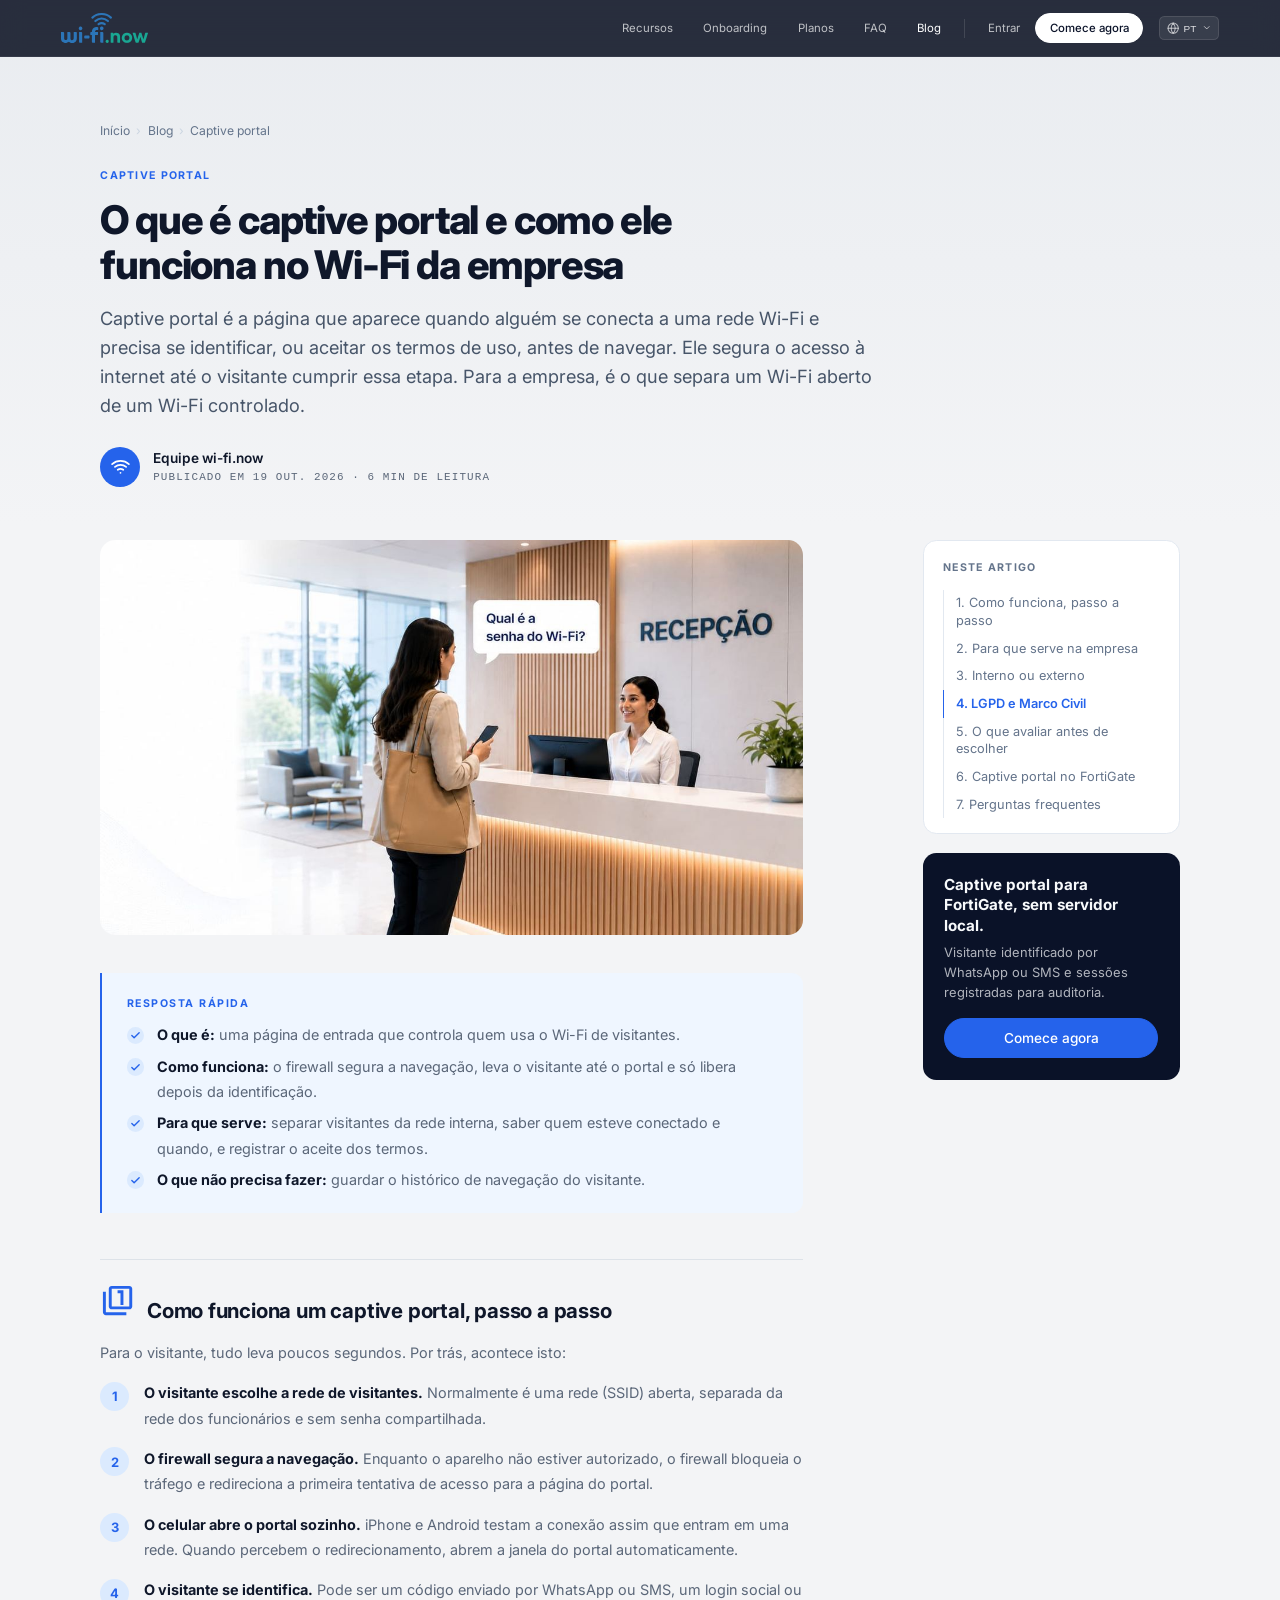
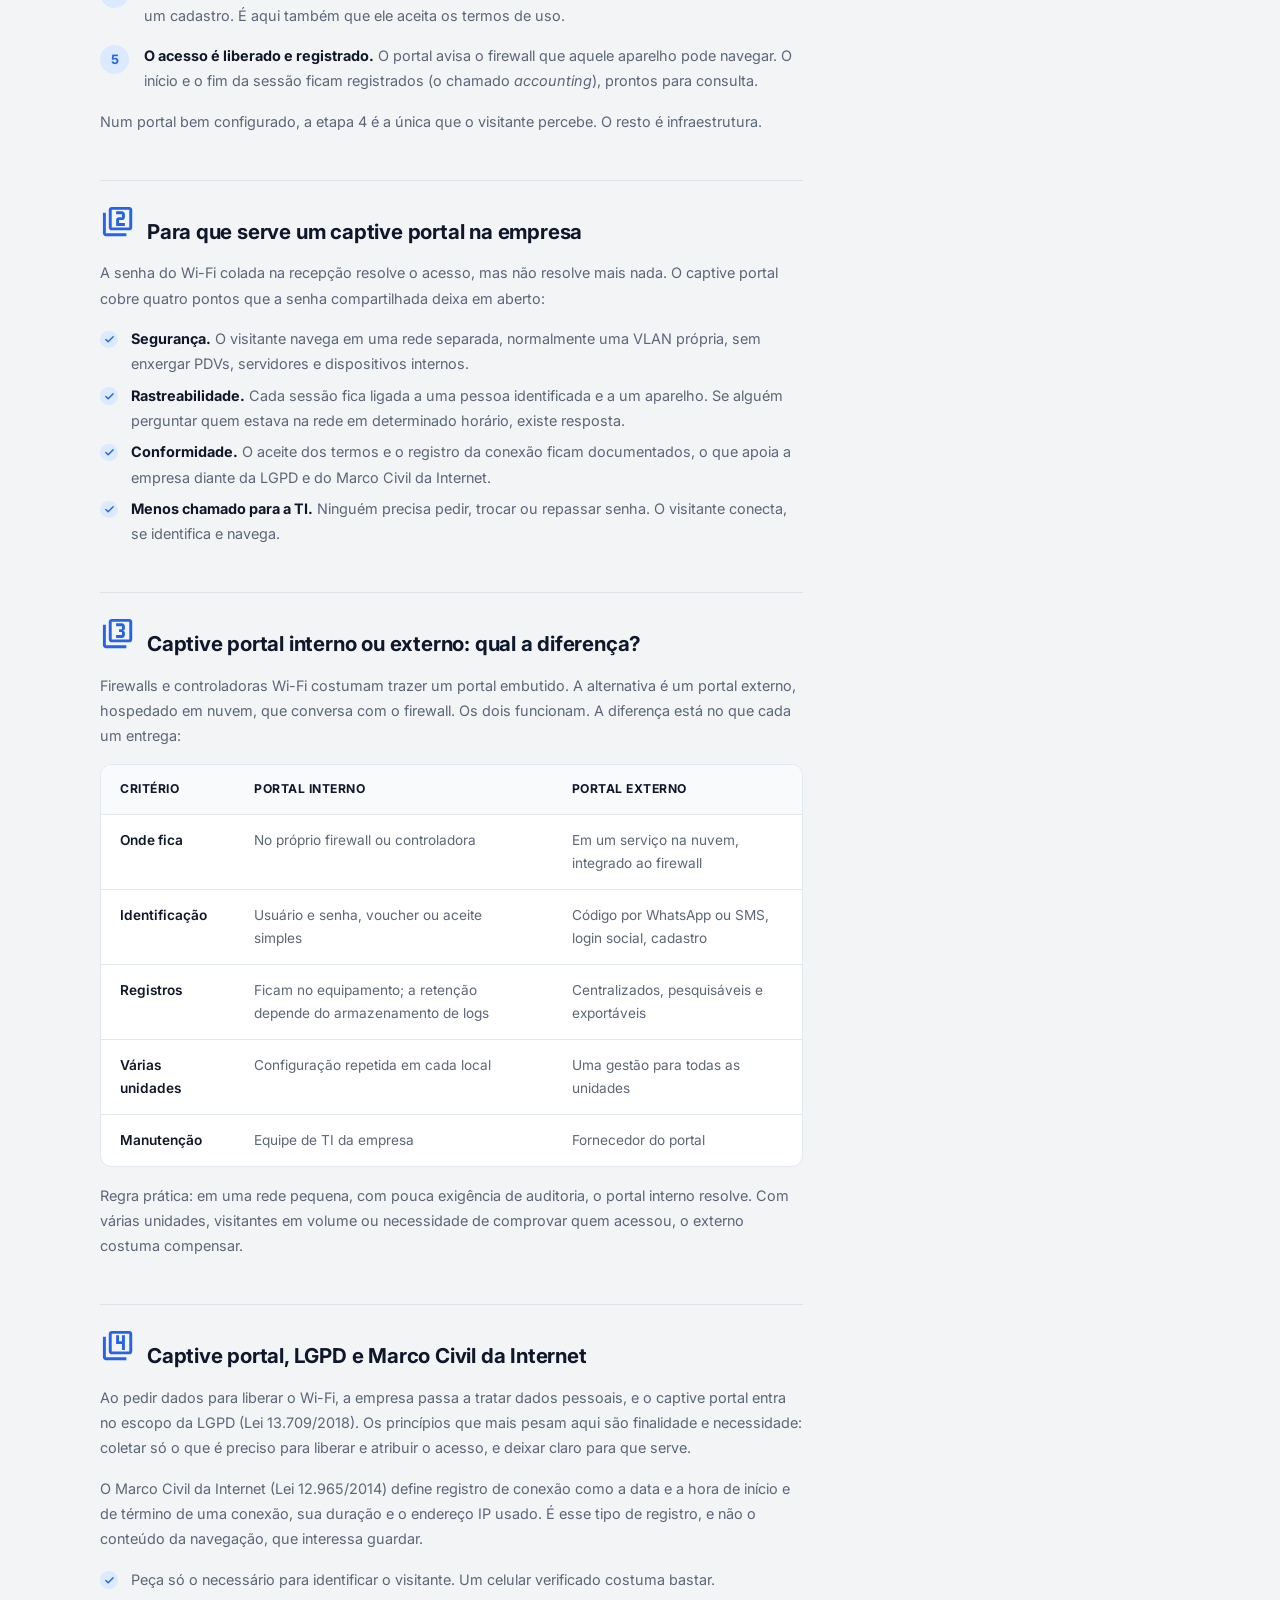
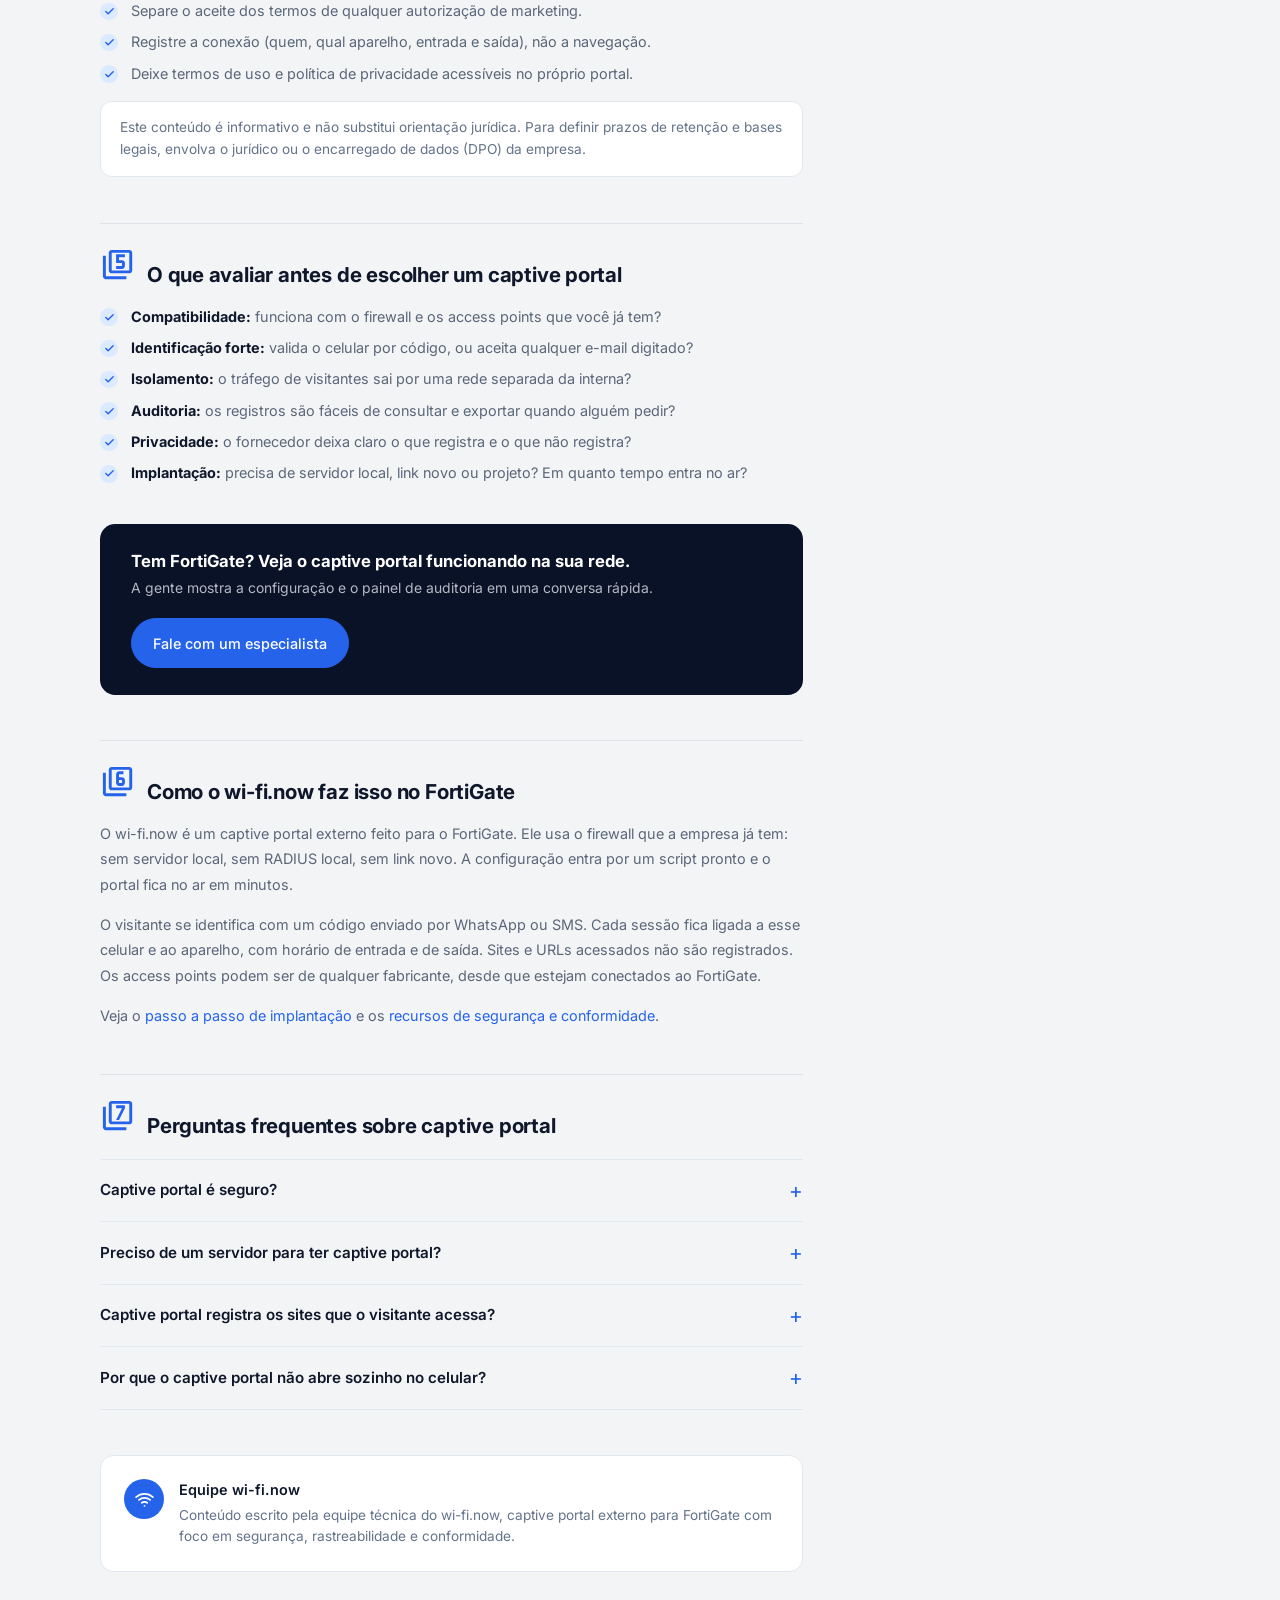
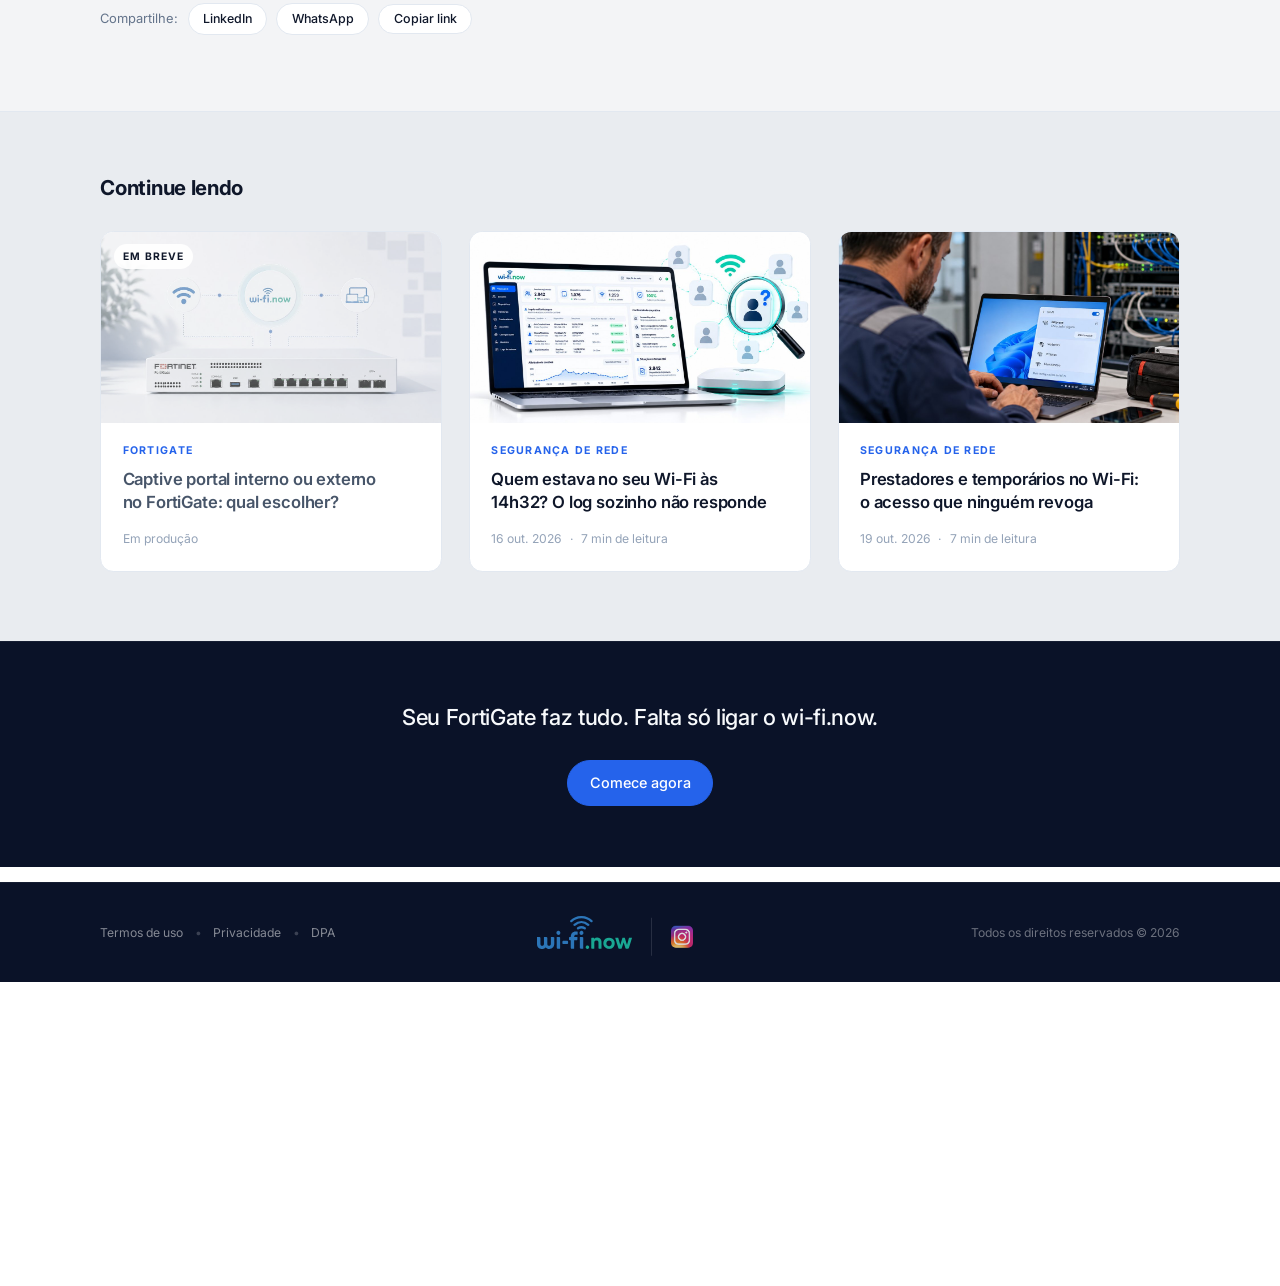
<file: blog/o-que-e-captive-portal.html>
<!DOCTYPE html>
<html lang="pt-BR">
<head>
    <meta charset="UTF-8">
    <meta name="viewport" content="width=device-width, initial-scale=1.0">
    <!-- RASCUNHO aguardando aprovação: apague esta linha ao publicar
         (e inclua o artigo no blog/index.html e no sitemap.xml) -->
    <meta name="robots" content="noindex, nofollow">
    <title>O que é captive portal e como funciona | Blog wi-fi.now</title>
    <meta name="description" content="Captive portal é a página que aparece antes de liberar o Wi-Fi de visitantes. Veja como funciona, para que serve, o que a LGPD pede e como escolher o seu.">
    <link rel="canonical" href="https://wi-fi.now/blog/o-que-e-captive-portal">
    <link rel="icon" type="image/svg+xml" href="../assets/logowi-finow.svg">
    <!-- Open Graph / compartilhamento em redes e WhatsApp -->
    <meta property="og:locale" content="pt_BR">
    <meta property="og:type" content="article">
    <meta property="og:site_name" content="wi-fi.now">
    <meta property="og:url" content="https://wi-fi.now/blog/o-que-e-captive-portal">
    <meta property="og:title" content="O que é captive portal e como ele funciona no Wi-Fi da empresa">
    <meta property="og:description" content="Captive portal é a página que aparece antes de liberar o Wi-Fi de visitantes. Veja como funciona, para que serve, o que a LGPD pede e como escolher o seu.">
    <meta property="og:image" content="https://wi-fi.now/assets/blog/captive-portal-recepcao.jpg">
    <meta property="og:image:width" content="1200">
    <meta property="og:image:height" content="675">
    <meta property="article:published_time" content="2026-10-19T09:00:00-03:00">
    <meta property="article:modified_time" content="2026-10-19T09:00:00-03:00">
    <meta property="article:section" content="Captive portal">
    <meta name="twitter:card" content="summary_large_image">
    <meta name="twitter:title" content="O que é captive portal e como ele funciona no Wi-Fi da empresa">
    <meta name="twitter:description" content="Captive portal é a página que aparece antes de liberar o Wi-Fi de visitantes. Veja como funciona, para que serve, o que a LGPD pede e como escolher o seu.">
    <meta name="twitter:image" content="https://wi-fi.now/assets/blog/captive-portal-recepcao.jpg">
    <script type="application/ld+json">
    {
      "@context": "https://schema.org",
      "@graph": [
        {
          "@type": "BlogPosting",
          "@id": "https://wi-fi.now/blog/o-que-e-captive-portal#artigo",
          "headline": "O que é captive portal e como ele funciona no Wi-Fi da empresa",
          "description": "Captive portal é a página que aparece antes de liberar o Wi-Fi de visitantes. Veja como funciona, para que serve, o que a LGPD pede e como escolher o seu.",
          "image": "https://wi-fi.now/assets/blog/captive-portal-recepcao.jpg",
          "datePublished": "2026-10-19T09:00:00-03:00",
          "dateModified": "2026-10-19T09:00:00-03:00",
          "inLanguage": "pt-BR",
          "articleSection": "Captive portal",
          "keywords": "captive portal, portal cativo, wi-fi para visitantes, captive portal fortigate, lgpd wi-fi, marco civil",
          "mainEntityOfPage": "https://wi-fi.now/blog/o-que-e-captive-portal",
          "author": {
            "@type": "Organization",
            "name": "Equipe wi-fi.now",
            "url": "https://wi-fi.now/"
          },
          "publisher": {
            "@type": "Organization",
            "name": "wi-fi.now",
            "url": "https://wi-fi.now/",
            "logo": { "@type": "ImageObject", "url": "https://wi-fi.now/assets/logowi-finow.svg" }
          },
          "isPartOf": { "@id": "https://wi-fi.now/blog/#blog" }
        },
        {
          "@type": "BreadcrumbList",
          "itemListElement": [
            { "@type": "ListItem", "position": 1, "name": "Início", "item": "https://wi-fi.now/" },
            { "@type": "ListItem", "position": 2, "name": "Blog", "item": "https://wi-fi.now/blog/" },
            { "@type": "ListItem", "position": 3, "name": "O que é captive portal", "item": "https://wi-fi.now/blog/o-que-e-captive-portal" }
          ]
        },
        {
          "@type": "FAQPage",
          "mainEntity": [
            {
              "@type": "Question",
              "name": "Captive portal é seguro?",
              "acceptedAnswer": { "@type": "Answer", "text": "O portal em si é uma etapa de identificação. A segurança vem do conjunto: rede de visitantes separada da interna, identificação verificada e registro das sessões. Um portal que só pede para aceitar os termos, sem validar ninguém, protege pouco." }
            },
            {
              "@type": "Question",
              "name": "Preciso de um servidor para ter captive portal?",
              "acceptedAnswer": { "@type": "Answer", "text": "Não necessariamente. O portal interno roda no próprio firewall. Portais externos em nuvem, como o wi-fi.now, também dispensam servidor local: a integração é feita direto com o firewall." }
            },
            {
              "@type": "Question",
              "name": "Captive portal registra os sites que o visitante acessa?",
              "acceptedAnswer": { "@type": "Answer", "text": "Depende de como é configurado, e para registrar a conexão isso não é necessário. O wi-fi.now registra só quem acessou, com qual dispositivo, quando entrou e quando saiu." }
            },
            {
              "@type": "Question",
              "name": "Por que o captive portal não abre sozinho no celular?",
              "acceptedAnswer": { "@type": "Answer", "text": "Geralmente porque o aparelho não percebeu o redirecionamento, por exemplo quando há um DNS privado configurado ou quando o primeiro acesso é a um site HTTPS. Desconectar e reconectar à rede, ou abrir um endereço sem HTTPS, costuma resolver." }
            }
          ]
        }
      ]
    }
    </script>
    <link rel="preconnect" href="https://fonts.googleapis.com">
    <link rel="preconnect" href="https://fonts.gstatic.com" crossorigin>
    <link rel="stylesheet" href="../styles.css?v=146">
    <link href="https://fonts.googleapis.com/css2?family=Inter:wght@400;500;600;700;800&display=swap" rel="stylesheet">
</head>
<body>
    <!-- Navbar -->
    <nav class="navbar">
        <div class="container nav-container">
            <a href="../index.html" class="logo">
                <img src="../assets/logowi-finow.svg" alt="wi-fi.now logo">
            </a>
            <div class="nav-right">
                <div class="nav-links" id="nav-links">
                    <a href="../recursos.html" data-i18n="header.recursos">Recursos</a>
                    <a href="../como-funciona.html" data-i18n="header.onboarding">Onboarding</a>
                    <a href="../planos.html" data-i18n="header.planos">Planos</a>
                    <a href="../faq.html" data-i18n="header.faq">FAQ</a>
                    <a href="./" data-i18n="header.blog" aria-current="page">Blog</a>
                    <a href="#" class="nav-mobile-login" data-i18n="header.nav_mobile_login">Entrar</a>
                </div>
                <span class="nav-divider"></span>
                <div class="nav-actions">
                    <a href="#" class="login-link" data-i18n="header.entrar">Entrar</a>
                    <a href="#" class="btn btn-pill" data-i18n="header.comece_agora">Comece agora</a>
                    <div class="language-selector-wrap">
                        <svg class="language-selector-icon" xmlns="http://www.w3.org/2000/svg" width="15" height="15" viewBox="0 0 24 24" fill="none" stroke="currentColor" stroke-width="2" stroke-linecap="round" stroke-linejoin="round" aria-hidden="true"><circle cx="12" cy="12" r="10"></circle><line x1="2" y1="12" x2="22" y2="12"></line><path d="M12 2a15.3 15.3 0 0 1 4 10 15.3 15.3 0 0 1-4 10 15.3 15.3 0 0 1-4-10 15.3 15.3 0 0 1 4-10z"></path></svg>
                        <select id="language-selector" class="language-selector" aria-label="Selecionar idioma">
                            <option value="pt">PT</option>
                            <option value="es">ES</option>
                            <option value="en">EN</option>
                        </select>
                        <svg class="language-selector-caret" xmlns="http://www.w3.org/2000/svg" width="12" height="12" viewBox="0 0 24 24" fill="none" stroke="currentColor" stroke-width="2.5" stroke-linecap="round" stroke-linejoin="round" aria-hidden="true"><polyline points="6 9 12 15 18 9"></polyline></svg>
                    </div>
                </div>
                <button type="button" class="nav-toggle" aria-label="Abrir menu" aria-expanded="false" aria-controls="nav-links">
                    <span></span>
                    <span></span>
                    <span></span>
                </button>
            </div>
        </div>
    </nav>

    <main class="bl-page">
        <!-- Cabeçalho do artigo -->
        <header class="bl-post-head">
            <div class="container">
                <div class="bl-post-head-inner">
                    <nav class="bl-breadcrumb" aria-label="Você está em">
                        <ol>
                            <li><a href="../index.html">Início</a></li>
                            <li><a href="./">Blog</a></li>
                            <li aria-current="page">Captive portal</li>
                        </ol>
                    </nav>
                    <span class="bl-tag">Captive portal</span>
                    <h1 class="bl-post-title">O que é captive portal e como ele funciona no Wi-Fi da empresa</h1>
                    <p class="bl-post-lead">Captive portal é a página que aparece quando alguém se conecta a uma rede Wi-Fi e precisa se identificar, ou aceitar os termos de uso, antes de navegar. Ele segura o acesso à internet até o visitante cumprir essa etapa. Para a empresa, é o que separa um Wi-Fi aberto de um Wi-Fi controlado.</p>
                    <div class="bl-byline">
                        <span class="bl-avatar" aria-hidden="true">
                            <svg xmlns="http://www.w3.org/2000/svg" width="20" height="20" viewBox="0 0 24 24" fill="none" stroke="currentColor" stroke-width="2.2" stroke-linecap="round" stroke-linejoin="round"><path d="M5 12.55a11 11 0 0 1 14.08 0"></path><path d="M1.42 9a16 16 0 0 1 21.16 0"></path><path d="M8.53 16.11a6 6 0 0 1 6.95 0"></path><line x1="12" y1="20" x2="12.01" y2="20"></line></svg>
                        </span>
                        <div>
                            <span class="bl-byline-name">Equipe wi-fi.now</span>
                            <div class="bl-meta">
                                <span>Publicado em <time datetime="2026-10-19">19 out. 2026</time></span>
                                <span aria-hidden="true">·</span>
                                <span>6 min de leitura</span>
                            </div>
                        </div>
                    </div>
                </div>
            </div>
        </header>

        <div class="container bl-post-layout">
            <!-- Índice + CTA lateral (no celular o índice sobe para o topo e o CTA some) -->
            <aside class="bl-post-aside">
                <nav class="bl-toc" aria-label="Neste artigo">
                    <span class="bl-toc-title">Neste artigo</span>
                    <ol>
                        <li><a href="#como-funciona">Como funciona, passo a passo</a></li>
                        <li><a href="#para-que-serve">Para que serve na empresa</a></li>
                        <li><a href="#interno-ou-externo">Interno ou externo</a></li>
                        <li><a href="#lgpd-marco-civil">LGPD e Marco Civil</a></li>
                        <li><a href="#como-escolher">O que avaliar antes de escolher</a></li>
                        <li><a href="#fortigate">Captive portal no FortiGate</a></li>
                        <li><a href="#perguntas-frequentes">Perguntas frequentes</a></li>
                    </ol>
                </nav>
                <div class="bl-aside-cta">
                    <strong>Captive portal para FortiGate, sem servidor local.</strong>
                    <p>Visitante identificado por WhatsApp ou SMS e sessões registradas para auditoria.</p>
                    <a href="#" class="btn btn-primary">Comece agora</a>
                </div>
            </aside>

            <article class="bl-post-main">
                <figure class="bl-cover">
                    <img src="../assets/blog/captive-portal-recepcao.jpg" alt="Visitante na recepção perguntando a senha do Wi-Fi" width="1200" height="675" fetchpriority="high">
                </figure>

                <div class="bl-prose">
                    <!-- Resposta rápida: resume o artigo em poucas linhas (ajuda trechos do Google e respostas de IA) -->
                    <div class="bl-answer">
                        <span class="bl-answer-label">Resposta rápida</span>
                        <ul class="bl-check">
                            <li><strong>O que é:</strong> uma página de entrada que controla quem usa o Wi-Fi de visitantes.</li>
                            <li><strong>Como funciona:</strong> o firewall segura a navegação, leva o visitante até o portal e só libera depois da identificação.</li>
                            <li><strong>Para que serve:</strong> separar visitantes da rede interna, saber quem esteve conectado e quando, e registrar o aceite dos termos.</li>
                            <li><strong>O que não precisa fazer:</strong> guardar o histórico de navegação do visitante.</li>
                        </ul>
                    </div>

                    <h2 id="como-funciona">Como funciona um captive portal, passo a passo</h2>
                    <p>Para o visitante, tudo leva poucos segundos. Por trás, acontece isto:</p>
                    <ol class="bl-steps">
                        <li><strong>O visitante escolhe a rede de visitantes.</strong> Normalmente é uma rede (SSID) aberta, separada da rede dos funcionários e sem senha compartilhada.</li>
                        <li><strong>O firewall segura a navegação.</strong> Enquanto o aparelho não estiver autorizado, o firewall bloqueia o tráfego e redireciona a primeira tentativa de acesso para a página do portal.</li>
                        <li><strong>O celular abre o portal sozinho.</strong> iPhone e Android testam a conexão assim que entram em uma rede. Quando percebem o redirecionamento, abrem a janela do portal automaticamente.</li>
                        <li><strong>O visitante se identifica.</strong> Pode ser um código enviado por WhatsApp ou SMS, um login social ou um cadastro. É aqui também que ele aceita os termos de uso.</li>
                        <li><strong>O acesso é liberado e registrado.</strong> O portal avisa o firewall que aquele aparelho pode navegar. O início e o fim da sessão ficam registrados (o chamado <em>accounting</em>), prontos para consulta.</li>
                    </ol>
                    <p>Num portal bem configurado, a etapa 4 é a única que o visitante percebe. O resto é infraestrutura.</p>

                    <h2 id="para-que-serve">Para que serve um captive portal na empresa</h2>
                    <p>A senha do Wi-Fi colada na recepção resolve o acesso, mas não resolve mais nada. O captive portal cobre quatro pontos que a senha compartilhada deixa em aberto:</p>
                    <ul class="bl-check">
                        <li><strong>Segurança.</strong> O visitante navega em uma rede separada, normalmente uma VLAN própria, sem enxergar PDVs, servidores e dispositivos internos.</li>
                        <li><strong>Rastreabilidade.</strong> Cada sessão fica ligada a uma pessoa identificada e a um aparelho. Se alguém perguntar quem estava na rede em determinado horário, existe resposta.</li>
                        <li><strong>Conformidade.</strong> O aceite dos termos e o registro da conexão ficam documentados, o que apoia a empresa diante da LGPD e do Marco Civil da Internet.</li>
                        <li><strong>Menos chamado para a TI.</strong> Ninguém precisa pedir, trocar ou repassar senha. O visitante conecta, se identifica e navega.</li>
                    </ul>

                    <h2 id="interno-ou-externo">Captive portal interno ou externo: qual a diferença?</h2>
                    <p>Firewalls e controladoras Wi-Fi costumam trazer um portal embutido. A alternativa é um portal externo, hospedado em nuvem, que conversa com o firewall. Os dois funcionam. A diferença está no que cada um entrega:</p>
                    <div class="bl-table-wrap">
                        <table>
                            <thead>
                                <tr>
                                    <th scope="col">Critério</th>
                                    <th scope="col">Portal interno</th>
                                    <th scope="col">Portal externo</th>
                                </tr>
                            </thead>
                            <tbody>
                                <tr>
                                    <th scope="row">Onde fica</th>
                                    <td>No próprio firewall ou controladora</td>
                                    <td>Em um serviço na nuvem, integrado ao firewall</td>
                                </tr>
                                <tr>
                                    <th scope="row">Identificação</th>
                                    <td>Usuário e senha, voucher ou aceite simples</td>
                                    <td>Código por WhatsApp ou SMS, login social, cadastro</td>
                                </tr>
                                <tr>
                                    <th scope="row">Registros</th>
                                    <td>Ficam no equipamento; a retenção depende do armazenamento de logs</td>
                                    <td>Centralizados, pesquisáveis e exportáveis</td>
                                </tr>
                                <tr>
                                    <th scope="row">Várias unidades</th>
                                    <td>Configuração repetida em cada local</td>
                                    <td>Uma gestão para todas as unidades</td>
                                </tr>
                                <tr>
                                    <th scope="row">Manutenção</th>
                                    <td>Equipe de TI da empresa</td>
                                    <td>Fornecedor do portal</td>
                                </tr>
                            </tbody>
                        </table>
                    </div>
                    <p>Regra prática: em uma rede pequena, com pouca exigência de auditoria, o portal interno resolve. Com várias unidades, visitantes em volume ou necessidade de comprovar quem acessou, o externo costuma compensar.</p>

                    <h2 id="lgpd-marco-civil">Captive portal, LGPD e Marco Civil da Internet</h2>
                    <p>Ao pedir dados para liberar o Wi-Fi, a empresa passa a tratar dados pessoais, e o captive portal entra no escopo da LGPD (Lei 13.709/2018). Os princípios que mais pesam aqui são finalidade e necessidade: coletar só o que é preciso para liberar e atribuir o acesso, e deixar claro para que serve.</p>
                    <p>O Marco Civil da Internet (Lei 12.965/2014) define registro de conexão como a data e a hora de início e de término de uma conexão, sua duração e o endereço IP usado. É esse tipo de registro, e não o conteúdo da navegação, que interessa guardar.</p>
                    <ul class="bl-check">
                        <li>Peça só o necessário para identificar o visitante. Um celular verificado costuma bastar.</li>
                        <li>Separe o aceite dos termos de qualquer autorização de marketing.</li>
                        <li>Registre a conexão (quem, qual aparelho, entrada e saída), não a navegação.</li>
                        <li>Deixe termos de uso e política de privacidade acessíveis no próprio portal.</li>
                    </ul>
                    <p class="bl-note">Este conteúdo é informativo e não substitui orientação jurídica. Para definir prazos de retenção e bases legais, envolva o jurídico ou o encarregado de dados (DPO) da empresa.</p>

                    <h2 id="como-escolher">O que avaliar antes de escolher um captive portal</h2>
                    <ul class="bl-check">
                        <li><strong>Compatibilidade:</strong> funciona com o firewall e os access points que você já tem?</li>
                        <li><strong>Identificação forte:</strong> valida o celular por código, ou aceita qualquer e-mail digitado?</li>
                        <li><strong>Isolamento:</strong> o tráfego de visitantes sai por uma rede separada da interna?</li>
                        <li><strong>Auditoria:</strong> os registros são fáceis de consultar e exportar quando alguém pedir?</li>
                        <li><strong>Privacidade:</strong> o fornecedor deixa claro o que registra e o que não registra?</li>
                        <li><strong>Implantação:</strong> precisa de servidor local, link novo ou projeto? Em quanto tempo entra no ar?</li>
                    </ul>

                    <div class="bl-inline-cta">
                        <div>
                            <strong>Tem FortiGate? Veja o captive portal funcionando na sua rede.</strong>
                            <p>A gente mostra a configuração e o painel de auditoria em uma conversa rápida.</p>
                        </div>
                        <a href="#" class="btn btn-primary">Fale com um especialista</a>
                    </div>

                    <h2 id="fortigate">Como o wi-fi.now faz isso no FortiGate</h2>
                    <p>O wi-fi.now é um captive portal externo feito para o FortiGate. Ele usa o firewall que a empresa já tem: sem servidor local, sem RADIUS local, sem link novo. A configuração entra por um script pronto e o portal fica no ar em minutos.</p>
                    <p>O visitante se identifica com um código enviado por WhatsApp ou SMS. Cada sessão fica ligada a esse celular e ao aparelho, com horário de entrada e de saída. Sites e URLs acessados não são registrados. Os access points podem ser de qualquer fabricante, desde que estejam conectados ao FortiGate.</p>
                    <p>Veja o <a href="../como-funciona.html">passo a passo de implantação</a> e os <a href="../recursos.html">recursos de segurança e conformidade</a>.</p>

                    <h2 id="perguntas-frequentes">Perguntas frequentes sobre captive portal</h2>
                    <div class="ft-accordion">
                        <details>
                            <summary>Captive portal é seguro?</summary>
                            <div class="ft-acc-body">
                                <p>O portal em si é uma etapa de identificação. A segurança vem do conjunto: rede de visitantes separada da interna, identificação verificada e registro das sessões. Um portal que só pede para aceitar os termos, sem validar ninguém, protege pouco.</p>
                            </div>
                        </details>
                        <details>
                            <summary>Preciso de um servidor para ter captive portal?</summary>
                            <div class="ft-acc-body">
                                <p>Não necessariamente. O portal interno roda no próprio firewall. Portais externos em nuvem, como o wi-fi.now, também dispensam servidor local: a integração é feita direto com o firewall.</p>
                            </div>
                        </details>
                        <details>
                            <summary>Captive portal registra os sites que o visitante acessa?</summary>
                            <div class="ft-acc-body">
                                <p>Depende de como é configurado, e para registrar a conexão isso não é necessário. O wi-fi.now registra só quem acessou, com qual dispositivo, quando entrou e quando saiu.</p>
                            </div>
                        </details>
                        <details>
                            <summary>Por que o captive portal não abre sozinho no celular?</summary>
                            <div class="ft-acc-body">
                                <p>Geralmente porque o aparelho não percebeu o redirecionamento, por exemplo quando há um DNS privado configurado ou quando o primeiro acesso é a um site HTTPS. Desconectar e reconectar à rede, ou abrir um endereço sem HTTPS, costuma resolver.</p>
                            </div>
                        </details>
                    </div>
                </div>

                <!-- Autor: troque por uma pessoa real (nome, cargo, LinkedIn) quando houver -->
                <div class="bl-author">
                    <span class="bl-avatar" aria-hidden="true">
                        <svg xmlns="http://www.w3.org/2000/svg" width="20" height="20" viewBox="0 0 24 24" fill="none" stroke="currentColor" stroke-width="2.2" stroke-linecap="round" stroke-linejoin="round"><path d="M5 12.55a11 11 0 0 1 14.08 0"></path><path d="M1.42 9a16 16 0 0 1 21.16 0"></path><path d="M8.53 16.11a6 6 0 0 1 6.95 0"></path><line x1="12" y1="20" x2="12.01" y2="20"></line></svg>
                    </span>
                    <div>
                        <span class="bl-author-name">Equipe wi-fi.now</span>
                        <p>Conteúdo escrito pela equipe técnica do wi-fi.now, captive portal externo para FortiGate com foco em segurança, rastreabilidade e conformidade.</p>
                    </div>
                </div>

                <div class="bl-share">
                    <span>Compartilhe:</span>
                    <a href="https://www.linkedin.com/sharing/share-offsite/?url=https%3A%2F%2Fwi-fi.now%2Fblog%2Fo-que-e-captive-portal" target="_blank" rel="noopener">LinkedIn</a>
                    <a href="https://wa.me/?text=O%20que%20%C3%A9%20captive%20portal%20e%20como%20ele%20funciona%20https%3A%2F%2Fwi-fi.now%2Fblog%2Fo-que-e-captive-portal" target="_blank" rel="noopener">WhatsApp</a>
                    <button type="button" data-copy-link>Copiar link</button>
                </div>
            </article>
        </div>

        <!-- Relacionados: 3 artigos do mesmo assunto (link interno ajuda o Google a entender o tema) -->
        <section class="bl-related">
            <div class="container">
                <h2 class="bl-section-title">Continue lendo</h2>
                <div class="bl-grid">
                    <article class="bl-item">
                        <div class="bl-card is-soon">
                            <div class="bl-card-media">
                                <img src="../assets/blog/captive-portal-fortigate.jpg" alt="FortiGate integrado ao wi-fi.now e ao dispositivo do visitante" width="1200" height="675" loading="lazy" decoding="async">
                                <span class="bl-soon-badge">Em breve</span>
                            </div>
                            <div class="bl-card-body">
                                <span class="bl-tag">FortiGate</span>
                                <h3 class="bl-card-title">Captive portal interno ou externo no FortiGate: qual escolher?</h3>
                                <div class="bl-meta"><span>Em produção</span></div>
                            </div>
                        </div>
                    </article>
                    <article class="bl-item">
                        <a class="bl-card" href="wifi-visitantes-identidade-no-log.html">
                            <div class="bl-card-media">
                                <img src="../assets/blog/wifi-visitantes-identidade-no-log.jpg" alt="Notebook com o painel de sessões do wi-fi.now e uma lupa sobre um visitante não identificado na rede" width="1200" height="675" loading="lazy" decoding="async">
                            </div>
                            <div class="bl-card-body">
                                <span class="bl-tag">Segurança de rede</span>
                                <h3 class="bl-card-title">Quem estava no seu Wi-Fi às 14h32? O log sozinho não responde</h3>
                                <div class="bl-meta"><time datetime="2026-10-16">16 out. 2026</time><span aria-hidden="true">·</span><span>7 min de leitura</span></div>
                            </div>
                        </a>
                    </article>
                    <article class="bl-item">
                        <a class="bl-card" href="wifi-prestadores-temporarios-revogar-acesso.html">
                            <div class="bl-card-media">
                                <img src="../assets/blog/wifi-prestadores-temporarios-revogar-acesso.jpg" alt="Técnico de manutenção ao lado do rack de rede, com o notebook conectado ao Wi-Fi interno da empresa" width="1200" height="675" loading="lazy" decoding="async">
                            </div>
                            <div class="bl-card-body">
                                <span class="bl-tag">Segurança de rede</span>
                                <h3 class="bl-card-title">Prestadores e temporários no Wi-Fi: o acesso que ninguém revoga</h3>
                                <div class="bl-meta"><time datetime="2026-10-19">19 out. 2026</time><span aria-hidden="true">·</span><span>7 min de leitura</span></div>
                            </div>
                        </a>
                    </article>
                </div>
            </div>
        </section>
    </main>

    <!-- CTA final -->
    <section class="ln-cta">
        <div class="container ln-cta-container">
            <blockquote>Seu FortiGate faz tudo. Falta só ligar o wi-fi.now.</blockquote>
            <div class="ln-cta-actions">
                <a href="../planos.html" class="btn btn-primary">Comece agora</a>
            </div>
        </div>
    </section>

    <!-- Footer -->
    <footer class="footer">
        <div class="container footer-container">
            <div class="footer-left">
                <a href="../termos.html" data-i18n="footer.termos">Termos</a>
                <span class="footer-bullet">•</span>
                <a href="../privacidade.html" data-i18n="footer.privacidade">Privacidade</a>
                <span class="footer-bullet">•</span>
                <a href="../dpa.html">DPA</a>
            </div>
            <div class="footer-center">
                <a href="../index.html" class="footer-logo">
                    <img src="../assets/logowi-finow.svg" alt="wi-fi.now logo">
                </a>
                <div class="footer-social">
                    <a href="https://www.instagram.com/wifi.now_/" target="_blank" rel="noopener" aria-label="Instagram">
                        <img src="../assets/insta.png" alt="Instagram" loading="lazy" decoding="async">
                    </a>
                    <a href="https://www.linkedin.com/company/wi-finow/" target="_blank" rel="noopener" aria-label="LinkedIn">
                        <img src="../assets/linkedin.webp" alt="LinkedIn" class="footer-social-linkedin" loading="lazy" decoding="async">
                    </a>
                </div>
            </div>
            <div class="footer-right">
                <span class="copyright" data-i18n="footer.copyright">Todos os direitos reservados © 2026</span>
            </div>
        </div>
    </footer>

    <script>
        document.addEventListener('DOMContentLoaded', () => {
            const navbar = document.querySelector('.navbar');
            const navToggle = document.querySelector('.nav-toggle');
            if (navToggle && navbar) {
                navToggle.addEventListener('click', () => {
                    const isOpen = navbar.classList.toggle('nav-open');
                    navToggle.setAttribute('aria-expanded', isOpen ? 'true' : 'false');
                    navToggle.setAttribute('aria-label', isOpen ? 'Fechar menu' : 'Abrir menu');
                });
                navbar.querySelectorAll('.nav-links a').forEach(link => {
                    link.addEventListener('click', () => {
                        navbar.classList.remove('nav-open');
                        navToggle.setAttribute('aria-expanded', 'false');
                    });
                });
            }
        });
    </script>
    <script src="blog.js?v=1"></script>
    <script src="../modal.js?v=5"></script>
    <script src="../i18n.js"></script>
</body>
</html>
</file>
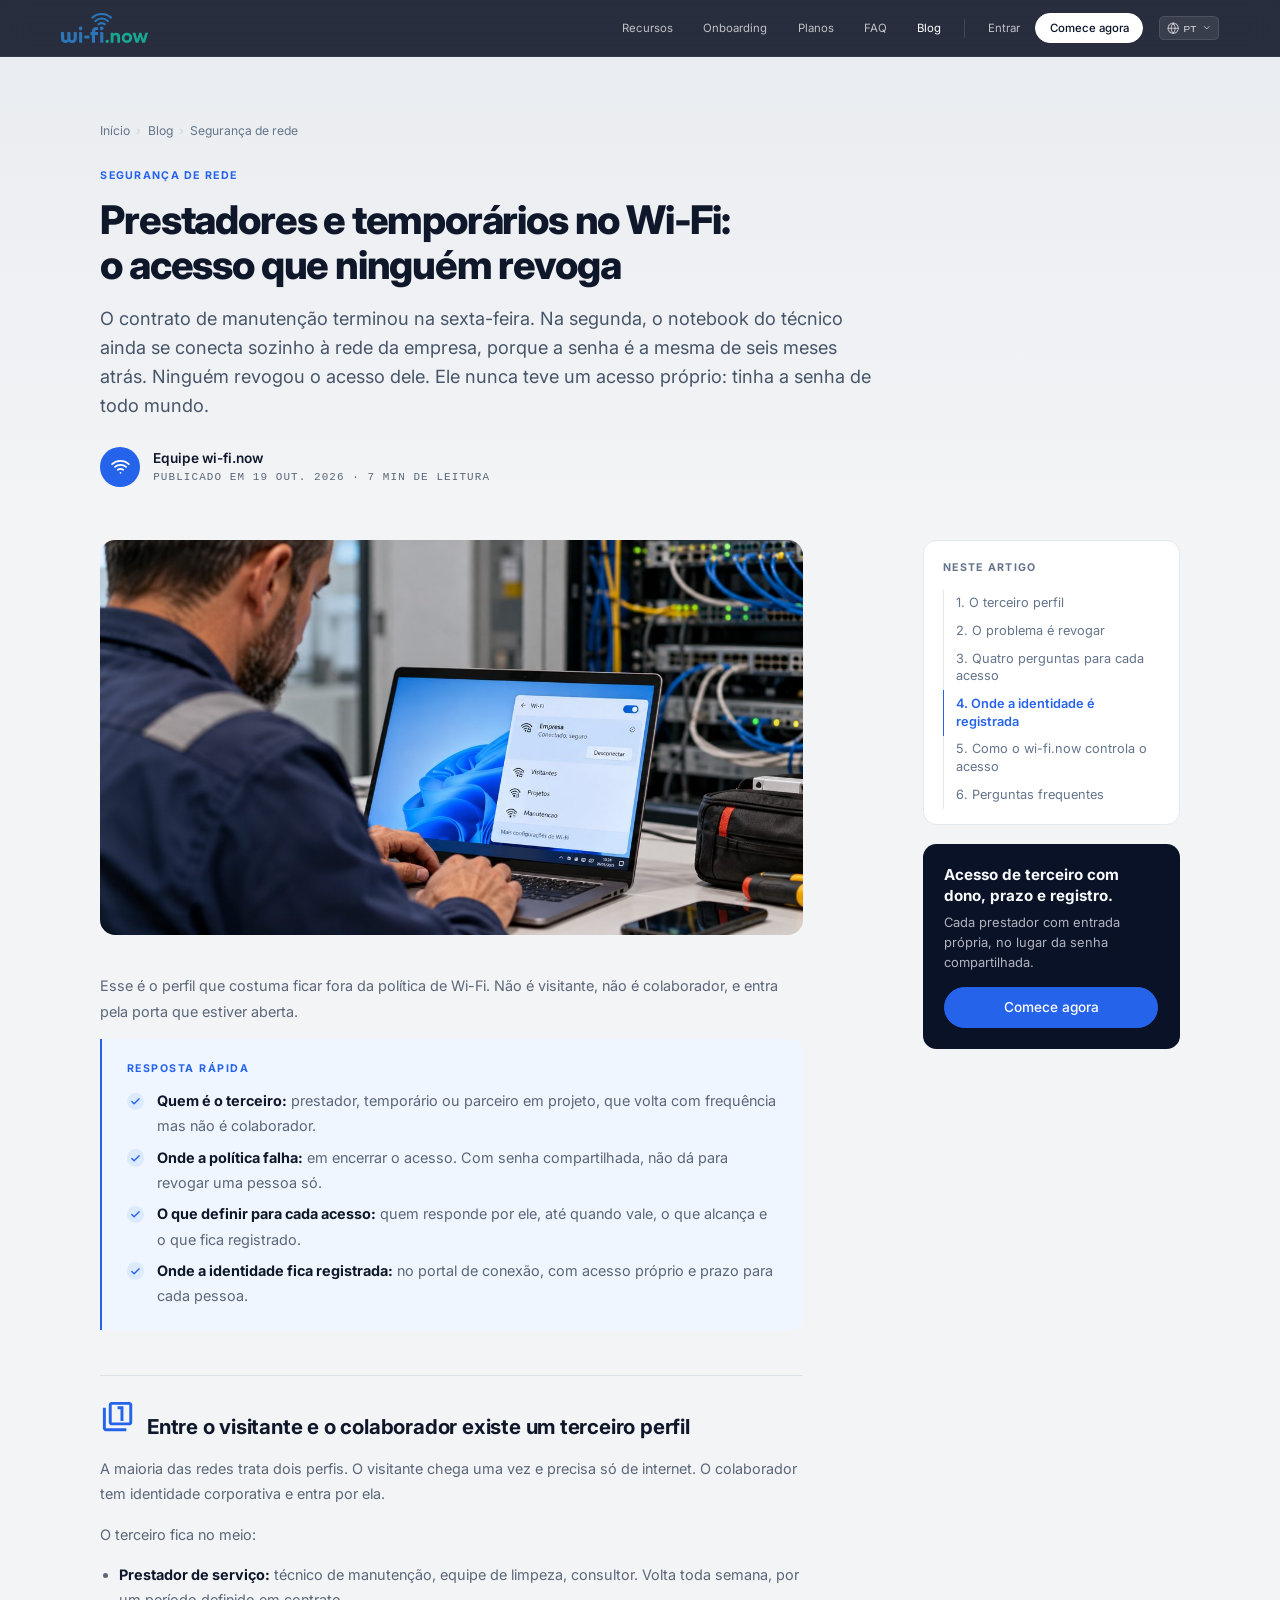
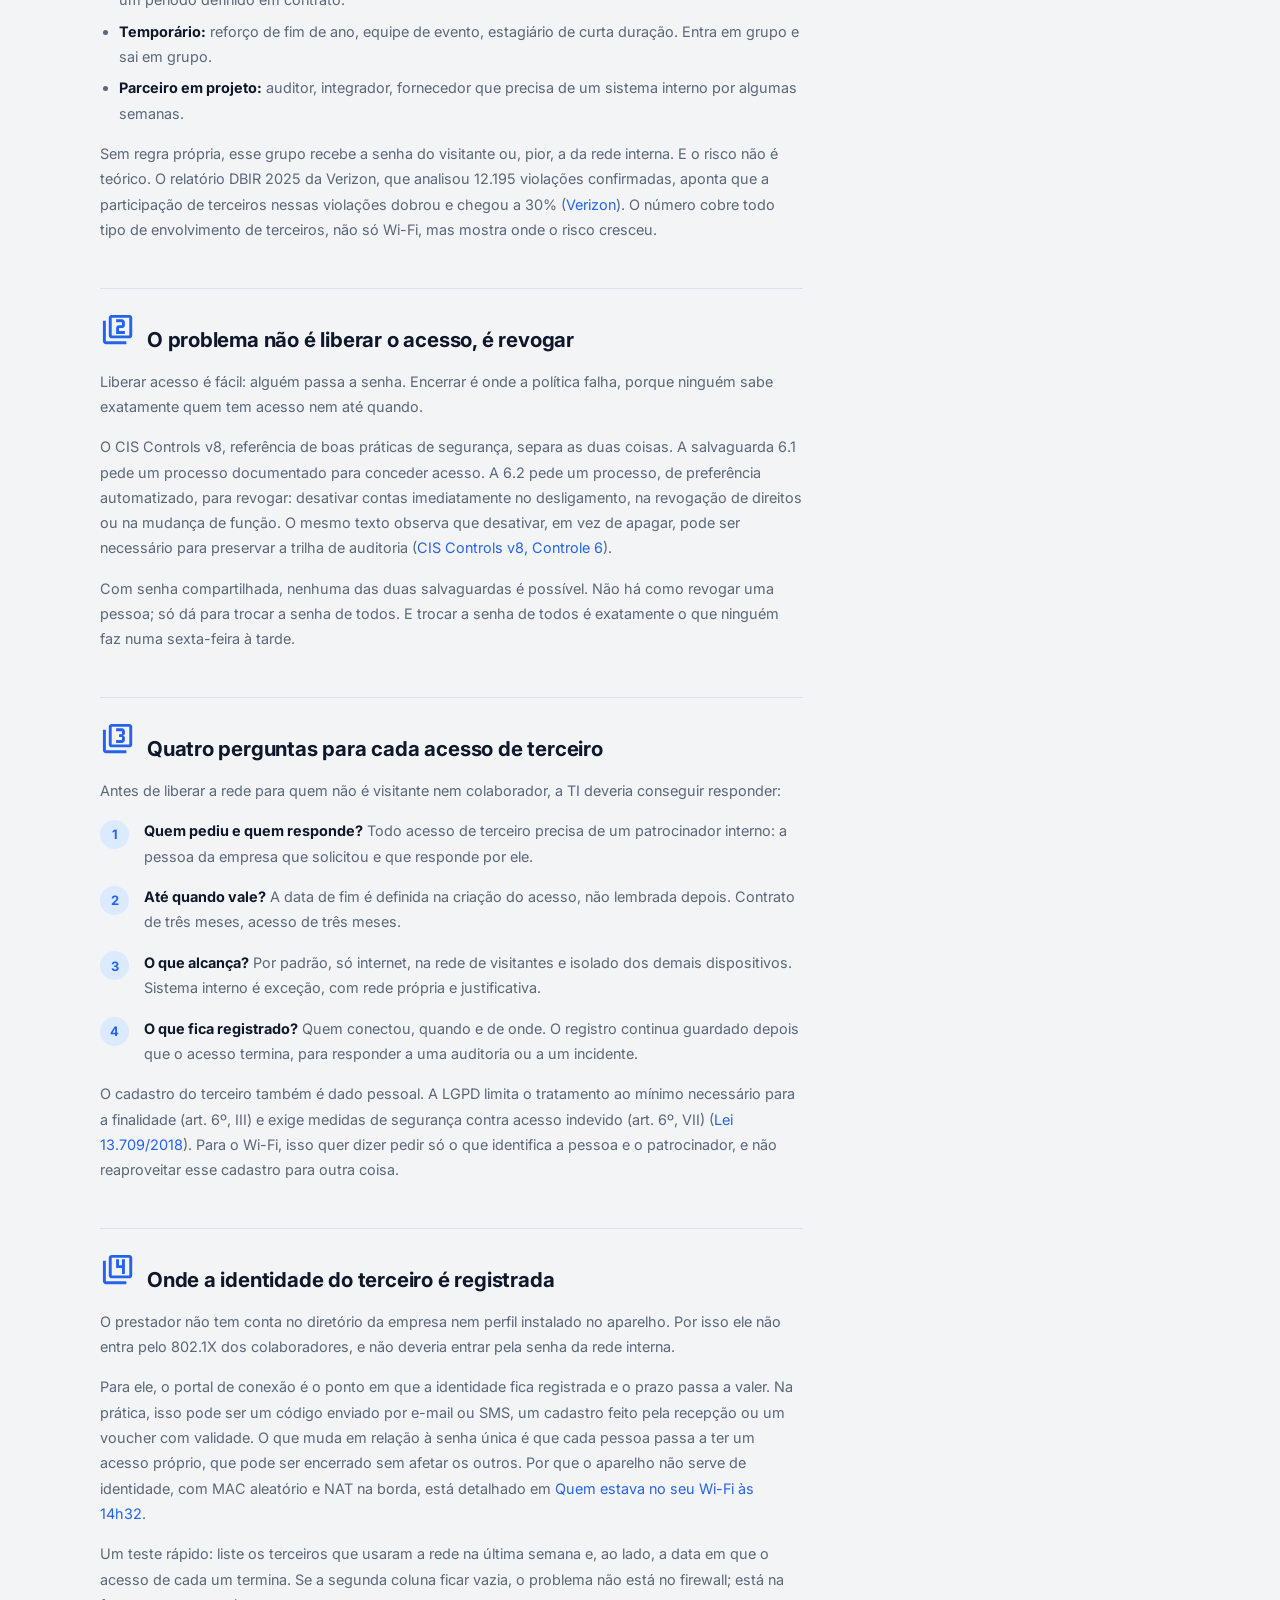
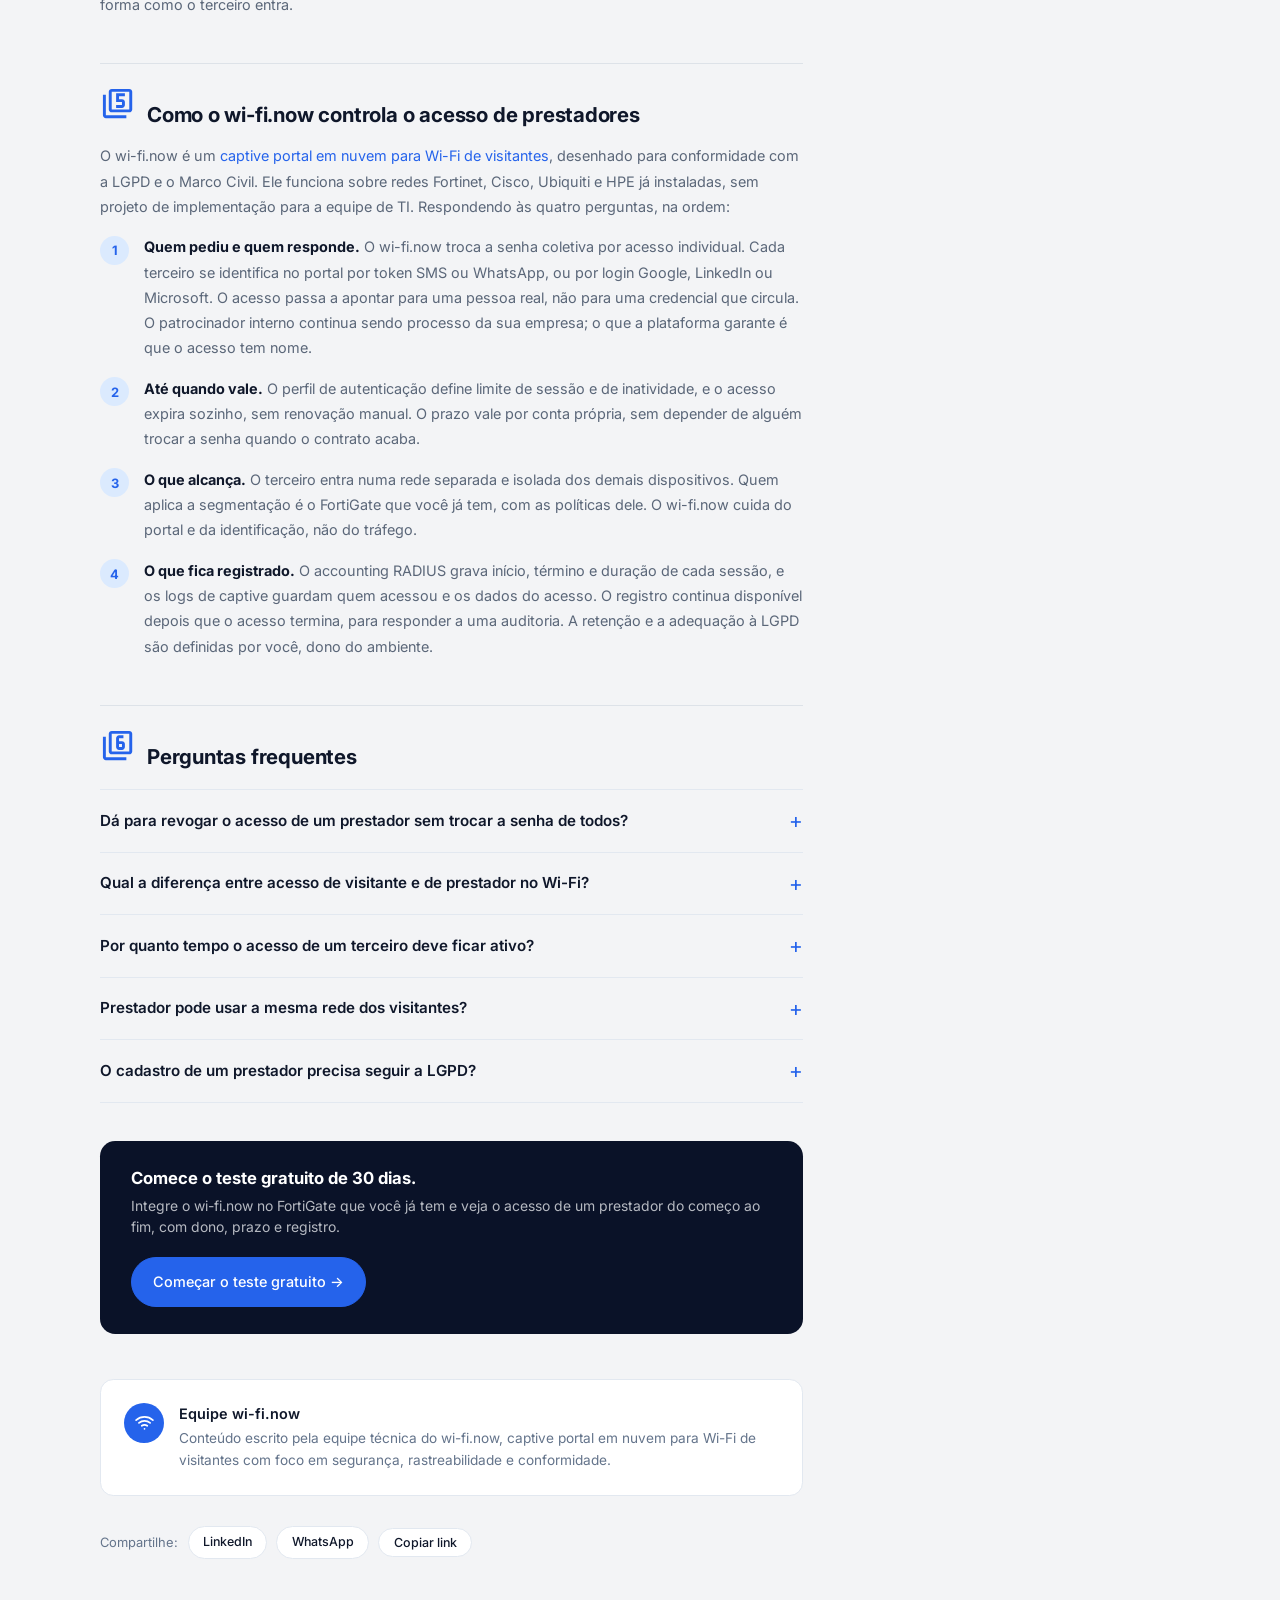
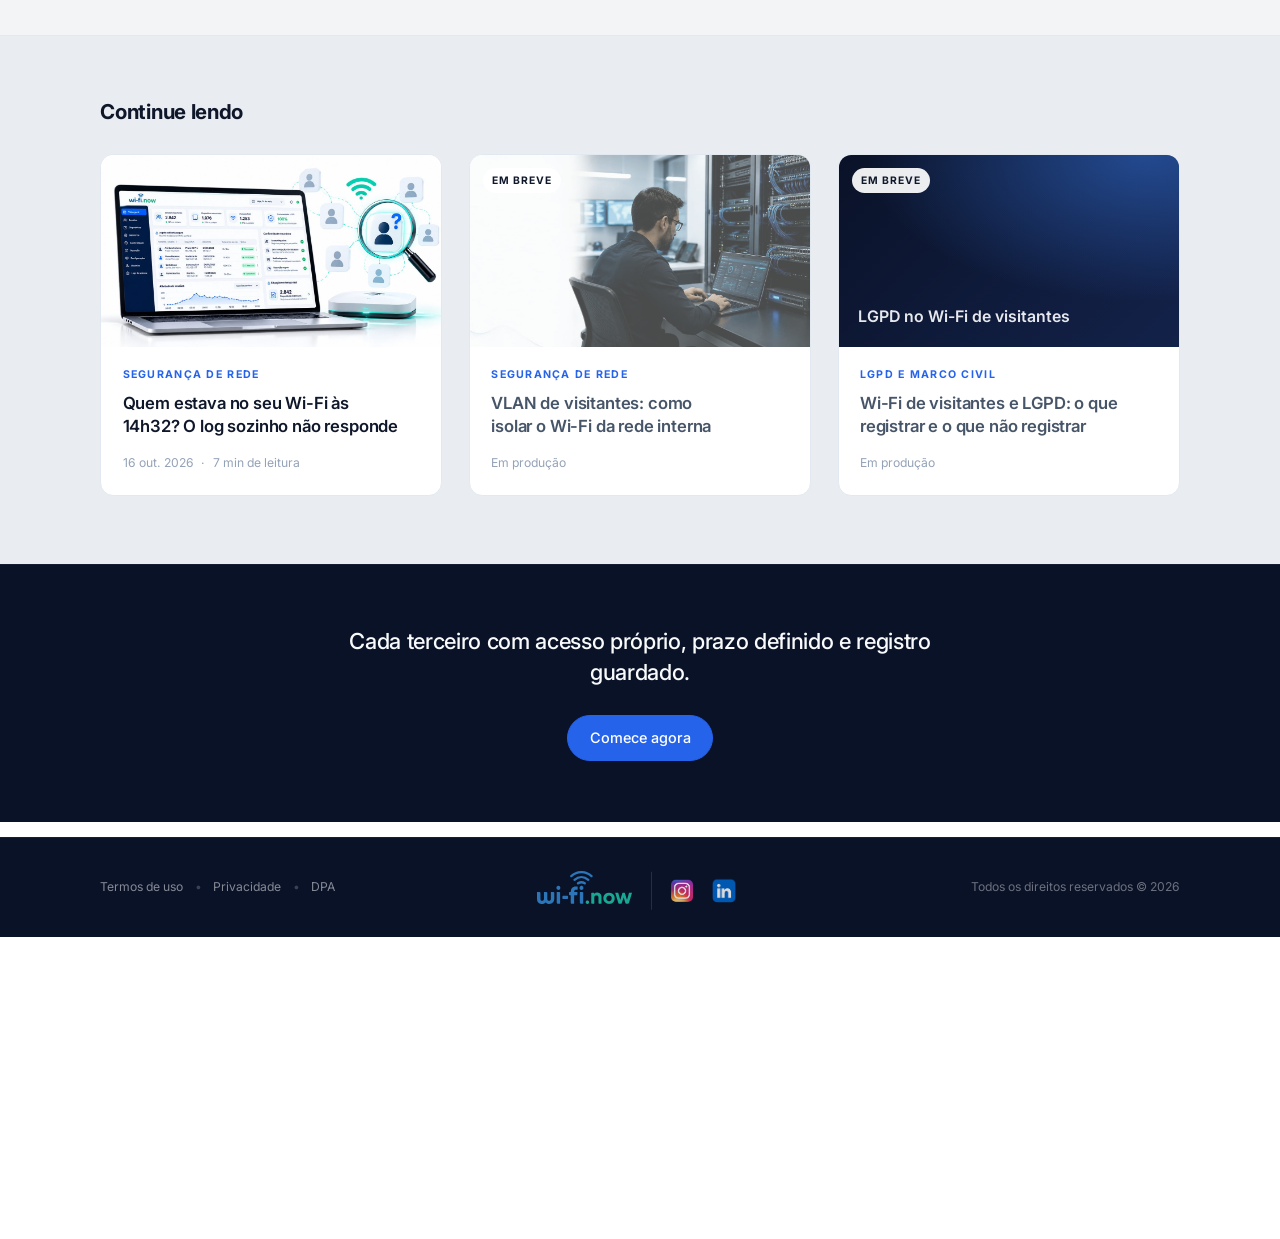
<file: blog/wifi-prestadores-temporarios-revogar-acesso.html>
<!DOCTYPE html>
<html lang="pt-BR">
<head>
    <meta charset="UTF-8">
    <meta name="viewport" content="width=device-width, initial-scale=1.0">
    <title>Revogar acesso de prestador no Wi-Fi: dono e prazo</title>
    <meta name="description" content="Prestador volta toda semana e sai sem aviso, usando a senha de todo mundo. Veja como dar acesso de terceiro com dono, prazo e registro.">
    <link rel="canonical" href="https://wi-fi.now/blog/wifi-prestadores-temporarios-revogar-acesso">
    <link rel="icon" type="image/svg+xml" href="../assets/logowi-finow.svg">
    <!-- Open Graph / compartilhamento em redes e WhatsApp -->
    <meta property="og:locale" content="pt_BR">
    <meta property="og:type" content="article">
    <meta property="og:site_name" content="wi-fi.now">
    <meta property="og:url" content="https://wi-fi.now/blog/wifi-prestadores-temporarios-revogar-acesso">
    <meta property="og:title" content="Prestadores e temporários no Wi-Fi: o acesso que ninguém revoga">
    <meta property="og:description" content="Prestador volta toda semana e sai sem aviso, usando a senha de todo mundo. Veja como dar acesso de terceiro com dono, prazo e registro.">
    <meta property="og:image" content="https://wi-fi.now/assets/blog/wifi-prestadores-temporarios-revogar-acesso.jpg">
    <meta property="og:image:width" content="1200">
    <meta property="og:image:height" content="675">
    <meta property="article:published_time" content="2026-10-19T09:00:00-03:00">
    <meta property="article:modified_time" content="2026-10-19T09:00:00-03:00">
    <meta property="article:section" content="Segurança de rede">
    <meta name="twitter:card" content="summary_large_image">
    <meta name="twitter:title" content="Prestadores e temporários no Wi-Fi: o acesso que ninguém revoga">
    <meta name="twitter:description" content="Prestador volta toda semana e sai sem aviso, usando a senha de todo mundo. Veja como dar acesso de terceiro com dono, prazo e registro.">
    <meta name="twitter:image" content="https://wi-fi.now/assets/blog/wifi-prestadores-temporarios-revogar-acesso.jpg">
    <script type="application/ld+json">
    {
      "@context": "https://schema.org",
      "@graph": [
        {
          "@type": "BlogPosting",
          "@id": "https://wi-fi.now/blog/wifi-prestadores-temporarios-revogar-acesso#artigo",
          "headline": "Prestadores e temporários no Wi-Fi: o acesso que ninguém revoga",
          "description": "Prestador volta toda semana e sai sem aviso, usando a senha de todo mundo. Veja como dar acesso de terceiro com dono, prazo e registro.",
          "image": "https://wi-fi.now/assets/blog/wifi-prestadores-temporarios-revogar-acesso.jpg",
          "datePublished": "2026-10-19T09:00:00-03:00",
          "dateModified": "2026-10-19T09:00:00-03:00",
          "inLanguage": "pt-BR",
          "articleSection": "Segurança de rede",
          "keywords": "revogar acesso de prestador no Wi-Fi, acesso Wi-Fi de terceiros, acesso temporário de visitante, senha compartilhada no Wi-Fi, captive portal para prestadores, isolamento de rede de visitantes",
          "mainEntityOfPage": "https://wi-fi.now/blog/wifi-prestadores-temporarios-revogar-acesso",
          "author": {
            "@type": "Organization",
            "name": "Equipe wi-fi.now",
            "url": "https://wi-fi.now/"
          },
          "publisher": {
            "@type": "Organization",
            "name": "wi-fi.now",
            "url": "https://wi-fi.now/",
            "logo": { "@type": "ImageObject", "url": "https://wi-fi.now/assets/logowi-finow.svg" }
          },
          "isPartOf": { "@id": "https://wi-fi.now/blog/#blog" }
        },
        {
          "@type": "BreadcrumbList",
          "itemListElement": [
            { "@type": "ListItem", "position": 1, "name": "Início", "item": "https://wi-fi.now/" },
            { "@type": "ListItem", "position": 2, "name": "Blog", "item": "https://wi-fi.now/blog/" },
            { "@type": "ListItem", "position": 3, "name": "Prestadores e temporários no Wi-Fi", "item": "https://wi-fi.now/blog/wifi-prestadores-temporarios-revogar-acesso" }
          ]
        },
        {
          "@type": "FAQPage",
          "mainEntity": [
            {
              "@type": "Question",
              "name": "Dá para revogar o acesso de um prestador sem trocar a senha de todos?",
              "acceptedAnswer": { "@type": "Answer", "text": "Com senha compartilhada, não. Só dá para trocar a senha de todo mundo, o que ninguém faz numa sexta à tarde. Para revogar uma pessoa só, cada prestador precisa de acesso próprio, criado no portal de conexão com prazo definido." }
            },
            {
              "@type": "Question",
              "name": "Qual a diferença entre acesso de visitante e de prestador no Wi-Fi?",
              "acceptedAnswer": { "@type": "Answer", "text": "O visitante chega uma vez e precisa só de internet por tempo curto. O prestador volta com frequência, por um período de contrato, e às vezes precisa alcançar um sistema interno. Por isso ele pede dono, prazo e registro próprios, não a senha do visitante." }
            },
            {
              "@type": "Question",
              "name": "Por quanto tempo o acesso de um terceiro deve ficar ativo?",
              "acceptedAnswer": { "@type": "Answer", "text": "Pelo prazo do contrato, definido na criação do acesso, não lembrado depois. Contrato de três meses, acesso de três meses. A data de fim vale sozinha, sem depender de alguém trocar a senha quando o contrato acaba." }
            },
            {
              "@type": "Question",
              "name": "Prestador pode usar a mesma rede dos visitantes?",
              "acceptedAnswer": { "@type": "Answer", "text": "Por padrão sim, isolado dos demais dispositivos e só com internet. Alcançar sistema interno é exceção, com rede própria e justificativa. Quem aplica essa segmentação é o FortiGate, não o portal." }
            },
            {
              "@type": "Question",
              "name": "O cadastro de um prestador precisa seguir a LGPD?",
              "acceptedAnswer": { "@type": "Answer", "text": "Sim, o cadastro é dado pessoal. A LGPD limita o tratamento ao mínimo necessário (art. 6º, III) e exige segurança contra acesso indevido (art. 6º, VII). Na prática, peça só o que identifica a pessoa e o patrocinador interno, e não reaproveite esse cadastro para outra coisa." }
            }
          ]
        }
      ]
    }
    </script>
    <link rel="preconnect" href="https://fonts.googleapis.com">
    <link rel="preconnect" href="https://fonts.gstatic.com" crossorigin>
    <link rel="stylesheet" href="../styles.css?v=146">
    <link href="https://fonts.googleapis.com/css2?family=Inter:wght@400;500;600;700;800&display=swap" rel="stylesheet">
</head>
<body>
    <!-- Navbar -->
    <nav class="navbar">
        <div class="container nav-container">
            <a href="../index.html" class="logo">
                <img src="../assets/logowi-finow.svg" alt="wi-fi.now logo">
            </a>
            <div class="nav-right">
                <div class="nav-links" id="nav-links">
                    <a href="../recursos.html" data-i18n="header.recursos">Recursos</a>
                    <a href="../como-funciona.html" data-i18n="header.onboarding">Onboarding</a>
                    <a href="../planos.html" data-i18n="header.planos">Planos</a>
                    <a href="../faq.html" data-i18n="header.faq">FAQ</a>
                    <a href="./" data-i18n="header.blog" aria-current="page">Blog</a>
                    <a href="#" class="nav-mobile-login" data-i18n="header.nav_mobile_login">Entrar</a>
                </div>
                <span class="nav-divider"></span>
                <div class="nav-actions">
                    <a href="#" class="login-link" data-i18n="header.entrar">Entrar</a>
                    <a href="#" class="btn btn-pill" data-i18n="header.comece_agora">Comece agora</a>
                    <div class="language-selector-wrap">
                        <svg class="language-selector-icon" xmlns="http://www.w3.org/2000/svg" width="15" height="15" viewBox="0 0 24 24" fill="none" stroke="currentColor" stroke-width="2" stroke-linecap="round" stroke-linejoin="round" aria-hidden="true"><circle cx="12" cy="12" r="10"></circle><line x1="2" y1="12" x2="22" y2="12"></line><path d="M12 2a15.3 15.3 0 0 1 4 10 15.3 15.3 0 0 1-4 10 15.3 15.3 0 0 1-4-10 15.3 15.3 0 0 1 4-10z"></path></svg>
                        <select id="language-selector" class="language-selector" aria-label="Selecionar idioma">
                            <option value="pt">PT</option>
                            <option value="es">ES</option>
                            <option value="en">EN</option>
                        </select>
                        <svg class="language-selector-caret" xmlns="http://www.w3.org/2000/svg" width="12" height="12" viewBox="0 0 24 24" fill="none" stroke="currentColor" stroke-width="2.5" stroke-linecap="round" stroke-linejoin="round" aria-hidden="true"><polyline points="6 9 12 15 18 9"></polyline></svg>
                    </div>
                </div>
                <button type="button" class="nav-toggle" aria-label="Abrir menu" aria-expanded="false" aria-controls="nav-links">
                    <span></span>
                    <span></span>
                    <span></span>
                </button>
            </div>
        </div>
    </nav>

    <main class="bl-page">
        <header class="bl-post-head">
            <div class="container">
                <div class="bl-post-head-inner">
                    <nav class="bl-breadcrumb" aria-label="Você está em">
                        <ol>
                            <li><a href="../index.html">Início</a></li>
                            <li><a href="./">Blog</a></li>
                            <li aria-current="page">Segurança de rede</li>
                        </ol>
                    </nav>
                    <span class="bl-tag">Segurança de rede</span>
                    <h1 class="bl-post-title">Prestadores e temporários no Wi-Fi: o acesso que ninguém revoga</h1>
                    <p class="bl-post-lead">O contrato de manutenção terminou na sexta-feira. Na segunda, o notebook do técnico ainda se conecta sozinho à rede da empresa, porque a senha é a mesma de seis meses atrás. Ninguém revogou o acesso dele. Ele nunca teve um acesso próprio: tinha a senha de todo mundo.</p>
                    <div class="bl-byline">
                        <span class="bl-avatar" aria-hidden="true">
                            <svg xmlns="http://www.w3.org/2000/svg" width="20" height="20" viewBox="0 0 24 24" fill="none" stroke="currentColor" stroke-width="2.2" stroke-linecap="round" stroke-linejoin="round"><path d="M5 12.55a11 11 0 0 1 14.08 0"></path><path d="M1.42 9a16 16 0 0 1 21.16 0"></path><path d="M8.53 16.11a6 6 0 0 1 6.95 0"></path><line x1="12" y1="20" x2="12.01" y2="20"></line></svg>
                        </span>
                        <div>
                            <span class="bl-byline-name">Equipe wi-fi.now</span>
                            <div class="bl-meta">
                                <span>Publicado em <time datetime="2026-10-19">19 out. 2026</time></span>
                                <span aria-hidden="true">·</span>
                                <span>7 min de leitura</span>
                            </div>
                        </div>
                    </div>
                </div>
            </div>
        </header>

        <div class="container bl-post-layout">
            <aside class="bl-post-aside">
                <nav class="bl-toc" aria-label="Neste artigo">
                    <span class="bl-toc-title">Neste artigo</span>
                    <ol>
                        <li><a href="#terceiro-perfil">O terceiro perfil</a></li>
                        <li><a href="#encerrar">O problema é revogar</a></li>
                        <li><a href="#quatro-perguntas">Quatro perguntas para cada acesso</a></li>
                        <li><a href="#identidade">Onde a identidade é registrada</a></li>
                        <li><a href="#wi-fi-now">Como o wi-fi.now controla o acesso</a></li>
                        <li><a href="#perguntas-frequentes">Perguntas frequentes</a></li>
                    </ol>
                </nav>
                <div class="bl-aside-cta">
                    <strong>Acesso de terceiro com dono, prazo e registro.</strong>
                    <p>Cada prestador com entrada própria, no lugar da senha compartilhada.</p>
                    <a href="#" class="btn btn-primary">Comece agora</a>
                </div>
            </aside>

            <article class="bl-post-main">
                <figure class="bl-cover">
                    <img src="../assets/blog/wifi-prestadores-temporarios-revogar-acesso.jpg" alt="Técnico de manutenção ao lado do rack de rede, com o notebook conectado ao Wi-Fi interno da empresa" width="1200" height="675" fetchpriority="high">
                </figure>

                <div class="bl-prose">
                    <p>Esse é o perfil que costuma ficar fora da política de Wi-Fi. Não é visitante, não é colaborador, e entra pela porta que estiver aberta.</p>

                    <div class="bl-answer">
                        <span class="bl-answer-label">Resposta rápida</span>
                        <ul class="bl-check">
                            <li><strong>Quem é o terceiro:</strong> prestador, temporário ou parceiro em projeto, que volta com frequência mas não é colaborador.</li>
                            <li><strong>Onde a política falha:</strong> em encerrar o acesso. Com senha compartilhada, não dá para revogar uma pessoa só.</li>
                            <li><strong>O que definir para cada acesso:</strong> quem responde por ele, até quando vale, o que alcança e o que fica registrado.</li>
                            <li><strong>Onde a identidade fica registrada:</strong> no portal de conexão, com acesso próprio e prazo para cada pessoa.</li>
                        </ul>
                    </div>

                    <h2 id="terceiro-perfil">Entre o visitante e o colaborador existe um terceiro perfil</h2>
                    <p>A maioria das redes trata dois perfis. O visitante chega uma vez e precisa só de internet. O colaborador tem identidade corporativa e entra por ela.</p>
                    <p>O terceiro fica no meio:</p>
                    <ul>
                        <li><strong>Prestador de serviço:</strong> técnico de manutenção, equipe de limpeza, consultor. Volta toda semana, por um período definido em contrato.</li>
                        <li><strong>Temporário:</strong> reforço de fim de ano, equipe de evento, estagiário de curta duração. Entra em grupo e sai em grupo.</li>
                        <li><strong>Parceiro em projeto:</strong> auditor, integrador, fornecedor que precisa de um sistema interno por algumas semanas.</li>
                    </ul>
                    <p>Sem regra própria, esse grupo recebe a senha do visitante ou, pior, a da rede interna. E o risco não é teórico. O relatório DBIR 2025 da Verizon, que analisou 12.195 violações confirmadas, aponta que a participação de terceiros nessas violações dobrou e chegou a 30% (<a href="https://www.verizon.com/about/news/2025-data-breach-investigations-report" target="_blank" rel="noopener">Verizon</a>). O número cobre todo tipo de envolvimento de terceiros, não só Wi-Fi, mas mostra onde o risco cresceu.</p>

                    <h2 id="encerrar">O problema não é liberar o acesso, é revogar</h2>
                    <p>Liberar acesso é fácil: alguém passa a senha. Encerrar é onde a política falha, porque ninguém sabe exatamente quem tem acesso nem até quando.</p>
                    <p>O CIS Controls v8, referência de boas práticas de segurança, separa as duas coisas. A salvaguarda 6.1 pede um processo documentado para conceder acesso. A 6.2 pede um processo, de preferência automatizado, para revogar: desativar contas imediatamente no desligamento, na revogação de direitos ou na mudança de função. O mesmo texto observa que desativar, em vez de apagar, pode ser necessário para preservar a trilha de auditoria (<a href="https://cas.docs.cisecurity.org/en/latest/source/Controls6/" target="_blank" rel="noopener">CIS Controls v8, Controle 6</a>).</p>
                    <p>Com senha compartilhada, nenhuma das duas salvaguardas é possível. Não há como revogar uma pessoa; só dá para trocar a senha de todos. E trocar a senha de todos é exatamente o que ninguém faz numa sexta-feira à tarde.</p>

                    <h2 id="quatro-perguntas">Quatro perguntas para cada acesso de terceiro</h2>
                    <p>Antes de liberar a rede para quem não é visitante nem colaborador, a TI deveria conseguir responder:</p>
                    <ol class="bl-steps">
                        <li><strong>Quem pediu e quem responde?</strong> Todo acesso de terceiro precisa de um patrocinador interno: a pessoa da empresa que solicitou e que responde por ele.</li>
                        <li><strong>Até quando vale?</strong> A data de fim é definida na criação do acesso, não lembrada depois. Contrato de três meses, acesso de três meses.</li>
                        <li><strong>O que alcança?</strong> Por padrão, só internet, na rede de visitantes e isolado dos demais dispositivos. Sistema interno é exceção, com rede própria e justificativa.</li>
                        <li><strong>O que fica registrado?</strong> Quem conectou, quando e de onde. O registro continua guardado depois que o acesso termina, para responder a uma auditoria ou a um incidente.</li>
                    </ol>
                    <p>O cadastro do terceiro também é dado pessoal. A LGPD limita o tratamento ao mínimo necessário para a finalidade (art. 6º, III) e exige medidas de segurança contra acesso indevido (art. 6º, VII) (<a href="https://www.planalto.gov.br/ccivil_03/_ato2015-2018/2018/lei/l13709.htm" target="_blank" rel="noopener">Lei 13.709/2018</a>). Para o Wi-Fi, isso quer dizer pedir só o que identifica a pessoa e o patrocinador, e não reaproveitar esse cadastro para outra coisa.</p>

                    <h2 id="identidade">Onde a identidade do terceiro é registrada</h2>
                    <p>O prestador não tem conta no diretório da empresa nem perfil instalado no aparelho. Por isso ele não entra pelo 802.1X dos colaboradores, e não deveria entrar pela senha da rede interna.</p>
                    <p>Para ele, o portal de conexão é o ponto em que a identidade fica registrada e o prazo passa a valer. Na prática, isso pode ser um código enviado por e-mail ou SMS, um cadastro feito pela recepção ou um voucher com validade. O que muda em relação à senha única é que cada pessoa passa a ter um acesso próprio, que pode ser encerrado sem afetar os outros. Por que o aparelho não serve de identidade, com MAC aleatório e NAT na borda, está detalhado em <a href="wifi-visitantes-identidade-no-log.html">Quem estava no seu Wi-Fi às 14h32</a>.</p>
                    <p>Um teste rápido: liste os terceiros que usaram a rede na última semana e, ao lado, a data em que o acesso de cada um termina. Se a segunda coluna ficar vazia, o problema não está no firewall; está na forma como o terceiro entra.</p>

                    <h2 id="wi-fi-now">Como o wi-fi.now controla o acesso de prestadores</h2>
                    <p>O wi-fi.now é um <a href="../recursos.html">captive portal em nuvem para Wi-Fi de visitantes</a>, desenhado para conformidade com a LGPD e o Marco Civil. Ele funciona sobre redes Fortinet, Cisco, Ubiquiti e HPE já instaladas, sem projeto de implementação para a equipe de TI. Respondendo às quatro perguntas, na ordem:</p>
                    <ol class="bl-steps">
                        <li><strong>Quem pediu e quem responde.</strong> O wi-fi.now troca a senha coletiva por acesso individual. Cada terceiro se identifica no portal por token SMS ou WhatsApp, ou por login Google, LinkedIn ou Microsoft. O acesso passa a apontar para uma pessoa real, não para uma credencial que circula. O patrocinador interno continua sendo processo da sua empresa; o que a plataforma garante é que o acesso tem nome.</li>
                        <li><strong>Até quando vale.</strong> O perfil de autenticação define limite de sessão e de inatividade, e o acesso expira sozinho, sem renovação manual. O prazo vale por conta própria, sem depender de alguém trocar a senha quando o contrato acaba.</li>
                        <li><strong>O que alcança.</strong> O terceiro entra numa rede separada e isolada dos demais dispositivos. Quem aplica a segmentação é o FortiGate que você já tem, com as políticas dele. O wi-fi.now cuida do portal e da identificação, não do tráfego.</li>
                        <li><strong>O que fica registrado.</strong> O accounting RADIUS grava início, término e duração de cada sessão, e os logs de captive guardam quem acessou e os dados do acesso. O registro continua disponível depois que o acesso termina, para responder a uma auditoria. A retenção e a adequação à LGPD são definidas por você, dono do ambiente.</li>
                    </ol>

                    <h2 id="perguntas-frequentes">Perguntas frequentes</h2>
                    <!-- Mesmas perguntas e respostas do FAQPage no topo do arquivo -->
                    <div class="ft-accordion">
                        <details>
                            <summary>Dá para revogar o acesso de um prestador sem trocar a senha de todos?</summary>
                            <div class="ft-acc-body">
                                <p>Com senha compartilhada, não. Só dá para trocar a senha de todo mundo, o que ninguém faz numa sexta à tarde. Para revogar uma pessoa só, cada prestador precisa de acesso próprio, criado no portal de conexão com prazo definido.</p>
                            </div>
                        </details>
                        <details>
                            <summary>Qual a diferença entre acesso de visitante e de prestador no Wi-Fi?</summary>
                            <div class="ft-acc-body">
                                <p>O visitante chega uma vez e precisa só de internet por tempo curto. O prestador volta com frequência, por um período de contrato, e às vezes precisa alcançar um sistema interno. Por isso ele pede dono, prazo e registro próprios, não a senha do visitante.</p>
                            </div>
                        </details>
                        <details>
                            <summary>Por quanto tempo o acesso de um terceiro deve ficar ativo?</summary>
                            <div class="ft-acc-body">
                                <p>Pelo prazo do contrato, definido na criação do acesso, não lembrado depois. Contrato de três meses, acesso de três meses. A data de fim vale sozinha, sem depender de alguém trocar a senha quando o contrato acaba.</p>
                            </div>
                        </details>
                        <details>
                            <summary>Prestador pode usar a mesma rede dos visitantes?</summary>
                            <div class="ft-acc-body">
                                <p>Por padrão sim, isolado dos demais dispositivos e só com internet. Alcançar sistema interno é exceção, com rede própria e justificativa. Quem aplica essa segmentação é o FortiGate, não o portal.</p>
                            </div>
                        </details>
                        <details>
                            <summary>O cadastro de um prestador precisa seguir a LGPD?</summary>
                            <div class="ft-acc-body">
                                <p>Sim, o cadastro é dado pessoal. A LGPD limita o tratamento ao mínimo necessário (art. 6º, III) e exige segurança contra acesso indevido (art. 6º, VII). Na prática, peça só o que identifica a pessoa e o patrocinador interno, e não reaproveite esse cadastro para outra coisa.</p>
                            </div>
                        </details>
                    </div>

                    <div class="bl-inline-cta">
                        <div>
                            <strong>Comece o teste gratuito de 30 dias.</strong>
                            <p>Integre o wi-fi.now no FortiGate que você já tem e veja o acesso de um prestador do começo ao fim, com dono, prazo e registro.</p>
                        </div>
                        <a href="../planos.html" class="btn btn-primary">Começar o teste gratuito &rarr;</a>
                    </div>
                </div>

                <div class="bl-author">
                    <span class="bl-avatar" aria-hidden="true">
                        <svg xmlns="http://www.w3.org/2000/svg" width="20" height="20" viewBox="0 0 24 24" fill="none" stroke="currentColor" stroke-width="2.2" stroke-linecap="round" stroke-linejoin="round"><path d="M5 12.55a11 11 0 0 1 14.08 0"></path><path d="M1.42 9a16 16 0 0 1 21.16 0"></path><path d="M8.53 16.11a6 6 0 0 1 6.95 0"></path><line x1="12" y1="20" x2="12.01" y2="20"></line></svg>
                    </span>
                    <div>
                        <span class="bl-author-name">Equipe wi-fi.now</span>
                        <p>Conteúdo escrito pela equipe técnica do wi-fi.now, captive portal em nuvem para Wi-Fi de visitantes com foco em segurança, rastreabilidade e conformidade.</p>
                    </div>
                </div>

                <div class="bl-share">
                    <span>Compartilhe:</span>
                    <a href="https://www.linkedin.com/sharing/share-offsite/?url=https%3A%2F%2Fwi-fi.now%2Fblog%2Fwifi-prestadores-temporarios-revogar-acesso" target="_blank" rel="noopener">LinkedIn</a>
                    <a href="https://wa.me/?text=Prestadores%20e%20tempor%C3%A1rios%20no%20Wi-Fi%3A%20o%20acesso%20que%20ningu%C3%A9m%20revoga%20https%3A%2F%2Fwi-fi.now%2Fblog%2Fwifi-prestadores-temporarios-revogar-acesso" target="_blank" rel="noopener">WhatsApp</a>
                    <button type="button" data-copy-link>Copiar link</button>
                </div>
            </article>
        </div>

        <!-- Relacionados: troque os cards "Em breve" pelos artigos quando forem publicados -->
        <section class="bl-related">
            <div class="container">
                <h2 class="bl-section-title">Continue lendo</h2>
                <div class="bl-grid">
                    <article class="bl-item">
                        <a class="bl-card" href="wifi-visitantes-identidade-no-log.html">
                            <div class="bl-card-media">
                                <img src="../assets/blog/wifi-visitantes-identidade-no-log.jpg" alt="Notebook com o painel de sessões do wi-fi.now e uma lupa sobre um visitante não identificado na rede" width="1200" height="675" loading="lazy" decoding="async">
                            </div>
                            <div class="bl-card-body">
                                <span class="bl-tag">Segurança de rede</span>
                                <h3 class="bl-card-title">Quem estava no seu Wi-Fi às 14h32? O log sozinho não responde</h3>
                                <div class="bl-meta"><time datetime="2026-10-16">16 out. 2026</time><span aria-hidden="true">·</span><span>7 min de leitura</span></div>
                            </div>
                        </a>
                    </article>
                    <article class="bl-item">
                        <div class="bl-card is-soon">
                            <div class="bl-card-media">
                                <img src="../assets/blog/vlan-visitantes.jpg" alt="Analista de TI trabalhando ao lado do rack de rede" width="1200" height="675" loading="lazy" decoding="async">
                                <span class="bl-soon-badge">Em breve</span>
                            </div>
                            <div class="bl-card-body">
                                <span class="bl-tag">Segurança de rede</span>
                                <h3 class="bl-card-title">VLAN de visitantes: como isolar o Wi-Fi da rede interna</h3>
                                <div class="bl-meta"><span>Em produção</span></div>
                            </div>
                        </div>
                    </article>
                    <article class="bl-item">
                        <div class="bl-card is-soon">
                            <div class="bl-card-media bl-card-media--ph">
                                <span class="bl-ph-title">LGPD no Wi-Fi de visitantes</span>
                                <span class="bl-soon-badge">Em breve</span>
                            </div>
                            <div class="bl-card-body">
                                <span class="bl-tag">LGPD e Marco Civil</span>
                                <h3 class="bl-card-title">Wi-Fi de visitantes e LGPD: o que registrar e o que não registrar</h3>
                                <div class="bl-meta"><span>Em produção</span></div>
                            </div>
                        </div>
                    </article>
                </div>
            </div>
        </section>
    </main>

    <!-- CTA final -->
    <section class="ln-cta">
        <div class="container ln-cta-container">
            <blockquote>Cada terceiro com acesso próprio, prazo definido e registro guardado.</blockquote>
            <div class="ln-cta-actions">
                <a href="../planos.html" class="btn btn-primary">Comece agora</a>
            </div>
        </div>
    </section>

    <!-- Footer -->
    <footer class="footer">
        <div class="container footer-container">
            <div class="footer-left">
                <a href="../termos.html" data-i18n="footer.termos">Termos</a>
                <span class="footer-bullet">•</span>
                <a href="../privacidade.html" data-i18n="footer.privacidade">Privacidade</a>
                <span class="footer-bullet">•</span>
                <a href="../dpa.html">DPA</a>
            </div>
            <div class="footer-center">
                <a href="../index.html" class="footer-logo">
                    <img src="../assets/logowi-finow.svg" alt="wi-fi.now logo">
                </a>
                <div class="footer-social">
                    <a href="https://www.instagram.com/wifi.now_/" target="_blank" rel="noopener" aria-label="Instagram">
                        <img src="../assets/insta.png" alt="Instagram" loading="lazy" decoding="async">
                    </a>
                    <a href="https://www.linkedin.com/company/wi-finow/" target="_blank" rel="noopener" aria-label="LinkedIn">
                        <img src="../assets/linkedin.webp" alt="LinkedIn" class="footer-social-linkedin" loading="lazy" decoding="async">
                    </a>
                </div>
            </div>
            <div class="footer-right">
                <span class="copyright" data-i18n="footer.copyright">Todos os direitos reservados © 2026</span>
            </div>
        </div>
    </footer>

    <script>
        document.addEventListener('DOMContentLoaded', () => {
            const navbar = document.querySelector('.navbar');
            const navToggle = document.querySelector('.nav-toggle');
            if (navToggle && navbar) {
                navToggle.addEventListener('click', () => {
                    const isOpen = navbar.classList.toggle('nav-open');
                    navToggle.setAttribute('aria-expanded', isOpen ? 'true' : 'false');
                    navToggle.setAttribute('aria-label', isOpen ? 'Fechar menu' : 'Abrir menu');
                });
                navbar.querySelectorAll('.nav-links a').forEach(link => {
                    link.addEventListener('click', () => {
                        navbar.classList.remove('nav-open');
                        navToggle.setAttribute('aria-expanded', 'false');
                    });
                });
            }
        });
    </script>
    <script src="blog.js?v=1"></script>
    <script src="../modal.js?v=5"></script>
    <script src="../i18n.js"></script>
</body>
</html>
</file>
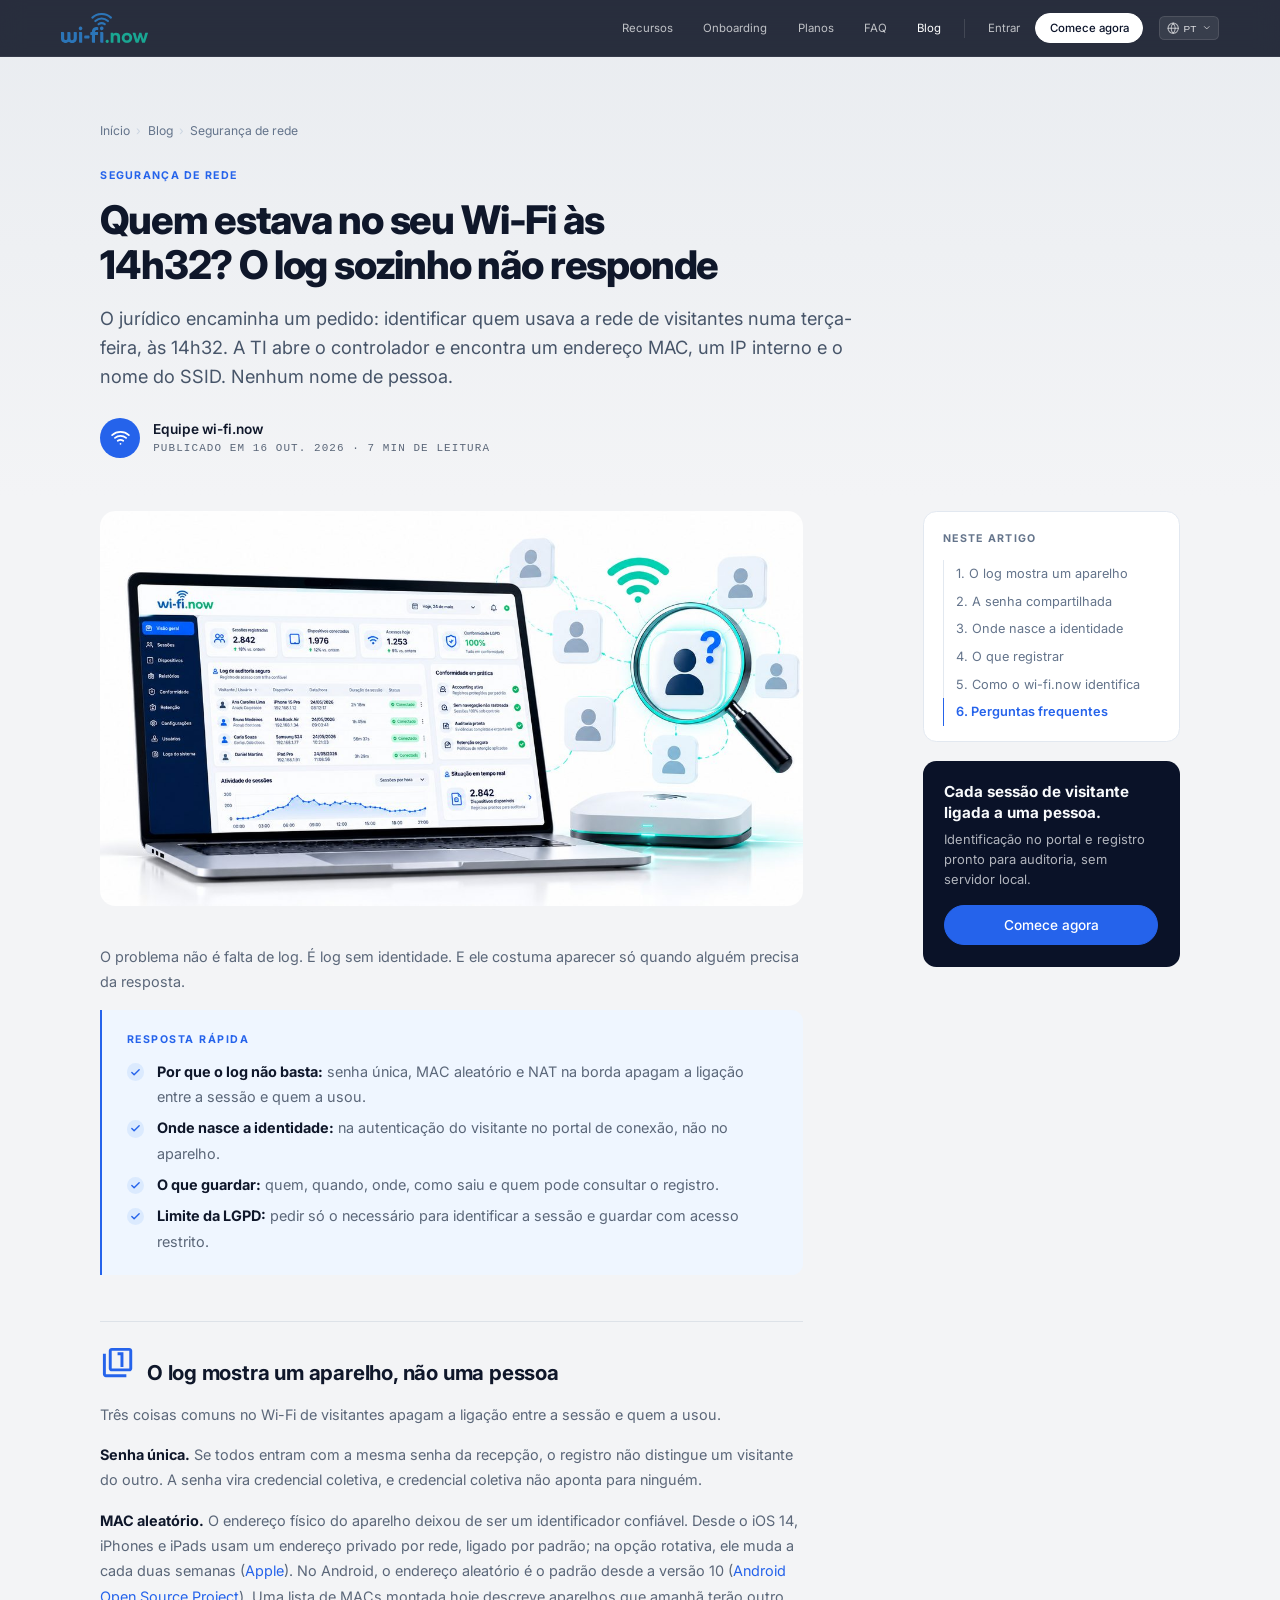
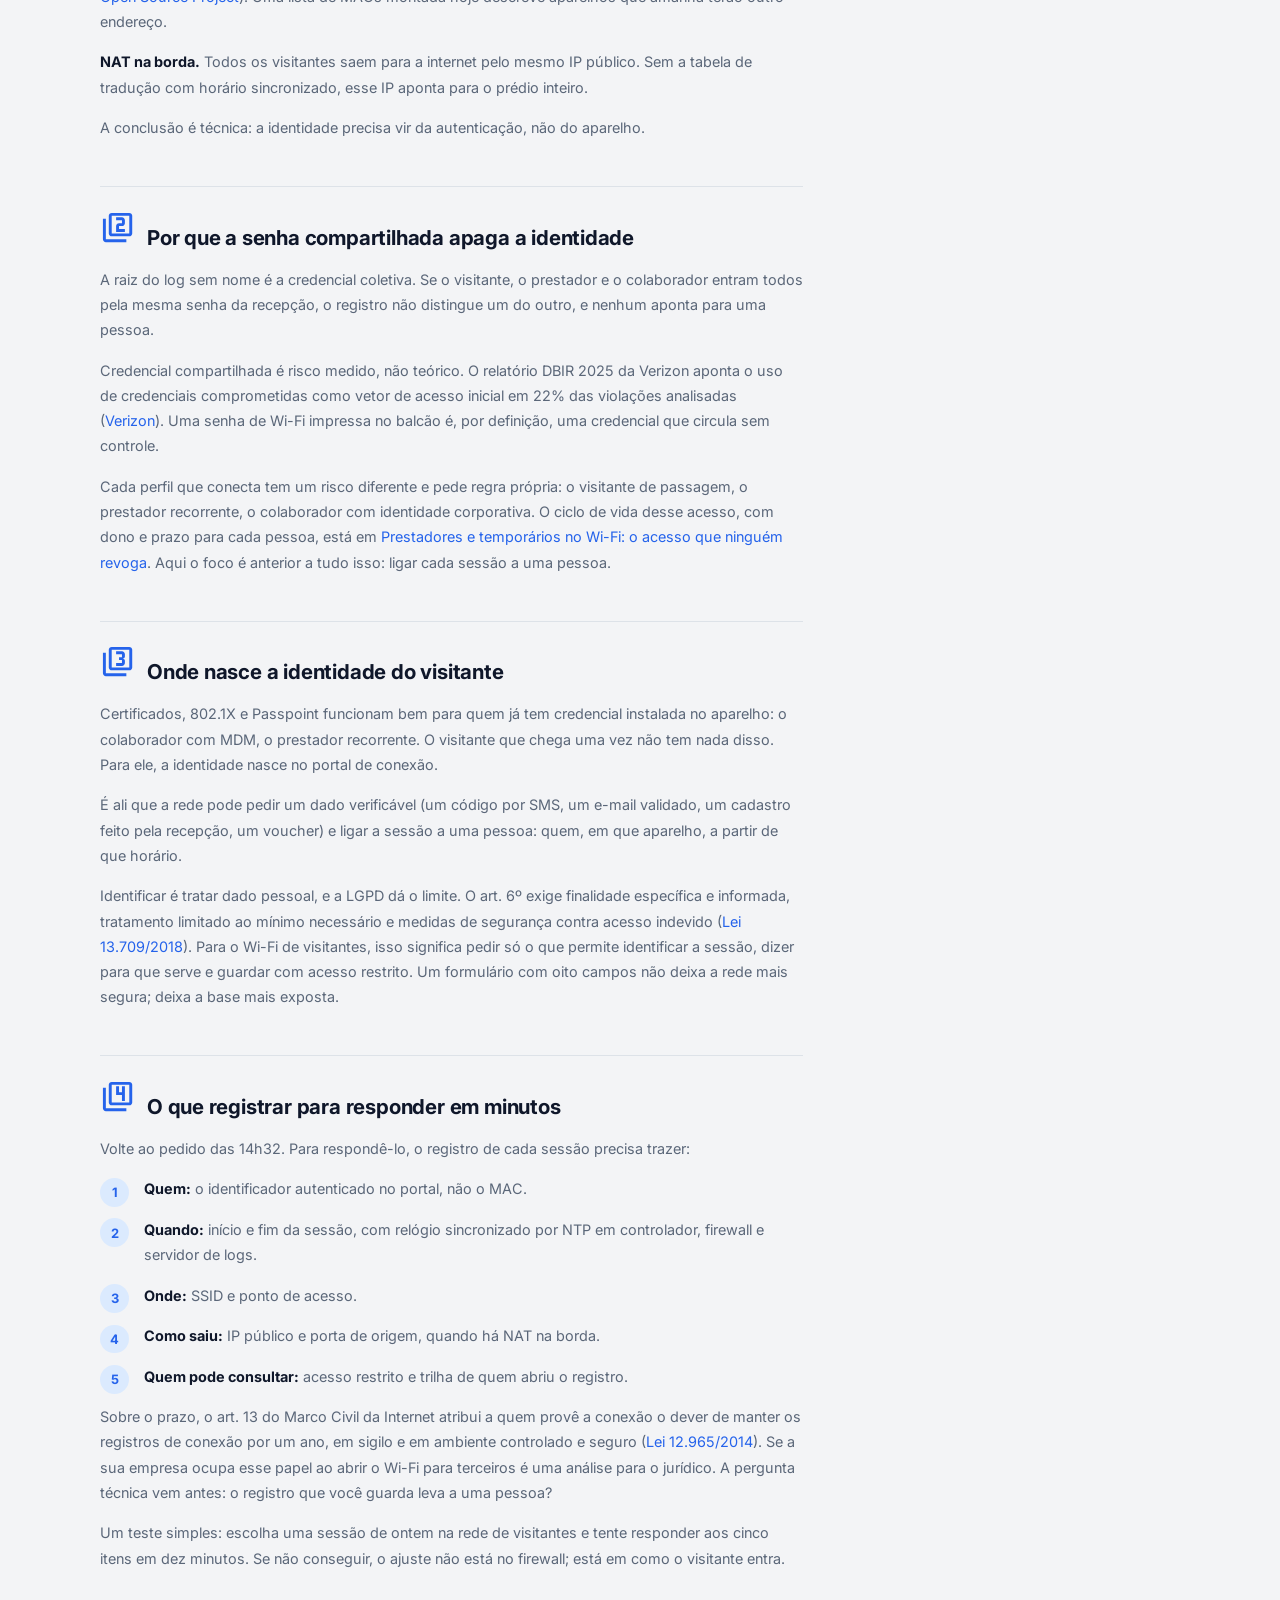
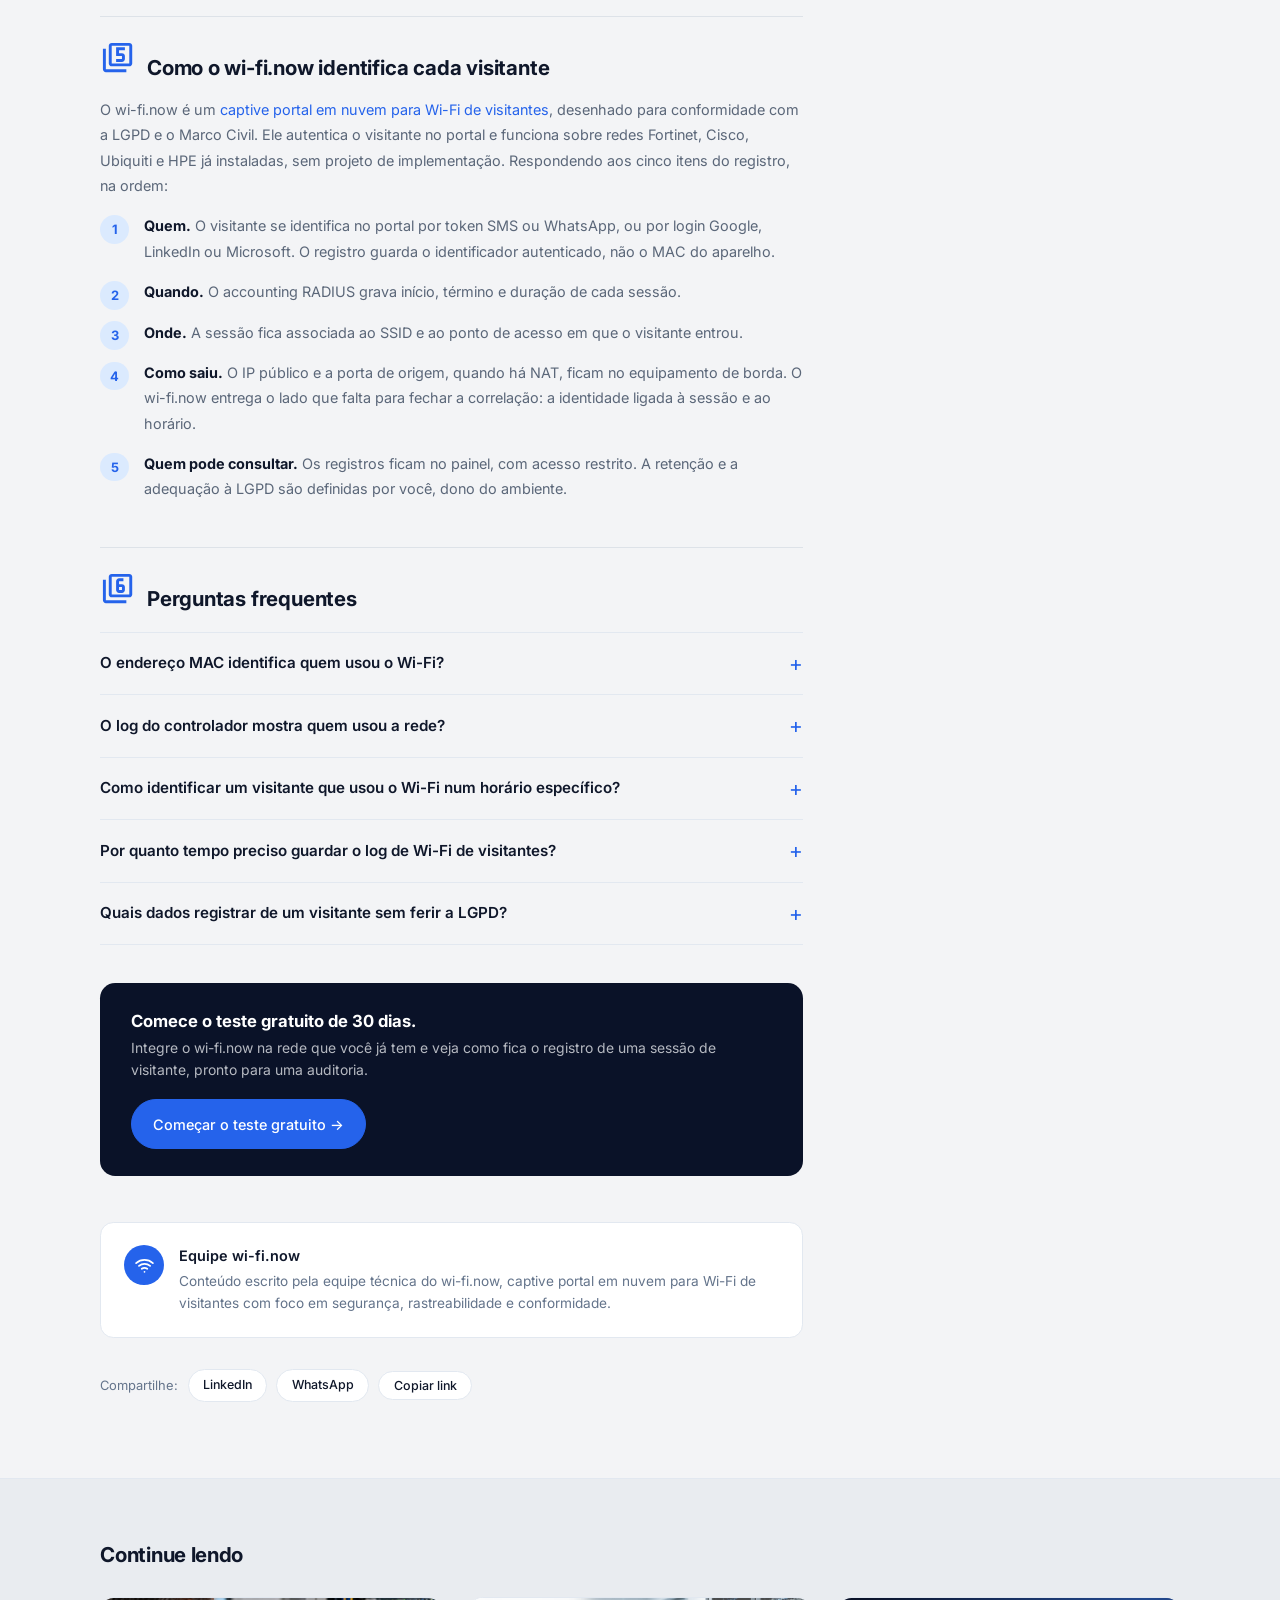
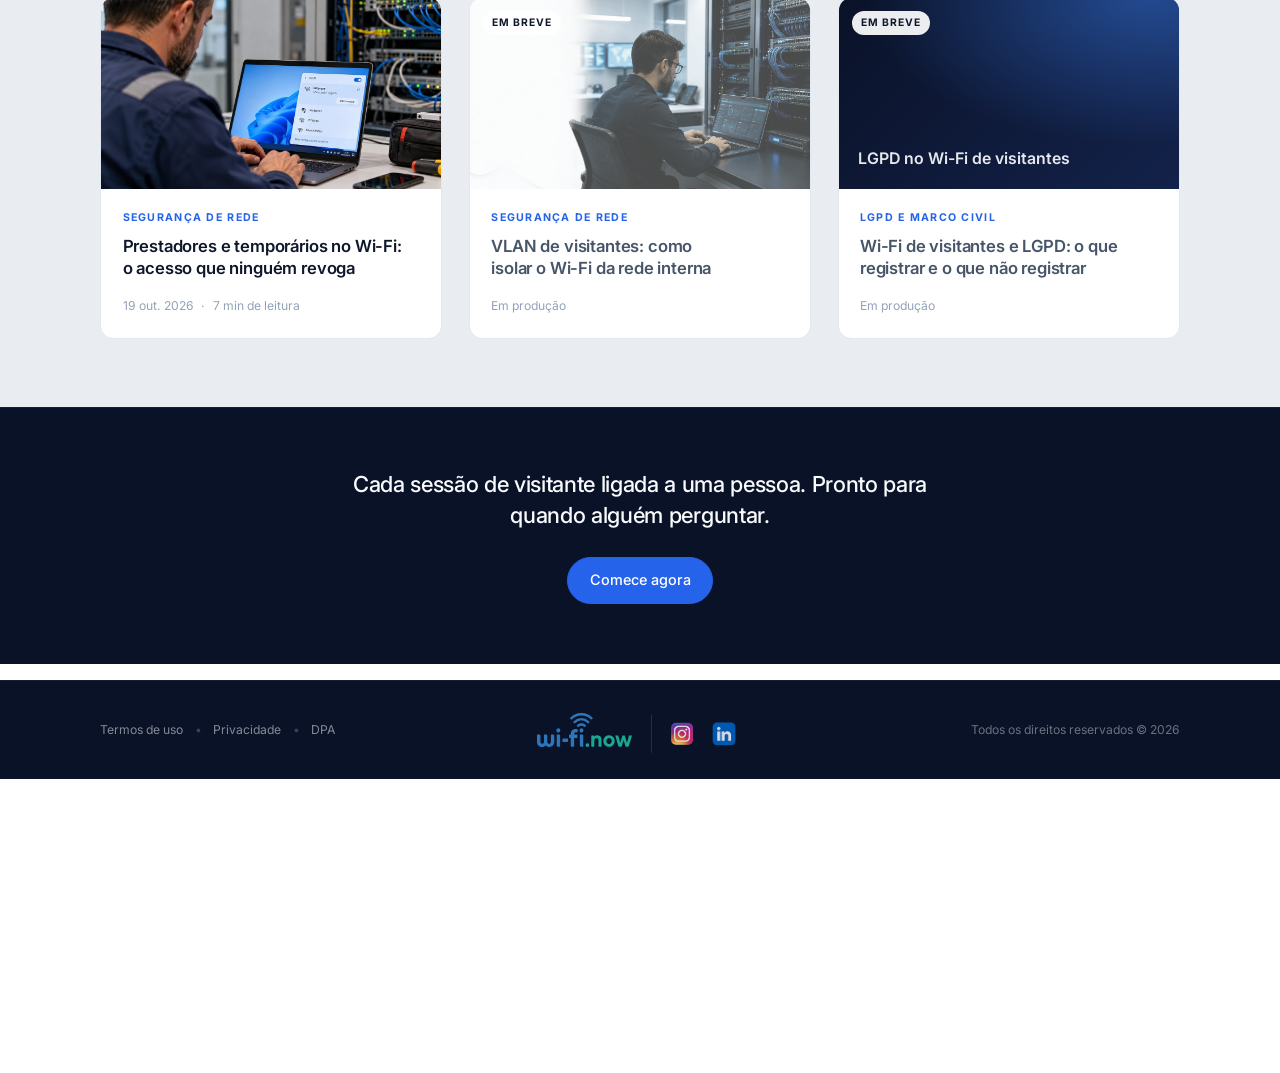
<file: blog/wifi-visitantes-identidade-no-log.html>
<!DOCTYPE html>
<html lang="pt-BR">
<head>
    <meta charset="UTF-8">
    <meta name="viewport" content="width=device-width, initial-scale=1.0">
    <title>Identificar visitante no Wi-Fi: por que o log não basta</title>
    <meta name="description" content="MAC aleatório, NAT e senha compartilhada apagam quem usou o Wi-Fi de visitantes. Veja como ligar cada sessão a uma pessoa e registrar para auditoria.">
    <link rel="canonical" href="https://wi-fi.now/blog/wifi-visitantes-identidade-no-log">
    <link rel="icon" type="image/svg+xml" href="../assets/logowi-finow.svg">
    <!-- Open Graph / compartilhamento em redes e WhatsApp -->
    <meta property="og:locale" content="pt_BR">
    <meta property="og:type" content="article">
    <meta property="og:site_name" content="wi-fi.now">
    <meta property="og:url" content="https://wi-fi.now/blog/wifi-visitantes-identidade-no-log">
    <meta property="og:title" content="Quem estava no seu Wi-Fi às 14h32? O log sozinho não responde">
    <meta property="og:description" content="MAC aleatório, NAT e senha compartilhada apagam quem usou o Wi-Fi de visitantes. Veja como ligar cada sessão a uma pessoa e registrar para auditoria.">
    <meta property="og:image" content="https://wi-fi.now/assets/blog/wifi-visitantes-identidade-no-log.jpg">
    <meta property="og:image:width" content="1200">
    <meta property="og:image:height" content="675">
    <meta property="article:published_time" content="2026-10-16T09:00:00-03:00">
    <meta property="article:modified_time" content="2026-10-16T09:00:00-03:00">
    <meta property="article:section" content="Segurança de rede">
    <meta name="twitter:card" content="summary_large_image">
    <meta name="twitter:title" content="Quem estava no seu Wi-Fi às 14h32? O log sozinho não responde">
    <meta name="twitter:description" content="MAC aleatório, NAT e senha compartilhada apagam quem usou o Wi-Fi de visitantes. Veja como ligar cada sessão a uma pessoa e registrar para auditoria.">
    <meta name="twitter:image" content="https://wi-fi.now/assets/blog/wifi-visitantes-identidade-no-log.jpg">
    <script type="application/ld+json">
    {
      "@context": "https://schema.org",
      "@graph": [
        {
          "@type": "BlogPosting",
          "@id": "https://wi-fi.now/blog/wifi-visitantes-identidade-no-log#artigo",
          "headline": "Quem estava no seu Wi-Fi às 14h32? O log sozinho não responde",
          "description": "MAC aleatório, NAT e senha compartilhada apagam quem usou o Wi-Fi de visitantes. Veja como ligar cada sessão a uma pessoa e registrar para auditoria.",
          "image": "https://wi-fi.now/assets/blog/wifi-visitantes-identidade-no-log.jpg",
          "datePublished": "2026-10-16T09:00:00-03:00",
          "dateModified": "2026-10-16T09:00:00-03:00",
          "inLanguage": "pt-BR",
          "articleSection": "Segurança de rede",
          "keywords": "identificar visitante no Wi-Fi, log de Wi-Fi de visitantes, MAC aleatório identificação, registro de conexão Marco Civil, captive portal identificação de visitante, LGPD Wi-Fi de visitantes",
          "mainEntityOfPage": "https://wi-fi.now/blog/wifi-visitantes-identidade-no-log",
          "author": {
            "@type": "Organization",
            "name": "Equipe wi-fi.now",
            "url": "https://wi-fi.now/"
          },
          "publisher": {
            "@type": "Organization",
            "name": "wi-fi.now",
            "url": "https://wi-fi.now/",
            "logo": { "@type": "ImageObject", "url": "https://wi-fi.now/assets/logowi-finow.svg" }
          },
          "isPartOf": { "@id": "https://wi-fi.now/blog/#blog" }
        },
        {
          "@type": "BreadcrumbList",
          "itemListElement": [
            { "@type": "ListItem", "position": 1, "name": "Início", "item": "https://wi-fi.now/" },
            { "@type": "ListItem", "position": 2, "name": "Blog", "item": "https://wi-fi.now/blog/" },
            { "@type": "ListItem", "position": 3, "name": "Quem estava no seu Wi-Fi às 14h32?", "item": "https://wi-fi.now/blog/wifi-visitantes-identidade-no-log" }
          ]
        },
        {
          "@type": "FAQPage",
          "mainEntity": [
            {
              "@type": "Question",
              "name": "O endereço MAC identifica quem usou o Wi-Fi?",
              "acceptedAnswer": { "@type": "Answer", "text": "Não de forma confiável. Celulares usam MAC aleatório por padrão, no iOS e no Android, e esse endereço muda com o tempo. Uma lista de MACs montada hoje descreve aparelhos que amanhã terão outro endereço, não pessoas." }
            },
            {
              "@type": "Question",
              "name": "O log do controlador mostra quem usou a rede?",
              "acceptedAnswer": { "@type": "Answer", "text": "Mostra um aparelho, não uma pessoa. Em geral aparece um MAC, um IP interno e o nome do SSID, sem nome de ninguém. A identidade precisa vir da autenticação no portal, não do aparelho." }
            },
            {
              "@type": "Question",
              "name": "Como identificar um visitante que usou o Wi-Fi num horário específico?",
              "acceptedAnswer": { "@type": "Answer", "text": "Ligando a sessão a uma identidade capturada no portal de conexão, por token SMS, e-mail validado ou voucher. O registro precisa guardar quem, quando (com relógio sincronizado por NTP), onde (SSID e ponto de acesso) e, quando há NAT, o IP público e a porta de origem." }
            },
            {
              "@type": "Question",
              "name": "Por quanto tempo preciso guardar o log de Wi-Fi de visitantes?",
              "acceptedAnswer": { "@type": "Answer", "text": "O art. 13 do Marco Civil atribui a quem provê a conexão o dever de guardar os registros de conexão por um ano, em sigilo e ambiente seguro. Se a sua empresa ocupa esse papel ao abrir o Wi-Fi para terceiros é análise para o jurídico. A pergunta técnica vem antes: o registro que você guarda leva a uma pessoa?" }
            },
            {
              "@type": "Question",
              "name": "Quais dados registrar de um visitante sem ferir a LGPD?",
              "acceptedAnswer": { "@type": "Answer", "text": "Só o necessário para identificar a sessão. O art. 6º da LGPD pede finalidade específica, tratamento mínimo e segurança contra acesso indevido. Um formulário de oito campos não deixa a rede mais segura, deixa a base mais exposta." }
            }
          ]
        }
      ]
    }
    </script>
    <link rel="preconnect" href="https://fonts.googleapis.com">
    <link rel="preconnect" href="https://fonts.gstatic.com" crossorigin>
    <link rel="stylesheet" href="../styles.css?v=146">
    <link href="https://fonts.googleapis.com/css2?family=Inter:wght@400;500;600;700;800&display=swap" rel="stylesheet">
</head>
<body>
    <!-- Navbar -->
    <nav class="navbar">
        <div class="container nav-container">
            <a href="../index.html" class="logo">
                <img src="../assets/logowi-finow.svg" alt="wi-fi.now logo">
            </a>
            <div class="nav-right">
                <div class="nav-links" id="nav-links">
                    <a href="../recursos.html" data-i18n="header.recursos">Recursos</a>
                    <a href="../como-funciona.html" data-i18n="header.onboarding">Onboarding</a>
                    <a href="../planos.html" data-i18n="header.planos">Planos</a>
                    <a href="../faq.html" data-i18n="header.faq">FAQ</a>
                    <a href="./" data-i18n="header.blog" aria-current="page">Blog</a>
                    <a href="#" class="nav-mobile-login" data-i18n="header.nav_mobile_login">Entrar</a>
                </div>
                <span class="nav-divider"></span>
                <div class="nav-actions">
                    <a href="#" class="login-link" data-i18n="header.entrar">Entrar</a>
                    <a href="#" class="btn btn-pill" data-i18n="header.comece_agora">Comece agora</a>
                    <div class="language-selector-wrap">
                        <svg class="language-selector-icon" xmlns="http://www.w3.org/2000/svg" width="15" height="15" viewBox="0 0 24 24" fill="none" stroke="currentColor" stroke-width="2" stroke-linecap="round" stroke-linejoin="round" aria-hidden="true"><circle cx="12" cy="12" r="10"></circle><line x1="2" y1="12" x2="22" y2="12"></line><path d="M12 2a15.3 15.3 0 0 1 4 10 15.3 15.3 0 0 1-4 10 15.3 15.3 0 0 1-4-10 15.3 15.3 0 0 1 4-10z"></path></svg>
                        <select id="language-selector" class="language-selector" aria-label="Selecionar idioma">
                            <option value="pt">PT</option>
                            <option value="es">ES</option>
                            <option value="en">EN</option>
                        </select>
                        <svg class="language-selector-caret" xmlns="http://www.w3.org/2000/svg" width="12" height="12" viewBox="0 0 24 24" fill="none" stroke="currentColor" stroke-width="2.5" stroke-linecap="round" stroke-linejoin="round" aria-hidden="true"><polyline points="6 9 12 15 18 9"></polyline></svg>
                    </div>
                </div>
                <button type="button" class="nav-toggle" aria-label="Abrir menu" aria-expanded="false" aria-controls="nav-links">
                    <span></span>
                    <span></span>
                    <span></span>
                </button>
            </div>
        </div>
    </nav>

    <main class="bl-page">
        <header class="bl-post-head">
            <div class="container">
                <div class="bl-post-head-inner">
                    <nav class="bl-breadcrumb" aria-label="Você está em">
                        <ol>
                            <li><a href="../index.html">Início</a></li>
                            <li><a href="./">Blog</a></li>
                            <li aria-current="page">Segurança de rede</li>
                        </ol>
                    </nav>
                    <span class="bl-tag">Segurança de rede</span>
                    <h1 class="bl-post-title">Quem estava no seu Wi-Fi às 14h32? O log sozinho não responde</h1>
                    <p class="bl-post-lead">O jurídico encaminha um pedido: identificar quem usava a rede de visitantes numa terça-feira, às 14h32. A TI abre o controlador e encontra um endereço MAC, um IP interno e o nome do SSID. Nenhum nome de pessoa.</p>
                    <div class="bl-byline">
                        <span class="bl-avatar" aria-hidden="true">
                            <svg xmlns="http://www.w3.org/2000/svg" width="20" height="20" viewBox="0 0 24 24" fill="none" stroke="currentColor" stroke-width="2.2" stroke-linecap="round" stroke-linejoin="round"><path d="M5 12.55a11 11 0 0 1 14.08 0"></path><path d="M1.42 9a16 16 0 0 1 21.16 0"></path><path d="M8.53 16.11a6 6 0 0 1 6.95 0"></path><line x1="12" y1="20" x2="12.01" y2="20"></line></svg>
                        </span>
                        <div>
                            <span class="bl-byline-name">Equipe wi-fi.now</span>
                            <div class="bl-meta">
                                <span>Publicado em <time datetime="2026-10-16">16 out. 2026</time></span>
                                <span aria-hidden="true">·</span>
                                <span>7 min de leitura</span>
                            </div>
                        </div>
                    </div>
                </div>
            </div>
        </header>

        <div class="container bl-post-layout">
            <aside class="bl-post-aside">
                <nav class="bl-toc" aria-label="Neste artigo">
                    <span class="bl-toc-title">Neste artigo</span>
                    <ol>
                        <li><a href="#aparelho-nao-pessoa">O log mostra um aparelho</a></li>
                        <li><a href="#perfis">A senha compartilhada</a></li>
                        <li><a href="#identidade">Onde nasce a identidade</a></li>
                        <li><a href="#o-que-guardar">O que registrar</a></li>
                        <li><a href="#wi-fi-now">Como o wi-fi.now identifica</a></li>
                        <li><a href="#perguntas-frequentes">Perguntas frequentes</a></li>
                    </ol>
                </nav>
                <div class="bl-aside-cta">
                    <strong>Cada sessão de visitante ligada a uma pessoa.</strong>
                    <p>Identificação no portal e registro pronto para auditoria, sem servidor local.</p>
                    <a href="#" class="btn btn-primary">Comece agora</a>
                </div>
            </aside>

            <article class="bl-post-main">
                <figure class="bl-cover">
                    <img src="../assets/blog/wifi-visitantes-identidade-no-log.jpg" alt="Notebook com o painel de sessões do wi-fi.now e uma lupa sobre um visitante não identificado na rede" width="1200" height="675" fetchpriority="high">
                </figure>

                <div class="bl-prose">
                    <p>O problema não é falta de log. É log sem identidade. E ele costuma aparecer só quando alguém precisa da resposta.</p>

                    <div class="bl-answer">
                        <span class="bl-answer-label">Resposta rápida</span>
                        <ul class="bl-check">
                            <li><strong>Por que o log não basta:</strong> senha única, MAC aleatório e NAT na borda apagam a ligação entre a sessão e quem a usou.</li>
                            <li><strong>Onde nasce a identidade:</strong> na autenticação do visitante no portal de conexão, não no aparelho.</li>
                            <li><strong>O que guardar:</strong> quem, quando, onde, como saiu e quem pode consultar o registro.</li>
                            <li><strong>Limite da LGPD:</strong> pedir só o necessário para identificar a sessão e guardar com acesso restrito.</li>
                        </ul>
                    </div>

                    <h2 id="aparelho-nao-pessoa">O log mostra um aparelho, não uma pessoa</h2>
                    <p>Três coisas comuns no Wi-Fi de visitantes apagam a ligação entre a sessão e quem a usou.</p>
                    <p><strong>Senha única.</strong> Se todos entram com a mesma senha da recepção, o registro não distingue um visitante do outro. A senha vira credencial coletiva, e credencial coletiva não aponta para ninguém.</p>
                    <p><strong>MAC aleatório.</strong> O endereço físico do aparelho deixou de ser um identificador confiável. Desde o iOS 14, iPhones e iPads usam um endereço privado por rede, ligado por padrão; na opção rotativa, ele muda a cada duas semanas (<a href="https://support.apple.com/en-gb/HT211949" target="_blank" rel="noopener">Apple</a>). No Android, o endereço aleatório é o padrão desde a versão 10 (<a href="https://source.android.com/docs/core/connect/wifi-mac-randomization-behavior" target="_blank" rel="noopener">Android Open Source Project</a>). Uma lista de MACs montada hoje descreve aparelhos que amanhã terão outro endereço.</p>
                    <p><strong>NAT na borda.</strong> Todos os visitantes saem para a internet pelo mesmo IP público. Sem a tabela de tradução com horário sincronizado, esse IP aponta para o prédio inteiro.</p>
                    <p>A conclusão é técnica: a identidade precisa vir da autenticação, não do aparelho.</p>

                    <h2 id="perfis">Por que a senha compartilhada apaga a identidade</h2>
                    <p>A raiz do log sem nome é a credencial coletiva. Se o visitante, o prestador e o colaborador entram todos pela mesma senha da recepção, o registro não distingue um do outro, e nenhum aponta para uma pessoa.</p>
                    <p>Credencial compartilhada é risco medido, não teórico. O relatório DBIR 2025 da Verizon aponta o uso de credenciais comprometidas como vetor de acesso inicial em 22% das violações analisadas (<a href="https://www.verizon.com/business/resources/articles/credential-stuffing-attacks-2025-dbir-research/" target="_blank" rel="noopener">Verizon</a>). Uma senha de Wi-Fi impressa no balcão é, por definição, uma credencial que circula sem controle.</p>
                    <p>Cada perfil que conecta tem um risco diferente e pede regra própria: o visitante de passagem, o prestador recorrente, o colaborador com identidade corporativa. O ciclo de vida desse acesso, com dono e prazo para cada pessoa, está em <a href="wifi-prestadores-temporarios-revogar-acesso.html">Prestadores e temporários no Wi-Fi: o acesso que ninguém revoga</a>. Aqui o foco é anterior a tudo isso: ligar cada sessão a uma pessoa.</p>

                    <h2 id="identidade">Onde nasce a identidade do visitante</h2>
                    <p>Certificados, 802.1X e Passpoint funcionam bem para quem já tem credencial instalada no aparelho: o colaborador com MDM, o prestador recorrente. O visitante que chega uma vez não tem nada disso. Para ele, a identidade nasce no portal de conexão.</p>
                    <p>É ali que a rede pode pedir um dado verificável (um código por SMS, um e-mail validado, um cadastro feito pela recepção, um voucher) e ligar a sessão a uma pessoa: quem, em que aparelho, a partir de que horário.</p>
                    <p>Identificar é tratar dado pessoal, e a LGPD dá o limite. O art. 6º exige finalidade específica e informada, tratamento limitado ao mínimo necessário e medidas de segurança contra acesso indevido (<a href="https://www.planalto.gov.br/ccivil_03/_ato2015-2018/2018/lei/l13709.htm" target="_blank" rel="noopener">Lei 13.709/2018</a>). Para o Wi-Fi de visitantes, isso significa pedir só o que permite identificar a sessão, dizer para que serve e guardar com acesso restrito. Um formulário com oito campos não deixa a rede mais segura; deixa a base mais exposta.</p>

                    <h2 id="o-que-guardar">O que registrar para responder em minutos</h2>
                    <p>Volte ao pedido das 14h32. Para respondê-lo, o registro de cada sessão precisa trazer:</p>
                    <ol class="bl-steps">
                        <li><strong>Quem:</strong> o identificador autenticado no portal, não o MAC.</li>
                        <li><strong>Quando:</strong> início e fim da sessão, com relógio sincronizado por NTP em controlador, firewall e servidor de logs.</li>
                        <li><strong>Onde:</strong> SSID e ponto de acesso.</li>
                        <li><strong>Como saiu:</strong> IP público e porta de origem, quando há NAT na borda.</li>
                        <li><strong>Quem pode consultar:</strong> acesso restrito e trilha de quem abriu o registro.</li>
                    </ol>
                    <p>Sobre o prazo, o art. 13 do Marco Civil da Internet atribui a quem provê a conexão o dever de manter os registros de conexão por um ano, em sigilo e em ambiente controlado e seguro (<a href="https://www.planalto.gov.br/ccivil_03/_ato2011-2014/2014/lei/l12965.htm" target="_blank" rel="noopener">Lei 12.965/2014</a>). Se a sua empresa ocupa esse papel ao abrir o Wi-Fi para terceiros é uma análise para o jurídico. A pergunta técnica vem antes: o registro que você guarda leva a uma pessoa?</p>
                    <p>Um teste simples: escolha uma sessão de ontem na rede de visitantes e tente responder aos cinco itens em dez minutos. Se não conseguir, o ajuste não está no firewall; está em como o visitante entra.</p>

                    <h2 id="wi-fi-now">Como o wi-fi.now identifica cada visitante</h2>
                    <p>O wi-fi.now é um <a href="../recursos.html">captive portal em nuvem para Wi-Fi de visitantes</a>, desenhado para conformidade com a LGPD e o Marco Civil. Ele autentica o visitante no portal e funciona sobre redes Fortinet, Cisco, Ubiquiti e HPE já instaladas, sem projeto de implementação. Respondendo aos cinco itens do registro, na ordem:</p>
                    <ol class="bl-steps">
                        <li><strong>Quem.</strong> O visitante se identifica no portal por token SMS ou WhatsApp, ou por login Google, LinkedIn ou Microsoft. O registro guarda o identificador autenticado, não o MAC do aparelho.</li>
                        <li><strong>Quando.</strong> O accounting RADIUS grava início, término e duração de cada sessão.</li>
                        <li><strong>Onde.</strong> A sessão fica associada ao SSID e ao ponto de acesso em que o visitante entrou.</li>
                        <li><strong>Como saiu.</strong> O IP público e a porta de origem, quando há NAT, ficam no equipamento de borda. O wi-fi.now entrega o lado que falta para fechar a correlação: a identidade ligada à sessão e ao horário.</li>
                        <li><strong>Quem pode consultar.</strong> Os registros ficam no painel, com acesso restrito. A retenção e a adequação à LGPD são definidas por você, dono do ambiente.</li>
                    </ol>

                    <h2 id="perguntas-frequentes">Perguntas frequentes</h2>
                    <!-- Mesmas perguntas e respostas do FAQPage no topo do arquivo -->
                    <div class="ft-accordion">
                        <details>
                            <summary>O endereço MAC identifica quem usou o Wi-Fi?</summary>
                            <div class="ft-acc-body">
                                <p>Não de forma confiável. Celulares usam MAC aleatório por padrão, no iOS e no Android, e esse endereço muda com o tempo. Uma lista de MACs montada hoje descreve aparelhos que amanhã terão outro endereço, não pessoas.</p>
                            </div>
                        </details>
                        <details>
                            <summary>O log do controlador mostra quem usou a rede?</summary>
                            <div class="ft-acc-body">
                                <p>Mostra um aparelho, não uma pessoa. Em geral aparece um MAC, um IP interno e o nome do SSID, sem nome de ninguém. A identidade precisa vir da autenticação no portal, não do aparelho.</p>
                            </div>
                        </details>
                        <details>
                            <summary>Como identificar um visitante que usou o Wi-Fi num horário específico?</summary>
                            <div class="ft-acc-body">
                                <p>Ligando a sessão a uma identidade capturada no portal de conexão, por token SMS, e-mail validado ou voucher. O registro precisa guardar quem, quando (com relógio sincronizado por NTP), onde (SSID e ponto de acesso) e, quando há NAT, o IP público e a porta de origem.</p>
                            </div>
                        </details>
                        <details>
                            <summary>Por quanto tempo preciso guardar o log de Wi-Fi de visitantes?</summary>
                            <div class="ft-acc-body">
                                <p>O art. 13 do Marco Civil atribui a quem provê a conexão o dever de guardar os registros de conexão por um ano, em sigilo e ambiente seguro. Se a sua empresa ocupa esse papel ao abrir o Wi-Fi para terceiros é análise para o jurídico. A pergunta técnica vem antes: o registro que você guarda leva a uma pessoa?</p>
                            </div>
                        </details>
                        <details>
                            <summary>Quais dados registrar de um visitante sem ferir a LGPD?</summary>
                            <div class="ft-acc-body">
                                <p>Só o necessário para identificar a sessão. O art. 6º da LGPD pede finalidade específica, tratamento mínimo e segurança contra acesso indevido. Um formulário de oito campos não deixa a rede mais segura, deixa a base mais exposta.</p>
                            </div>
                        </details>
                    </div>

                    <div class="bl-inline-cta">
                        <div>
                            <strong>Comece o teste gratuito de 30 dias.</strong>
                            <p>Integre o wi-fi.now na rede que você já tem e veja como fica o registro de uma sessão de visitante, pronto para uma auditoria.</p>
                        </div>
                        <a href="../planos.html" class="btn btn-primary">Começar o teste gratuito &rarr;</a>
                    </div>
                </div>

                <div class="bl-author">
                    <span class="bl-avatar" aria-hidden="true">
                        <svg xmlns="http://www.w3.org/2000/svg" width="20" height="20" viewBox="0 0 24 24" fill="none" stroke="currentColor" stroke-width="2.2" stroke-linecap="round" stroke-linejoin="round"><path d="M5 12.55a11 11 0 0 1 14.08 0"></path><path d="M1.42 9a16 16 0 0 1 21.16 0"></path><path d="M8.53 16.11a6 6 0 0 1 6.95 0"></path><line x1="12" y1="20" x2="12.01" y2="20"></line></svg>
                    </span>
                    <div>
                        <span class="bl-author-name">Equipe wi-fi.now</span>
                        <p>Conteúdo escrito pela equipe técnica do wi-fi.now, captive portal em nuvem para Wi-Fi de visitantes com foco em segurança, rastreabilidade e conformidade.</p>
                    </div>
                </div>

                <div class="bl-share">
                    <span>Compartilhe:</span>
                    <a href="https://www.linkedin.com/sharing/share-offsite/?url=https%3A%2F%2Fwi-fi.now%2Fblog%2Fwifi-visitantes-identidade-no-log" target="_blank" rel="noopener">LinkedIn</a>
                    <a href="https://wa.me/?text=Quem%20estava%20no%20seu%20Wi-Fi%20%C3%A0s%2014h32%3F%20O%20log%20sozinho%20n%C3%A3o%20responde%20https%3A%2F%2Fwi-fi.now%2Fblog%2Fwifi-visitantes-identidade-no-log" target="_blank" rel="noopener">WhatsApp</a>
                    <button type="button" data-copy-link>Copiar link</button>
                </div>
            </article>
        </div>

        <!-- Relacionados: troque os cards "Em breve" pelos artigos quando forem publicados -->
        <section class="bl-related">
            <div class="container">
                <h2 class="bl-section-title">Continue lendo</h2>
                <div class="bl-grid">
                    <article class="bl-item">
                        <a class="bl-card" href="wifi-prestadores-temporarios-revogar-acesso.html">
                            <div class="bl-card-media">
                                <img src="../assets/blog/wifi-prestadores-temporarios-revogar-acesso.jpg" alt="Técnico de manutenção ao lado do rack de rede, com o notebook conectado ao Wi-Fi interno da empresa" width="1200" height="675" loading="lazy" decoding="async">
                            </div>
                            <div class="bl-card-body">
                                <span class="bl-tag">Segurança de rede</span>
                                <h3 class="bl-card-title">Prestadores e temporários no Wi-Fi: o acesso que ninguém revoga</h3>
                                <div class="bl-meta"><time datetime="2026-10-19">19 out. 2026</time><span aria-hidden="true">·</span><span>7 min de leitura</span></div>
                            </div>
                        </a>
                    </article>
                    <article class="bl-item">
                        <div class="bl-card is-soon">
                            <div class="bl-card-media">
                                <img src="../assets/blog/vlan-visitantes.jpg" alt="Analista de TI trabalhando ao lado do rack de rede" width="1200" height="675" loading="lazy" decoding="async">
                                <span class="bl-soon-badge">Em breve</span>
                            </div>
                            <div class="bl-card-body">
                                <span class="bl-tag">Segurança de rede</span>
                                <h3 class="bl-card-title">VLAN de visitantes: como isolar o Wi-Fi da rede interna</h3>
                                <div class="bl-meta"><span>Em produção</span></div>
                            </div>
                        </div>
                    </article>
                    <article class="bl-item">
                        <div class="bl-card is-soon">
                            <div class="bl-card-media bl-card-media--ph">
                                <span class="bl-ph-title">LGPD no Wi-Fi de visitantes</span>
                                <span class="bl-soon-badge">Em breve</span>
                            </div>
                            <div class="bl-card-body">
                                <span class="bl-tag">LGPD e Marco Civil</span>
                                <h3 class="bl-card-title">Wi-Fi de visitantes e LGPD: o que registrar e o que não registrar</h3>
                                <div class="bl-meta"><span>Em produção</span></div>
                            </div>
                        </div>
                    </article>
                </div>
            </div>
        </section>
    </main>

    <!-- CTA final -->
    <section class="ln-cta">
        <div class="container ln-cta-container">
            <blockquote>Cada sessão de visitante ligada a uma pessoa. Pronto para quando alguém perguntar.</blockquote>
            <div class="ln-cta-actions">
                <a href="../planos.html" class="btn btn-primary">Comece agora</a>
            </div>
        </div>
    </section>

    <!-- Footer -->
    <footer class="footer">
        <div class="container footer-container">
            <div class="footer-left">
                <a href="../termos.html" data-i18n="footer.termos">Termos</a>
                <span class="footer-bullet">•</span>
                <a href="../privacidade.html" data-i18n="footer.privacidade">Privacidade</a>
                <span class="footer-bullet">•</span>
                <a href="../dpa.html">DPA</a>
            </div>
            <div class="footer-center">
                <a href="../index.html" class="footer-logo">
                    <img src="../assets/logowi-finow.svg" alt="wi-fi.now logo">
                </a>
                <div class="footer-social">
                    <a href="https://www.instagram.com/wifi.now_/" target="_blank" rel="noopener" aria-label="Instagram">
                        <img src="../assets/insta.png" alt="Instagram" loading="lazy" decoding="async">
                    </a>
                    <a href="https://www.linkedin.com/company/wi-finow/" target="_blank" rel="noopener" aria-label="LinkedIn">
                        <img src="../assets/linkedin.webp" alt="LinkedIn" class="footer-social-linkedin" loading="lazy" decoding="async">
                    </a>
                </div>
            </div>
            <div class="footer-right">
                <span class="copyright" data-i18n="footer.copyright">Todos os direitos reservados © 2026</span>
            </div>
        </div>
    </footer>

    <script>
        document.addEventListener('DOMContentLoaded', () => {
            const navbar = document.querySelector('.navbar');
            const navToggle = document.querySelector('.nav-toggle');
            if (navToggle && navbar) {
                navToggle.addEventListener('click', () => {
                    const isOpen = navbar.classList.toggle('nav-open');
                    navToggle.setAttribute('aria-expanded', isOpen ? 'true' : 'false');
                    navToggle.setAttribute('aria-label', isOpen ? 'Fechar menu' : 'Abrir menu');
                });
                navbar.querySelectorAll('.nav-links a').forEach(link => {
                    link.addEventListener('click', () => {
                        navbar.classList.remove('nav-open');
                        navToggle.setAttribute('aria-expanded', 'false');
                    });
                });
            }
        });
    </script>
    <script src="blog.js?v=1"></script>
    <script src="../modal.js?v=5"></script>
    <script src="../i18n.js"></script>
</body>
</html>
</file>
<file: styles.css>
/* Reset & Base Styles */
* {
    margin: 0;
    padding: 0;
    box-sizing: border-box;
}

:root {
    --bg-dark: #0a1228;
    --bg-darker: #060c1e;
    --bg-light: #ffffff;
    --bg-light-soft: #f8fafc;
    --text-light: #f8fafc;
    --text-muted: #94a3b8;
    --text-muted-2: #cbd5e1;
    --text-dark: #0f172a;
    --text-dark-muted: #64748b;
    --primary: #2563eb;
    --primary-light: #3b82f6;
    --primary-hover: #1d4ed8;
    --primary-soft: #eff6ff;
    --primary-soft-2: #dbeafe;
    --border-color: #1e293b;
    --border-light: #e2e8f0;
}

body {
    font-family: 'Inter', sans-serif;
    background-color: #ffffff;
    color: var(--text-light);
    line-height: 1.5;
    -webkit-font-smoothing: antialiased;
    zoom: 95%;
    overflow-x: hidden;
}

a {
    text-decoration: none;
    color: inherit;
}

ul {
    list-style: none;
}

.container {
    max-width: 1200px;
    margin: 0 auto;
    padding: 0 2rem;
}

.text-primary {
    color: var(--primary);
}

.bg-light {
    background-color: var(--bg-light);
    color: var(--text-dark);
}

.text-center {
    text-align: center;
}

.mb-5 {
    margin-bottom: 3rem;
}

/* Buttons */
.btn {
    display: inline-flex;
    align-items: center;
    gap: 0.5rem;
    padding: 0.75rem 1.4rem;
    border-radius: 2rem;
    font-weight: 500;
    cursor: pointer;
    transition: background-color 0.2s, border-color 0.2s, transform 0.1s;
    font-size: 0.95rem;
    font-family: inherit;
    border: none;
}

.btn-primary {
    background-color: var(--primary);
    color: #fff;
    border: 1px solid var(--primary);
}

.btn-primary:hover {
    background-color: var(--primary-hover);
    border-color: var(--primary-hover);
}

.btn-outline {
    background-color: transparent;
    border: 1px solid rgba(255,255,255,0.15);
    color: var(--text-light);
}

.btn-outline:hover {
    border-color: rgba(255,255,255,0.4);
}

.btn-white {
    background-color: #fff;
    color: var(--text-dark);
    border: none;
    font-weight: 600;
    padding: 0.9rem 1.4rem;
}

.btn-white:hover {
    background-color: #f1f5f9;
}

/* ============================================================
   CTA Button: "Inscreva-se agora!" — Identidade azul wi-fi.now
   ============================================================ */
.btn-cta {
    position: relative;
    display: inline-flex;
    align-items: center;
    gap: 10px;
    padding: 14px 28px;
    background: #ffffff;
    color: #1d4ed8;
    font-weight: 700;
    font-size: 0.95rem;
    border-radius: 999px;
    text-decoration: none;
    overflow: hidden;
    cursor: pointer;
    letter-spacing: 0.01em;
    border: 1px solid rgba(255, 255, 255, 0.6);
    box-shadow:
        0 8px 24px -6px rgba(8, 22, 60, 0.45),
        0 2px 6px -2px rgba(8, 22, 60, 0.2),
        inset 0 1px 0 rgba(255, 255, 255, 0.95);
    transition: transform 0.25s cubic-bezier(0.34, 1.56, 0.64, 1),
                box-shadow 0.3s ease,
                background-color 0.25s ease,
                color 0.25s ease;
    animation: btn-pulse 2.6s ease-in-out infinite;
    white-space: nowrap;
}

.btn-cta-icon,
.btn-cta-arrow {
    display: inline-flex;
    align-items: center;
    justify-content: center;
    position: relative;
    z-index: 2;
}

.btn-cta-icon svg {
    fill: #2563eb;
    stroke: #2563eb;
    transition: transform 0.3s ease, fill 0.25s ease, stroke 0.25s ease;
}

.btn-cta-text {
    position: relative;
    z-index: 2;
}

.btn-cta-arrow {
    transition: transform 0.3s ease;
}

/* Brilho azul-claro que percorre o botão */
.btn-cta-shine {
    position: absolute;
    top: 0;
    left: -75%;
    width: 50%;
    height: 100%;
    background: linear-gradient(
        120deg,
        transparent 0%,
        rgba(37, 99, 235, 0.18) 50%,
        transparent 100%
    );
    transform: skewX(-20deg);
    animation: btn-shine 3.5s ease-in-out infinite;
    pointer-events: none;
    z-index: 1;
}

.btn-cta:hover {
    transform: translateY(-2px) scale(1.03);
    background: #2563eb;
    color: #ffffff;
    box-shadow:
        0 14px 32px -8px rgba(8, 22, 60, 0.55),
        0 6px 14px -4px rgba(37, 99, 235, 0.45),
        inset 0 1px 0 rgba(255, 255, 255, 0.2);
    animation-play-state: paused;
}

.btn-cta:hover .btn-cta-icon svg {
    fill: #ffffff;
    stroke: #ffffff;
    transform: rotate(-12deg) scale(1.15);
}

.btn-cta:hover .btn-cta-arrow {
    transform: translateX(4px);
}

.btn-cta:active {
    transform: translateY(0) scale(0.99);
}

@keyframes btn-pulse {
    0%, 100% {
        box-shadow:
            0 8px 24px -6px rgba(8, 22, 60, 0.45),
            0 2px 6px -2px rgba(8, 22, 60, 0.2),
            inset 0 1px 0 rgba(255, 255, 255, 0.95);
    }
    50% {
        box-shadow:
            0 10px 28px -6px rgba(8, 22, 60, 0.55),
            0 4px 10px -2px rgba(37, 99, 235, 0.4),
            inset 0 1px 0 rgba(255, 255, 255, 0.95);
    }
}

@keyframes btn-shine {
    0%   { left: -75%; }
    60%  { left: 125%; }
    100% { left: 125%; }
}

.play-icon {
    display: inline-flex;
    color: #fff;
}

/* Navbar — estilo Linear */
.navbar {
    padding: 0.85rem 0;
    position: fixed;
    top: 0;
    left: 0;
    width: 100%;
    z-index: 1000;
    background-color: rgba(6, 12, 30, 0.85);
    border-bottom: 1px solid rgba(255, 255, 255, 0.06);
    backdrop-filter: blur(12px);
    -webkit-backdrop-filter: blur(12px);
}

.nav-container {
    display: flex;
    justify-content: space-between;
    align-items: center;
    max-width: 100%;
    padding: 0 4rem;
}

.logo {
    display: inline-flex;
    align-items: center;
    transition: opacity 0.2s ease;
}

.logo:hover {
    opacity: 0.85;
}

.logo img {
    height: 32px;
    display: block;
}

.nav-right {
    display: flex;
    align-items: center;
    gap: 1.5rem;
}

.nav-links {
    display: flex;
    gap: 2rem;
}

.nav-links a {
    font-size: 12px;
    color: rgba(255, 255, 255, 0.7);
    font-weight: 400;
    transition: color 0.15s ease;
    padding: 4px 0;
}

.nav-links a:hover {
    color: #ffffff;
}

.nav-fabio {
    font-size: 12px;
    color: rgba(255, 255, 255, 0.6);
    transition: color 0.15s ease;
}

.nav-fabio:hover {
    color: rgba(255, 255, 255, 0.9);
}

.fabio-main {
    min-height: 85vh;
}

.nav-divider {
    width: 1px;
    height: 20px;
    background-color: rgba(255, 255, 255, 0.12);
}

.nav-actions {
    display: flex;
    align-items: center;
    gap: 1rem;
}

.login-link {
    font-weight: 400;
    font-size: 12px;
    color: rgba(255, 255, 255, 0.7);
    transition: color 0.15s ease;
}

.login-link:hover {
    color: #ffffff;
}

.language-selector-wrap {
    position: relative;
    display: inline-flex;
    align-items: center;
    background-color: rgba(255, 255, 255, 0.08);
    border: 1px solid rgba(255, 255, 255, 0.1);
    border-radius: 0.35rem;
    transition: background-color 0.15s ease, border-color 0.15s ease;
}

.language-selector-wrap:hover {
    background-color: rgba(255, 255, 255, 0.12);
    border-color: rgba(255, 255, 255, 0.15);
}

.language-selector-wrap:focus-within {
    border-color: #3b82f6;
    background-color: rgba(59, 130, 246, 0.1);
}

.language-selector-icon {
    position: absolute;
    left: 0.47rem;
    width: 13px;
    height: 13px;
    color: rgba(255, 255, 255, 0.65);
    pointer-events: none;
}

.language-selector-caret {
    position: absolute;
    right: 0.42rem;
    width: 10px;
    height: 10px;
    color: rgba(255, 255, 255, 0.65);
    pointer-events: none;
}

.language-selector {
    -webkit-appearance: none;
    -moz-appearance: none;
    appearance: none;
    padding: 0.34rem 1.36rem 0.34rem 1.57rem;
    background-color: transparent;
    border: none;
    color: rgba(255, 255, 255, 0.85);
    font-size: 10.5px;
    font-weight: 500;
    cursor: pointer;
}

.language-selector:focus {
    outline: none;
}

.language-selector option {
    background-color: #0a1228;
    color: #ffffff;
}

.btn-pill {
    display: inline-flex;
    align-items: center;
    padding: 0.35rem 0.9rem;
    background-color: #ffffff;
    color: #0a1228;
    border-radius: 999px;
    font-size: 12px;
    font-weight: 500;
    border: 1px solid #ffffff;
    transition: background-color 0.15s ease, color 0.15s ease;
}

.btn-pill:hover {
    background-color: var(--primary);
    color: #ffffff;
    border-color: var(--primary);
}

/* Botão hamburguer — só aparece no mobile */
.nav-toggle {
    display: none;
    flex-direction: column;
    justify-content: center;
    gap: 5px;
    width: 40px;
    height: 40px;
    padding: 9px;
    background: transparent;
    border: none;
    cursor: pointer;
    margin-left: 0.25rem;
}

.nav-toggle span {
    display: block;
    width: 100%;
    height: 2px;
    border-radius: 2px;
    background-color: #ffffff;
    transition: transform 0.25s ease, opacity 0.2s ease;
}

.navbar.nav-open .nav-toggle span:nth-child(1) {
    transform: translateY(7px) rotate(45deg);
}

.navbar.nav-open .nav-toggle span:nth-child(2) {
    opacity: 0;
}

.navbar.nav-open .nav-toggle span:nth-child(3) {
    transform: translateY(-7px) rotate(-45deg);
}

/* Link "Entrar" só aparece dentro do menu dropdown mobile */
.nav-mobile-login {
    display: none;
}

.nav-spacer {
    width: 100%;
    height: auto;
    background-color: #eef2fb;
    display: flex;
    flex-direction: column;
    justify-content: flex-start;
    align-items: flex-start;
    padding: 2.3cm 2rem 2rem;
    overflow: hidden;
    gap: 0.5rem;
}

.nav-spacer span {
    font-size: 36.5px;
    color: #0B1F3A;
    font-weight: 700;
    white-space: nowrap;
    letter-spacing: -0.03em;
}

.nav-spacer p {
    font-size: 15px;
    color: #0B1F3A;
    opacity: 0.85;
    font-weight: 500;
    line-height: 1.4;
    margin: 0;
    max-width: 120ch;
}
/* Hero Section — Linear style */
.hero {
    width: 100%;
    aspect-ratio: 21 / 9;
    min-height: 560px;
    padding-top: 80px;
    position: relative;
    overflow: hidden;
    background: #0a1228;
    display: flex;
    align-items: center;
    justify-content: center;
}

.hero-carousel {
    position: absolute;
    top: 0;
    left: 0;
    width: 100%;
    height: 100%;
    z-index: 1;
    overflow: hidden;
}

.hero-slide {
    position: absolute;
    top: 0;
    left: 0;
    width: 100%;
    height: 100%;
    background-size: cover;
    background-position: center;
    background-repeat: no-repeat;
    opacity: 0;
    transition: opacity 1s ease-in-out;
    display: flex;
    align-items: center;
    justify-content: center;
}

.hero-slide.active {
    opacity: 1;
}

.hero-carousel-overlay {
    position: absolute;
    top: 0;
    left: 0;
    width: 100%;
    height: 100%;
    background: linear-gradient(to bottom, #eef2fb 0%, rgba(238, 242, 251, 0) 15%);
    pointer-events: none;
    z-index: 1;
}

.hero-container {
    display: flex;
    flex-direction: column;
    align-items: flex-start;
    gap: 3rem;
    position: relative;
    z-index: 2;
    width: 100%;
    padding-top: 4rem;
}

.hero-content {
    position: absolute;
    left: clamp(24px, 4.5vw, 72px);
    /* ancora o bloco no ponto onde a parte clara da imagem termina (~46%),
       deixando uma folga antes da divisão para o texto nunca encostar */
    right: 55%;
    top: 50%;
    transform: translateY(-50%);
    width: auto;
    max-width: none;
    text-align: left;
    z-index: 3;
}

.hero-eyebrow {
    display: inline-flex;
    align-items: center;
    gap: 12px;
    font-size: 0.82rem;
    font-weight: 700;
    text-transform: uppercase;
    letter-spacing: 0.14em;
    color: #1d4ed8;
    margin-bottom: 16px;
    line-height: 1;
}

.hero-eyebrow::before {
    content: '';
    width: 28px;
    height: 2px;
    background-color: #2563eb;
    flex-shrink: 0;
}

.hero-title {
    font-size: clamp(44px, 4.8vw, 72px);
    font-weight: 700;
    line-height: 1.06;
    letter-spacing: -0.04em;
    color: #0F172A;
    max-width: 100%;
    margin: 18px 0 22px;
}

.hero-subtitle {
    font-size: 19px;
    line-height: 1.45;
    color: #334155;
    max-width: 100%;
    margin-bottom: 24px;
}

.hero-action-group {
    display: flex;
    align-items: center;
    gap: 1.25rem;
    flex-wrap: wrap;
}

.btn-hero-main {
    display: inline-flex;
    align-items: center;
    padding: 0.85rem 1.75rem;
    background-color: #2563eb;
    color: #ffffff;
    border-radius: 999px;
    font-weight: 600;
    font-size: 0.95rem;
    transition: background-color 0.2s, transform 0.1s, box-shadow 0.2s;
    box-shadow: 0 4px 12px rgba(37, 99, 235, 0.2);
    border: none;
    cursor: pointer;
}

.btn-hero-main:hover {
    background-color: #1d4ed8;
    box-shadow: 0 6px 16px rgba(37, 99, 235, 0.3);
    transform: translateY(-1px);
}

.hero-hint {
    font-size: 0.85rem;
    color: #64748b;
    font-weight: 500;
}

.text-teal {
    color: #00D1B2;
}

@media (max-width: 768px) {
    .hero-content {
        left: 20px;
        right: 20px;
        max-width: none;
        width: auto;
    }
    .hero-title {
        font-size: clamp(30px, 8vw, 40px);
        margin: 12px 0 16px;
    }
    .hero-subtitle {
        font-size: 16px;
        margin-bottom: 20px;
    }
}

.hero-actions {
    display: flex;
    gap: 0.8rem;
    margin-left: 15px;
    margin-top: 149px;
    margin-bottom: 20px;
    flex-wrap: wrap;
}

.btn-hero {
    display: inline-flex;
    align-items: center;
    gap: 6px;
    padding: 6px 13px;
    font-weight: 700;
    font-size: 0.7rem;
    border-radius: 999px;
    text-decoration: none;
    cursor: pointer;
    transition: all 0.2s ease;
    white-space: nowrap;
}

.btn-hero-blue {
    background-color: #2563eb;
    color: #ffffff;
    border: 2px solid #2563eb;
}

.btn-hero-blue:hover {
    background-color: #1d4ed8;
    border-color: #1d4ed8;
}

.btn-hero-outline {
    background-color: #ffffff;
    color: #2563eb;
    border: 2px solid #2563eb;
}

.btn-hero-outline:hover {
    background-color: #f0f6ff;
}

.btn-hero svg {
    width: 14px;
    height: 14px;
    display: block;
}

.hero-badges {
    display: flex;
    gap: 0.5rem;
    margin-bottom: 1.5rem;
    flex-wrap: wrap;
}

/* Features Carousel - loop contínuo */
.features-carousel {
    position: absolute;
    bottom: 0;
    left: 0;
    right: 0;
    background: rgba(10, 18, 40, 0.75);
    -webkit-backdrop-filter: blur(12px);
    backdrop-filter: blur(12px);
    height: 1.425cm;
    overflow: hidden;
    border-top: 1px solid rgba(255,255,255,0.08);
    z-index: 5;
}

.carousel-wrapper {
    width: 100%;
    height: 100%;
    overflow: hidden;
    display: flex;
    align-items: center;
    /* máscara nas laterais para um fade-in/fade-out suave */
    mask-image: linear-gradient(90deg, transparent 0, black 5%, black 95%, transparent 100%);
    -webkit-mask-image: linear-gradient(90deg, transparent 0, black 5%, black 95%, transparent 100%);
}

.carousel-track {
    display: flex;
    align-items: center;
    gap: 0;
    width: max-content;
    animation: scroll-left 30s linear infinite;
    pointer-events: auto;
}

.carousel-track:hover {
    animation-play-state: paused !important;
}

@keyframes scroll-left {
    from { transform: translateX(0); }
    to   { transform: translateX(-50%); }
}

.carousel-item {
    display: flex;
    flex-direction: row;
    align-items: center;
    gap: 0.6rem;
    padding: 0 2rem;
    flex-shrink: 0;
    white-space: nowrap;
    position: relative;
}

/* Separador: linha vertical fina */
.carousel-item::after {
    content: '';
    position: absolute;
    right: 0;
    top: 50%;
    transform: translateY(-50%);
    width: 1px;
    height: 60%;
    background-color: rgba(255, 255, 255, 0.15);
}

.carousel-icon {
    display: flex;
    align-items: center;
    justify-content: center;
    flex-shrink: 0;
    color: #3B82F6;
}

.carousel-icon svg {
    width: 25px;
    height: 25px;
}

.carousel-item h3 {
    font-size: 0.78rem;
    font-weight: 500;
    color: var(--text-muted-2);
    line-height: 1.2;
    margin: 0;
}

/* Hero Mockup — full width abaixo do texto */
.hero-mockup {
    position: relative;
    width: 100%;
    display: flex;
    align-items: center;
    justify-content: center;
    margin-top: 1rem;
    margin-bottom: 3rem;
}

.mockup-image {
    width: 100%;
    max-width: 1100px;
    height: auto;
    object-fit: contain;
}

/* Banner FCS */
.banner-fcs {
    display: none;
    background: linear-gradient(90deg, #1d4ed8 0%, #2563eb 100%);
    padding: 0.85rem 0;
}

.banner-container {
    display: flex;
    justify-content: space-between;
    align-items: center;
    gap: 2rem;
}

.banner-left {
    display: flex;
    align-items: center;
    gap: 2rem;
}

.fcs-logo {
    display: flex;
    align-items: center;
    padding-right: 1.5rem;
    border-right: 1px solid rgba(255,255,255,0.2);
}

.fcs-logo-img {
    height: 96px;
    width: auto;
    display: block;
    border-radius: 6px;
}

.banner-text h2 {
    font-size: 1.35rem;
    font-weight: 700;
    color: #fff;
    margin-bottom: 0.25rem;
}

.banner-text p {
    color: rgba(255,255,255,0.85);
    font-size: 0.85rem;
    line-height: 1.4;
}

/* ============================================================
   SOLUTION SHOWCASE — Visão centralizada e profissional
   ============================================================ */
.solution-showcase {
    padding: 5rem 0 4rem;
    background: #FAFBFC;
}

.showcase-container {
    max-width: 1280px;
    margin: 0 auto;
    padding: 0 32px;
}

/* Cabeçalho centralizado */
.showcase-header {
    text-align: center;
    margin-bottom: 3rem;
}

.showcase-badge {
    display: inline-flex;
    align-items: center;
    gap: 8px;
    padding: 6px 14px;
    background: #EFF6FF;
    border: 1px solid #DBEAFE;
    border-radius: 999px;
    color: #2563EB;
    font-size: 0.82rem;
    font-weight: 600;
    margin-bottom: 1.25rem;
    letter-spacing: 0.01em;
}

.showcase-badge svg {
    color: #2563EB;
}

.showcase-title {
    font-size: 2.25rem;
    line-height: 1.18;
    font-weight: 800;
    letter-spacing: -0.02em;
    color: #0F172A;
    margin: 0 auto 1.25rem;
    max-width: 1000px;
}

.text-brand-blue {
    color: #2563EB;
}

.showcase-subtitle {
    color: #64748B;
    font-size: 1rem;
    line-height: 1.65;
    margin: 0 auto;
    max-width: 760px;
}

.showcase-subtitle strong {
    color: #0F172A;
    font-weight: 600;
}

/* Grid principal (desafios | flow) */
.showcase-grid {
    display: grid;
    grid-template-columns: 1fr 1fr;
    gap: 1.5rem;
    margin-bottom: 3rem;
    align-items: stretch;
}

.showcase-col {
    background: #FFFFFF;
    border: 1px solid #EEF1F5;
    border-radius: 16px;
    padding: 1.5rem;
    box-shadow: 0 1px 3px rgba(15, 23, 42, 0.03);
    display: flex;
    flex-direction: column;
}

.showcase-col-title {
    display: flex;
    align-items: center;
    gap: 10px;
    font-size: 1rem;
    font-weight: 700;
    color: #0F172A;
    margin: 0 0 1.25rem 0;
    letter-spacing: -0.01em;
}

.title-icon {
    width: 28px;
    height: 28px;
    border-radius: 8px;
    display: inline-flex;
    align-items: center;
    justify-content: center;
    flex-shrink: 0;
}

.title-icon-red {
    background: #FEE2E2;
    color: #EF4444;
}

.title-icon-green {
    background: #D1FAE5;
    color: #10B981;
}

/* Lista de desafios (accordion-style) */
.challenges-list {
    display: flex;
    flex-direction: column;
    gap: 8px;
    list-style: none;
    padding: 0;
    margin: 0;
}

.challenge-item {
    background: #F8FAFC;
    border: 1px solid #EEF1F5;
    border-radius: 10px;
    transition: border-color 0.2s, background-color 0.2s;
    overflow: hidden;
}

.challenge-item:hover {
    background: #FFFFFF;
    border-color: #DBE5F1;
}

.challenge-item details {
    width: 100%;
}

.challenge-item details[open] {
    background: #FFFFFF;
}

.challenge-header {
    display: flex;
    align-items: center;
    gap: 12px;
    padding: 14px 16px;
    cursor: pointer;
    list-style: none;
    user-select: none;
}

.challenge-header::-webkit-details-marker {
    display: none;
}

.challenge-icon {
    width: 32px;
    height: 32px;
    border-radius: 8px;
    background: #EFF6FF;
    display: inline-flex;
    align-items: center;
    justify-content: center;
    flex-shrink: 0;
}

.challenge-icon--plain {
    background: transparent;
    width: 32px;
    height: 32px;
    border-radius: 0;
    position: relative;
    overflow: visible;
}

.challenge-icon-img {
    width: 50px;
    height: 50px;
    object-fit: contain;
    display: block;
    position: absolute;
    top: 50%;
    left: 50%;
    transform: translate(-50%, -50%);
    pointer-events: none;
}

.challenge-icon-img--lg {
    width: 94px;
    height: 94px;
}

.challenge-text {
    flex: 1;
    color: #0F172A;
    font-size: 0.9rem;
    font-weight: 500;
}

.challenge-chevron {
    color: #94A3B8;
    display: inline-flex;
    align-items: center;
    justify-content: center;
    transition: transform 0.25s ease;
}

.challenge-item:hover .challenge-chevron {
    color: #2563EB;
}

.challenge-item details[open] .challenge-chevron {
    transform: rotate(180deg);
    color: #2563EB;
}

.challenge-body {
    padding: 0 16px 16px 60px;
    animation: challenge-reveal 0.25s ease-out;
}

.challenge-body p {
    color: #64748B;
    font-size: 0.88rem;
    line-height: 1.6;
    margin: 0;
}

@keyframes challenge-reveal {
    from {
        opacity: 0;
        transform: translateY(-4px);
    }
    to {
        opacity: 1;
        transform: translateY(0);
    }
}

/* Flow card (lado direito) */
.flow-card {
    background: #F8FAFC;
    border: 1px solid #EEF1F5;
    border-radius: 12px;
    padding: 0;
    overflow: hidden;
    display: flex;
    align-items: center;
    justify-content: center;
    flex: 1;
    min-height: 0;
}

.flow-image {
    width: 100%;
    height: auto;
    max-width: 100%;
    display: block;
    border-radius: 12px;
}

.flow-steps {
    display: grid;
    grid-template-columns: 1fr auto 1fr auto 1fr auto 1fr;
    align-items: start;
    gap: 6px;
}

.flow-step-new {
    display: flex;
    flex-direction: column;
    align-items: center;
    text-align: center;
    gap: 8px;
    position: relative;
}

.step-number {
    width: 26px;
    height: 26px;
    border-radius: 50%;
    background: #2563EB;
    color: #fff;
    font-size: 0.78rem;
    font-weight: 700;
    display: inline-flex;
    align-items: center;
    justify-content: center;
    margin-bottom: 4px;
}

.step-icon-wrap {
    width: 64px;
    height: 64px;
    border-radius: 12px;
    background: #FFFFFF;
    border: 1px solid #EEF1F5;
    display: flex;
    align-items: center;
    justify-content: center;
    position: relative;
    margin: 0 auto 4px;
}

.step-icon-fortigate {
    display: grid;
    grid-template-columns: 1fr 1fr;
    gap: 3px;
    padding: 18px;
}

.step-icon-fortigate .fg-block {
    background: #EE3124;
    border-radius: 2px;
}

.step-icon-cloud {
    flex-direction: column;
    gap: 2px;
}

.cloud-label {
    position: absolute;
    font-size: 0.6rem;
    font-weight: 700;
    color: #2563EB;
    bottom: 12px;
    line-height: 1;
}

.cloud-dot {
    color: #1d4ed8;
}

.step-icon-check {
    position: relative;
}

.check-badge {
    position: absolute;
    top: -6px;
    right: -6px;
    width: 22px;
    height: 22px;
    border-radius: 50%;
    background: #10B981;
    border: 2px solid #FFFFFF;
    display: inline-flex;
    align-items: center;
    justify-content: center;
}

.step-title {
    font-size: 0.78rem;
    font-weight: 600;
    color: #0F172A;
    line-height: 1.3;
}

.step-desc {
    font-size: 0.7rem;
    color: #64748B;
    line-height: 1.4;
    margin-top: 4px;
    max-width: 140px;
}

.flow-connector {
    display: flex;
    align-items: center;
    justify-content: center;
    padding-top: 50px;
}

/* Três benefícios */
.showcase-benefits {
    display: grid;
    grid-template-columns: repeat(3, 1fr);
    gap: 1rem;
    padding: 1.5rem;
    background: #FFFFFF;
    border: 1px solid #EEF1F5;
    border-radius: 16px;
    box-shadow: 0 1px 3px rgba(15, 23, 42, 0.03);
}

.benefit-card {
    display: flex;
    align-items: flex-start;
    gap: 14px;
    padding: 4px;
}

.benefit-icon {
    width: 44px;
    height: 44px;
    border-radius: 12px;
    background: #EFF6FF;
    display: inline-flex;
    align-items: center;
    justify-content: center;
    flex-shrink: 0;
}

.benefit-text h4 {
    font-size: 0.95rem;
    font-weight: 700;
    color: #0F172A;
    margin: 0 0 4px 0;
    line-height: 1.3;
}

.benefit-text p {
    font-size: 0.83rem;
    color: #64748B;
    line-height: 1.5;
    margin: 0;
}

/* Responsivo */
@media (max-width: 1024px) {
    .showcase-grid {
        grid-template-columns: 1fr;
    }

    .flow-steps {
        grid-template-columns: 1fr;
        gap: 1rem;
    }

    .flow-connector {
        transform: rotate(90deg);
        padding: 0;
    }

    .showcase-benefits {
        grid-template-columns: 1fr;
    }

    .showcase-title {
        font-size: 1.85rem;
    }
}

@media (max-width: 640px) {
    .solution-showcase {
        padding: 3rem 0;
    }

    .showcase-container {
        padding: 0 20px;
    }

    .showcase-title {
        font-size: 1.5rem;
    }
}

/* Features Grid */
.features-grid {
    padding: 5rem 0;
}

.features-grid h2 {
    font-size: 1.85rem;
    margin-bottom: 0.5rem;
    font-weight: 700;
    letter-spacing: -0.01em;
}

.features-grid .subtitle {
    color: var(--text-dark-muted);
    margin-bottom: 3rem;
    font-size: 0.95rem;
}

.grid-4 {
    display: grid;
    grid-template-columns: repeat(4, 1fr);
    gap: 1.25rem;
}

.grid-card {
    background: #fff;
    padding: 1.5rem;
    border: 1px solid var(--border-light);
    border-radius: 0.75rem;
    text-align: left;
    transition: transform 0.2s, box-shadow 0.2s;
}

.grid-card:hover {
    transform: translateY(-3px);
    box-shadow: 0 10px 20px -8px rgba(0,0,0,0.08);
}

.card-icon {
    width: 38px;
    height: 38px;
    border-radius: 8px;
    background: var(--primary-soft);
    display: flex;
    align-items: center;
    justify-content: center;
    margin-bottom: 1rem;
}

.grid-card h3 {
    font-size: 1.05rem;
    margin-bottom: 0.5rem;
    font-weight: 600;
}

.grid-card p {
    color: var(--text-dark-muted);
    font-size: 0.85rem;
    line-height: 1.5;
}

/* Admin to Admin Section */
.admin-section {
    padding: 6rem 0;
}

.admin-container {
    display: grid;
    grid-template-columns: 1fr 1fr;
    gap: 4rem;
    align-items: center;
}

.admin-text .badge-transparent {
    margin-bottom: 1rem;
    display: inline-block;
}

.admin-text h2 {
    font-size: 2rem;
    line-height: 1.2;
    margin-bottom: 1.25rem;
    font-weight: 700;
    letter-spacing: -0.01em;
}

.admin-text p {
    color: var(--text-muted);
    font-size: 0.95rem;
    margin-bottom: 1.75rem;
    line-height: 1.6;
}

.admin-tags {
    display: flex;
    flex-wrap: wrap;
    gap: 0.6rem;
}

.tag {
    background-color: rgba(255,255,255,0.04);
    border: 1px solid rgba(255,255,255,0.08);
    padding: 0.45rem 0.9rem;
    border-radius: 0.375rem;
    font-size: 0.78rem;
    color: var(--text-muted-2);
}

.admin-quote {
    background-color: rgba(15, 23, 42, 0.5);
    border: 1px solid rgba(255,255,255,0.05);
    padding: 2.5rem 2.5rem 2rem;
    border-radius: 0.75rem;
    position: relative;
    text-align: center;
}

.quote-mark {
    font-size: 3.5rem;
    color: var(--primary);
    line-height: 1;
    position: absolute;
    top: 1rem;
    left: 1.5rem;
    font-family: Georgia, serif;
}

.admin-quote p {
    font-size: 1.05rem;
    line-height: 1.6;
    margin-bottom: 1.5rem;
    margin-top: 1rem;
    color: var(--text-muted-2);
    font-weight: 400;
}

.quote-author {
    font-size: 0.85rem;
    color: var(--text-muted);
}

/* Trust Section */
.trust-section {
    padding: 4rem 0;
}

.trust-section h2 {
    font-size: 1.5rem;
    color: var(--text-dark);
    font-weight: 700;
}

.trust-grid {
    gap: 1rem;
}

.trust-item {
    display: flex;
    align-items: center;
    gap: 0.85rem;
    color: var(--text-dark-muted);
    font-size: 0.85rem;
    font-weight: 500;
    line-height: 1.4;
}

.trust-icon {
    width: 38px;
    height: 38px;
    border-radius: 8px;
    background: var(--primary-soft);
    display: flex;
    align-items: center;
    justify-content: center;
    flex-shrink: 0;
}

/* ===== Estilo Fortinet (página recursos) ===== */

.ft-hero {
    padding: 5rem 0 3.5rem;
    border-bottom: 1px solid var(--border-light);
}

.ft-hero-container { max-width: 900px; }

.ft-eyebrow,
.ft-label {
    display: inline-block;
    font-size: 0.72rem;
    font-weight: 700;
    letter-spacing: 0.14em;
    text-transform: uppercase;
    color: var(--primary);
    margin-bottom: 1rem;
}

.ft-hero-title {
    font-size: 2.2rem;
    font-weight: 700;
    line-height: 1.15;
    letter-spacing: -0.02em;
    color: var(--text-dark);
    margin-bottom: 1.25rem;
}

.ft-hero-sub {
    font-size: 1.05rem;
    line-height: 1.65;
    color: var(--text-dark-muted);
    margin-bottom: 2rem;
    max-width: 760px;
}

.ft-hero-actions {
    display: flex;
    align-items: center;
    gap: 1.5rem;
    flex-wrap: wrap;
}

.ft-link-arrow {
    font-size: 0.95rem;
    font-weight: 600;
    color: var(--primary);
    transition: color 0.15s;
}

.ft-link-arrow:hover { color: var(--primary-hover); }

/* Seções longform */
.ft-section {
    padding: 4.5rem 0;
    border-bottom: 1px solid var(--border-light);
}

.ft-section-alt { background: var(--bg-light-soft); }

.ft-narrow { max-width: 820px; margin: 0 auto; }

.ft-h2 {
    font-size: 2rem;
    font-weight: 700;
    line-height: 1.2;
    letter-spacing: -0.015em;
    color: var(--text-dark);
    margin-bottom: 1.25rem;
}

.ft-h3 {
    font-size: 1.25rem;
    font-weight: 600;
    color: var(--text-dark);
    margin: 2.25rem 0 0.75rem;
    letter-spacing: -0.01em;
}

.ft-body {
    font-size: 1rem;
    line-height: 1.7;
    color: var(--text-dark-muted);
    margin-bottom: 1rem;
}

.ft-body strong { color: var(--text-dark); font-weight: 600; }
.ft-body em { font-style: italic; color: var(--text-dark); }

.ft-body code,
.ft-list code,
.ft-steps code {
    background: var(--primary-soft);
    color: var(--primary);
    padding: 0.12rem 0.4rem;
    border-radius: 4px;
    font-size: 0.88em;
    font-family: 'SF Mono', Consolas, monospace;
}

.ft-code-block {
    background: var(--text-dark);
    color: #93c5fd;
    padding: 1rem 1.25rem;
    border-radius: 6px;
    font-family: 'SF Mono', Consolas, monospace;
    font-size: 0.95rem;
    margin: 1.25rem 0 1.5rem;
    overflow-x: auto;
    border-left: 3px solid var(--primary);
}

/* Tabela */
.ft-table {
    width: 100%;
    border-collapse: collapse;
    margin: 1rem 0 2rem;
    font-size: 0.95rem;
}

.ft-table thead th {
    text-align: left;
    padding: 0.85rem 1rem;
    background: var(--bg-light-soft);
    color: var(--text-dark);
    font-weight: 600;
    font-size: 0.8rem;
    text-transform: uppercase;
    letter-spacing: 0.08em;
    border-bottom: 2px solid var(--primary);
}

.ft-table tbody td {
    padding: 0.95rem 1rem;
    border-bottom: 1px solid var(--border-light);
    color: var(--text-dark-muted);
    line-height: 1.55;
    vertical-align: top;
}

.ft-table tbody td:first-child {
    color: var(--text-dark);
    font-weight: 500;
    white-space: nowrap;
}

.ft-section-alt .ft-table thead th { background: #fff; }

/* Listas */
.ft-list,
.ft-ordered {
    margin: 1rem 0 1.5rem;
    padding-left: 0;
    list-style: none;
}

.ft-list li,
.ft-ordered li {
    position: relative;
    padding-left: 1.5rem;
    line-height: 1.65;
    color: var(--text-dark-muted);
    margin-bottom: 0.6rem;
    font-size: 0.97rem;
}

.ft-list li::before {
    content: "";
    position: absolute;
    left: 0;
    top: 0.65rem;
    width: 6px;
    height: 6px;
    background: var(--primary);
    border-radius: 50%;
}

.ft-list li strong { color: var(--text-dark); }

.ft-ordered { counter-reset: ft-step; }
.ft-ordered li { counter-increment: ft-step; padding-left: 2rem; }
.ft-ordered li::before {
    content: counter(ft-step);
    position: absolute;
    left: 0;
    top: 0;
    width: 24px;
    height: 24px;
    background: var(--primary);
    color: #fff;
    border-radius: 50%;
    font-size: 0.78rem;
    font-weight: 600;
    display: flex;
    align-items: center;
    justify-content: center;
}

/* Steps verticais */
.ft-steps {
    margin: 2rem 0 0;
    padding-left: 0;
    list-style: none;
    counter-reset: ft-vstep;
    border-left: 2px solid var(--border-light);
}

.ft-steps li {
    counter-increment: ft-vstep;
    position: relative;
    padding: 0 0 1.75rem 2.25rem;
}

.ft-steps li::before {
    content: counter(ft-vstep);
    position: absolute;
    left: -16px;
    top: 0;
    width: 30px;
    height: 30px;
    background: var(--primary);
    color: #fff;
    border-radius: 50%;
    font-size: 0.85rem;
    font-weight: 700;
    display: flex;
    align-items: center;
    justify-content: center;
    border: 3px solid #fff;
}

.ft-section-alt .ft-steps li::before { border-color: var(--bg-light-soft); }

.ft-steps li h4 {
    font-size: 1.05rem;
    font-weight: 600;
    color: var(--text-dark);
    margin-bottom: 0.35rem;
}

.ft-steps li p {
    font-size: 0.95rem;
    line-height: 1.6;
    color: var(--text-dark-muted);
    margin: 0;
}

/* Tabs */
.ft-tabs {
    display: flex;
    gap: 0;
    border-bottom: 2px solid var(--border-light);
    margin: 2.5rem 0 0;
    flex-wrap: wrap;
}

.ft-tab {
    background: none;
    border: none;
    padding: 1rem 1.5rem;
    font-family: inherit;
    font-size: 0.95rem;
    font-weight: 600;
    color: var(--text-dark-muted);
    cursor: pointer;
    border-bottom: 3px solid transparent;
    margin-bottom: -2px;
    transition: color 0.15s, border-color 0.15s;
}

.ft-tab:hover { color: var(--text-dark); }

.ft-tab.is-active {
    color: var(--primary);
    border-bottom-color: var(--primary);
}

.ft-tab-panels { margin-top: 2.5rem; }

.ft-tab-panel { display: none; }
.ft-tab-panel.is-active { display: block; }

.ft-panel-grid {
    display: grid;
    grid-template-columns: 1.6fr 1fr;
    gap: 3rem;
    align-items: start;
}

.ft-mini-title {
    font-size: 0.78rem;
    font-weight: 700;
    text-transform: uppercase;
    letter-spacing: 0.1em;
    color: var(--text-dark);
    margin-bottom: 1rem;
}

.ft-mini-steps {
    padding-left: 0;
    list-style: none;
    counter-reset: ft-mini;
}

.ft-mini-steps li {
    counter-increment: ft-mini;
    position: relative;
    padding: 0.65rem 0 0.65rem 2.25rem;
    font-size: 0.92rem;
    line-height: 1.5;
    color: var(--text-dark-muted);
    border-bottom: 1px solid var(--border-light);
}

.ft-mini-steps li:last-child { border-bottom: none; }

.ft-mini-steps li::before {
    content: counter(ft-mini);
    position: absolute;
    left: 0;
    top: 0.65rem;
    width: 22px;
    height: 22px;
    background: var(--primary-soft);
    color: var(--primary);
    border-radius: 50%;
    font-size: 0.75rem;
    font-weight: 700;
    display: flex;
    align-items: center;
    justify-content: center;
}

/* Split faz / não faz */
.ft-split {
    display: grid;
    grid-template-columns: 1fr 1fr;
    gap: 2rem;
    margin: 2rem 0;
}

.ft-split-col {
    padding: 1.75rem;
    background: #fff;
    border-top: 3px solid var(--border-light);
}

.ft-section-alt .ft-split-col { background: var(--bg-light); }

.ft-h3-pos {
    color: #047857;
    margin-top: 0;
}

.ft-h3-neg {
    color: #b91c1c;
    margin-top: 0;
}

.ft-split-col:first-child { border-top-color: #10b981; }
.ft-split-col:last-child { border-top-color: #ef4444; }

.ft-list-check,
.ft-list-x {
    list-style: none;
    padding: 0;
    margin: 0;
}

.ft-list-check li,
.ft-list-x li {
    position: relative;
    padding: 0.6rem 0 0.6rem 1.75rem;
    font-size: 0.93rem;
    line-height: 1.55;
    color: var(--text-dark-muted);
    border-bottom: 1px solid var(--border-light);
}

.ft-list-check li:last-child,
.ft-list-x li:last-child { border-bottom: none; }

.ft-list-check li::before {
    content: "";
    position: absolute;
    left: 0;
    top: 0.95rem;
    width: 14px;
    height: 8px;
    border-left: 2px solid #10b981;
    border-bottom: 2px solid #10b981;
    transform: rotate(-45deg);
}

.ft-list-x li::before {
    content: "×";
    position: absolute;
    left: 0;
    top: 0.5rem;
    color: #ef4444;
    font-size: 1.4rem;
    font-weight: 700;
    line-height: 1;
}

.ft-callout {
    margin-top: 2rem;
    padding: 1.25rem 1.5rem;
    background: var(--primary-soft);
    border-left: 4px solid var(--primary);
    border-radius: 0 6px 6px 0;
    font-size: 0.95rem;
    color: var(--text-dark);
}

/* Section head reuse */
.ft-section-head {
    margin-bottom: 3rem;
    max-width: 760px;
}

/* Tutorial step (como funciona — passo a passo com imagem) */
.ft-tutorial-step {
    padding: 5rem 0;
    border-bottom: 1px solid var(--border-light);
}

.ft-tutorial-alt { background: var(--bg-light-soft); }

.ft-step-grid {
    display: grid;
    grid-template-columns: 1fr 1fr;
    gap: 4rem;
    align-items: center;
}

.ft-step-reverse .ft-step-text { order: 2; }
.ft-step-reverse .ft-step-image { order: 1; }

.ft-step-num {
    display: inline-block;
    font-size: 0.75rem;
    font-weight: 700;
    letter-spacing: 0.18em;
    color: var(--primary);
    padding: 0.4rem 0.85rem;
    background: var(--primary-soft);
    border-radius: 999px;
    margin-bottom: 1.25rem;
}

.ft-step-title {
    font-size: 2.1rem;
    font-weight: 700;
    line-height: 1.15;
    letter-spacing: -0.02em;
    color: var(--text-dark);
    margin-bottom: 1.25rem;
}

.ft-step-text .ft-body { font-size: 1.02rem; }

.ft-step-image {
    margin: 0;
    display: flex;
    flex-direction: column;
}

.ft-step-image img {
    width: 100%;
    height: auto;
    aspect-ratio: 16 / 9;
    object-fit: cover;
    border-radius: 8px;
    background: #f1f5f9;
    box-shadow: 0 8px 32px -12px rgba(15, 23, 42, 0.18);
    border: 1px solid var(--border-light);
}

.ft-step-image img.is-placeholder {
    box-shadow: none;
    border-style: dashed;
    background: var(--bg-light-soft);
}

.ft-step-image figcaption {
    margin-top: 0.85rem;
    font-size: 0.85rem;
    color: var(--text-dark-muted);
    text-align: center;
    font-style: italic;
}

@media (max-width: 1024px) {
    .ft-tutorial-step { padding: 3.5rem 0; }
    .ft-step-grid { gap: 2.5rem; }
}

@media (max-width: 768px) {
    .ft-tutorial-step { padding: 3rem 0; }
    .ft-step-grid {
        grid-template-columns: 1fr;
        gap: 2rem;
    }
    .ft-step-reverse .ft-step-text { order: 1; }
    .ft-step-reverse .ft-step-image { order: 2; }
    .ft-step-title { font-size: 1.6rem; }
}

/* Accordion (FAQ / Documentação) */
.ft-accordion {
    border-top: 1px solid var(--border-light);
    margin: 1.5rem 0 2rem;
}

.ft-accordion details {
    border-bottom: 1px solid var(--border-light);
}

.ft-accordion summary {
    padding: 1.15rem 0;
    cursor: pointer;
    list-style: none;
    display: flex;
    justify-content: space-between;
    align-items: center;
    gap: 1rem;
    font-size: 1rem;
    font-weight: 600;
    color: var(--text-dark);
    transition: color 0.15s;
}

.ft-accordion summary:hover { color: var(--primary); }
.ft-accordion summary::-webkit-details-marker { display: none; }

.ft-accordion summary::after {
    content: "+";
    font-size: 1.4rem;
    font-weight: 400;
    color: var(--primary);
    flex-shrink: 0;
    line-height: 1;
    transition: transform 0.2s;
}

.ft-accordion details[open] summary::after {
    content: "−";
}

.ft-accordion details[open] summary { color: var(--primary); }

.ft-accordion .ft-acc-body {
    padding: 0 0 1.5rem;
    color: var(--text-dark-muted);
    line-height: 1.7;
    font-size: 0.97rem;
}

.ft-accordion .ft-acc-body p { margin-bottom: 0.75rem; }
.ft-accordion .ft-acc-body p:last-child { margin-bottom: 0; }
.ft-accordion .ft-acc-body strong { color: var(--text-dark); }

.ft-accordion .ft-acc-body code {
    background: var(--primary-soft);
    color: var(--primary);
    padding: 0.12rem 0.4rem;
    border-radius: 4px;
    font-size: 0.88em;
    font-family: 'SF Mono', Consolas, monospace;
}

/* Subnav (índice da documentação) */
.ft-subnav {
    display: grid;
    grid-template-columns: repeat(4, 1fr);
    gap: 1rem;
    margin: 2rem 0 0;
}

.ft-subnav a {
    display: block;
    padding: 1rem 1.25rem;
    background: var(--bg-light-soft);
    border-left: 3px solid var(--primary);
    color: var(--text-dark);
    font-weight: 500;
    font-size: 0.92rem;
    line-height: 1.4;
    transition: background 0.15s;
}

.ft-section-alt .ft-subnav a { background: #fff; }

.ft-subnav a:hover {
    background: var(--primary-soft);
    color: var(--primary);
}

@media (max-width: 1024px) {
    .ft-subnav { grid-template-columns: repeat(2, 1fr); }
}

@media (max-width: 768px) {
    .ft-subnav { grid-template-columns: 1fr; }
    .ft-accordion summary { font-size: 0.95rem; }
}

/* Quick links */
.ft-quicklinks { padding: 4.5rem 0 5.5rem; background: var(--bg-light); }

.ft-quick-grid {
    display: grid;
    grid-template-columns: repeat(4, 1fr);
    gap: 1.5rem;
}

.ft-quick-card {
    display: block;
    padding: 1.5rem;
    background: var(--bg-light-soft);
    border-top: 3px solid var(--primary);
    transition: background 0.15s, transform 0.15s;
}

.ft-quick-card:hover {
    background: var(--primary-soft);
    transform: translateY(-2px);
}

.ft-quick-card h3 {
    font-size: 1rem;
    font-weight: 600;
    color: var(--primary);
    margin-bottom: 0.5rem;
}

.ft-quick-card p {
    font-size: 0.85rem;
    line-height: 1.55;
    color: var(--text-dark-muted);
}

@media (max-width: 1024px) {
    .ft-panel-grid { grid-template-columns: 1fr; gap: 2rem; }
    .ft-quick-grid { grid-template-columns: repeat(2, 1fr); }
    .ft-split { grid-template-columns: 1fr; }
}

@media (max-width: 768px) {
    .ft-hero { padding: 3rem 0 2.5rem; }
    .ft-hero-title { font-size: 1.85rem; }
    .ft-section { padding: 3rem 0; }
    .ft-h2 { font-size: 1.55rem; }
    .ft-h3 { font-size: 1.1rem; }
    .ft-quick-grid { grid-template-columns: 1fr; }
    .ft-table { font-size: 0.88rem; }
    .ft-table thead th,
    .ft-table tbody td { padding: 0.7rem 0.6rem; }
    .ft-tab { padding: 0.85rem 1rem; font-size: 0.88rem; }
    .ft-code-block { font-size: 0.82rem; }
}

/* ============================================================
   Celular: heros de imagem em 9:16
   (o reset das margens negativas inline está no bloco <=1024px,
   no fim do arquivo)
   ============================================================ */
@media (max-width: 768px) {
    /* Heros com imagem de fundo (Recursos e Onboarding): formato vertical 9:16 */
    .ft-hero:not(.bg-light) {
        aspect-ratio: 9 / 16 !important;
        max-height: 100vh;
        display: flex !important;
        align-items: center !important;
        background-size: cover !important;
        background-position: center !important;
        padding: 2.5rem 0 !important;
    }
}

.footer {
    background: var(--bg-dark);
    border-top: 1px solid rgba(255, 255, 255, 0.05);
    padding: 2rem 0;
    margin-top: 1rem;
}

.footer-container {
    display: grid;
    grid-template-columns: 1fr auto 1fr;
    align-items: center;
    width: 100%;
}

.footer-left {
    display: flex;
    align-items: center;
    gap: 0.75rem;
    font-size: 0.8rem;
    color: rgba(255, 255, 255, 0.5);
    justify-content: flex-start;
}

.footer-left a {
    color: rgba(255, 255, 255, 0.5);
    transition: color 0.15s ease;
}

.footer-left a:hover {
    color: #ffffff;
}

.footer-bullet {
    color: rgba(255, 255, 255, 0.2);
    -webkit-user-select: none;
    user-select: none;
}

.footer-center {
    display: flex;
    justify-content: center;
    align-items: center;
    gap: 1.25rem;
}

.footer-logo img {
    height: 35px;
    display: block;
}

.footer-social {
    display: flex;
    align-items: center;
    gap: 0.75rem;
    padding-left: 1.25rem;
    border-left: 1px solid rgba(255, 255, 255, 0.12);
    transform: translateY(4px);
}

.footer-social a {
    display: flex;
    align-items: center;
    justify-content: center;
    opacity: 0.85;
    transition: opacity 0.2s ease, transform 0.2s ease;
}

.footer-social a:hover {
    opacity: 1;
    transform: translateY(-1px);
}

.footer-social img {
    height: 23px;
    width: auto;
    object-fit: contain;
    display: block;
}

.footer-social img.footer-social-linkedin {
    height: 40px;
    width: 40px;
}

.footer-right {
    display: flex;
    justify-content: flex-end;
    align-items: center;
    font-size: 0.8rem;
    color: rgba(255, 255, 255, 0.4);
}

.copyright {
    color: inherit;
    font-weight: 400;
}

/* Responsive */
@media (max-width: 1024px) {
    .hero {
        aspect-ratio: auto;
        padding: 3rem 0 6rem;
    }

    .hero-container, .admin-container {
        grid-template-columns: 1fr;
        gap: 3rem;
        height: auto;
    }

    .hero-mockup {
        height: auto;
        flex-direction: column;
    }

    .laptop {
        width: 100%;
        max-width: 500px;
    }

    .nav-links {
        display: none;
    }

    .nav-divider {
        display: none;
    }

    .grid-4 {
        grid-template-columns: repeat(2, 1fr);
    }

    .hero-features {
        grid-template-columns: repeat(2, 1fr);
    }
}

@media (max-width: 768px) {
    .grid-4 {
        grid-template-columns: 1fr;
    }

    .hero-content h1 {
        font-size: 2.25rem;
    }

    .banner-container {
        flex-direction: column;
        text-align: center;
        gap: 1.5rem;
    }

    .banner-left {
        flex-direction: column;
        gap: 1rem;
    }

    .fcs-logo {
        border-right: none;
        padding-right: 0;
    }

    .phone {
        position: relative;
        right: auto;
        bottom: auto;
        margin-top: 1rem;
    }

    .hero-mockup {
        height: auto;
        flex-direction: column;
        gap: 1rem;
    }
}

/* ============================================================
   PÁGINAS INTERNAS — Layout linear narrativo (estilo Fortinet)
   ============================================================ */

.page-hero {
    background: var(--bg-dark);
    color: var(--text-light);
    padding: 5rem 0 4rem;
    text-align: center;
    border-bottom: 1px solid rgba(255,255,255,0.06);
}

.page-hero-eyebrow {
    display: inline-block;
    color: var(--primary-light);
    font-size: 0.78rem;
    font-weight: 700;
    letter-spacing: 0.15em;
    text-transform: uppercase;
    margin-bottom: 1.25rem;
}

.page-hero h1 {
    font-size: 2.75rem;
    font-weight: 800;
    letter-spacing: -0.02em;
    line-height: 1.15;
    margin: 0 auto 1.25rem;
    max-width: 820px;
}

.page-hero h1 .text-primary {
    color: var(--primary-light);
}

.page-hero p {
    font-size: 1.1rem;
    color: var(--text-muted-2);
    line-height: 1.65;
    max-width: 720px;
    margin: 0 auto;
}

/* Story section — texto + visual lado a lado, alternados */
.story-section {
    background: #fff;
    padding: 5rem 0;
    border-bottom: 1px solid var(--border-light);
}

.story-section.alt {
    background: var(--bg-light-soft);
}

.story-grid {
    display: grid;
    grid-template-columns: 1fr 1fr;
    gap: 4rem;
    align-items: center;
}

.story-grid.reverse .story-content {
    order: 2;
}

.story-grid.reverse .story-visual {
    order: 1;
}

.story-content {
    color: var(--text-dark);
}

.story-eyebrow {
    display: inline-block;
    color: var(--primary);
    font-size: 0.78rem;
    font-weight: 700;
    letter-spacing: 0.12em;
    text-transform: uppercase;
    margin-bottom: 1rem;
}

.story-content h2 {
    font-size: 2rem;
    font-weight: 800;
    color: var(--text-dark);
    line-height: 1.2;
    letter-spacing: -0.01em;
    margin-bottom: 1.25rem;
}

.story-content > p {
    color: var(--text-dark-muted);
    font-size: 1rem;
    line-height: 1.75;
    margin-bottom: 1rem;
}

.story-content ul {
    margin-top: 1.25rem;
    list-style: none;
    padding: 0;
}

.story-content ul li {
    color: var(--text-dark);
    padding-left: 1.75rem;
    position: relative;
    margin-bottom: 0.75rem;
    line-height: 1.6;
    font-size: 0.95rem;
}

.story-content ul li::before {
    content: "";
    position: absolute;
    left: 0;
    top: 7px;
    width: 8px;
    height: 8px;
    border-radius: 50%;
    background: var(--primary);
    box-shadow: 0 0 0 4px var(--primary-soft);
}

/* Bloco visual ao lado do texto */
.story-visual {
    display: flex;
    align-items: center;
    justify-content: center;
}

.story-visual-card {
    width: 100%;
    background: linear-gradient(135deg, var(--primary-soft) 0%, #fff 100%);
    border: 1px solid var(--border-light);
    border-radius: 16px;
    padding: 2.5rem;
    min-height: 260px;
    display: flex;
    flex-direction: column;
    justify-content: center;
    box-shadow: 0 10px 30px -10px rgba(37, 99, 235, 0.15);
}

.story-visual-icon {
    width: 64px;
    height: 64px;
    border-radius: 14px;
    background: var(--primary);
    display: flex;
    align-items: center;
    justify-content: center;
    margin-bottom: 1.5rem;
    color: #fff;
}

.story-visual-icon svg {
    width: 32px;
    height: 32px;
    stroke: #fff;
}

.story-visual-title {
    font-size: 1.15rem;
    font-weight: 700;
    color: var(--text-dark);
    margin-bottom: 0.5rem;
}

.story-visual-text {
    font-size: 0.95rem;
    color: var(--text-dark-muted);
    line-height: 1.6;
    margin-bottom: 0.5rem;
}

.story-visual-code {
    background: #0f172a;
    color: #cbd5e1;
    font-family: ui-monospace, 'SF Mono', Menlo, Consolas, monospace;
    padding: 0.9rem 1.1rem;
    border-radius: 8px;
    font-size: 0.82rem;
    margin-top: 1rem;
    word-break: break-all;
    line-height: 1.5;
}

.story-visual-list {
    list-style: none;
    padding: 0;
    margin-top: 0.5rem;
}

.story-visual-list li {
    display: flex;
    align-items: center;
    gap: 0.75rem;
    padding: 0.55rem 0;
    color: var(--text-dark);
    font-size: 0.9rem;
    border-bottom: 1px dashed var(--border-light);
}

.story-visual-list li:last-child {
    border-bottom: none;
}

.story-visual-list li svg {
    flex-shrink: 0;
    color: var(--primary);
}

/* Timeline vertical numerada */
.timeline-section {
    background: var(--bg-light-soft);
    padding: 5rem 0;
}

.section-title {
    text-align: center;
    max-width: 760px;
    margin: 0 auto 3.5rem;
}

.section-title .story-eyebrow {
    margin-bottom: 0.75rem;
}

.section-title h2 {
    font-size: 2.25rem;
    font-weight: 800;
    color: var(--text-dark);
    line-height: 1.15;
    letter-spacing: -0.01em;
    margin-bottom: 1rem;
}

.section-title p {
    color: var(--text-dark-muted);
    font-size: 1rem;
    line-height: 1.65;
}

.timeline {
    position: relative;
    max-width: 820px;
    margin: 0 auto;
}

.timeline::before {
    content: "";
    position: absolute;
    left: 23px;
    top: 12px;
    bottom: 12px;
    width: 2px;
    background: linear-gradient(to bottom, var(--primary) 0%, var(--primary-soft) 100%);
}

.timeline-step {
    position: relative;
    padding-left: 80px;
    padding-bottom: 2rem;
}

.timeline-step:last-child {
    padding-bottom: 0;
}

.timeline-number {
    position: absolute;
    left: 0;
    top: 0;
    width: 48px;
    height: 48px;
    border-radius: 50%;
    background: #fff;
    border: 2px solid var(--primary);
    color: var(--primary);
    font-weight: 800;
    font-size: 1rem;
    display: flex;
    align-items: center;
    justify-content: center;
    z-index: 2;
    box-shadow: 0 2px 8px rgba(37, 99, 235, 0.15);
}

.timeline-content {
    background: #fff;
    border: 1px solid var(--border-light);
    border-radius: 12px;
    padding: 1.5rem 1.75rem;
    box-shadow: 0 2px 8px -2px rgba(0,0,0,0.04);
    transition: transform 0.2s ease, box-shadow 0.2s ease;
}

.timeline-content:hover {
    transform: translateY(-2px);
    box-shadow: 0 8px 20px -6px rgba(0,0,0,0.08);
}

.timeline-content h3 {
    font-size: 1.1rem;
    font-weight: 700;
    color: var(--text-dark);
    margin-bottom: 0.5rem;
}

.timeline-content p {
    color: var(--text-dark-muted);
    font-size: 0.95rem;
    line-height: 1.65;
    margin: 0;
}

.timeline-content code,
.story-content code,
.story-visual-card code {
    background: var(--primary-soft);
    color: var(--primary-hover);
    padding: 1px 8px;
    border-radius: 4px;
    font-size: 0.85em;
    font-family: ui-monospace, 'SF Mono', Menlo, Consolas, monospace;
}

/* Comparison two-column (faz × não faz) */
.compare-section {
    background: #fff;
    padding: 5rem 0;
}

.compare-grid {
    display: grid;
    grid-template-columns: 1fr 1fr;
    gap: 2rem;
    max-width: 1000px;
    margin: 0 auto;
}

.compare-col {
    background: #fff;
    border: 1px solid var(--border-light);
    border-radius: 14px;
    padding: 2rem;
    box-shadow: 0 2px 8px -2px rgba(0,0,0,0.03);
}

.compare-col.yes {
    border-top: 3px solid #10B981;
}

.compare-col.no {
    border-top: 3px solid #EF4444;
}

.compare-col h3 {
    font-size: 1.15rem;
    font-weight: 700;
    color: var(--text-dark);
    margin-bottom: 1.25rem;
    display: flex;
    align-items: center;
    gap: 0.6rem;
}

.compare-col h3 .compare-tag {
    width: 28px;
    height: 28px;
    border-radius: 8px;
    display: inline-flex;
    align-items: center;
    justify-content: center;
}

.compare-col.yes h3 .compare-tag {
    background: #D1FAE5;
    color: #10B981;
}

.compare-col.no h3 .compare-tag {
    background: #FEE2E2;
    color: #EF4444;
}

.compare-col ul {
    list-style: none;
    padding: 0;
}

.compare-col li {
    display: flex;
    align-items: flex-start;
    gap: 0.75rem;
    padding: 0.85rem 0;
    border-bottom: 1px solid var(--border-light);
    color: var(--text-dark);
    font-size: 0.93rem;
    line-height: 1.5;
}

.compare-col li:last-child {
    border-bottom: none;
}

.compare-col li svg {
    flex-shrink: 0;
    margin-top: 2px;
}

/* FAQ acordeão simples sem cards */
.faq-wrapper {
    max-width: 820px;
    margin: 0 auto;
}

.faq-group-title {
    font-size: 0.78rem;
    color: var(--primary);
    font-weight: 700;
    letter-spacing: 0.15em;
    text-transform: uppercase;
    margin: 3rem 0 0.5rem;
    padding-top: 2rem;
    border-top: 1px solid var(--border-light);
}

.faq-group-title:first-child {
    border-top: none;
    padding-top: 0;
    margin-top: 0;
}

.faq-list {
    list-style: none;
    padding: 0;
    margin: 0;
}

.faq-item {
    border-bottom: 1px solid var(--border-light);
}

.faq-item details {
    width: 100%;
}

.faq-item summary {
    list-style: none;
    cursor: pointer;
    padding: 1.35rem 0;
    display: flex;
    justify-content: space-between;
    align-items: center;
    gap: 1.5rem;
    color: var(--text-dark);
    font-size: 1.02rem;
    font-weight: 600;
    line-height: 1.4;
}

.faq-item summary::-webkit-details-marker {
    display: none;
}

.faq-chev {
    flex-shrink: 0;
    color: var(--primary);
    transition: transform 0.25s ease;
}

.faq-item details[open] .faq-chev {
    transform: rotate(180deg);
}

.faq-answer {
    padding: 0 0 1.5rem 0;
    color: var(--text-dark-muted);
    font-size: 0.95rem;
    line-height: 1.75;
}

.faq-answer p {
    margin-bottom: 0.75rem;
}

.faq-answer p:last-child {
    margin-bottom: 0;
}

/* CTA Bottom */
.page-cta {
    background: var(--bg-dark);
    padding: 4.5rem 0;
    color: var(--text-light);
    text-align: center;
    border-top: 1px solid rgba(255,255,255,0.05);
}

.page-cta h2 {
    font-size: 1.85rem;
    font-weight: 700;
    line-height: 1.3;
    margin: 0 auto 1rem;
    max-width: 700px;
    letter-spacing: -0.01em;
}

.page-cta p {
    color: var(--text-muted-2);
    font-size: 1rem;
    max-width: 600px;
    margin: 0 auto 2rem;
    line-height: 1.65;
}

.page-cta-actions {
    display: flex;
    gap: 1rem;
    justify-content: center;
    flex-wrap: wrap;
}

/* Quote pull narrativo */
.pull-quote {
    background: var(--bg-light-soft);
    padding: 4rem 0;
    text-align: center;
}

.pull-quote blockquote {
    font-size: 1.4rem;
    line-height: 1.5;
    color: var(--text-dark);
    font-weight: 500;
    max-width: 820px;
    margin: 0 auto;
    letter-spacing: -0.01em;
}

.pull-quote blockquote::before {
    content: "\201C";
    display: block;
    font-size: 4rem;
    color: var(--primary);
    line-height: 1;
    font-family: Georgia, serif;
    margin-bottom: 0.5rem;
}

.pull-quote cite {
    display: block;
    margin-top: 1.5rem;
    color: var(--text-dark-muted);
    font-size: 0.9rem;
    font-style: normal;
    font-weight: 500;
}

/* Doc index links */
.doc-index {
    background: #fff;
    padding: 3.5rem 0;
    border-bottom: 1px solid var(--border-light);
}

.doc-index-list {
    list-style: none;
    padding: 0;
    max-width: 820px;
    margin: 0 auto;
    counter-reset: docnum;
}

.doc-index-list li {
    counter-increment: docnum;
    border-bottom: 1px solid var(--border-light);
}

.doc-index-list li a {
    display: flex;
    align-items: center;
    gap: 1.25rem;
    padding: 1.25rem 0;
    color: var(--text-dark);
    transition: color 0.2s ease;
}

.doc-index-list li a:hover {
    color: var(--primary);
}

.doc-index-list li a::before {
    content: counter(docnum, decimal-leading-zero);
    color: var(--primary);
    font-weight: 700;
    font-size: 0.95rem;
    width: 32px;
    flex-shrink: 0;
}

.doc-index-list li a span.doc-index-title {
    flex: 1;
    font-weight: 600;
    font-size: 1rem;
}

.doc-index-list li a svg {
    color: var(--primary);
    transition: transform 0.2s ease;
}

.doc-index-list li a:hover svg {
    transform: translateX(4px);
}

/* Responsivo páginas internas */
@media (max-width: 900px) {
    .story-grid {
        grid-template-columns: 1fr;
        gap: 2.5rem;
    }

    .story-grid.reverse .story-content {
        order: 1;
    }

    .story-grid.reverse .story-visual {
        order: 2;
    }

    .compare-grid {
        grid-template-columns: 1fr;
    }

    .page-hero {
        padding: 4rem 0 3rem;
    }

    .page-hero h1 {
        font-size: 2.1rem;
    }

    .story-content h2,
    .timeline-section .section-title h2,
    .compare-section .section-title h2,
    .section-title h2 {
        font-size: 1.75rem;
    }

    .story-section,
    .timeline-section,
    .compare-section {
        padding: 3.5rem 0;
    }

    .pull-quote blockquote {
        font-size: 1.15rem;
    }
}

/* ============================================================
   LINEAR-STYLE SECTIONS (homepage — pós banner FCS)
   ============================================================ */

.ln-eyebrow {
    display: inline-block;
    font-size: 0.75rem;
    font-weight: 700;
    letter-spacing: 0.14em;
    text-transform: uppercase;
    color: var(--primary);
    margin-bottom: 1rem;
}

.ln-section-head {
    text-align: center;
    max-width: 760px;
    margin: 0 auto 3.5rem;
}

.ln-section-head h2 {
    font-size: 2.5rem;
    font-weight: 700;
    line-height: 1.15;
    letter-spacing: -0.025em;
    color: var(--text-dark);
    margin-bottom: 1rem;
}

.ln-section-head p {
    font-size: 1.1rem;
    color: var(--text-dark-muted);
    line-height: 1.6;
}

/* Pilares (3 colunas) */
.ln-pillars {
    background: #fff;
    padding: 6rem 0;
    color: var(--text-dark);
}

.ln-pillars .ln-section-head {
    text-align: left;
    margin-left: 0;
    max-width: 100%;
}

.ln-pillars-grid {
    display: grid;
    grid-template-columns: repeat(3, 1fr);
    gap: 0;
    border-top: 1px solid #dbeafe;
    padding-top: 2.5rem;
}

.ln-pillars .ln-pillar {
    background: transparent;
    border: none;
    border-radius: 0;
    padding: 1.5rem 2.5rem 1.5rem 0;
    transition: none;
    box-shadow: none;
}

.ln-pillars .ln-pillar:hover {
    transform: none;
    box-shadow: none;
}

.ln-pillars .ln-pillar:not(:last-child) {
    border-right: 1px solid #e2e8f0;
}

.ln-pillars .ln-pillar:nth-child(2) {
    padding-left: 2.5rem;
}

.ln-pillars .ln-pillar:nth-child(3) {
    padding-left: 2.5rem;
    padding-right: 0;
}

.ln-pillar-num {
    display: block;
    font-size: 0.8rem;
    font-weight: 600;
    color: #64748b;
    margin-bottom: 1.2rem;
    font-family: monospace;
}

.ln-pillars .ln-pillar h3 {
    font-size: 1.2rem;
    font-weight: 700;
    color: #0B1F3A;
    margin-bottom: 0.8rem;
    letter-spacing: -0.01em;
}

.ln-pillars .ln-pillar p {
    color: #475569;
    font-size: 0.95rem;
    line-height: 1.6;
}

.pillar-image {
    width: 300px;
    max-width: 100%;
    height: auto;
    margin-bottom: 1.2rem;
    display: block;
    border-radius: 8px;
}

.ln-pillars .ln-pillar:nth-child(2) .pillar-image,
.ln-pillars .ln-pillar:nth-child(3) .pillar-image {
    width: 250px;
}

.text-link {
    color: #2563eb;
    font-weight: 500;
}

.ln-pillar code {
    background: var(--primary-soft);
    color: var(--primary);
    padding: 0.12rem 0.42rem;
    border-radius: 4px;
    font-size: 0.85em;
    font-family: 'SF Mono', Consolas, monospace;
}

/* Placeholder de mídia — espaço reservado para imagens (trocar depois) */
.media-ph {
    width: 100%;
    aspect-ratio: 16 / 9;
    border-radius: 14px;
    background: var(--bg-light-soft);
    border: 1px dashed var(--border-light);
    display: flex;
    align-items: center;
    justify-content: center;
    overflow: hidden;
}

.media-ph img {
    width: 100%;
    height: 100%;
    object-fit: cover;
    display: block;
}

.media-ph span {
    color: var(--text-dark-muted);
    font-size: 0.85rem;
    font-weight: 500;
    letter-spacing: 0.02em;
}

.media-ph-4x3 { aspect-ratio: 4 / 3; }
.media-ph-1x1 { aspect-ratio: 1 / 1; }

/* Feature (alternado texto + visual) */
.ln-feature {
    background: #fff;
    padding: 6rem 0;
    color: var(--text-dark);
    border-top: 1px solid var(--border-light);
}

.ln-feature-alt {
    background: var(--bg-light-soft);
}

.ln-feature-grid {
    display: grid;
    grid-template-columns: 1fr 1.1fr;
    gap: 5rem;
    align-items: center;
}

.ln-feature-reverse .ln-feature-text { order: 2; }
.ln-feature-reverse .ln-feature-visual { order: 1; }

.ln-feature-text h2 {
    font-size: 2.15rem;
    font-weight: 700;
    line-height: 1.15;
    letter-spacing: -0.025em;
    color: var(--text-dark);
    margin: 1rem 0 1.25rem;
}

.ln-feature-text > p {
    font-size: 1.05rem;
    color: var(--text-dark-muted);
    line-height: 1.65;
    margin-bottom: 1.5rem;
}

.ln-link-arrow {
    display: inline-flex;
    align-items: center;
    gap: 0.4rem;
    color: var(--primary);
    font-weight: 600;
    font-size: 0.95rem;
    transition: gap 0.2s ease, color 0.2s ease;
}

.ln-link-arrow:hover {
    gap: 0.7rem;
    color: var(--primary-hover);
}

.ln-checklist {
    list-style: none;
    padding: 0;
    margin: 0 0 1.75rem;
}

.ln-checklist li {
    position: relative;
    padding-left: 2rem;
    color: var(--text-dark);
    font-size: 0.95rem;
    line-height: 1.5;
    margin-bottom: 0.85rem;
}

.ln-checklist li::before {
    content: "";
    position: absolute;
    left: 0;
    top: -1px;
    width: 24px;
    height: 24px;
    background-image: url("data:image/svg+xml;utf8,<svg xmlns='http://www.w3.org/2000/svg' viewBox='0 -960 960 960' fill='%233b82f6'><path d='M268-240 42-466l57-56 170 170 56 56-57 56Zm226 0L268-466l56-57 170 170 368-368 56 57-424 424Zm0-226-57-56 198-198 57 56-198 198Z'/></svg>");
    background-size: 24px;
    background-position: center;
    background-repeat: no-repeat;
}

/* Code mockup */
.ln-code-mockup {
    background: #0a1228;
    border-radius: 12px;
    overflow: hidden;
    box-shadow: 0 20px 50px -20px rgba(8, 22, 60, 0.4);
    border: 1px solid rgba(255, 255, 255, 0.06);
}

.ln-code-header {
    display: flex;
    align-items: center;
    gap: 0.5rem;
    padding: 0.85rem 1.1rem;
    background: rgba(255, 255, 255, 0.04);
    border-bottom: 1px solid rgba(255, 255, 255, 0.06);
}

.ln-code-dot {
    width: 11px;
    height: 11px;
    border-radius: 50%;
    display: inline-block;
}

.ln-code-dot:nth-child(1) { background: #f87171; }
.ln-code-dot:nth-child(2) { background: #fbbf24; }
.ln-code-dot:nth-child(3) { background: #34d399; }

.ln-code-title {
    margin-left: 0.5rem;
    color: var(--text-muted);
    font-size: 0.82rem;
    font-family: 'SF Mono', Consolas, monospace;
}

.ln-code-body {
    padding: 1.5rem;
    color: #cbd5e1;
    font-family: 'SF Mono', Consolas, monospace;
    font-size: 0.88rem;
    line-height: 1.7;
    overflow-x: auto;
    margin: 0;
    white-space: pre;
}

.ln-code-body .ln-code-key { color: #93c5fd; }
.ln-code-body .ln-code-str { color: #86efac; }
.ln-code-body .ln-code-cmt { color: #64748b; }
.ln-code-body .ln-code-sec { color: var(--primary-light); font-weight: 600; }

/* Flow card (12 passos) */
.ln-flow-card {
    background: linear-gradient(135deg, #fff 0%, var(--primary-soft) 100%);
    border: 1px solid var(--border-light);
    border-radius: 14px;
    padding: 1.75rem;
    box-shadow: 0 10px 30px -12px rgba(37, 99, 235, 0.18);
}

.ln-flow-grid {
    display: grid;
    grid-template-columns: 1fr;
    gap: 0.7rem;
}

.ln-flow-step {
    display: flex;
    align-items: center;
    gap: 1rem;
    background: #fff;
    border: 1px solid var(--border-light);
    border-radius: 10px;
    padding: 0.85rem 1.1rem;
    color: var(--text-dark);
    font-size: 0.93rem;
    line-height: 1.45;
    transition: transform 0.15s, border-color 0.15s;
}

.ln-flow-step:hover {
    border-color: var(--primary);
    transform: translateX(4px);
}

.ln-flow-step .ln-flow-num {
    flex-shrink: 0;
    font-size: 0.76rem;
    font-weight: 700;
    color: var(--primary);
    background: var(--primary-soft);
    padding: 0.28rem 0.6rem;
    border-radius: 999px;
    letter-spacing: 0.04em;
    font-family: 'SF Mono', Consolas, monospace;
}

/* Compare (Registramos vs Não registramos) */
.ln-compare {
    display: grid;
    grid-template-columns: 1fr 1fr;
    gap: 1rem;
    background: #fff;
    border: 1px solid var(--border-light);
    border-radius: 14px;
    padding: 1.5rem;
    box-shadow: 0 8px 24px -12px rgba(15, 23, 42, 0.08);
}

.ln-compare-col {
    padding: 1.25rem;
    border-radius: 10px;
    background: var(--bg-light-soft);
}

.ln-compare-yes { border-left: 3px solid #10b981; }
.ln-compare-no { border-left: 3px solid #ef4444; }

.ln-compare-label {
    display: block;
    font-size: 0.7rem;
    font-weight: 700;
    letter-spacing: 0.12em;
    text-transform: uppercase;
    margin-bottom: 0.85rem;
}

.ln-compare-yes .ln-compare-label { color: #047857; }
.ln-compare-no .ln-compare-label { color: #b91c1c; }

.ln-compare-col ul {
    list-style: none;
    padding: 0;
    margin: 0;
}

.ln-compare-col li {
    position: relative;
    padding: 0.5rem 0 0.5rem 1.4rem;
    color: var(--text-dark);
    font-size: 0.88rem;
    line-height: 1.45;
    border-bottom: 1px dashed var(--border-light);
}

.ln-compare-col li:last-child { border-bottom: none; }

.ln-compare-yes li::before {
    content: "";
    position: absolute;
    left: 0;
    top: 0.9rem;
    width: 10px;
    height: 6px;
    border-left: 2px solid #10b981;
    border-bottom: 2px solid #10b981;
    transform: rotate(-45deg);
}

.ln-compare-no li::before {
    content: "×";
    position: absolute;
    left: 0;
    top: 0.35rem;
    color: #ef4444;
    font-size: 1.2rem;
    font-weight: 700;
    line-height: 1;
}

/* Princípios (4 colunas) */
.ln-principles {
    background: #fff;
    padding: 6rem 0;
    color: var(--text-dark);
    border-top: 1px solid var(--border-light);
}

.ln-principles-grid {
    display: grid;
    grid-template-columns: repeat(4, 1fr);
    gap: 1.25rem;
}

.ln-principle {
    background: var(--bg-light-soft);
    border: 1px solid var(--border-light);
    border-radius: 12px;
    padding: 1.75rem 1.5rem;
    transition: transform 0.2s, border-color 0.2s;
}

.ln-principle:hover {
    transform: translateY(-2px);
    border-color: var(--primary-soft-2);
}

.ln-principle-icon {
    width: 40px;
    height: 40px;
    border-radius: 10px;
    background: var(--primary-soft);
    color: var(--primary);
    display: flex;
    align-items: center;
    justify-content: center;
    margin-bottom: 1rem;
}

.ln-principle h3 {
    font-size: 1rem;
    font-weight: 700;
    color: var(--primary);
    margin-bottom: 0.5rem;
    letter-spacing: -0.01em;
}

.ln-principle p {
    color: var(--text-dark-muted);
    font-size: 0.87rem;
    line-height: 1.55;
}

/* CTA final (dark + pull quote) */
.ln-cta {
    background: var(--bg-dark);
    color: var(--text-light);
    padding: 4rem 0;
    text-align: center;
    border-top: 1px solid rgba(255, 255, 255, 0.05);
}

.ln-cta-container {
    max-width: 820px;
    margin: 0 auto;
}

.ln-cta .ln-eyebrow {
    color: var(--primary-light);
}

.ln-cta blockquote {
    font-size: 1.45rem;
    line-height: 1.4;
    color: var(--text-light);
    font-weight: 500;
    letter-spacing: -0.015em;
    margin: 0 auto 1.75rem;
    max-width: 640px;
    font-style: normal;
}

.ln-cta-actions {
    display: flex;
    gap: 1rem;
    justify-content: center;
    flex-wrap: wrap;
}

.btn-outline-dark {
    background: transparent;
    color: var(--text-light);
    border: 1px solid rgba(255, 255, 255, 0.2);
    padding: 0.75rem 1.4rem;
    border-radius: 0.5rem;
    font-weight: 500;
    font-size: 0.95rem;
    transition: border-color 0.2s, background-color 0.2s;
    display: inline-flex;
    align-items: center;
    gap: 0.5rem;
}

.btn-outline-dark:hover {
    border-color: rgba(255, 255, 255, 0.5);
    background: rgba(255, 255, 255, 0.04);
}

/* Responsivo */
@media (max-width: 1024px) {
    .ln-pillars,
    .ln-feature,
    .ln-principles,
    .ln-cta { padding: 4rem 0; }

    .ln-pillars-grid { grid-template-columns: 1fr; }

    .ln-feature-grid {
        grid-template-columns: 1fr;
        gap: 3rem;
    }

    .ln-feature-reverse .ln-feature-text { order: 1; }
    .ln-feature-reverse .ln-feature-visual { order: 2; }

    .ln-principles-grid { grid-template-columns: repeat(2, 1fr); }

    .ln-section-head h2,
    .ln-feature-text h2 { font-size: 1.85rem; }

    .ln-cta blockquote { font-size: 1.3rem; }
}

@media (max-width: 640px) {
    .ln-principles-grid { grid-template-columns: 1fr; }
    .ln-compare { grid-template-columns: 1fr; }
    .ln-section-head { margin-bottom: 2.5rem; }
    .ln-pillar,
    .ln-principle { padding: 1.5rem; }
}

/* ============================================================
   STEPPER 12 PASSOS — grid 4 colunas
   ============================================================ */
.ln-stepper {
    display: grid;
    grid-template-columns: repeat(4, 1fr);
    gap: 1rem;
    margin-top: 0;
}

.ln-step {
    background: #fff;
    border: 1px solid var(--border-light);
    border-radius: 12px;
    padding: 1.4rem 1.25rem;
    position: relative;
    transition: transform 0.2s, border-color 0.2s, box-shadow 0.2s;
}

.ln-step:hover {
    transform: translateY(-2px);
    border-color: var(--primary);
    box-shadow: 0 10px 24px -10px rgba(37, 99, 235, 0.22);
}

.ln-step-num {
    display: inline-block;
    font-size: 0.7rem;
    font-weight: 700;
    color: var(--primary);
    background: var(--primary-soft);
    padding: 0.22rem 0.6rem;
    border-radius: 999px;
    margin-bottom: 0.85rem;
    letter-spacing: 0.06em;
    font-family: 'SF Mono', Consolas, monospace;
}

.ln-step-title {
    font-size: 0.95rem;
    font-weight: 700;
    color: var(--text-dark);
    margin: 0 0 0.4rem;
    line-height: 1.3;
    letter-spacing: -0.01em;
}

.ln-step-desc {
    font-size: 0.83rem;
    color: var(--text-dark-muted);
    line-height: 1.5;
    margin: 0;
}

/* ============================================================
   RESPONSABILIDADES — 3 colunas com header colorido
   ============================================================ */
.ln-resp {
    background: #fff;
    padding: 6rem 0;
    color: var(--text-dark);
    border-top: 1px solid var(--border-light);
}

.ln-resp .ln-section-head {
    text-align: left;
    margin-left: 0;
    max-width: 100%;
}

.ln-resp-grid {
    display: grid;
    grid-template-columns: repeat(3, 1fr);
    gap: 1.5rem;
    border-top: 1px solid #dbeafe;
    padding-top: 2.5rem;
}

.ln-resp-col {
    background: #fff;
    border: 1px solid var(--border-light);
    border-radius: 14px;
    overflow: hidden;
    transition: transform 0.2s, box-shadow 0.2s;
    display: flex;
    flex-direction: column;
}

.ln-resp-col:hover {
    transform: translateY(-3px);
    box-shadow: 0 16px 36px -14px rgba(15, 23, 42, 0.14);
}

.ln-resp-header {
    padding: 1.5rem 1.5rem 1.25rem;
    color: #fff;
    height: 140px;
}

.ln-resp-col-wifi .ln-resp-header {
    background: url('assets/bannerwifi.jpg') center/100% 100% no-repeat;
}

.ln-resp-col-forti .ln-resp-header {
    background: url('assets/herofort.jpg') center/100% 100% no-repeat;
}

.ln-resp-col-you .ln-resp-header {
    background: url('assets/clientes%20hero.jpg') center/100% 100% no-repeat;
}

.ln-resp-eyebrow {
    display: inline-block;
    font-size: 0.68rem;
    font-weight: 700;
    letter-spacing: 0.14em;
    text-transform: uppercase;
    opacity: 0.85;
    margin-bottom: 0.6rem;
}

.ln-resp-name {
    font-size: 1.25rem;
    font-weight: 700;
    margin: 0 0 0.35rem;
    letter-spacing: -0.015em;
}

.ln-resp-tag {
    font-size: 0.85rem;
    opacity: 0.9;
    line-height: 1.4;
    margin: 0;
}

.ln-resp-body {
    padding: 1.25rem 1.5rem 1.5rem;
    flex: 1;
}

.ln-resp-body ul {
    list-style: none;
    padding: 0;
    margin: 0;
}

.ln-resp-body li {
    position: relative;
    padding: 0.7rem 0 0.7rem 1.4rem;
    color: var(--text-dark);
    font-size: 0.92rem;
    line-height: 1.5;
    border-bottom: 1px solid var(--border-light);
}

.ln-resp-body li:last-child { border-bottom: none; }

.ln-resp-body li::before {
    content: "";
    position: absolute;
    left: 0;
    top: 1.05rem;
    width: 6px;
    height: 6px;
    border-radius: 50%;
}

.ln-resp-col-wifi .ln-resp-body li::before { background: #2563eb; }
.ln-resp-col-forti .ln-resp-body li::before { background: #ee3124; }
.ln-resp-col-you .ln-resp-body li::before { background: #475569; }

/* ============================================================
   AMBIENTES COMPLEXOS — grid 4 cards
   ============================================================ */
.ln-envs {
    background: var(--bg-light-soft);
    padding: 6rem 0;
    color: var(--text-dark);
}

.ln-envs-grid {
    display: grid;
    grid-template-columns: repeat(4, 1fr);
    gap: 1.25rem;
}

.ln-env-card {
    background: #fff;
    border: 1px solid var(--border-light);
    border-radius: 12px;
    padding: 1.75rem 1.5rem;
    transition: transform 0.2s, border-color 0.2s, box-shadow 0.2s;
}

.ln-env-card:hover {
    transform: translateY(-3px);
    border-color: var(--primary-soft-2);
    box-shadow: 0 10px 24px -10px rgba(37, 99, 235, 0.15);
}

.ln-env-icon {
    width: 44px;
    height: 44px;
    border-radius: 10px;
    background: var(--primary-soft);
    color: var(--primary);
    display: flex;
    align-items: center;
    justify-content: center;
    margin-bottom: 1rem;
}

.ln-env-card h3 {
    font-size: 1rem;
    font-weight: 700;
    color: var(--text-dark);
    margin: 0 0 0.5rem;
    letter-spacing: -0.01em;
}

.ln-env-card p {
    font-size: 0.87rem;
    color: var(--text-dark-muted);
    line-height: 1.55;
    margin: 0;
}

/* ============================================================
   "O QUE NÃO FAZEMOS" — lista 2 colunas
   ============================================================ */
.ln-no-list {
    list-style: none;
    padding: 1.5rem 1.5rem;
    margin: 1.5rem 0 0;
    display: grid;
    grid-template-columns: 1fr 1fr;
    gap: 0.4rem 1.5rem;
    background: #fff;
    border: 1px solid var(--border-light);
    border-radius: 12px;
    border-left: 3px solid #ef4444;
}

.ln-no-list-title {
    grid-column: 1 / -1;
    font-size: 0.72rem;
    font-weight: 700;
    letter-spacing: 0.12em;
    text-transform: uppercase;
    color: #b91c1c;
    margin: 0 0 0.5rem;
}

.ln-no-list li {
    position: relative;
    padding-left: 1.6rem;
    color: var(--text-dark);
    font-size: 0.9rem;
    line-height: 1.55;
}

.ln-no-list li::before {
    content: "×";
    position: absolute;
    left: 0.4rem;
    top: -0.1rem;
    color: #ef4444;
    font-size: 1.15rem;
    font-weight: 700;
    line-height: 1.4;
}

/* ============================================================
   FEATURE — alinhamento topo quando há lista
   ============================================================ */
.ln-feature-grid.ln-feature-top { align-items: flex-start; }

/* Responsivo das seções novas */
@media (max-width: 1024px) {
    .ln-stepper { grid-template-columns: repeat(2, 1fr); }
    .ln-resp-grid { grid-template-columns: 1fr; }
    .ln-envs-grid { grid-template-columns: repeat(2, 1fr); }
    .ln-no-list { grid-template-columns: 1fr; }
    .ln-resp,
    .ln-envs { padding: 4rem 0; }
    .ln-resp-header { height: auto; }
    .hero-actions {
        margin-left: 0;
        margin-top: 2rem;
        justify-content: center;
    }
}

@media (max-width: 640px) {
    .ln-stepper { grid-template-columns: 1fr; }
    .ln-envs-grid { grid-template-columns: 1fr; }
}

/* ============================================================
   MOBILE — adaptação responsiva (sem alterar o desktop)
   ============================================================ */
@media (max-width: 768px) {
    /* Container — menos padding lateral */
    .container {
        padding: 0 1.25rem;
    }
    .nav-container {
        padding: 0 1.25rem;
    }

    /* Navbar — apertar gaps, esconder "Entrar" */
    .navbar {
        padding: 0.6rem 0;
    }
    .nav-right { gap: 0.6rem; }
    .nav-actions { gap: 0.6rem; }
    .login-link { display: none; }
    .nav-fabio { display: none; }
    .nav-divider { display: none; }
    .btn-pill {
        padding: 0.4rem 0.95rem;
        font-size: 0.82rem;
    }
    .logo img { height: 28px; }

    /* O menu dropdown (hamburguer) está no bloco <=1024px, no fim do arquivo */

    /* Nav-spacer — altura auto, texto quebra */
    .nav-spacer {
        height: auto;
        min-height: 0;
        padding: 1.5rem 1.25rem;
        gap: 0.75rem;
    }
    .nav-spacer span {
        font-size: 1.5rem;
        white-space: normal;
        line-height: 1.2;
    }
    .nav-spacer p {
        font-size: 0.92rem;
        line-height: 1.45;
    }

    /* Hero vertical (9:16) — carrossel de fundo + conteúdo centralizado */
    .hero {
        aspect-ratio: auto;
        min-height: 88vh;          /* fallback p/ navegadores sem svh */
        min-height: 88svh;         /* evita corte sob a barra do Safari iOS */
        padding: 0;
        position: relative;
        display: block;
        overflow: hidden;
    }
    /* carrossel de fundo cobre toda a hero */
    .hero-carousel {
        position: absolute;
        inset: 0;
        height: 100%;
        z-index: 1;
    }
    /* cada slide centraliza o conteúdo verticalmente */
    .hero-slide {
        align-items: center;
        justify-content: flex-start;
    }
    /* conteúdo no fluxo do slide, centralizado pelo flex */
    .hero-content {
        position: relative;
        inset: auto;
        left: auto;
        right: auto;
        top: auto;
        transform: none;
        width: 100%;
        max-width: 100%;
        /* folga inferior maior + safe-area: texto e botão nunca encostam
           nos indicadores, na faixa de features ou na barra do navegador */
        padding: 0 24px calc(96px + env(safe-area-inset-bottom, 0px));
        text-align: left;
        z-index: 3;
        overflow-wrap: break-word;
    }
    /* overlay claro forte para o texto escuro ler sobre toda a foto */
    .hero-carousel-overlay {
        background: linear-gradient(to bottom, rgba(238, 242, 251, 0.94) 0%, rgba(238, 242, 251, 0.84) 50%, rgba(238, 242, 251, 0.72) 100%);
    }
    /* faixa de features fixa no rodapé da hero */
    .features-carousel {
        position: absolute;
        bottom: 0;
        left: 0;
        right: 0;
        height: 48px;
    }
    /* indicadores logo acima da faixa de features */
    .hero-indicators {
        bottom: 64px;
    }
    .hero-container {
        padding: 1rem 0 4rem;
        gap: 1.5rem;
    }
    .hero-content h1 {
        font-size: 2rem;
        max-width: 100%;
        line-height: 1.1;
        margin-bottom: 1rem;
    }
    .hero-content p {
        font-size: 1rem;
        max-width: 100%;
        margin-bottom: 1.5rem;
    }
    .hero-actions {
        margin: 1rem 0 0;
        gap: 0.6rem;
        justify-content: flex-start;
    }
    .btn-hero {
        padding: 0.55rem 0.95rem;
        font-size: 0.8rem;
    }
    .btn-hero svg { width: 16px; height: 16px; }

    /* Hero da home (classes reais usadas no HTML) — antes só havia regra
       para .hero-actions/.btn-hero legados, que não existem nesta hero */
    .hero-eyebrow {
        font-size: 0.72rem;
        letter-spacing: 0.1em;
        margin-bottom: 12px;
        max-width: 100%;
    }
    .hero-eyebrow::before { width: 20px; }
    .hero-subtitle {
        font-size: 1.05rem;
        line-height: 1.6;
        margin-bottom: 1.5rem;
    }
    .hero-action-group {
        gap: 0.85rem 1rem;
        margin-top: 0.5rem;
    }
    .btn-hero-main {
        padding: 0.8rem 1.6rem;
        font-size: 0.95rem;
    }
    .hero-hint { font-size: 0.8rem; }

    /* Carousel — itens menos espaçados */
    .features-carousel { padding: 0; }
    .carousel-item { padding: 0 1.25rem; }
    .carousel-item h3 { font-size: 0.72rem; }

    /* Banner FCS — empilhado */
    .banner-fcs { padding: 1.25rem 0; }
    .banner-container {
        flex-direction: column;
        align-items: stretch;
        text-align: center;
        gap: 1.25rem;
    }
    .banner-left {
        flex-direction: column;
        gap: 1rem;
    }
    .fcs-logo {
        padding-right: 0;
        border-right: none;
        justify-content: center;
    }
    .fcs-logo-img { height: 64px; }
    .banner-text h2 { font-size: 1.1rem; }
    .banner-text p { font-size: 0.82rem; }

    /* Section heads — tipografia menor */
    .ln-section-head { margin-bottom: 2rem; }
    .ln-section-head h2,
    .ln-feature-text h2 {
        font-size: 1.55rem;
        line-height: 1.2;
    }
    .ln-section-head p,
    .ln-feature-text p { font-size: 1rem; line-height: 1.7; }
    .ln-checklist li,
    .ln-pillar p { font-size: 1rem; line-height: 1.65; }
    .ln-eyebrow { font-size: 0.7rem; }

    /* Pillars, envs, steps — padding interno menor */
    .ln-pillars,
    .ln-feature,
    .ln-resp,
    .ln-envs,
    .ln-principles,
    .ln-cta { padding: 3rem 0; }
    .ln-pillar,
    .ln-env-card,
    .ln-step { padding: 1.25rem; }

    .ln-pillars-grid {
        grid-template-columns: 1fr;
        border-top: 1px solid #e2e8f0;
        gap: 0;
    }
    .ln-pillars .ln-pillar {
        border-right: none !important;
        border-bottom: 1px solid #e2e8f0;
        padding: 1.5rem 0 !important;
    }
    .ln-pillars .ln-pillar:last-child {
        border-bottom: none;
    }

    /* Stepper já vira 1col em 640 — reforço */
    .ln-step-title { font-size: 1rem; }
    .ln-step-desc { font-size: 0.88rem; }

    /* Responsabilidades */
    .ln-resp-header { padding: 1.25rem 1.25rem 1rem; }
    .ln-resp-name { font-size: 1.1rem; }
    .ln-resp-body { padding: 1rem 1.25rem 1.25rem; }
    .ln-resp-body li { font-size: 0.88rem; padding: 0.6rem 0 0.6rem 1.4rem; }

    /* Code mockup — scroll horizontal */
    .ln-code-mockup { font-size: 0.78rem; }
    .ln-code-body { overflow-x: auto; }

    /* Compare LGPD */
    .ln-compare { grid-template-columns: 1fr; gap: 1rem; }

    /* No-list — 1 col já vem de 1024, garante font */
    .ln-no-list { padding: 1.25rem; }
    .ln-no-list li { font-size: 0.88rem; }

    /* CTA pull quote */
    .ln-cta blockquote {
        font-size: 1.1rem;
        line-height: 1.4;
    }
    .ln-cta-actions { flex-direction: column; gap: 0.75rem; }
    .ln-cta-actions .btn,
    .ln-cta-actions .btn-outline-dark { width: 100%; text-align: center; justify-content: center; }

    /* Botões gerais — touch-friendly */
    .btn { padding: 0.7rem 1.2rem; font-size: 0.9rem; }

    /* Footer empilhado (o container é grid, não flex) */
    .footer { padding: 1.5rem 0; margin-top: 3rem; }
    .footer-container {
        grid-template-columns: 1fr;
        justify-items: center;
        gap: 1rem;
        text-align: center;
    }
    .footer-left,
    .footer-right { justify-content: center; }
    .footer-logo img { height: 24px; }
    .copyright { font-size: 0.82rem; }

    /* Mockup hero — sem zoom forçado */
    .mockup-image {
        transform: none;
        width: 100%;
    }
}

@media (max-width: 480px) {
    .container { padding: 0 1.25rem; }
    .hero-content { padding-left: 20px; padding-right: 20px; }
    .hero-content h1 { font-size: 1.7rem; }
    .hero-eyebrow { font-size: 0.68rem; }
    .hero-subtitle { font-size: 0.95rem; }
    .nav-spacer span { font-size: 1.25rem; }
    .ln-section-head h2,
    .ln-feature-text h2 { font-size: 1.35rem; }
    .btn-pill { padding: 0.38rem 0.8rem; font-size: 0.78rem; }
    .hero-actions { flex-direction: column; align-items: stretch; }
    .btn-hero { justify-content: center; }
}

@media (max-width: 360px) {
    .hero-content h1 { font-size: 1.5rem; }
    .hero-subtitle { font-size: 0.9rem; }
    .hero-eyebrow {
        font-size: 0.64rem;
        letter-spacing: 0.06em;
    }
    .btn-hero-main { padding: 0.75rem 1.35rem; }
    .hero-hint { font-size: 0.76rem; }
}

/* ============================================================
   PRICING PAGE STYLES (Linear Pricing Style)
   ============================================================ */
.pricing-section {
    background-color: #ffffff;
    color: var(--text-dark);
    padding: 5rem 0 3.5rem;
    border-bottom: 1px solid var(--border-light);
}

.pricing-hero {
    text-align: center;
    max-width: 800px;
    margin: 0 auto 3rem;
}

.pricing-hero h1 {
    font-size: clamp(2rem, 4.5vw, 3rem);
    font-weight: 800;
    letter-spacing: -0.025em;
    line-height: 1.1;
    margin-bottom: 1rem;
    color: var(--text-dark);
}

.pricing-hero p {
    font-size: 1.05rem;
    color: var(--text-dark-muted);
    line-height: 1.55;
}

/* Pricing Toggle */
.pricing-toggle-container {
    display: flex;
    justify-content: center;
    align-items: center;
    gap: 1rem;
    margin-bottom: 3rem;
    -webkit-user-select: none;
    user-select: none;
}

.pricing-toggle-label {
    font-size: 0.95rem;
    font-weight: 500;
    color: var(--text-dark-muted);
    cursor: pointer;
    transition: color 0.2s;
}

.pricing-toggle-label.active {
    color: var(--primary);
    font-weight: 600;
}

.pricing-toggle-switch {
    position: relative;
    width: 50px;
    height: 26px;
    background-color: #e2e8f0;
    border: 1px solid #cbd5e1;
    border-radius: 999px;
    cursor: pointer;
    transition: background-color 0.2s, border-color 0.2s;
}

.pricing-toggle-switch::after {
    content: '';
    position: absolute;
    top: 2px;
    left: 2px;
    width: 20px;
    height: 20px;
    background-color: #fff;
    border-radius: 50%;
    box-shadow: 0 1px 3px rgba(0, 0, 0, 0.15);
    transition: transform 0.25s cubic-bezier(0.34, 1.56, 0.64, 1);
}

.pricing-toggle-checkbox {
    display: none;
}

.pricing-toggle-checkbox:checked + .pricing-toggle-switch {
    background-color: var(--primary);
    border-color: var(--primary);
}

.pricing-toggle-checkbox:checked + .pricing-toggle-switch::after {
    transform: translateX(24px);
}

/* Pricing Grid */
.pricing-grid {
    display: grid;
    grid-template-columns: repeat(4, 1fr);
    gap: 1.25rem;
    align-items: stretch;
    margin-bottom: 4rem;
}

.pricing-card {
    background-color: #ffffff;
    border: 1px solid var(--border-light);
    border-radius: 14px;
    padding: 2.25rem 1.75rem;
    display: flex;
    flex-direction: column;
    box-shadow: 0 4px 12px rgba(15, 23, 42, 0.02);
    transition: transform 0.25s ease, border-color 0.25s ease, box-shadow 0.25s ease;
}

.pricing-card:hover {
    transform: translateY(-4px);
    border-color: #cbd5e1;
    box-shadow: 0 12px 28px rgba(15, 23, 42, 0.08);
}

.pricing-card.featured {
    background-color: #ffffff;
    border-color: rgba(37, 99, 235, 0.35);
    box-shadow: 0 10px 30px -10px rgba(37, 99, 235, 0.08);
}

.pricing-card.featured:hover {
    border-color: var(--primary);
    box-shadow: 0 15px 35px -10px rgba(37, 99, 235, 0.2);
}

.pricing-card h3 {
    font-size: 1.25rem;
    font-weight: 700;
    color: var(--text-dark);
    margin-bottom: 0.5rem;
}

.pricing-card-desc {
    font-size: 0.85rem;
    color: var(--text-dark-muted);
    line-height: 1.4;
    margin-bottom: 1.5rem;
    min-height: 2.5rem;
}

.pricing-price-wrap {
    display: flex;
    align-items: baseline;
    gap: 0.15rem;
    margin-bottom: 0.25rem;
}

.pricing-currency {
    font-size: 1.35rem;
    font-weight: 700;
    color: var(--text-dark);
}

.pricing-price {
    font-size: 2.75rem;
    font-weight: 800;
    color: var(--text-dark);
    letter-spacing: -0.02em;
    line-height: 1;
}

.pricing-period {
    font-size: 0.85rem;
    color: var(--text-dark-muted);
    margin-left: 0.15rem;
}

.pricing-billing-note {
    font-size: 0.76rem;
    color: var(--text-dark-muted);
    margin-bottom: 1.75rem;
    min-height: 1.2rem;
}

.pricing-features-list {
    list-style: none;
    padding: 0;
    margin: 0 0 2.25rem 0;
    flex-grow: 1;
}

.pricing-features-list li {
    display: flex;
    align-items: flex-start;
    gap: 0.65rem;
    font-size: 0.85rem;
    color: var(--text-dark);
    line-height: 1.45;
    margin-bottom: 0.75rem;
}

.pricing-features-list li svg {
    flex-shrink: 0;
    margin-top: 1px;
    color: var(--primary);
}

.pricing-card.featured .pricing-features-list li svg {
    color: var(--primary);
}

.pricing-btn {
    display: inline-flex;
    align-items: center;
    justify-content: center;
    width: 100%;
    padding: 0.65rem 1.25rem;
    border-radius: 8px;
    font-weight: 600;
    font-size: 0.88rem;
    cursor: pointer;
    transition: all 0.2s;
    text-align: center;
}

.pricing-btn-primary {
    background-color: var(--primary);
    color: #fff;
    border: 1px solid var(--primary);
}

.pricing-btn-primary:hover {
    background-color: var(--primary-hover);
    border-color: var(--primary-hover);
}

.pricing-btn-secondary {
    background-color: var(--primary-soft);
    color: var(--primary);
    border: 1px solid var(--primary-soft-2);
}

.pricing-btn-secondary:hover,
.pricing-card:hover .pricing-btn-secondary {
    background-color: var(--primary);
    color: #fff;
    border-color: var(--primary);
}

/* Compare Table Section */
.compare-table-section {
    background-color: #ffffff;
    color: var(--text-dark);
    padding: 4rem 0 6rem;
}

.compare-table-title {
    text-align: center;
    font-size: 2rem;
    font-weight: 700;
    margin-bottom: 3.5rem;
    color: var(--text-dark);
    letter-spacing: -0.02em;
}

.compare-table-wrapper {
    width: 100%;
    overflow-x: auto;
}

.compare-table {
    width: 100%;
    border-collapse: collapse;
    min-width: 900px;
}

.compare-table th, 
.compare-table td {
    padding: 1rem 1.25rem;
    text-align: left;
    border-bottom: 1px solid var(--border-light);
}

.compare-table th {
    font-weight: 600;
    font-size: 0.9rem;
    color: var(--text-dark);
    background-color: var(--bg-light-soft);
    border-bottom: 2px solid #cbd5e1;
}

.compare-table th.col-plan {
    width: 18%;
    text-align: center;
}

.compare-table th.col-feature {
    width: 28%;
}

.compare-table td.col-val {
    text-align: center;
    font-size: 0.85rem;
    color: var(--text-dark);
}

.compare-table tr.row-group td {
    font-weight: 700;
    font-size: 0.78rem;
    letter-spacing: 0.08em;
    text-transform: uppercase;
    color: var(--primary);
    background-color: var(--bg-light-soft);
    padding-top: 1.75rem;
    padding-bottom: 0.65rem;
    border-bottom: 1px solid #cbd5e1;
}

.compare-table td.feature-name {
    font-weight: 500;
    font-size: 0.9rem;
    color: var(--text-dark);
}

.compare-table td.feature-name span {
    display: block;
    font-size: 0.78rem;
    color: var(--text-dark-muted);
    font-weight: 400;
    margin-top: 0.2rem;
}

.compare-check-icon {
    color: var(--primary);
    display: inline-flex;
    align-items: center;
    justify-content: center;
}

.compare-dash-icon {
    color: #cbd5e1;
}

/* Responsivo */
@media (max-width: 1024px) {
    .pricing-grid {
        grid-template-columns: repeat(2, 1fr);
    }
}

@media (max-width: 640px) {
    .pricing-grid {
        grid-template-columns: 1fr;
    }
    .pricing-hero h1 {
        font-size: 2.25rem;
    }
}

/* ============================================================
   SEÇÃO COMPATIBILIDADE COM FABRICANTES (logo strip)
   ============================================================ */
.ln-brands {
    background: var(--bg-dark);
    padding: 0.4375rem 0;
    text-align: center;
    border-top: 1px solid rgba(255, 255, 255, 0.05);
    border-bottom: 1px solid rgba(255, 255, 255, 0.05);
}

.ln-brands-label {
    display: flex;
    align-items: center;
    justify-content: flex-start;
    gap: 0.6rem;
    font-size: 0.85rem;
    font-weight: 700;
    letter-spacing: 0.02em;
    color: #f8fafc;
    margin-bottom: 0.34375rem;
}

/* Divisão da seção: Fabricantes | Clientes */
.ln-brands-split {
    display: grid;
    grid-template-columns: minmax(0, 1fr) 1px auto;
    align-items: stretch;
    gap: 3.5rem;
}

.ln-brands-group {
    min-width: 0;
}

.ln-brands-divider {
    width: 1px;
    align-self: stretch;
    background: linear-gradient(180deg, transparent, rgba(255, 255, 255, 0.14) 18%, rgba(255, 255, 255, 0.14) 82%, transparent);
}

/* Clientes: logos estáticas, alinhadas à mesma altura do carrossel */
.ln-brands-clients {
    display: flex;
    align-items: center;
    justify-content: center;
    gap: 3rem;
    height: 148px;
}

.ln-client-logo {
    width: auto;
    object-fit: contain;
    opacity: 0.97;
}

.ln-client-3s { height: 74px; }
.ln-client-sixcore { height: 75px; }

.ln-brands-brace {
    font-size: 1.3rem;
    font-weight: 300;
    line-height: 1;
    color: #f8fafc;
}

/* Carrossel: 4 slots fixos, logos trocam de posição em onda */
.ln-brands-carousel {
    display: grid;
    grid-template-columns: repeat(4, 1fr);
    align-items: center;
    height: 148px;
    -webkit-mask-image: linear-gradient(90deg, transparent 0, #000 7%, #000 93%, transparent 100%);
    mask-image: linear-gradient(90deg, transparent 0, #000 7%, #000 93%, transparent 100%);
}

.ln-brands-caption {
    text-align: center;
    font-size: 0.78rem;
    color: rgba(255, 255, 255, 0.35);
    margin: 0.25rem 0 0;
}

.ln-brands-slot {
    position: relative;
    height: 100%;
}

.ln-brands-slot img {
    position: absolute;
    inset: 0;
    margin: auto;
    height: 64px;
    width: auto;
    max-width: 78%;
    object-fit: contain;
    opacity: 0;
    transition:
        opacity 0.75s cubic-bezier(0.22, 1, 0.36, 1),
        transform 0.75s cubic-bezier(0.22, 1, 0.36, 1),
        filter 0.75s cubic-bezier(0.22, 1, 0.36, 1);
    will-change: opacity, transform, filter;
}

/* Estado de repouso (oculto) = ponto de entrada, variando por slot */
.ln-brands-slot[data-variant="up"] img { transform: translateY(28px); }
.ln-brands-slot[data-variant="down"] img { transform: translateY(-28px); }
.ln-brands-slot[data-variant="side"] img { transform: translateX(-28px); }
.ln-brands-slot[data-variant="reveal"] img { transform: scale(0.9); filter: blur(5px); }

/* Logo visível na posição */
.ln-brands-slot img.is-active {
    opacity: 0.97;
    transform: none;
    filter: none;
    z-index: 2;
}

/* Logo saindo: fade + leve deslocamento vertical + leve blur */
.ln-brands-slot img.is-exiting {
    opacity: 0;
    transform: translateY(-16px);
    filter: blur(4px);
    z-index: 1;
}

/* Ajuste fino por marca (hooks opcionais) */
.ln-brands-slot img.logo-hpe { height: 105px; }

@media (prefers-reduced-motion: reduce) {
    .ln-brands-slot img { transition: none; }
}

@media (max-width: 768px) {
    .ln-brands { padding: 0.3125rem 0; }
    .ln-brands-label { font-size: 0.75rem; margin-bottom: 0.25rem; }
    .ln-brands-carousel { height: 120px; }
    .ln-brands-slot img { height: 48px; }
    .ln-brands-slot img.logo-hpe { height: 79px; }
    .ln-brands-split { gap: 2rem; }
    .ln-brands-clients { height: 120px; gap: 2rem; }
    .ln-client-3s { height: 58px; }
    .ln-client-sixcore { height: 59px; }
}

@media (max-width: 640px) {
    .ln-brands-split {
        grid-template-columns: 1fr;
        gap: 1rem;
    }
    .ln-brands-divider {
        width: auto;
        height: 1px;
        background: linear-gradient(90deg, transparent, rgba(255, 255, 255, 0.14) 18%, rgba(255, 255, 255, 0.14) 82%, transparent);
    }
    .ln-brands-clients { height: auto; padding: 0.75rem 0; }
    .ln-brands-carousel {
        grid-template-columns: repeat(2, 1fr);
        height: auto;
        grid-auto-rows: 100px;
        -webkit-mask-image: none;
        mask-image: none;
    }
    .ln-brands-slot img { height: 44px; max-width: 72%; }
    .ln-brands-slot img.logo-hpe { height: 72px; }
}

/* ============================================================
   SEÇÃO NOVA ABORDAGEM (Senha compartilhada vs Wi-fi.now)
   ============================================================ */
.ln-approach {
    background-color: var(--bg-light-soft);
    padding: 6rem 0;
    color: var(--text-dark);
    border-top: 1px solid var(--border-light);
}

.ln-section-head-left {
    max-width: 820px;
    margin-bottom: 3.5rem;
}

.ln-section-head-left h2 {
    font-size: 2.5rem;
    font-weight: 800;
    line-height: 1.15;
    letter-spacing: -0.025em;
    color: var(--text-dark);
    margin: 0.75rem 0 1.25rem;
}

.ln-section-head-left .section-desc {
    font-size: 1.1rem;
    color: var(--text-dark-muted);
    line-height: 1.65;
    margin: 0;
}

.approach-grid {
    display: grid;
    grid-template-columns: 1fr 1fr;
    gap: 2rem;
    align-items: stretch;
}

.approach-card {
    background: #ffffff;
    border-radius: 16px;
    padding: 0;
    display: flex;
    flex-direction: column;
    overflow: hidden;
    box-shadow: 0 4px 20px rgba(15, 23, 42, 0.02);
    transition: transform 0.2s ease, box-shadow 0.2s ease;
}

.approach-card:hover {
    transform: translateY(-2px);
    box-shadow: 0 12px 28px -8px rgba(15, 23, 42, 0.08);
}

.approach-card.common-way {
    border: 1px solid var(--border-light);
}

@property --angle {
    syntax: '<angle>';
    initial-value: 0deg;
    inherits: false;
}

@keyframes rotate-gradient-border {
    to {
        --angle: 360deg;
    }
}

.approach-card.wifi-now-way {
    position: relative;
    border: 2px solid transparent;
    background: linear-gradient(#ffffff, #ffffff) padding-box, conic-gradient(from var(--angle), #2563eb, #00D1B2, #1256FF, #2563eb) border-box;
    border-radius: 16px;
    animation: rotate-gradient-border 4s linear infinite;
}

/* Cabeçalho do card: ícone + título + legenda */
.approach-card-head {
    display: flex;
    align-items: center;
    gap: 1rem;
}

.approach-badge {
    width: 44px;
    height: 44px;
    border-radius: 50%;
    display: inline-flex;
    align-items: center;
    justify-content: center;
    flex-shrink: 0;
}

.approach-badge svg {
    width: 20px;
    height: 20px;
}

.badge-cross {
    background-color: #fee2e2;
    color: #ef4444;
}

.badge-check {
    background-color: #dbeafe;
    color: var(--primary);
}

.approach-head-text h3 {
    font-size: 1.4rem;
    font-weight: 700;
    margin: 0 0 0.25rem;
    line-height: 1.2;
}

.common-way .approach-head-text h3 {
    color: var(--text-dark);
}

.wifi-now-way .approach-head-text h3 {
    color: var(--primary);
}

.approach-head-text p {
    font-size: 0.95rem;
    color: var(--text-dark-muted);
    margin: 0;
    line-height: 1.4;
}

/* Placeholder de imagem 16:9 — basta trocar o src no HTML */
.approach-media {
    width: 100%;
    aspect-ratio: 16 / 9;
    border-radius: 0;
    overflow: hidden;
    background-color: #f1f5f9;
    display: flex;
    align-items: center;
    justify-content: center;
}

.wifi-now-way .approach-media {
    background-color: #ffffff;
}

.approach-media img {
    width: 100%;
    height: 100%;
    object-fit: contain;
    display: block;
}

/* Lista de itens em 2 colunas */
.approach-list {
    list-style: none;
    padding: 0;
    margin: 0;
    display: grid;
    grid-template-columns: 1fr 1fr;
    gap: 0.9rem 1.5rem;
}

.approach-list li {
    display: flex;
    align-items: center;
    gap: 0.65rem;
    font-size: 0.92rem;
    color: var(--text-dark);
    line-height: 1.35;
    margin: 0;
}

.approach-icon {
    width: 22px;
    height: 22px;
    border-radius: 50%;
    display: inline-flex;
    align-items: center;
    justify-content: center;
    flex-shrink: 0;
}

.icon-cross {
    background-color: #ef4444;
    color: #ffffff;
}

.icon-cross svg {
    width: 10px;
    height: 10px;
}

.icon-check {
    background-color: var(--primary);
    color: #ffffff;
}

.icon-check svg {
    width: 11px;
    height: 11px;
}

@media (max-width: 900px) {
    .approach-grid {
        grid-template-columns: 1fr;
        gap: 1.5rem;
    }
}

@media (max-width: 640px) {
    .approach-list {
        grid-template-columns: 1fr;
        gap: 0.75rem;
    }
    .ln-section-head-left h2 {
        font-size: 1.85rem;
    }
}

/* 5. Seção LGPD — vídeo de fundo full-bleed com texto sobreposto */
.ln-video {
    position: relative;
    width: 100%;
    aspect-ratio: 21 / 9;
    min-height: 560px;
    display: flex;
    align-items: center;
    overflow: hidden;
    background-color: #060a18;
}

.ln-video-bg {
    position: absolute;
    inset: 0;
    width: 100%;
    height: 100%;
    object-fit: cover;
    z-index: 0;
    pointer-events: none;
}

.ln-video-overlay {
    position: absolute;
    inset: 0;
    z-index: 1;
    /* escurecimento geral + reforço à esquerda, onde fica o texto */
    background:
        linear-gradient(90deg, rgba(4, 8, 20, 0.94) 0%, rgba(4, 8, 20, 0.8) 45%, rgba(4, 8, 20, 0.55) 100%),
        rgba(4, 8, 20, 0.35);
}

.ln-video-content {
    position: relative;
    z-index: 2;
    display: flex;
    flex-direction: column;
    justify-content: center;
    color: #ffffff;
    padding-top: 3rem;
    padding-bottom: 3rem;
    padding-left: 48px;
    width: 100%;
}

.ln-video-eyebrow {
    display: inline-flex;
    align-items: center;
    gap: 10px;
    font-size: 0.82rem;
    font-weight: 700;
    text-transform: uppercase;
    letter-spacing: 0.14em;
    color: #00D1B2;
    margin-bottom: 18px;
}

.ln-video-content h2 {
    font-size: clamp(2.2rem, 4vw, 3.4rem);
    font-weight: 800;
    line-height: 1.12;
    letter-spacing: -0.025em;
    margin: 0;
    max-width: 640px;
    color: #ffffff;
    text-shadow: 0 2px 20px rgba(0, 0, 0, 0.45);
}

.ln-video-hl {
    color: #00D1B2;
}

.ln-video-divider {
    display: block;
    width: 64px;
    height: 3px;
    border-radius: 2px;
    background-color: #00D1B2;
    margin: 1.75rem 0;
}

.ln-video-lead,
.ln-video-sub {
    font-size: 1.1rem;
    line-height: 1.6;
    color: rgba(255, 255, 255, 0.9);
    margin: 0;
    max-width: 600px;
    text-shadow: 0 1px 12px rgba(0, 0, 0, 0.5);
}

.ln-video-sub {
    margin-top: 1rem;
    color: rgba(255, 255, 255, 0.72);
}

.ln-video-lead strong {
    color: #ffffff;
    font-weight: 700;
}

.ln-video-features {
    display: flex;
    align-items: flex-start;
    margin-top: clamp(2.5rem, 6vh, 4.5rem);
}

.ln-video-feature {
    position: relative;
    display: flex;
    flex-direction: column;
    gap: 0.7rem;
    padding: 0 2rem;
}

.ln-video-feature:first-child {
    padding-left: 0;
}

.ln-video-feature + .ln-video-feature::before {
    content: '';
    position: absolute;
    left: 0;
    top: 6px;
    height: calc(100% - 12px);
    width: 1px;
    background-color: rgba(255, 255, 255, 0.16);
}

.ln-video-feature-icon {
    color: #00D1B2;
    display: inline-flex;
}

.ln-video-feature-label {
    font-size: 0.92rem;
    line-height: 1.3;
    color: rgba(255, 255, 255, 0.85);
}

@media (max-width: 768px) {
    .ln-video {
        aspect-ratio: auto;
        min-height: 0;
        padding: 5rem 0;
    }
    .ln-video-overlay {
        background:
            linear-gradient(180deg, rgba(4, 8, 20, 0.82) 0%, rgba(4, 8, 20, 0.72) 100%),
            rgba(4, 8, 20, 0.35);
    }
    .ln-video-lead,
    .ln-video-sub {
        font-size: 1.02rem;
    }
    .ln-video-feature {
        padding: 0 1.25rem;
    }
    .ln-video-feature-label {
        font-size: 0.82rem;
    }
}

/* ============================================================
   6. Fluxo — Do acesso ao controle do ambiente
   ============================================================ */
.ln-flow {
    background: var(--bg-light-soft);
    padding: 6rem 0;
    color: var(--text-dark);
}

.ln-flow-grid {
    display: flex;
    align-items: stretch;
    justify-content: center;
    gap: 0;
}

.ln-flow-card {
    position: relative;
    flex: 1 1 0;
    max-width: 320px;
    background: #fff;
    border: 1px solid var(--border-light);
    border-radius: 14px;
    padding: 2rem 1.75rem;
    transition: transform 0.2s, border-color 0.2s, box-shadow 0.2s;
}

.ln-flow-card:hover {
    transform: translateY(-3px);
    border-color: var(--primary-soft-2);
    box-shadow: 0 12px 28px -12px rgba(37, 99, 235, 0.18);
}

.ln-flow-step {
    position: absolute;
    top: 1.5rem;
    right: 1.5rem;
    font-size: 0.8rem;
    font-weight: 700;
    letter-spacing: 0.05em;
    color: var(--primary-soft-2);
}

.ln-flow-icon {
    width: 48px;
    height: 48px;
    border-radius: 12px;
    background: var(--primary-soft);
    color: var(--primary);
    display: flex;
    align-items: center;
    justify-content: center;
    margin-bottom: 1.25rem;
}

.ln-flow-card h3 {
    font-size: 1.1rem;
    font-weight: 700;
    color: var(--text-dark);
    margin: 0 0 0.5rem;
    letter-spacing: -0.01em;
}

.ln-flow-card p {
    font-size: 0.9rem;
    color: var(--text-dark-muted);
    line-height: 1.55;
    margin: 0;
}

.ln-flow-arrow {
    flex: 0 0 auto;
    display: flex;
    align-items: center;
    justify-content: center;
    width: 56px;
    color: var(--primary-soft-2);
}

@media (max-width: 860px) {
    .ln-flow-grid {
        flex-direction: column;
        align-items: center;
        gap: 0;
    }
    .ln-flow-card {
        width: 100%;
        max-width: 420px;
    }
    .ln-flow-arrow {
        width: auto;
        height: 44px;
        transform: rotate(90deg);
    }
}

/* Fluxo com videos 1:1 (video em cima, texto embaixo) */
.ln-flow-videos {
    display: grid;
    grid-template-columns: repeat(3, 1fr);
    gap: 2rem;
    max-width: 1040px;
    margin: 0 auto;
}

.ln-flow-video-item {
    display: flex;
    flex-direction: column;
}

.ln-flow-video {
    position: relative;
    width: 100%;
    aspect-ratio: 1 / 1;
    border-radius: 14px;
    overflow: hidden;
    background: var(--bg-light-soft);
    border: 1px dashed var(--border-light);
    display: flex;
    align-items: center;
    justify-content: center;
    color: var(--text-dark-muted);
    font-size: 0.85rem;
    margin-bottom: 1.25rem;
}

.ln-flow-video video,
.ln-flow-video img {
    position: absolute;
    inset: 0;
    width: 100%;
    height: 100%;
    object-fit: cover;
    border: 0;
    display: block;
}

.ln-flow-video-num {
    position: absolute;
    top: 0.85rem;
    right: 0.85rem;
    z-index: 2;
    font-size: 0.78rem;
    font-weight: 700;
    letter-spacing: 0.05em;
    color: #fff;
    background: rgba(15, 23, 42, 0.55);
    border-radius: 8px;
    padding: 0.2rem 0.5rem;
}

.ln-flow-video-item h3 {
    font-size: 1.1rem;
    font-weight: 700;
    color: var(--text-dark);
    margin: 0 0 0.5rem;
    letter-spacing: -0.01em;
}

.ln-flow-video-item p {
    font-size: 0.9rem;
    color: var(--text-dark-muted);
    line-height: 1.55;
    margin: 0;
}

@media (max-width: 860px) {
    .ln-flow-videos {
        grid-template-columns: 1fr;
        max-width: 420px;
        gap: 2.5rem;
    }
}

/* ============================================================
   7. Depoimento
   ============================================================ */
.ln-testimonial {
    background: var(--bg-dark);
    color: var(--text-light);
    padding: 6rem 0;
    border-top: 1px solid rgba(255, 255, 255, 0.05);
}

.ln-testimonial-container {
    max-width: 860px;
    margin: 0 auto;
}

.ln-testimonial .ln-section-head {
    margin-bottom: 2.5rem;
}

.ln-testimonial .ln-section-head h2 {
    color: var(--text-light);
}

.ln-testimonial .ln-eyebrow {
    color: var(--primary-light);
}

.ln-quote-card {
    background: #fff;
    border-radius: 16px;
    padding: 2.5rem;
    margin: 0 0 2rem;
    box-shadow: 0 24px 60px -24px rgba(0, 0, 0, 0.5);
    position: relative;
}

.ln-quote-card::before {
    content: "\201C";
    position: absolute;
    top: 1rem;
    left: 2rem;
    font-size: 4rem;
    line-height: 1;
    font-family: Georgia, serif;
    color: var(--primary-soft-2);
}

.ln-quote-card blockquote {
    margin: 1.5rem 0 1.75rem;
    font-size: 1.2rem;
    line-height: 1.6;
    color: var(--text-dark);
    font-weight: 500;
    letter-spacing: -0.01em;
}

.ln-quote-author {
    display: flex;
    align-items: center;
    gap: 1rem;
    padding-top: 1.5rem;
    border-top: 1px solid var(--border-light);
}

.ln-quote-avatar {
    flex-shrink: 0;
    width: 48px;
    height: 48px;
    border-radius: 50%;
    background: var(--primary);
    color: #fff;
    display: inline-flex;
    align-items: center;
    justify-content: center;
    font-weight: 700;
    font-size: 1rem;
    letter-spacing: 0.02em;
}

.ln-quote-author-info {
    display: flex;
    flex-direction: column;
    line-height: 1.3;
}

.ln-quote-author-info strong {
    color: var(--text-dark);
    font-weight: 700;
    font-size: 1rem;
}

.ln-quote-author-info span {
    color: var(--text-dark-muted);
    font-size: 0.88rem;
}

.ln-quote-highlights {
    list-style: none;
    padding: 0;
    margin: 0;
    display: grid;
    grid-template-columns: repeat(2, 1fr);
    gap: 1rem 1.5rem;
}

.ln-quote-highlights li {
    display: flex;
    align-items: center;
    gap: 0.75rem;
    font-size: 0.95rem;
    color: var(--text-muted-2);
}

.ln-quote-check {
    flex-shrink: 0;
    width: 24px;
    height: 24px;
    color: var(--primary-light);
    display: inline-flex;
    align-items: center;
    justify-content: center;
}

.ln-quote-check svg {
    width: 24px;
    height: 24px;
}

@media (max-width: 768px) {
    .ln-video-content {
        padding-left: 20px;
        padding-right: 20px;
    }
    .ln-flow,
    .ln-testimonial {
        padding: 4rem 0;
    }
    .ln-quote-card {
        padding: 2rem 1.5rem;
    }
    .ln-quote-card blockquote {
        font-size: 1.08rem;
    }
    .ln-quote-highlights {
        grid-template-columns: 1fr;
        gap: 0.85rem;
    }
}

/* Parceria: 3S Networks — logos inline no título */
.nowrap {
    white-space: nowrap;
}

.partner-title-logo {
    display: inline-block;
    vertical-align: middle;
    width: auto;
    margin: 0 0.05em;
}

.partner-title-logo-3s {
    height: 1.785em;
    transform: translateY(-0.05em);
}

.partner-title-logo-wifinow {
    height: 1.5em;
    vertical-align: baseline;
    transform: none;
}

.ln-partner {
    display: none;
    padding: 1rem 0;
}

.ln-partner-text {
    text-align: left;
}

.ln-partner-text > .ln-eyebrow,
.ln-partner-cta {
    margin-left: -3cm;
}

.ln-partner-centered {
    max-width: 720px;
    margin: 0 auto;
    text-align: center;
}

@media (max-width: 1024px) {
    .ln-partner { padding: 1rem 0; }
}

@media (max-width: 768px) {
    .ln-partner { padding: 0.75rem 0; }
}

/* Hero Carousel Indicators */
.hero-indicators {
    position: absolute;
    bottom: 62px;
    left: 50%;
    transform: translateX(-50%);
    display: flex;
    gap: 8px;
    z-index: 10;
}

.indicator-dot {
    width: 10px;
    height: 10px;
    border-radius: 50%;
    background-color: rgba(15, 23, 42, 0.25);
    border: 1px solid rgba(255, 255, 255, 0.4);
    cursor: pointer;
    transition: background-color 0.2s, transform 0.2s, width 0.2s;
}

.indicator-dot:hover {
    background-color: rgba(15, 23, 42, 0.5);
    transform: scale(1.2);
}

.indicator-dot.active {
    background-color: #2563eb;
    width: 24px;
    border-radius: 5px;
    border-color: #2563eb;
}

/* ============================================================
   Modal de contato "Comece gratis"
   ============================================================ */
.form-modal {
    position: fixed;
    inset: 0;
    z-index: 2000;
    display: none;
    align-items: center;
    justify-content: center;
    padding: 1.5rem;
}

.form-modal.is-open { display: flex; }

.form-modal-overlay {
    position: absolute;
    inset: 0;
    background: rgba(10, 18, 40, 0.7);
    backdrop-filter: blur(3px);
}

.form-modal-card {
    position: relative;
    width: 100%;
    max-width: 760px;
    max-height: 90vh;
    overflow-y: auto;
    background: var(--bg-dark);
    color: var(--text-light);
    border: 1px solid rgba(255, 255, 255, 0.08);
    border-radius: 18px;
    padding: 2.75rem;
    box-shadow: 0 30px 70px -20px rgba(0, 0, 0, 0.55);
}

.form-modal-close {
    position: absolute;
    top: 1.1rem;
    right: 1.1rem;
    width: 38px;
    height: 38px;
    border-radius: 50%;
    border: 1px solid rgba(255, 255, 255, 0.15);
    background: transparent;
    color: var(--text-light);
    font-size: 1.4rem;
    line-height: 1;
    cursor: pointer;
    transition: background-color 0.15s, border-color 0.15s;
}

.form-modal-close:hover {
    background: rgba(255, 255, 255, 0.08);
    border-color: rgba(255, 255, 255, 0.35);
}

.form-modal-card .ln-eyebrow { color: var(--primary-light); }

.form-modal-title {
    font-size: 1.65rem;
    font-weight: 700;
    letter-spacing: -0.02em;
    color: var(--text-light);
    margin: 0.5rem 0 0.4rem;
}

.form-modal-sub {
    color: var(--text-muted);
    font-size: 0.95rem;
    margin-bottom: 1.75rem;
}

.form-modal-form .form-grid {
    display: grid;
    grid-template-columns: 1fr 1fr;
    gap: 1rem;
    margin-bottom: 1.5rem;
}

.form-col {
    display: flex;
    flex-direction: column;
    gap: 0.85rem;
}

.form-modal-form input,
.form-modal-form select,
.form-modal-form textarea {
    width: 100%;
    background: var(--bg-light-soft);
    border: 1px solid transparent;
    border-radius: 10px;
    padding: 0.85rem 1rem;
    font-family: inherit;
    font-size: 0.95rem;
    color: var(--text-dark);
    transition: border-color 0.15s, box-shadow 0.15s;
}

.form-modal-form input::placeholder,
.form-modal-form textarea::placeholder { color: var(--text-dark-muted); }

.form-modal-form select { cursor: pointer; }

.form-modal-form input:focus,
.form-modal-form select:focus,
.form-modal-form textarea:focus {
    outline: none;
    border-color: var(--primary);
    box-shadow: 0 0 0 3px rgba(37, 99, 235, 0.18);
}

.form-modal-form textarea {
    flex: 1;
    min-height: 150px;
    resize: vertical;
}

.form-modal-form .btn {
    width: 100%;
    justify-content: center;
}

.form-modal-success {
    display: none;
    text-align: center;
    padding: 1.5rem 0;
}

.form-modal-success h3 {
    color: var(--text-light);
    font-size: 1.35rem;
    margin-bottom: 0.5rem;
}

.form-modal-success p { color: var(--text-muted); }

@media (max-width: 640px) {
    .form-modal-form .form-grid { grid-template-columns: 1fr; }
    .form-modal-card { padding: 1.85rem 1.25rem; }
    .form-modal-title { font-size: 1.35rem; }
    .form-modal-form textarea { min-height: 110px; }
}

/* Divisor pontilhado leve entre secoes de fundo claro */
.section-divider {
    border: 0;
    border-top: 50px solid rgba(255, 255, 255, 0.15);
    margin: 0;
}

/* Variante com respiro (usada entre secoes com imagem de fundo, ex: FAQ) */
.section-divider-spaced {
    margin-top: 1.75rem;
    margin-bottom: 1.75rem;
}

/* ============================================================
   RESPONSIVO COMPLEMENTAR ::: tablet (<=1024px) e celular (<=768px)
   Corrige a adaptação mobile sem alterar o desktop (>1024px).
   ============================================================ */
@media (max-width: 1024px) {
    /* Navegação: hamburguer + dropdown valem também para tablet.
       Antes, os links sumiam em <=1024px e o botão só existia em <=768px,
       deixando a faixa 769-1024px sem menu. */
    .nav-toggle { display: flex; }

    .nav-links {
        display: flex;
        position: absolute;
        top: 100%;
        left: 0;
        right: 0;
        flex-direction: column;
        gap: 0;
        background: rgba(6, 12, 30, 0.98);
        -webkit-backdrop-filter: blur(14px);
        backdrop-filter: blur(14px);
        border-bottom: 1px solid rgba(255, 255, 255, 0.08);
        padding: 0 1.5rem;
        max-height: 0;
        overflow: hidden;
        opacity: 0;
        pointer-events: none;
        transition: max-height 0.3s ease, opacity 0.25s ease, padding 0.3s ease;
    }
    .navbar.nav-open .nav-links {
        max-height: 420px;
        opacity: 1;
        pointer-events: auto;
        padding: 0.25rem 1.5rem 1rem;
    }
    .nav-links a {
        font-size: 1rem;
        padding: 0.9rem 0;
        border-bottom: 1px solid rgba(255, 255, 255, 0.07);
        color: rgba(255, 255, 255, 0.85);
    }
    .nav-links a:last-child { border-bottom: none; }
    .nav-mobile-login { display: block; }

    /* Heros internos: neutraliza as margens negativas inline do desktop
       (como-funciona: -491px; recursos/faq: -189px) */
    .ft-hero-text {
        margin-left: 0 !important;
        margin-top: 0 !important;
        max-width: 100% !important;
    }
    .ft-hero-container {
        justify-content: flex-start !important;
    }

    /* Painel claro atrás do texto: legível sobre qualquer recorte da foto */
    .ft-hero:not(.bg-light) .ft-hero-text {
        background: rgba(248, 250, 252, 0.9);
        border-radius: 14px;
        padding: 1.75rem 1.4rem;
    }

    /* Seções do FAQ com aspect-ratio inline: altura automática,
       senão o acordeão vaza sobre a seção seguinte */
    .ft-section[style*="aspect-ratio"] {
        aspect-ratio: auto !important;
        padding: 3rem 0.75rem !important;
    }
    .ft-section[style*="aspect-ratio"] .ft-narrow {
        background: rgba(255, 255, 255, 0.93);
        border-radius: 14px;
        padding-top: 1.5rem;
        padding-bottom: 1.5rem;
    }

    /* Planos: o wrapper da tabela tem overflow:hidden inline;
       sem esta regra a tabela é cortada sem opção de rolar */
    .compare-table-wrapper {
        overflow-x: auto !important;
        -webkit-overflow-scrolling: touch;
    }

    /* Headers dos cards de responsabilidade: cover em vez de 100% 100%,
       que distorce a foto quando vira coluna única */
    .ln-resp-grid .ln-resp-header { background-size: cover !important; }

    /* Trava estouro horizontal residual */
    html, body { overflow-x: hidden; }
}

@media (max-width: 768px) {
    /* Evita o zoom automático do iOS ao focar campos do formulário */
    .form-modal-form input,
    .form-modal-form select,
    .form-modal-form textarea { font-size: 16px; }
}

/* ============================================================
   BLOG ::: hub (blog/index.html) e artigos (blog/*.html)
   Prefixo bl-. Usa os tokens do :root; CTA final reaproveita .ln-cta
   e o FAQ do artigo reaproveita .ft-accordion.
   ============================================================ */

/* Link do menu da página atual */
.nav-links a[aria-current="page"] { color: #ffffff; }

/* O body herda cor clara (tema escuro da navbar); o blog fixa a cor escura.
   Fundo cinza claro; cards, índice, tabela e autor ficam brancos por cima */
.bl-page {
    --bl-bg: #F3F4F6;
    --bl-bg-deep: #E9ECF0;
    background: var(--bl-bg);
    color: var(--text-dark);
}

.bl-tag {
    display: inline-block;
    font-size: 0.7rem;
    font-weight: 700;
    letter-spacing: 0.12em;
    text-transform: uppercase;
    color: var(--primary);
}

.bl-meta {
    display: flex;
    flex-wrap: wrap;
    align-items: center;
    gap: 0.4rem 0.5rem;
    font-size: 0.8rem;
    color: #94a3b8;
}

/* Títulos com linhas equilibradas; "Wi-Fi" nunca quebra no hífen
   (o script das páginas do blog envolve a palavra em .bl-nowrap) */
.bl-hero-title,
.bl-featured-title,
.bl-card-title,
.bl-post-title,
.bl-prose h2 { text-wrap: balance; }

.bl-nowrap { white-space: nowrap; }

/* ---------- Hub ---------- */
.bl-hero {
    padding: 8.5rem 0 2.75rem;
    background:
        radial-gradient(1100px 380px at 85% -10%, rgba(37, 99, 235, 0.08), transparent 60%),
        linear-gradient(180deg, var(--bl-bg-deep) 0%, var(--bl-bg) 100%);
    border-bottom: 1px solid var(--border-light);
}

.bl-hero-title {
    font-size: 2.6rem;
    font-weight: 700;
    line-height: 1.12;
    letter-spacing: -0.025em;
    color: var(--text-dark);
    margin-bottom: 1rem;
    max-width: 900px;
}

.bl-hero-sub {
    font-size: 1.1rem;
    line-height: 1.65;
    color: var(--text-dark-muted);
    max-width: 640px;
}

.bl-filters {
    display: flex;
    flex-wrap: wrap;
    gap: 0.5rem;
    margin-top: 2rem;
}

.bl-filter {
    font-family: inherit;
    font-size: 0.85rem;
    font-weight: 500;
    padding: 0.5rem 1rem;
    border-radius: 999px;
    border: 1px solid var(--border-light);
    background: #ffffff;
    color: var(--text-dark-muted);
    cursor: pointer;
    transition: color 0.15s, border-color 0.15s, background-color 0.15s;
}

.bl-filter:hover { border-color: var(--primary); color: var(--primary); }

.bl-filter[aria-pressed="true"] {
    background: var(--primary);
    border-color: var(--primary);
    color: #ffffff;
}

.bl-section { padding: 3.5rem 0 5rem; }

.bl-section-title {
    font-size: 1.35rem;
    font-weight: 700;
    letter-spacing: -0.015em;
    color: var(--text-dark);
    margin-bottom: 1.75rem;
}

/* Destaque */
.bl-featured {
    display: grid;
    grid-template-columns: 1.25fr 1fr;
    width: 100%;
    border: 1px solid var(--border-light);
    border-radius: 16px;
    overflow: hidden;
    background: #ffffff;
    margin-bottom: 3.5rem;
    transition: box-shadow 0.2s, border-color 0.2s;
}

.bl-featured:hover {
    border-color: var(--primary-soft-2);
    box-shadow: 0 18px 40px -20px rgba(15, 23, 42, 0.28);
}

.bl-featured-media { background: var(--bg-light-soft); }

.bl-featured-media img {
    display: block;
    width: 100%;
    height: 100%;
    aspect-ratio: 16 / 9;
    object-fit: cover;
}

.bl-featured-body {
    padding: 2.5rem;
    display: flex;
    flex-direction: column;
    justify-content: center;
    gap: 0.85rem;
}

.bl-featured-title {
    font-size: 1.75rem;
    font-weight: 700;
    line-height: 1.2;
    letter-spacing: -0.02em;
    color: var(--text-dark);
}

.bl-featured-excerpt {
    font-size: 1rem;
    line-height: 1.65;
    color: var(--text-dark-muted);
}

.bl-read-more {
    margin-top: 0.5rem;
    font-size: 0.95rem;
    font-weight: 600;
    color: var(--primary);
}

/* Cards */
.bl-grid {
    display: grid;
    grid-template-columns: repeat(3, 1fr);
    gap: 1.75rem;
}

.bl-item { display: flex; }
.bl-item[hidden] { display: none; }

.bl-card {
    display: flex;
    flex-direction: column;
    width: 100%;
    background: #ffffff;
    border: 1px solid var(--border-light);
    border-radius: 14px;
    overflow: hidden;
    transition: transform 0.2s, box-shadow 0.2s, border-color 0.2s;
}

a.bl-card:hover {
    transform: translateY(-3px);
    border-color: var(--primary-soft-2);
    box-shadow: 0 16px 32px -18px rgba(15, 23, 42, 0.25);
}

.bl-card-media {
    position: relative;
    aspect-ratio: 16 / 9;
    overflow: hidden;
    background: var(--bg-light-soft);
}

.bl-card-media img {
    display: block;
    width: 100%;
    height: 100%;
    object-fit: cover;
    transition: transform 0.4s ease;
}

a.bl-card:hover .bl-card-media img { transform: scale(1.03); }

/* Capa provisória para artigo sem imagem */
.bl-card-media--ph {
    display: flex;
    align-items: flex-end;
    padding: 1.25rem;
    background:
        radial-gradient(420px 220px at 90% 0%, rgba(59, 130, 246, 0.45), transparent 70%),
        linear-gradient(135deg, var(--bg-dark) 0%, #13224a 100%);
}

.bl-ph-title {
    font-size: 1.05rem;
    font-weight: 600;
    line-height: 1.3;
    color: rgba(248, 250, 252, 0.92);
    max-width: 80%;
}

.bl-card-body {
    display: flex;
    flex-direction: column;
    gap: 0.6rem;
    flex: 1;
    padding: 1.35rem 1.4rem 1.5rem;
}

.bl-card-title {
    font-size: 1.1rem;
    font-weight: 600;
    line-height: 1.35;
    letter-spacing: -0.01em;
    color: var(--text-dark);
}

.bl-card-excerpt {
    font-size: 0.92rem;
    line-height: 1.6;
    color: var(--text-dark-muted);
}

.bl-card .bl-meta { margin-top: auto; padding-top: 0.5rem; }

/* Pauta ainda não publicada */
.bl-card.is-soon .bl-card-media img { filter: grayscale(0.4); opacity: 0.7; }
.bl-card.is-soon .bl-card-title { color: #475569; }

.bl-soon-badge {
    position: absolute;
    top: 0.85rem;
    left: 0.85rem;
    font-size: 0.68rem;
    font-weight: 700;
    letter-spacing: 0.1em;
    text-transform: uppercase;
    padding: 0.3rem 0.6rem;
    border-radius: 999px;
    background: rgba(255, 255, 255, 0.92);
    color: var(--text-dark);
}

.bl-empty {
    padding: 2.5rem 0;
    color: var(--text-dark-muted);
    font-size: 0.95rem;
}

/* ---------- Artigo ---------- */
.bl-post-head {
    padding: 8rem 0 2.5rem;
    background: linear-gradient(180deg, var(--bl-bg-deep) 0%, var(--bl-bg) 100%);
}

.bl-post-head-inner { max-width: 820px; }

.bl-breadcrumb ol {
    display: flex;
    flex-wrap: wrap;
    gap: 0.4rem;
    list-style: none;
    font-size: 0.8rem;
    color: var(--text-dark-muted);
    margin-bottom: 1.5rem;
}

.bl-breadcrumb li + li::before {
    content: "›";
    margin-right: 0.4rem;
    color: #cbd5e1;
}

.bl-breadcrumb a:hover { color: var(--primary); }

.bl-post-title {
    font-size: 2.6rem;
    font-weight: 800;
    line-height: 1.12;
    letter-spacing: -0.03em;
    color: var(--text-dark);
    margin: 0.85rem 0 1.1rem;
}

.bl-post-lead {
    font-size: 1.2rem;
    line-height: 1.6;
    color: #475569;
}

.bl-byline {
    display: flex;
    align-items: center;
    gap: 0.85rem;
    margin-top: 1.75rem;
}

.bl-avatar {
    width: 42px;
    height: 42px;
    flex-shrink: 0;
    border-radius: 50%;
    background: var(--primary);
    color: #ffffff;
    display: flex;
    align-items: center;
    justify-content: center;
}

.bl-byline-name {
    display: block;
    font-size: 0.9rem;
    font-weight: 600;
    color: var(--text-dark);
}

/* Data e tempo de leitura no estilo do "Vigente a partir de" da Privacidade */
.bl-byline .bl-meta {
    font-family: 'SF Mono', 'Cascadia Code', Consolas, 'Courier New', monospace;
    font-size: 0.72rem;
    font-weight: 500;
    letter-spacing: 0.1em;
    text-transform: uppercase;
    color: #5b6779;
}

.bl-post-layout {
    display: grid;
    grid-template-columns: minmax(0, 1fr) 270px;
    grid-template-areas: "main aside";
    gap: 4.5rem;
    align-items: start;
    padding-top: 1rem;
    padding-bottom: 5rem;
}

.bl-post-main { grid-area: main; max-width: 740px; min-width: 0; }

.bl-post-aside {
    grid-area: aside;
    position: sticky;
    top: 90px;
    display: flex;
    flex-direction: column;
    gap: 1.25rem;
}

.bl-cover { margin-bottom: 2.5rem; }

.bl-cover img {
    display: block;
    width: 100%;
    height: auto;
    aspect-ratio: 16 / 9;
    object-fit: cover;
    border-radius: 16px;
}

/* Índice lateral */
.bl-toc {
    border: 1px solid var(--border-light);
    border-radius: 14px;
    padding: 1.25rem 1.25rem 1rem;
    background: #ffffff;
}

/* Mesmo padrão do sumário da Privacidade: itens numerados e barra à esquerda */
.bl-toc-title {
    display: block;
    font-size: 0.7rem;
    font-weight: 700;
    letter-spacing: 0.12em;
    text-transform: uppercase;
    color: var(--text-dark-muted);
    margin-bottom: 0.9rem;
}

.bl-toc ol {
    list-style: none;
    counter-reset: bl-toc;
}

.bl-toc li { counter-increment: bl-toc; }

.bl-toc a {
    display: block;
    padding: 0.32rem 0.75rem;
    border-left: 2px solid var(--border-light);
    font-size: 0.84rem;
    line-height: 1.4;
    color: var(--text-dark-muted);
    transition: color 0.15s, border-color 0.15s;
}

.bl-toc a::before { content: counter(bl-toc) ". "; }

.bl-toc a:hover { color: var(--text-dark); }

.bl-toc a.is-active {
    color: var(--primary);
    border-left-color: var(--primary);
    font-weight: 600;
}

.bl-aside-cta {
    background: var(--bg-dark);
    border-radius: 14px;
    padding: 1.4rem;
    color: var(--text-light);
}

.bl-aside-cta strong {
    display: block;
    font-size: 1rem;
    line-height: 1.35;
    margin-bottom: 0.4rem;
}

.bl-aside-cta p {
    font-size: 0.85rem;
    line-height: 1.55;
    color: rgba(248, 250, 252, 0.7);
    margin-bottom: 1rem;
}

.bl-aside-cta .btn {
    width: 100%;
    justify-content: center;
    font-size: 0.9rem;
    padding: 0.6rem 1rem;
}

/* Texto corrido no estilo da página de Privacidade (.dpa-doc).
   Cinza do texto um tom acima do #64748b para manter contraste AA sobre o fundo cinza */
.bl-prose {
    font-size: 0.95rem;
    line-height: 1.75;
    color: #5b6779;
}

.bl-prose > * + * { margin-top: 1rem; }

/* Seções: numeral (ícone inserido pelo blog.js) + traço separador */
.bl-prose h2 {
    display: flex;
    align-items: baseline;
    gap: 0.75rem;
    font-size: 1.35rem;
    font-weight: 700;
    line-height: 1.3;
    letter-spacing: -0.01em;
    color: var(--text-dark);
    margin-top: 3rem;
    padding-top: 1.5rem;
    border-top: 1px solid #dde2e8;
    scroll-margin-top: 90px;
}

.bl-num {
    flex-shrink: 0;
    width: 37px;
    height: 37px;
    color: var(--primary);
}

.bl-prose h3 {
    font-size: 1.02rem;
    font-weight: 700;
    line-height: 1.4;
    color: var(--text-dark);
    margin-top: 1.75rem;
    scroll-margin-top: 90px;
}

.bl-prose a:not(.btn) { color: var(--primary); }
.bl-prose a:not(.btn):hover { text-decoration: underline; }

.bl-prose strong { color: var(--text-dark); font-weight: 700; }

.bl-prose ul,
.bl-prose ol { padding-left: 1.25rem; }

.bl-prose ul { list-style: disc; }
.bl-prose ol { list-style: decimal; }
.bl-prose li + li { margin-top: 0.4rem; }

.bl-prose code {
    background: var(--primary-soft);
    color: var(--primary);
    padding: 0.12rem 0.4rem;
    border-radius: 4px;
    font-size: 0.88em;
    font-family: 'SF Mono', Consolas, monospace;
}

.bl-prose figure img {
    display: block;
    width: 100%;
    height: auto;
    border-radius: 14px;
}

.bl-prose figcaption {
    margin-top: 0.6rem;
    font-size: 0.85rem;
    color: #94a3b8;
    text-align: center;
}

/* Passos numerados */
.bl-prose .bl-steps {
    list-style: none;
    padding-left: 0;
    counter-reset: bl-step;
}

.bl-prose .bl-steps li {
    position: relative;
    counter-increment: bl-step;
    padding-left: 2.85rem;
}

.bl-prose .bl-steps li + li { margin-top: 1rem; }

.bl-prose .bl-steps li::before {
    content: counter(bl-step);
    position: absolute;
    left: 0;
    top: 0.1rem;
    width: 1.9rem;
    height: 1.9rem;
    border-radius: 50%;
    background: var(--primary-soft-2);
    color: var(--primary);
    font-size: 0.85rem;
    font-weight: 700;
    display: flex;
    align-items: center;
    justify-content: center;
}

/* Checklist */
.bl-prose .bl-check {
    list-style: none;
    padding-left: 0;
}

.bl-prose .bl-check li {
    position: relative;
    padding-left: 2rem;
}

.bl-prose .bl-check li::before {
    content: "";
    position: absolute;
    left: 0;
    top: 0.3rem;
    width: 1.15rem;
    height: 1.15rem;
    border-radius: 50%;
    background: var(--primary-soft-2) url("data:image/svg+xml;utf8,<svg xmlns='http://www.w3.org/2000/svg' viewBox='0 0 24 24' fill='none' stroke='%232563eb' stroke-width='3' stroke-linecap='round' stroke-linejoin='round'><polyline points='20 6 9 17 4 12'/></svg>") center / 0.7rem no-repeat;
}

/* Resposta rápida (resumo no topo, pensado para trechos de busca e IA) */
.bl-answer {
    background: var(--primary-soft);
    border-left: 3px solid var(--primary);
    border-radius: 0 12px 12px 0;
    padding: 1.4rem 1.6rem;
}

.bl-answer-label {
    display: block;
    font-size: 0.7rem;
    font-weight: 700;
    letter-spacing: 0.14em;
    text-transform: uppercase;
    color: var(--primary);
    margin-bottom: 0.6rem;
}

.bl-answer ul { margin-top: 0; }

.bl-note {
    background: #ffffff;
    border: 1px solid var(--border-light);
    border-radius: 12px;
    padding: 1rem 1.25rem;
    font-size: 0.9rem;
    line-height: 1.6;
    color: var(--text-dark-muted);
}

/* Tabela */
.bl-table-wrap {
    overflow-x: auto;
    background: #ffffff;
    border: 1px solid var(--border-light);
    border-radius: 12px;
}

.bl-prose table {
    width: 100%;
    min-width: 560px;
    border-collapse: collapse;
    font-size: 0.9rem;
    line-height: 1.65;
}

.bl-prose th,
.bl-prose td {
    padding: 0.95rem 1.25rem;
    text-align: left;
    vertical-align: top;
    border-bottom: 1px solid var(--border-light);
}

.bl-prose thead th {
    background: var(--bg-light-soft);
    font-size: 0.8rem;
    font-weight: 700;
    letter-spacing: 0.04em;
    text-transform: uppercase;
    color: var(--text-dark);
}

.bl-prose tbody th { color: var(--text-dark); font-weight: 600; }
.bl-prose tbody tr:last-child th,
.bl-prose tbody tr:last-child td { border-bottom: 0; }

/* CTA no meio do texto */
.bl-inline-cta {
    display: flex;
    align-items: center;
    justify-content: space-between;
    flex-wrap: wrap;
    gap: 1.25rem 1.5rem;
    background: var(--bg-dark);
    border-radius: 16px;
    padding: 1.75rem 2rem;
    margin-top: 2.5rem;
}

.bl-inline-cta strong {
    display: block;
    font-size: 1.1rem;
    line-height: 1.35;
    color: #ffffff;
}

.bl-inline-cta p {
    margin-top: 0.3rem;
    font-size: 0.92rem;
    line-height: 1.55;
    color: rgba(248, 250, 252, 0.72);
}

.bl-prose .ft-accordion { margin-top: 1.25rem; }

/* Autor e compartilhamento */
.bl-author {
    display: flex;
    align-items: flex-start;
    gap: 1rem;
    margin-top: 3rem;
    padding: 1.5rem;
    background: #ffffff;
    border: 1px solid var(--border-light);
    border-radius: 14px;
}

.bl-author-name {
    display: block;
    font-size: 0.95rem;
    font-weight: 600;
    color: var(--text-dark);
    margin-bottom: 0.25rem;
}

.bl-author p {
    font-size: 0.9rem;
    line-height: 1.6;
    color: var(--text-dark-muted);
}

.bl-share {
    display: flex;
    flex-wrap: wrap;
    align-items: center;
    gap: 0.6rem;
    margin-top: 2rem;
    font-size: 0.85rem;
    color: var(--text-dark-muted);
}

.bl-share a,
.bl-share button {
    font-family: inherit;
    font-size: 0.82rem;
    font-weight: 500;
    padding: 0.4rem 0.95rem;
    border: 1px solid var(--border-light);
    border-radius: 999px;
    background: #ffffff;
    color: var(--text-dark);
    cursor: pointer;
    transition: border-color 0.15s, color 0.15s;
}

.bl-share a:hover,
.bl-share button:hover { border-color: var(--primary); color: var(--primary); }

/* Artigos relacionados */
.bl-related {
    background: var(--bl-bg-deep);
    border-top: 1px solid var(--border-light);
    padding: 4rem 0 4.5rem;
}

/* ---------- Responsivo ---------- */
@media (max-width: 1024px) {
    .bl-hero { padding-top: 7rem; }
    .bl-post-head { padding-top: 7rem; }
    .bl-grid { grid-template-columns: repeat(2, 1fr); }
    .bl-featured { grid-template-columns: 1fr; }

    .bl-post-layout {
        grid-template-columns: minmax(0, 1fr);
        grid-template-areas: "aside" "main";
        gap: 2rem;
    }
    .bl-post-main { max-width: none; }
    .bl-post-aside { position: static; }
    .bl-aside-cta { display: none; }

    /* Leitura no celular igual à Privacidade: fonte maior e entrelinha folgada */
    .bl-prose { font-size: 1.05rem; line-height: 1.8; }
    .bl-prose > * + * { margin-top: 1.35rem; }
    .bl-prose h2 { font-size: 1.3rem; gap: 0.6rem; margin-top: 2.75rem; padding-top: 1.85rem; }
    .bl-prose h3 { font-size: 1.08rem; }
}

@media (max-width: 640px) {
    .bl-hero { padding: 6.25rem 0 2rem; }
    .bl-post-head { padding: 6.25rem 0 1.75rem; }
    .bl-hero-title,
    .bl-post-title { font-size: 1.85rem; }
    .bl-hero-sub,
    .bl-post-lead { font-size: 1.02rem; }
    .bl-grid { grid-template-columns: 1fr; gap: 1.25rem; }
    .bl-section { padding: 2.5rem 0 3.5rem; }
    .bl-featured { margin-bottom: 2.5rem; }
    .bl-featured-body { padding: 1.5rem; }
    .bl-featured-title { font-size: 1.35rem; }
    .bl-prose h2 { font-size: 1.2rem; }
    .bl-num { width: 32px; height: 32px; }
    .bl-answer { padding: 1.15rem 1.2rem; }
    .bl-inline-cta { padding: 1.4rem; }
    .bl-cover { margin-bottom: 1.75rem; }
}
</file>
